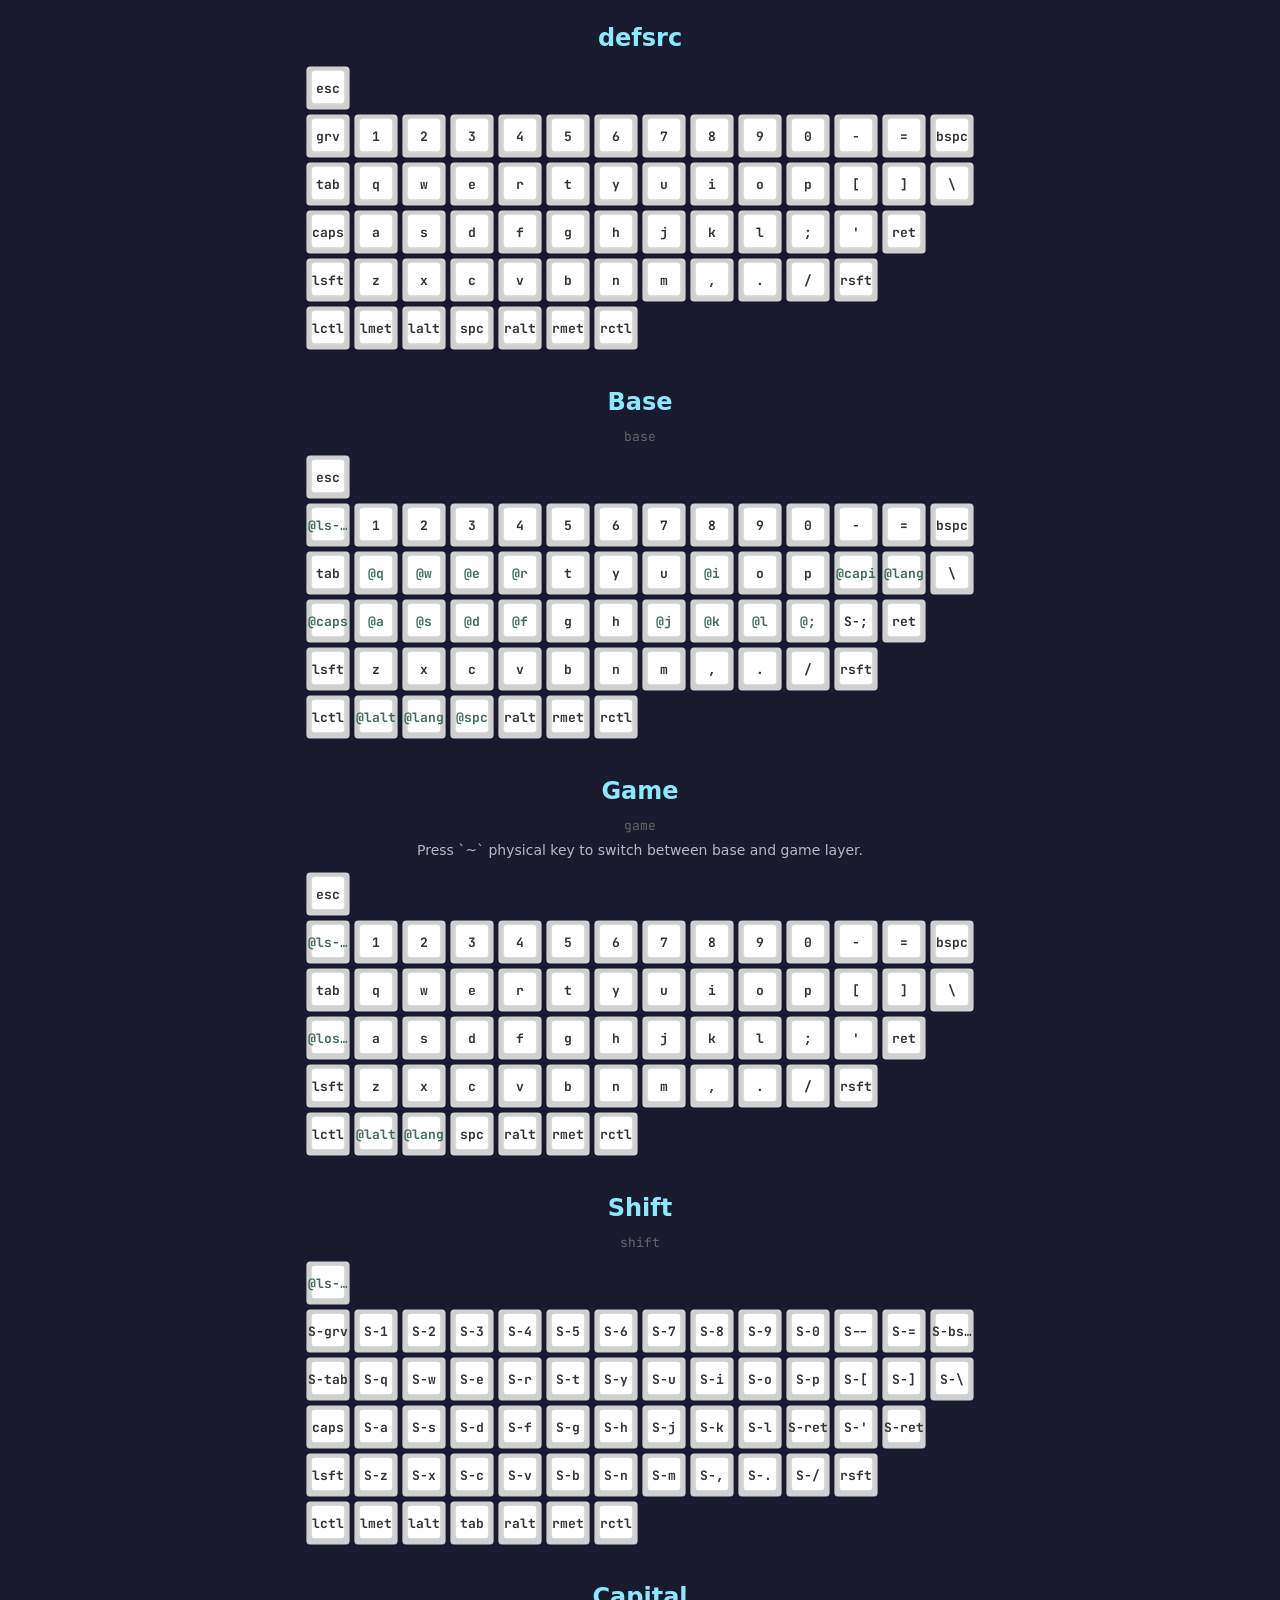
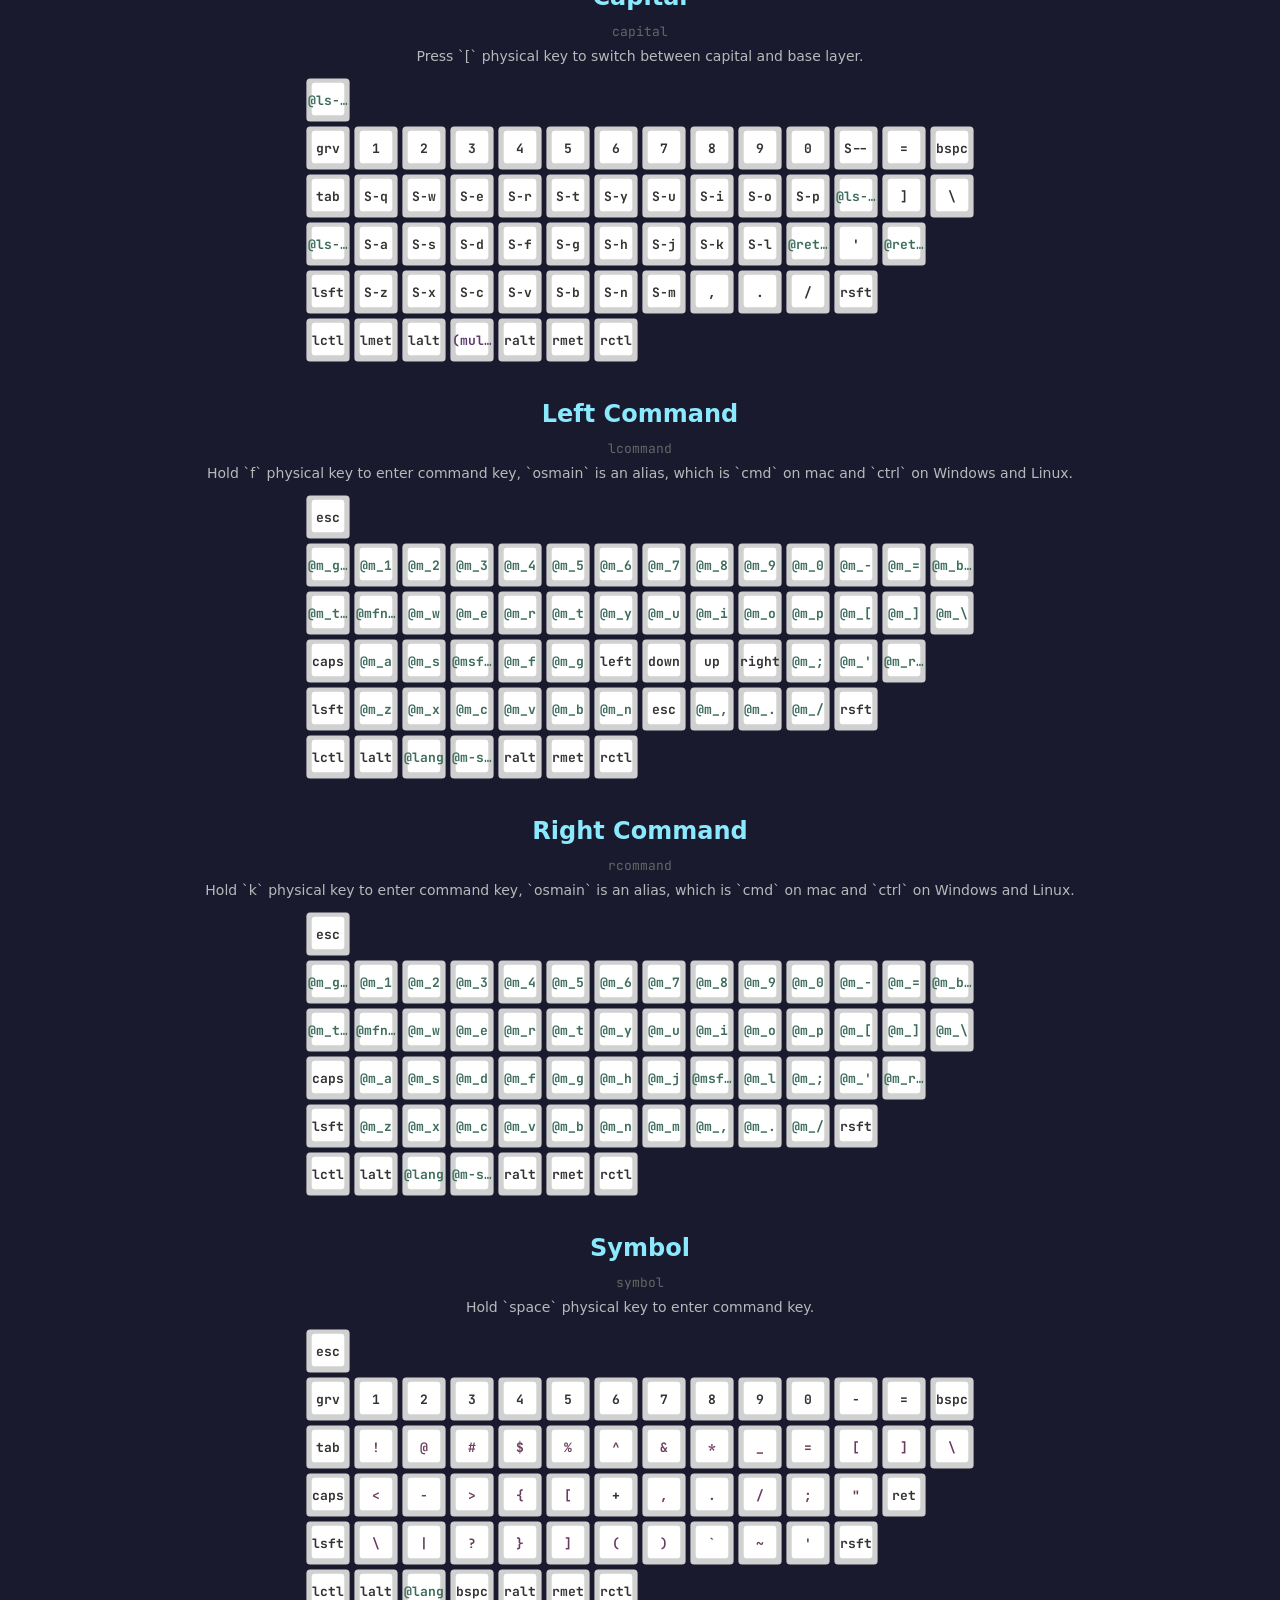
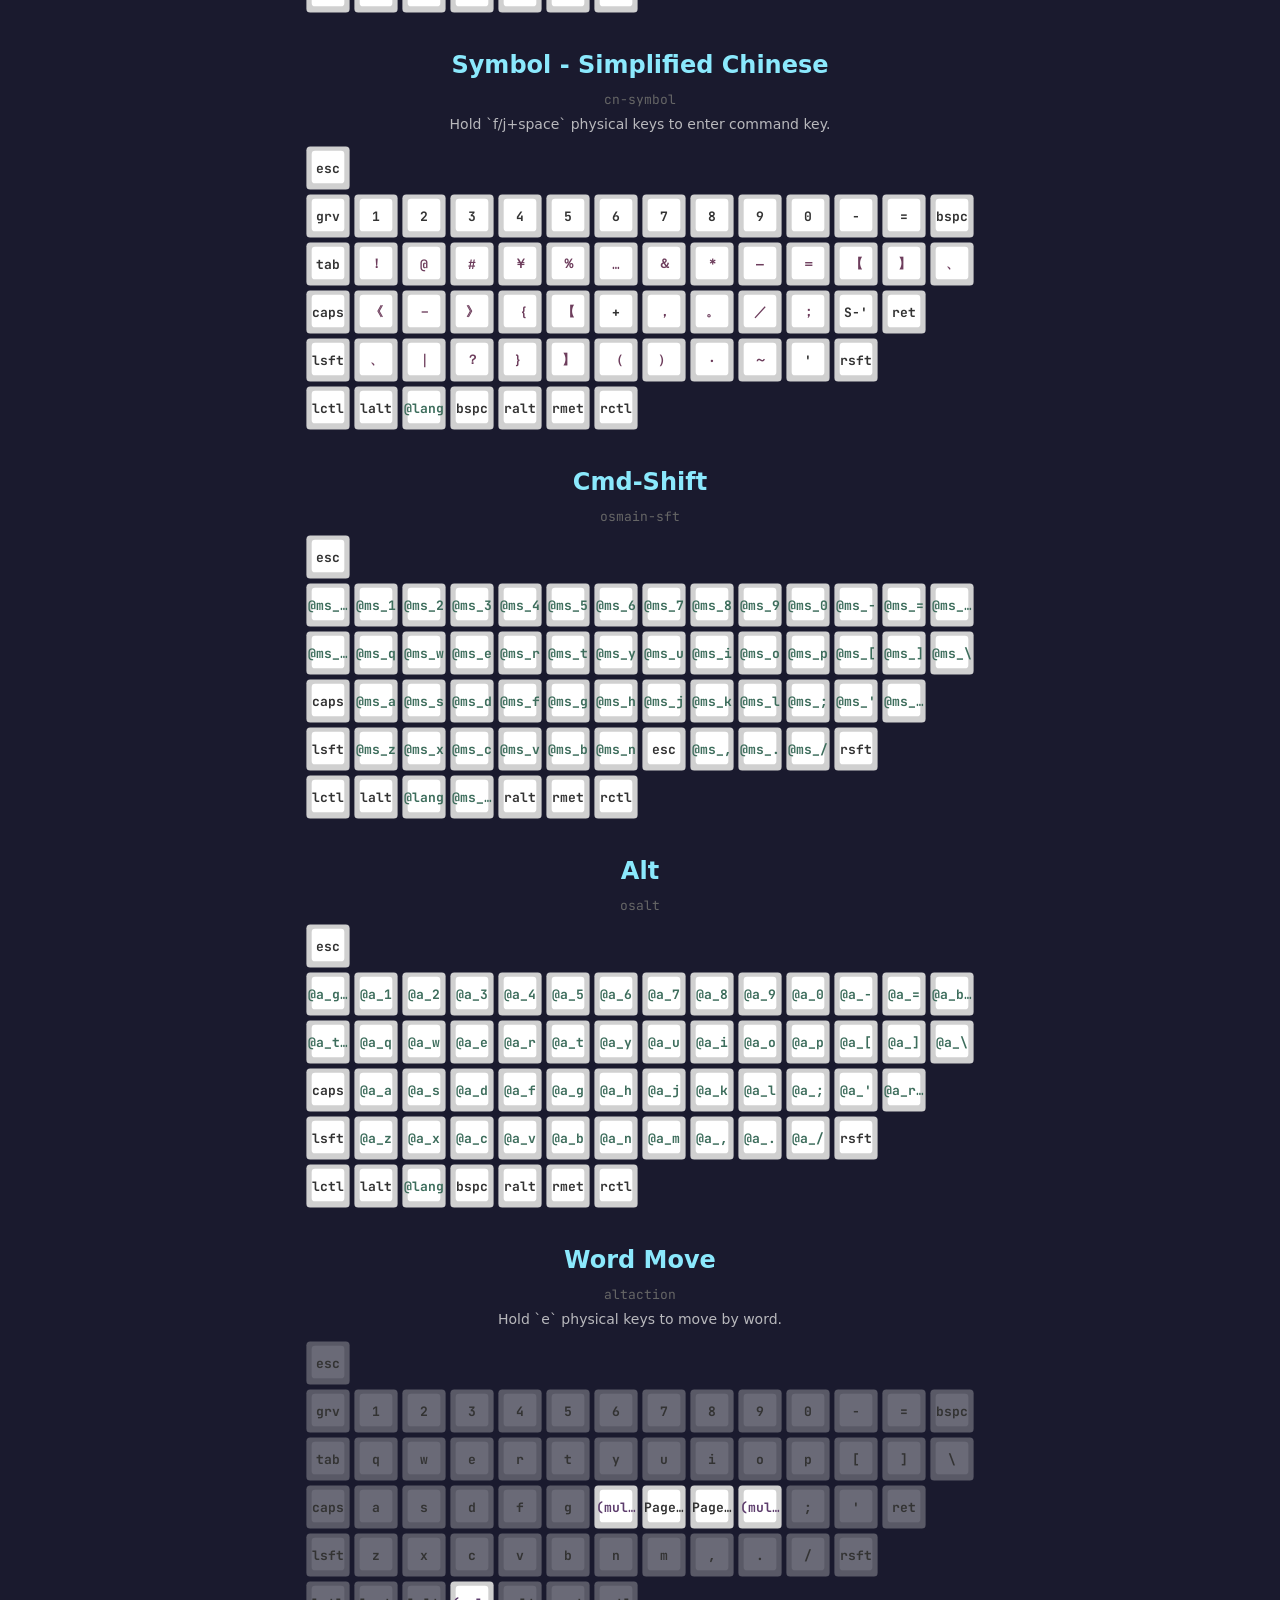
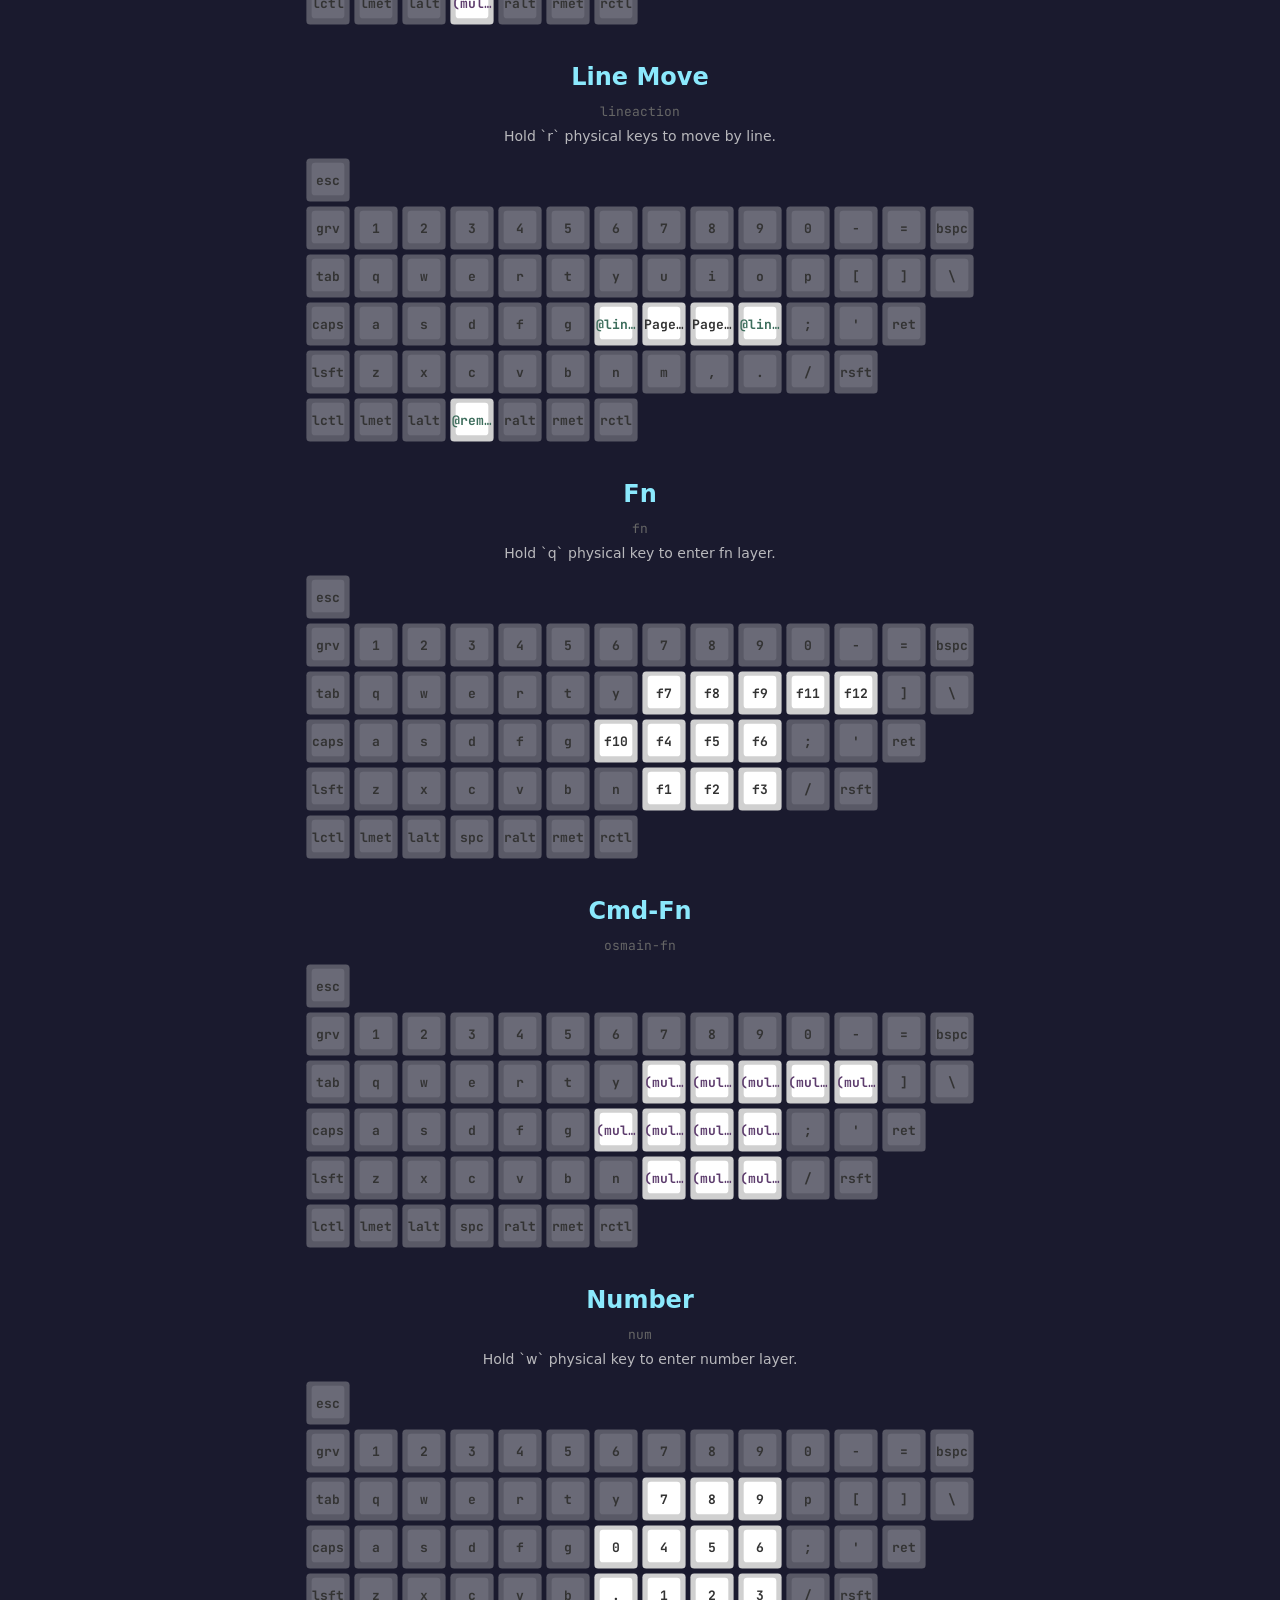
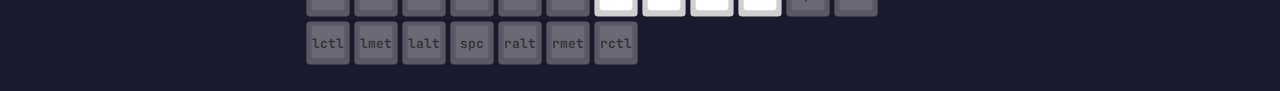
<file: index.html>
<!DOCTYPE html>
<html lang="en">
    <head>
        <meta charset="utf-8">
        <meta name="viewport" content="width=device-width, initial-scale=1">
        <style>:root {
  --bg: #1a1a2e;
  --panel: #2d2d44;
  --border: #3d3d5c;
  --text: #e0e0e0;
  --muted: #666;
  --accent: #8be9fd;
  --key-size: 48px;
  --grid-gap: 0;
}

* {
  box-sizing: border-box;
}

body {
  font-family:
    system-ui,
    -apple-system,
    "Segoe UI",
    sans-serif;
  background: var(--bg);
  color: var(--text);
  margin: 0;
  padding: 24px;
}

.viewer {
  display: flex;
  flex-direction: column;
  gap: 36px;
}

.keyboard h3 {
  margin: 0 0 12px;
  font-size: 24px;
  text-align: center;
  color: var(--accent);
  font-weight: 600;
}

.keyboard-subtitle {
  margin: 0 0 8px;
  text-align: center;
  color: var(--muted);
  font-size: 13px;
  font-family: "JetBrains Mono", monospace;
}

.keyboard-desc {
  margin: 0 0 12px;
  text-align: center;
  color: var(--text);
  font-size: 14px;
  opacity: 0.8;
}

.grid {
  display: grid;
  grid-template-columns: repeat(auto-fit, var(--key-size));
  grid-template-rows: repeat(auto-fill, var(--key-size));
  gap: var(--grid-gap);
  justify-content: center;
}

.key {
  background-color: transparent;
  height: var(--key-size);
  border: none;
  border-radius: 0;
  padding: 8px 4px;
  display: flex;
  align-items: center;
  justify-content: center;
  font-size: 13px;
  position: relative;
  overflow: visible;
  user-select: none;
  box-shadow: none;
  transition: filter 0.1s;
  color: #333;
}

.key:hover {
  filter: brightness(0.9);
}

.key .label {
  position: relative;
  white-space: nowrap;
  overflow: hidden;
  text-overflow: ellipsis;
  text-align: center;
  font-family: "JetBrains Mono", monospace;
  font-weight: bold;
}

.key svg {
  width: var(--key-size);
  height: var(--key-size);
}

.key.passthrough {
  border: none;
}

.key.alias {
  color: #3d6d5c;
  font-weight: bold;
}

.key.unicode {
  color: #6d3d5c;
  font-weight: bold;
}

.key.sexpr {
  color: #5d3d6d;
  font-weight: bold;
}

.key:hover {
  z-index: 10;
}

.key .tooltip {
  display: none;
  position: absolute;
  bottom: calc(100% + 6px);
  left: 50%;
  transform: translateX(-50%);
  background: #000;
  color: #fff;
  padding: 6px 10px;
  border-radius: 4px;
  font-size: 12px;
  font-family: "Cascadia Code", "Consolas", monospace;
  white-space: pre;
  max-width: 420px;
  pointer-events: none;
  box-shadow: 0 2px 8px rgba(0, 0, 0, 0.5);
}

.key:hover .tooltip {
  display: block;
}
</style>
        <title>Kanata Mapping Viewer</title>
        <link rel="preconnect" href="https://fonts.googleapis.com">
        <link rel="preconnect" href="https://fonts.gstatic.com" crossorigin>
        <link href="https://fonts.googleapis.com/css2?family=JetBrains+Mono:ital,wght@0,100..800;1,100..800&display=swap" rel="stylesheet">
    </head>
    <body>
        <style>.key-bg{position:absolute;inset:0;width:100%;height:100%;pointer-events:none;z-index:0;}.key>*:not(.key-bg){position:relative;z-index:1;}.key.passthrough .key-bg{opacity:0.35;}.key.alias .key-bg{filter:hue-rotate(140deg);}.key.unicode .key-bg{filter:hue-rotate(280deg);}.key.sexpr .key-bg{filter:hue-rotate(220deg);}</style><div class="viewer"><section class="keyboard"><h3>defsrc</h3><div class="grid"><div class="key " style="grid-row: 1;"><svg class="key-bg" xmlns="http://www.w3.org/2000/svg" viewBox="0 0 100 100" preserveAspectRatio="none">
  <rect x="5" y="5" width="90" height="90" rx="8" fill="#d0d0d0"/>
  <rect x="16" y="14" width="68" height="68" rx="7" fill="#ffffff"/>
</svg><span class="label">esc</span></div><div class="key " style="grid-row: 2;"><svg class="key-bg" xmlns="http://www.w3.org/2000/svg" viewBox="0 0 100 100" preserveAspectRatio="none">
  <rect x="5" y="5" width="90" height="90" rx="8" fill="#d0d0d0"/>
  <rect x="16" y="14" width="68" height="68" rx="7" fill="#ffffff"/>
</svg><span class="label">grv</span></div><div class="key " style="grid-row: 2;"><svg class="key-bg" xmlns="http://www.w3.org/2000/svg" viewBox="0 0 100 100" preserveAspectRatio="none">
  <rect x="5" y="5" width="90" height="90" rx="8" fill="#d0d0d0"/>
  <rect x="16" y="14" width="68" height="68" rx="7" fill="#ffffff"/>
</svg><span class="label">1</span></div><div class="key " style="grid-row: 2;"><svg class="key-bg" xmlns="http://www.w3.org/2000/svg" viewBox="0 0 100 100" preserveAspectRatio="none">
  <rect x="5" y="5" width="90" height="90" rx="8" fill="#d0d0d0"/>
  <rect x="16" y="14" width="68" height="68" rx="7" fill="#ffffff"/>
</svg><span class="label">2</span></div><div class="key " style="grid-row: 2;"><svg class="key-bg" xmlns="http://www.w3.org/2000/svg" viewBox="0 0 100 100" preserveAspectRatio="none">
  <rect x="5" y="5" width="90" height="90" rx="8" fill="#d0d0d0"/>
  <rect x="16" y="14" width="68" height="68" rx="7" fill="#ffffff"/>
</svg><span class="label">3</span></div><div class="key " style="grid-row: 2;"><svg class="key-bg" xmlns="http://www.w3.org/2000/svg" viewBox="0 0 100 100" preserveAspectRatio="none">
  <rect x="5" y="5" width="90" height="90" rx="8" fill="#d0d0d0"/>
  <rect x="16" y="14" width="68" height="68" rx="7" fill="#ffffff"/>
</svg><span class="label">4</span></div><div class="key " style="grid-row: 2;"><svg class="key-bg" xmlns="http://www.w3.org/2000/svg" viewBox="0 0 100 100" preserveAspectRatio="none">
  <rect x="5" y="5" width="90" height="90" rx="8" fill="#d0d0d0"/>
  <rect x="16" y="14" width="68" height="68" rx="7" fill="#ffffff"/>
</svg><span class="label">5</span></div><div class="key " style="grid-row: 2;"><svg class="key-bg" xmlns="http://www.w3.org/2000/svg" viewBox="0 0 100 100" preserveAspectRatio="none">
  <rect x="5" y="5" width="90" height="90" rx="8" fill="#d0d0d0"/>
  <rect x="16" y="14" width="68" height="68" rx="7" fill="#ffffff"/>
</svg><span class="label">6</span></div><div class="key " style="grid-row: 2;"><svg class="key-bg" xmlns="http://www.w3.org/2000/svg" viewBox="0 0 100 100" preserveAspectRatio="none">
  <rect x="5" y="5" width="90" height="90" rx="8" fill="#d0d0d0"/>
  <rect x="16" y="14" width="68" height="68" rx="7" fill="#ffffff"/>
</svg><span class="label">7</span></div><div class="key " style="grid-row: 2;"><svg class="key-bg" xmlns="http://www.w3.org/2000/svg" viewBox="0 0 100 100" preserveAspectRatio="none">
  <rect x="5" y="5" width="90" height="90" rx="8" fill="#d0d0d0"/>
  <rect x="16" y="14" width="68" height="68" rx="7" fill="#ffffff"/>
</svg><span class="label">8</span></div><div class="key " style="grid-row: 2;"><svg class="key-bg" xmlns="http://www.w3.org/2000/svg" viewBox="0 0 100 100" preserveAspectRatio="none">
  <rect x="5" y="5" width="90" height="90" rx="8" fill="#d0d0d0"/>
  <rect x="16" y="14" width="68" height="68" rx="7" fill="#ffffff"/>
</svg><span class="label">9</span></div><div class="key " style="grid-row: 2;"><svg class="key-bg" xmlns="http://www.w3.org/2000/svg" viewBox="0 0 100 100" preserveAspectRatio="none">
  <rect x="5" y="5" width="90" height="90" rx="8" fill="#d0d0d0"/>
  <rect x="16" y="14" width="68" height="68" rx="7" fill="#ffffff"/>
</svg><span class="label">0</span></div><div class="key " style="grid-row: 2;"><svg class="key-bg" xmlns="http://www.w3.org/2000/svg" viewBox="0 0 100 100" preserveAspectRatio="none">
  <rect x="5" y="5" width="90" height="90" rx="8" fill="#d0d0d0"/>
  <rect x="16" y="14" width="68" height="68" rx="7" fill="#ffffff"/>
</svg><span class="label">-</span></div><div class="key " style="grid-row: 2;"><svg class="key-bg" xmlns="http://www.w3.org/2000/svg" viewBox="0 0 100 100" preserveAspectRatio="none">
  <rect x="5" y="5" width="90" height="90" rx="8" fill="#d0d0d0"/>
  <rect x="16" y="14" width="68" height="68" rx="7" fill="#ffffff"/>
</svg><span class="label">=</span></div><div class="key " style="grid-row: 2;"><svg class="key-bg" xmlns="http://www.w3.org/2000/svg" viewBox="0 0 100 100" preserveAspectRatio="none">
  <rect x="5" y="5" width="90" height="90" rx="8" fill="#d0d0d0"/>
  <rect x="16" y="14" width="68" height="68" rx="7" fill="#ffffff"/>
</svg><span class="label">bspc</span></div><div class="key " style="grid-row: 3;"><svg class="key-bg" xmlns="http://www.w3.org/2000/svg" viewBox="0 0 100 100" preserveAspectRatio="none">
  <rect x="5" y="5" width="90" height="90" rx="8" fill="#d0d0d0"/>
  <rect x="16" y="14" width="68" height="68" rx="7" fill="#ffffff"/>
</svg><span class="label">tab</span></div><div class="key " style="grid-row: 3;"><svg class="key-bg" xmlns="http://www.w3.org/2000/svg" viewBox="0 0 100 100" preserveAspectRatio="none">
  <rect x="5" y="5" width="90" height="90" rx="8" fill="#d0d0d0"/>
  <rect x="16" y="14" width="68" height="68" rx="7" fill="#ffffff"/>
</svg><span class="label">q</span></div><div class="key " style="grid-row: 3;"><svg class="key-bg" xmlns="http://www.w3.org/2000/svg" viewBox="0 0 100 100" preserveAspectRatio="none">
  <rect x="5" y="5" width="90" height="90" rx="8" fill="#d0d0d0"/>
  <rect x="16" y="14" width="68" height="68" rx="7" fill="#ffffff"/>
</svg><span class="label">w</span></div><div class="key " style="grid-row: 3;"><svg class="key-bg" xmlns="http://www.w3.org/2000/svg" viewBox="0 0 100 100" preserveAspectRatio="none">
  <rect x="5" y="5" width="90" height="90" rx="8" fill="#d0d0d0"/>
  <rect x="16" y="14" width="68" height="68" rx="7" fill="#ffffff"/>
</svg><span class="label">e</span></div><div class="key " style="grid-row: 3;"><svg class="key-bg" xmlns="http://www.w3.org/2000/svg" viewBox="0 0 100 100" preserveAspectRatio="none">
  <rect x="5" y="5" width="90" height="90" rx="8" fill="#d0d0d0"/>
  <rect x="16" y="14" width="68" height="68" rx="7" fill="#ffffff"/>
</svg><span class="label">r</span></div><div class="key " style="grid-row: 3;"><svg class="key-bg" xmlns="http://www.w3.org/2000/svg" viewBox="0 0 100 100" preserveAspectRatio="none">
  <rect x="5" y="5" width="90" height="90" rx="8" fill="#d0d0d0"/>
  <rect x="16" y="14" width="68" height="68" rx="7" fill="#ffffff"/>
</svg><span class="label">t</span></div><div class="key " style="grid-row: 3;"><svg class="key-bg" xmlns="http://www.w3.org/2000/svg" viewBox="0 0 100 100" preserveAspectRatio="none">
  <rect x="5" y="5" width="90" height="90" rx="8" fill="#d0d0d0"/>
  <rect x="16" y="14" width="68" height="68" rx="7" fill="#ffffff"/>
</svg><span class="label">y</span></div><div class="key " style="grid-row: 3;"><svg class="key-bg" xmlns="http://www.w3.org/2000/svg" viewBox="0 0 100 100" preserveAspectRatio="none">
  <rect x="5" y="5" width="90" height="90" rx="8" fill="#d0d0d0"/>
  <rect x="16" y="14" width="68" height="68" rx="7" fill="#ffffff"/>
</svg><span class="label">u</span></div><div class="key " style="grid-row: 3;"><svg class="key-bg" xmlns="http://www.w3.org/2000/svg" viewBox="0 0 100 100" preserveAspectRatio="none">
  <rect x="5" y="5" width="90" height="90" rx="8" fill="#d0d0d0"/>
  <rect x="16" y="14" width="68" height="68" rx="7" fill="#ffffff"/>
</svg><span class="label">i</span></div><div class="key " style="grid-row: 3;"><svg class="key-bg" xmlns="http://www.w3.org/2000/svg" viewBox="0 0 100 100" preserveAspectRatio="none">
  <rect x="5" y="5" width="90" height="90" rx="8" fill="#d0d0d0"/>
  <rect x="16" y="14" width="68" height="68" rx="7" fill="#ffffff"/>
</svg><span class="label">o</span></div><div class="key " style="grid-row: 3;"><svg class="key-bg" xmlns="http://www.w3.org/2000/svg" viewBox="0 0 100 100" preserveAspectRatio="none">
  <rect x="5" y="5" width="90" height="90" rx="8" fill="#d0d0d0"/>
  <rect x="16" y="14" width="68" height="68" rx="7" fill="#ffffff"/>
</svg><span class="label">p</span></div><div class="key " style="grid-row: 3;"><svg class="key-bg" xmlns="http://www.w3.org/2000/svg" viewBox="0 0 100 100" preserveAspectRatio="none">
  <rect x="5" y="5" width="90" height="90" rx="8" fill="#d0d0d0"/>
  <rect x="16" y="14" width="68" height="68" rx="7" fill="#ffffff"/>
</svg><span class="label">[</span></div><div class="key " style="grid-row: 3;"><svg class="key-bg" xmlns="http://www.w3.org/2000/svg" viewBox="0 0 100 100" preserveAspectRatio="none">
  <rect x="5" y="5" width="90" height="90" rx="8" fill="#d0d0d0"/>
  <rect x="16" y="14" width="68" height="68" rx="7" fill="#ffffff"/>
</svg><span class="label">]</span></div><div class="key " style="grid-row: 3;"><svg class="key-bg" xmlns="http://www.w3.org/2000/svg" viewBox="0 0 100 100" preserveAspectRatio="none">
  <rect x="5" y="5" width="90" height="90" rx="8" fill="#d0d0d0"/>
  <rect x="16" y="14" width="68" height="68" rx="7" fill="#ffffff"/>
</svg><span class="label">\</span></div><div class="key " style="grid-row: 4;"><svg class="key-bg" xmlns="http://www.w3.org/2000/svg" viewBox="0 0 100 100" preserveAspectRatio="none">
  <rect x="5" y="5" width="90" height="90" rx="8" fill="#d0d0d0"/>
  <rect x="16" y="14" width="68" height="68" rx="7" fill="#ffffff"/>
</svg><span class="label">caps</span></div><div class="key " style="grid-row: 4;"><svg class="key-bg" xmlns="http://www.w3.org/2000/svg" viewBox="0 0 100 100" preserveAspectRatio="none">
  <rect x="5" y="5" width="90" height="90" rx="8" fill="#d0d0d0"/>
  <rect x="16" y="14" width="68" height="68" rx="7" fill="#ffffff"/>
</svg><span class="label">a</span></div><div class="key " style="grid-row: 4;"><svg class="key-bg" xmlns="http://www.w3.org/2000/svg" viewBox="0 0 100 100" preserveAspectRatio="none">
  <rect x="5" y="5" width="90" height="90" rx="8" fill="#d0d0d0"/>
  <rect x="16" y="14" width="68" height="68" rx="7" fill="#ffffff"/>
</svg><span class="label">s</span></div><div class="key " style="grid-row: 4;"><svg class="key-bg" xmlns="http://www.w3.org/2000/svg" viewBox="0 0 100 100" preserveAspectRatio="none">
  <rect x="5" y="5" width="90" height="90" rx="8" fill="#d0d0d0"/>
  <rect x="16" y="14" width="68" height="68" rx="7" fill="#ffffff"/>
</svg><span class="label">d</span></div><div class="key " style="grid-row: 4;"><svg class="key-bg" xmlns="http://www.w3.org/2000/svg" viewBox="0 0 100 100" preserveAspectRatio="none">
  <rect x="5" y="5" width="90" height="90" rx="8" fill="#d0d0d0"/>
  <rect x="16" y="14" width="68" height="68" rx="7" fill="#ffffff"/>
</svg><span class="label">f</span></div><div class="key " style="grid-row: 4;"><svg class="key-bg" xmlns="http://www.w3.org/2000/svg" viewBox="0 0 100 100" preserveAspectRatio="none">
  <rect x="5" y="5" width="90" height="90" rx="8" fill="#d0d0d0"/>
  <rect x="16" y="14" width="68" height="68" rx="7" fill="#ffffff"/>
</svg><span class="label">g</span></div><div class="key " style="grid-row: 4;"><svg class="key-bg" xmlns="http://www.w3.org/2000/svg" viewBox="0 0 100 100" preserveAspectRatio="none">
  <rect x="5" y="5" width="90" height="90" rx="8" fill="#d0d0d0"/>
  <rect x="16" y="14" width="68" height="68" rx="7" fill="#ffffff"/>
</svg><span class="label">h</span></div><div class="key " style="grid-row: 4;"><svg class="key-bg" xmlns="http://www.w3.org/2000/svg" viewBox="0 0 100 100" preserveAspectRatio="none">
  <rect x="5" y="5" width="90" height="90" rx="8" fill="#d0d0d0"/>
  <rect x="16" y="14" width="68" height="68" rx="7" fill="#ffffff"/>
</svg><span class="label">j</span></div><div class="key " style="grid-row: 4;"><svg class="key-bg" xmlns="http://www.w3.org/2000/svg" viewBox="0 0 100 100" preserveAspectRatio="none">
  <rect x="5" y="5" width="90" height="90" rx="8" fill="#d0d0d0"/>
  <rect x="16" y="14" width="68" height="68" rx="7" fill="#ffffff"/>
</svg><span class="label">k</span></div><div class="key " style="grid-row: 4;"><svg class="key-bg" xmlns="http://www.w3.org/2000/svg" viewBox="0 0 100 100" preserveAspectRatio="none">
  <rect x="5" y="5" width="90" height="90" rx="8" fill="#d0d0d0"/>
  <rect x="16" y="14" width="68" height="68" rx="7" fill="#ffffff"/>
</svg><span class="label">l</span></div><div class="key " style="grid-row: 4;"><svg class="key-bg" xmlns="http://www.w3.org/2000/svg" viewBox="0 0 100 100" preserveAspectRatio="none">
  <rect x="5" y="5" width="90" height="90" rx="8" fill="#d0d0d0"/>
  <rect x="16" y="14" width="68" height="68" rx="7" fill="#ffffff"/>
</svg><span class="label">;</span></div><div class="key " style="grid-row: 4;"><svg class="key-bg" xmlns="http://www.w3.org/2000/svg" viewBox="0 0 100 100" preserveAspectRatio="none">
  <rect x="5" y="5" width="90" height="90" rx="8" fill="#d0d0d0"/>
  <rect x="16" y="14" width="68" height="68" rx="7" fill="#ffffff"/>
</svg><span class="label">'</span></div><div class="key " style="grid-row: 4;"><svg class="key-bg" xmlns="http://www.w3.org/2000/svg" viewBox="0 0 100 100" preserveAspectRatio="none">
  <rect x="5" y="5" width="90" height="90" rx="8" fill="#d0d0d0"/>
  <rect x="16" y="14" width="68" height="68" rx="7" fill="#ffffff"/>
</svg><span class="label">ret</span></div><div class="key " style="grid-row: 5;"><svg class="key-bg" xmlns="http://www.w3.org/2000/svg" viewBox="0 0 100 100" preserveAspectRatio="none">
  <rect x="5" y="5" width="90" height="90" rx="8" fill="#d0d0d0"/>
  <rect x="16" y="14" width="68" height="68" rx="7" fill="#ffffff"/>
</svg><span class="label">lsft</span></div><div class="key " style="grid-row: 5;"><svg class="key-bg" xmlns="http://www.w3.org/2000/svg" viewBox="0 0 100 100" preserveAspectRatio="none">
  <rect x="5" y="5" width="90" height="90" rx="8" fill="#d0d0d0"/>
  <rect x="16" y="14" width="68" height="68" rx="7" fill="#ffffff"/>
</svg><span class="label">z</span></div><div class="key " style="grid-row: 5;"><svg class="key-bg" xmlns="http://www.w3.org/2000/svg" viewBox="0 0 100 100" preserveAspectRatio="none">
  <rect x="5" y="5" width="90" height="90" rx="8" fill="#d0d0d0"/>
  <rect x="16" y="14" width="68" height="68" rx="7" fill="#ffffff"/>
</svg><span class="label">x</span></div><div class="key " style="grid-row: 5;"><svg class="key-bg" xmlns="http://www.w3.org/2000/svg" viewBox="0 0 100 100" preserveAspectRatio="none">
  <rect x="5" y="5" width="90" height="90" rx="8" fill="#d0d0d0"/>
  <rect x="16" y="14" width="68" height="68" rx="7" fill="#ffffff"/>
</svg><span class="label">c</span></div><div class="key " style="grid-row: 5;"><svg class="key-bg" xmlns="http://www.w3.org/2000/svg" viewBox="0 0 100 100" preserveAspectRatio="none">
  <rect x="5" y="5" width="90" height="90" rx="8" fill="#d0d0d0"/>
  <rect x="16" y="14" width="68" height="68" rx="7" fill="#ffffff"/>
</svg><span class="label">v</span></div><div class="key " style="grid-row: 5;"><svg class="key-bg" xmlns="http://www.w3.org/2000/svg" viewBox="0 0 100 100" preserveAspectRatio="none">
  <rect x="5" y="5" width="90" height="90" rx="8" fill="#d0d0d0"/>
  <rect x="16" y="14" width="68" height="68" rx="7" fill="#ffffff"/>
</svg><span class="label">b</span></div><div class="key " style="grid-row: 5;"><svg class="key-bg" xmlns="http://www.w3.org/2000/svg" viewBox="0 0 100 100" preserveAspectRatio="none">
  <rect x="5" y="5" width="90" height="90" rx="8" fill="#d0d0d0"/>
  <rect x="16" y="14" width="68" height="68" rx="7" fill="#ffffff"/>
</svg><span class="label">n</span></div><div class="key " style="grid-row: 5;"><svg class="key-bg" xmlns="http://www.w3.org/2000/svg" viewBox="0 0 100 100" preserveAspectRatio="none">
  <rect x="5" y="5" width="90" height="90" rx="8" fill="#d0d0d0"/>
  <rect x="16" y="14" width="68" height="68" rx="7" fill="#ffffff"/>
</svg><span class="label">m</span></div><div class="key " style="grid-row: 5;"><svg class="key-bg" xmlns="http://www.w3.org/2000/svg" viewBox="0 0 100 100" preserveAspectRatio="none">
  <rect x="5" y="5" width="90" height="90" rx="8" fill="#d0d0d0"/>
  <rect x="16" y="14" width="68" height="68" rx="7" fill="#ffffff"/>
</svg><span class="label">,</span></div><div class="key " style="grid-row: 5;"><svg class="key-bg" xmlns="http://www.w3.org/2000/svg" viewBox="0 0 100 100" preserveAspectRatio="none">
  <rect x="5" y="5" width="90" height="90" rx="8" fill="#d0d0d0"/>
  <rect x="16" y="14" width="68" height="68" rx="7" fill="#ffffff"/>
</svg><span class="label">.</span></div><div class="key " style="grid-row: 5;"><svg class="key-bg" xmlns="http://www.w3.org/2000/svg" viewBox="0 0 100 100" preserveAspectRatio="none">
  <rect x="5" y="5" width="90" height="90" rx="8" fill="#d0d0d0"/>
  <rect x="16" y="14" width="68" height="68" rx="7" fill="#ffffff"/>
</svg><span class="label">/</span></div><div class="key " style="grid-row: 5;"><svg class="key-bg" xmlns="http://www.w3.org/2000/svg" viewBox="0 0 100 100" preserveAspectRatio="none">
  <rect x="5" y="5" width="90" height="90" rx="8" fill="#d0d0d0"/>
  <rect x="16" y="14" width="68" height="68" rx="7" fill="#ffffff"/>
</svg><span class="label">rsft</span></div><div class="key " style="grid-row: 6;"><svg class="key-bg" xmlns="http://www.w3.org/2000/svg" viewBox="0 0 100 100" preserveAspectRatio="none">
  <rect x="5" y="5" width="90" height="90" rx="8" fill="#d0d0d0"/>
  <rect x="16" y="14" width="68" height="68" rx="7" fill="#ffffff"/>
</svg><span class="label">lctl</span></div><div class="key " style="grid-row: 6;"><svg class="key-bg" xmlns="http://www.w3.org/2000/svg" viewBox="0 0 100 100" preserveAspectRatio="none">
  <rect x="5" y="5" width="90" height="90" rx="8" fill="#d0d0d0"/>
  <rect x="16" y="14" width="68" height="68" rx="7" fill="#ffffff"/>
</svg><span class="label">lmet</span></div><div class="key " style="grid-row: 6;"><svg class="key-bg" xmlns="http://www.w3.org/2000/svg" viewBox="0 0 100 100" preserveAspectRatio="none">
  <rect x="5" y="5" width="90" height="90" rx="8" fill="#d0d0d0"/>
  <rect x="16" y="14" width="68" height="68" rx="7" fill="#ffffff"/>
</svg><span class="label">lalt</span></div><div class="key " style="grid-row: 6;"><svg class="key-bg" xmlns="http://www.w3.org/2000/svg" viewBox="0 0 100 100" preserveAspectRatio="none">
  <rect x="5" y="5" width="90" height="90" rx="8" fill="#d0d0d0"/>
  <rect x="16" y="14" width="68" height="68" rx="7" fill="#ffffff"/>
</svg><span class="label">spc</span></div><div class="key " style="grid-row: 6;"><svg class="key-bg" xmlns="http://www.w3.org/2000/svg" viewBox="0 0 100 100" preserveAspectRatio="none">
  <rect x="5" y="5" width="90" height="90" rx="8" fill="#d0d0d0"/>
  <rect x="16" y="14" width="68" height="68" rx="7" fill="#ffffff"/>
</svg><span class="label">ralt</span></div><div class="key " style="grid-row: 6;"><svg class="key-bg" xmlns="http://www.w3.org/2000/svg" viewBox="0 0 100 100" preserveAspectRatio="none">
  <rect x="5" y="5" width="90" height="90" rx="8" fill="#d0d0d0"/>
  <rect x="16" y="14" width="68" height="68" rx="7" fill="#ffffff"/>
</svg><span class="label">rmet</span></div><div class="key " style="grid-row: 6;"><svg class="key-bg" xmlns="http://www.w3.org/2000/svg" viewBox="0 0 100 100" preserveAspectRatio="none">
  <rect x="5" y="5" width="90" height="90" rx="8" fill="#d0d0d0"/>
  <rect x="16" y="14" width="68" height="68" rx="7" fill="#ffffff"/>
</svg><span class="label">rctl</span></div></div></section><section class="keyboard"><h3>Base</h3><p class="keyboard-subtitle">base</p><div class="grid"><div class="key " style="grid-row: 1;"><svg class="key-bg" xmlns="http://www.w3.org/2000/svg" viewBox="0 0 100 100" preserveAspectRatio="none">
  <rect x="5" y="5" width="90" height="90" rx="8" fill="#d0d0d0"/>
  <rect x="16" y="14" width="68" height="68" rx="7" fill="#ffffff"/>
</svg><span class="label">esc</span></div><div class="key alias" style="grid-row: 2;"><svg class="key-bg" xmlns="http://www.w3.org/2000/svg" viewBox="0 0 100 100" preserveAspectRatio="none">
  <rect x="5" y="5" width="90" height="90" rx="8" fill="#d0d0d0"/>
  <rect x="16" y="14" width="68" height="68" rx="7" fill="#ffffff"/>
</svg><span class="label">@ls-game</span><span class="tooltip">(layer-switch game)</span></div><div class="key " style="grid-row: 2;"><svg class="key-bg" xmlns="http://www.w3.org/2000/svg" viewBox="0 0 100 100" preserveAspectRatio="none">
  <rect x="5" y="5" width="90" height="90" rx="8" fill="#d0d0d0"/>
  <rect x="16" y="14" width="68" height="68" rx="7" fill="#ffffff"/>
</svg><span class="label">1</span></div><div class="key " style="grid-row: 2;"><svg class="key-bg" xmlns="http://www.w3.org/2000/svg" viewBox="0 0 100 100" preserveAspectRatio="none">
  <rect x="5" y="5" width="90" height="90" rx="8" fill="#d0d0d0"/>
  <rect x="16" y="14" width="68" height="68" rx="7" fill="#ffffff"/>
</svg><span class="label">2</span></div><div class="key " style="grid-row: 2;"><svg class="key-bg" xmlns="http://www.w3.org/2000/svg" viewBox="0 0 100 100" preserveAspectRatio="none">
  <rect x="5" y="5" width="90" height="90" rx="8" fill="#d0d0d0"/>
  <rect x="16" y="14" width="68" height="68" rx="7" fill="#ffffff"/>
</svg><span class="label">3</span></div><div class="key " style="grid-row: 2;"><svg class="key-bg" xmlns="http://www.w3.org/2000/svg" viewBox="0 0 100 100" preserveAspectRatio="none">
  <rect x="5" y="5" width="90" height="90" rx="8" fill="#d0d0d0"/>
  <rect x="16" y="14" width="68" height="68" rx="7" fill="#ffffff"/>
</svg><span class="label">4</span></div><div class="key " style="grid-row: 2;"><svg class="key-bg" xmlns="http://www.w3.org/2000/svg" viewBox="0 0 100 100" preserveAspectRatio="none">
  <rect x="5" y="5" width="90" height="90" rx="8" fill="#d0d0d0"/>
  <rect x="16" y="14" width="68" height="68" rx="7" fill="#ffffff"/>
</svg><span class="label">5</span></div><div class="key " style="grid-row: 2;"><svg class="key-bg" xmlns="http://www.w3.org/2000/svg" viewBox="0 0 100 100" preserveAspectRatio="none">
  <rect x="5" y="5" width="90" height="90" rx="8" fill="#d0d0d0"/>
  <rect x="16" y="14" width="68" height="68" rx="7" fill="#ffffff"/>
</svg><span class="label">6</span></div><div class="key " style="grid-row: 2;"><svg class="key-bg" xmlns="http://www.w3.org/2000/svg" viewBox="0 0 100 100" preserveAspectRatio="none">
  <rect x="5" y="5" width="90" height="90" rx="8" fill="#d0d0d0"/>
  <rect x="16" y="14" width="68" height="68" rx="7" fill="#ffffff"/>
</svg><span class="label">7</span></div><div class="key " style="grid-row: 2;"><svg class="key-bg" xmlns="http://www.w3.org/2000/svg" viewBox="0 0 100 100" preserveAspectRatio="none">
  <rect x="5" y="5" width="90" height="90" rx="8" fill="#d0d0d0"/>
  <rect x="16" y="14" width="68" height="68" rx="7" fill="#ffffff"/>
</svg><span class="label">8</span></div><div class="key " style="grid-row: 2;"><svg class="key-bg" xmlns="http://www.w3.org/2000/svg" viewBox="0 0 100 100" preserveAspectRatio="none">
  <rect x="5" y="5" width="90" height="90" rx="8" fill="#d0d0d0"/>
  <rect x="16" y="14" width="68" height="68" rx="7" fill="#ffffff"/>
</svg><span class="label">9</span></div><div class="key " style="grid-row: 2;"><svg class="key-bg" xmlns="http://www.w3.org/2000/svg" viewBox="0 0 100 100" preserveAspectRatio="none">
  <rect x="5" y="5" width="90" height="90" rx="8" fill="#d0d0d0"/>
  <rect x="16" y="14" width="68" height="68" rx="7" fill="#ffffff"/>
</svg><span class="label">0</span></div><div class="key " style="grid-row: 2;"><svg class="key-bg" xmlns="http://www.w3.org/2000/svg" viewBox="0 0 100 100" preserveAspectRatio="none">
  <rect x="5" y="5" width="90" height="90" rx="8" fill="#d0d0d0"/>
  <rect x="16" y="14" width="68" height="68" rx="7" fill="#ffffff"/>
</svg><span class="label">-</span></div><div class="key " style="grid-row: 2;"><svg class="key-bg" xmlns="http://www.w3.org/2000/svg" viewBox="0 0 100 100" preserveAspectRatio="none">
  <rect x="5" y="5" width="90" height="90" rx="8" fill="#d0d0d0"/>
  <rect x="16" y="14" width="68" height="68" rx="7" fill="#ffffff"/>
</svg><span class="label">=</span></div><div class="key " style="grid-row: 2;"><svg class="key-bg" xmlns="http://www.w3.org/2000/svg" viewBox="0 0 100 100" preserveAspectRatio="none">
  <rect x="5" y="5" width="90" height="90" rx="8" fill="#d0d0d0"/>
  <rect x="16" y="14" width="68" height="68" rx="7" fill="#ffffff"/>
</svg><span class="label">bspc</span></div><div class="key " style="grid-row: 3;"><svg class="key-bg" xmlns="http://www.w3.org/2000/svg" viewBox="0 0 100 100" preserveAspectRatio="none">
  <rect x="5" y="5" width="90" height="90" rx="8" fill="#d0d0d0"/>
  <rect x="16" y="14" width="68" height="68" rx="7" fill="#ffffff"/>
</svg><span class="label">tab</span></div><div class="key alias" style="grid-row: 3;"><svg class="key-bg" xmlns="http://www.w3.org/2000/svg" viewBox="0 0 100 100" preserveAspectRatio="none">
  <rect x="5" y="5" width="90" height="90" rx="8" fill="#d0d0d0"/>
  <rect x="16" y="14" width="68" height="68" rx="7" fill="#ffffff"/>
</svg><span class="label">@q</span><span class="tooltip">(tap-hold-release 200 200 q @held-fn-layer)</span></div><div class="key alias" style="grid-row: 3;"><svg class="key-bg" xmlns="http://www.w3.org/2000/svg" viewBox="0 0 100 100" preserveAspectRatio="none">
  <rect x="5" y="5" width="90" height="90" rx="8" fill="#d0d0d0"/>
  <rect x="16" y="14" width="68" height="68" rx="7" fill="#ffffff"/>
</svg><span class="label">@w</span><span class="tooltip">(tap-hold-release 200 200 w @held-num-layer)</span></div><div class="key alias" style="grid-row: 3;"><svg class="key-bg" xmlns="http://www.w3.org/2000/svg" viewBox="0 0 100 100" preserveAspectRatio="none">
  <rect x="5" y="5" width="90" height="90" rx="8" fill="#d0d0d0"/>
  <rect x="16" y="14" width="68" height="68" rx="7" fill="#ffffff"/>
</svg><span class="label">@e</span><span class="tooltip">(tap-hold-release 200 200 e @held-altaction-layer)</span></div><div class="key alias" style="grid-row: 3;"><svg class="key-bg" xmlns="http://www.w3.org/2000/svg" viewBox="0 0 100 100" preserveAspectRatio="none">
  <rect x="5" y="5" width="90" height="90" rx="8" fill="#d0d0d0"/>
  <rect x="16" y="14" width="68" height="68" rx="7" fill="#ffffff"/>
</svg><span class="label">@r</span><span class="tooltip">(tap-hold-release 200 200 r @held-lineaction-layer)</span></div><div class="key " style="grid-row: 3;"><svg class="key-bg" xmlns="http://www.w3.org/2000/svg" viewBox="0 0 100 100" preserveAspectRatio="none">
  <rect x="5" y="5" width="90" height="90" rx="8" fill="#d0d0d0"/>
  <rect x="16" y="14" width="68" height="68" rx="7" fill="#ffffff"/>
</svg><span class="label">t</span></div><div class="key " style="grid-row: 3;"><svg class="key-bg" xmlns="http://www.w3.org/2000/svg" viewBox="0 0 100 100" preserveAspectRatio="none">
  <rect x="5" y="5" width="90" height="90" rx="8" fill="#d0d0d0"/>
  <rect x="16" y="14" width="68" height="68" rx="7" fill="#ffffff"/>
</svg><span class="label">y</span></div><div class="key " style="grid-row: 3;"><svg class="key-bg" xmlns="http://www.w3.org/2000/svg" viewBox="0 0 100 100" preserveAspectRatio="none">
  <rect x="5" y="5" width="90" height="90" rx="8" fill="#d0d0d0"/>
  <rect x="16" y="14" width="68" height="68" rx="7" fill="#ffffff"/>
</svg><span class="label">u</span></div><div class="key alias" style="grid-row: 3;"><svg class="key-bg" xmlns="http://www.w3.org/2000/svg" viewBox="0 0 100 100" preserveAspectRatio="none">
  <rect x="5" y="5" width="90" height="90" rx="8" fill="#d0d0d0"/>
  <rect x="16" y="14" width="68" height="68" rx="7" fill="#ffffff"/>
</svg><span class="label">@i</span><span class="tooltip">(tap-hold-release 200 200 i @held-altaction-layer)</span></div><div class="key " style="grid-row: 3;"><svg class="key-bg" xmlns="http://www.w3.org/2000/svg" viewBox="0 0 100 100" preserveAspectRatio="none">
  <rect x="5" y="5" width="90" height="90" rx="8" fill="#d0d0d0"/>
  <rect x="16" y="14" width="68" height="68" rx="7" fill="#ffffff"/>
</svg><span class="label">o</span></div><div class="key " style="grid-row: 3;"><svg class="key-bg" xmlns="http://www.w3.org/2000/svg" viewBox="0 0 100 100" preserveAspectRatio="none">
  <rect x="5" y="5" width="90" height="90" rx="8" fill="#d0d0d0"/>
  <rect x="16" y="14" width="68" height="68" rx="7" fill="#ffffff"/>
</svg><span class="label">p</span></div><div class="key alias" style="grid-row: 3;"><svg class="key-bg" xmlns="http://www.w3.org/2000/svg" viewBox="0 0 100 100" preserveAspectRatio="none">
  <rect x="5" y="5" width="90" height="90" rx="8" fill="#d0d0d0"/>
  <rect x="16" y="14" width="68" height="68" rx="7" fill="#ffffff"/>
</svg><span class="label">@capi</span><span class="tooltip">(tap-hold-release 200 200 (layer-switch capital) lsft)</span></div><div class="key alias" style="grid-row: 3;"><svg class="key-bg" xmlns="http://www.w3.org/2000/svg" viewBox="0 0 100 100" preserveAspectRatio="none">
  <rect x="5" y="5" width="90" height="90" rx="8" fill="#d0d0d0"/>
  <rect x="16" y="14" width="68" height="68" rx="7" fill="#ffffff"/>
</svg><span class="label">@lang</span><span class="tooltip">(multi lctl spc)</span></div><div class="key " style="grid-row: 3;"><svg class="key-bg" xmlns="http://www.w3.org/2000/svg" viewBox="0 0 100 100" preserveAspectRatio="none">
  <rect x="5" y="5" width="90" height="90" rx="8" fill="#d0d0d0"/>
  <rect x="16" y="14" width="68" height="68" rx="7" fill="#ffffff"/>
</svg><span class="label">\</span></div><div class="key alias" style="grid-row: 4;"><svg class="key-bg" xmlns="http://www.w3.org/2000/svg" viewBox="0 0 100 100" preserveAspectRatio="none">
  <rect x="5" y="5" width="90" height="90" rx="8" fill="#d0d0d0"/>
  <rect x="16" y="14" width="68" height="68" rx="7" fill="#ffffff"/>
</svg><span class="label">@caps</span><span class="tooltip">(tap-hold-release 200 200 esc (one-shot 2000 @losmain))</span></div><div class="key alias" style="grid-row: 4;"><svg class="key-bg" xmlns="http://www.w3.org/2000/svg" viewBox="0 0 100 100" preserveAspectRatio="none">
  <rect x="5" y="5" width="90" height="90" rx="8" fill="#d0d0d0"/>
  <rect x="16" y="14" width="68" height="68" rx="7" fill="#ffffff"/>
</svg><span class="label">@a</span><span class="tooltip">(tap-hold-release 200 200 a (one-shot 2000 @losmet))</span></div><div class="key alias" style="grid-row: 4;"><svg class="key-bg" xmlns="http://www.w3.org/2000/svg" viewBox="0 0 100 100" preserveAspectRatio="none">
  <rect x="5" y="5" width="90" height="90" rx="8" fill="#d0d0d0"/>
  <rect x="16" y="14" width="68" height="68" rx="7" fill="#ffffff"/>
</svg><span class="label">@s</span><span class="tooltip">(tap-hold-release 200 200 s @held-osalt-layer)</span></div><div class="key alias" style="grid-row: 4;"><svg class="key-bg" xmlns="http://www.w3.org/2000/svg" viewBox="0 0 100 100" preserveAspectRatio="none">
  <rect x="5" y="5" width="90" height="90" rx="8" fill="#d0d0d0"/>
  <rect x="16" y="14" width="68" height="68" rx="7" fill="#ffffff"/>
</svg><span class="label">@d</span><span class="tooltip">(tap-hold-release 200 200 d @held-shift-layer)</span></div><div class="key alias" style="grid-row: 4;"><svg class="key-bg" xmlns="http://www.w3.org/2000/svg" viewBox="0 0 100 100" preserveAspectRatio="none">
  <rect x="5" y="5" width="90" height="90" rx="8" fill="#d0d0d0"/>
  <rect x="16" y="14" width="68" height="68" rx="7" fill="#ffffff"/>
</svg><span class="label">@f</span><span class="tooltip">(tap-hold-release 200 200 f (layer-while-held lcommand))</span></div><div class="key " style="grid-row: 4;"><svg class="key-bg" xmlns="http://www.w3.org/2000/svg" viewBox="0 0 100 100" preserveAspectRatio="none">
  <rect x="5" y="5" width="90" height="90" rx="8" fill="#d0d0d0"/>
  <rect x="16" y="14" width="68" height="68" rx="7" fill="#ffffff"/>
</svg><span class="label">g</span></div><div class="key " style="grid-row: 4;"><svg class="key-bg" xmlns="http://www.w3.org/2000/svg" viewBox="0 0 100 100" preserveAspectRatio="none">
  <rect x="5" y="5" width="90" height="90" rx="8" fill="#d0d0d0"/>
  <rect x="16" y="14" width="68" height="68" rx="7" fill="#ffffff"/>
</svg><span class="label">h</span></div><div class="key alias" style="grid-row: 4;"><svg class="key-bg" xmlns="http://www.w3.org/2000/svg" viewBox="0 0 100 100" preserveAspectRatio="none">
  <rect x="5" y="5" width="90" height="90" rx="8" fill="#d0d0d0"/>
  <rect x="16" y="14" width="68" height="68" rx="7" fill="#ffffff"/>
</svg><span class="label">@j</span><span class="tooltip">(tap-hold-release 200 200 j (layer-while-held rcommand))</span></div><div class="key alias" style="grid-row: 4;"><svg class="key-bg" xmlns="http://www.w3.org/2000/svg" viewBox="0 0 100 100" preserveAspectRatio="none">
  <rect x="5" y="5" width="90" height="90" rx="8" fill="#d0d0d0"/>
  <rect x="16" y="14" width="68" height="68" rx="7" fill="#ffffff"/>
</svg><span class="label">@k</span><span class="tooltip">(tap-hold-release 200 200 k @held-shift-layer)</span></div><div class="key alias" style="grid-row: 4;"><svg class="key-bg" xmlns="http://www.w3.org/2000/svg" viewBox="0 0 100 100" preserveAspectRatio="none">
  <rect x="5" y="5" width="90" height="90" rx="8" fill="#d0d0d0"/>
  <rect x="16" y="14" width="68" height="68" rx="7" fill="#ffffff"/>
</svg><span class="label">@l</span><span class="tooltip">(tap-hold-release 200 200 l @held-osalt-layer)</span></div><div class="key alias" style="grid-row: 4;"><svg class="key-bg" xmlns="http://www.w3.org/2000/svg" viewBox="0 0 100 100" preserveAspectRatio="none">
  <rect x="5" y="5" width="90" height="90" rx="8" fill="#d0d0d0"/>
  <rect x="16" y="14" width="68" height="68" rx="7" fill="#ffffff"/>
</svg><span class="label">@;</span><span class="tooltip">(tap-hold-release 200 200 ret (one-shot 2000 @losmet))</span></div><div class="key " style="grid-row: 4;"><svg class="key-bg" xmlns="http://www.w3.org/2000/svg" viewBox="0 0 100 100" preserveAspectRatio="none">
  <rect x="5" y="5" width="90" height="90" rx="8" fill="#d0d0d0"/>
  <rect x="16" y="14" width="68" height="68" rx="7" fill="#ffffff"/>
</svg><span class="label">S-;</span></div><div class="key " style="grid-row: 4;"><svg class="key-bg" xmlns="http://www.w3.org/2000/svg" viewBox="0 0 100 100" preserveAspectRatio="none">
  <rect x="5" y="5" width="90" height="90" rx="8" fill="#d0d0d0"/>
  <rect x="16" y="14" width="68" height="68" rx="7" fill="#ffffff"/>
</svg><span class="label">ret</span></div><div class="key " style="grid-row: 5;"><svg class="key-bg" xmlns="http://www.w3.org/2000/svg" viewBox="0 0 100 100" preserveAspectRatio="none">
  <rect x="5" y="5" width="90" height="90" rx="8" fill="#d0d0d0"/>
  <rect x="16" y="14" width="68" height="68" rx="7" fill="#ffffff"/>
</svg><span class="label">lsft</span></div><div class="key " style="grid-row: 5;"><svg class="key-bg" xmlns="http://www.w3.org/2000/svg" viewBox="0 0 100 100" preserveAspectRatio="none">
  <rect x="5" y="5" width="90" height="90" rx="8" fill="#d0d0d0"/>
  <rect x="16" y="14" width="68" height="68" rx="7" fill="#ffffff"/>
</svg><span class="label">z</span></div><div class="key " style="grid-row: 5;"><svg class="key-bg" xmlns="http://www.w3.org/2000/svg" viewBox="0 0 100 100" preserveAspectRatio="none">
  <rect x="5" y="5" width="90" height="90" rx="8" fill="#d0d0d0"/>
  <rect x="16" y="14" width="68" height="68" rx="7" fill="#ffffff"/>
</svg><span class="label">x</span></div><div class="key " style="grid-row: 5;"><svg class="key-bg" xmlns="http://www.w3.org/2000/svg" viewBox="0 0 100 100" preserveAspectRatio="none">
  <rect x="5" y="5" width="90" height="90" rx="8" fill="#d0d0d0"/>
  <rect x="16" y="14" width="68" height="68" rx="7" fill="#ffffff"/>
</svg><span class="label">c</span></div><div class="key " style="grid-row: 5;"><svg class="key-bg" xmlns="http://www.w3.org/2000/svg" viewBox="0 0 100 100" preserveAspectRatio="none">
  <rect x="5" y="5" width="90" height="90" rx="8" fill="#d0d0d0"/>
  <rect x="16" y="14" width="68" height="68" rx="7" fill="#ffffff"/>
</svg><span class="label">v</span></div><div class="key " style="grid-row: 5;"><svg class="key-bg" xmlns="http://www.w3.org/2000/svg" viewBox="0 0 100 100" preserveAspectRatio="none">
  <rect x="5" y="5" width="90" height="90" rx="8" fill="#d0d0d0"/>
  <rect x="16" y="14" width="68" height="68" rx="7" fill="#ffffff"/>
</svg><span class="label">b</span></div><div class="key " style="grid-row: 5;"><svg class="key-bg" xmlns="http://www.w3.org/2000/svg" viewBox="0 0 100 100" preserveAspectRatio="none">
  <rect x="5" y="5" width="90" height="90" rx="8" fill="#d0d0d0"/>
  <rect x="16" y="14" width="68" height="68" rx="7" fill="#ffffff"/>
</svg><span class="label">n</span></div><div class="key " style="grid-row: 5;"><svg class="key-bg" xmlns="http://www.w3.org/2000/svg" viewBox="0 0 100 100" preserveAspectRatio="none">
  <rect x="5" y="5" width="90" height="90" rx="8" fill="#d0d0d0"/>
  <rect x="16" y="14" width="68" height="68" rx="7" fill="#ffffff"/>
</svg><span class="label">m</span></div><div class="key " style="grid-row: 5;"><svg class="key-bg" xmlns="http://www.w3.org/2000/svg" viewBox="0 0 100 100" preserveAspectRatio="none">
  <rect x="5" y="5" width="90" height="90" rx="8" fill="#d0d0d0"/>
  <rect x="16" y="14" width="68" height="68" rx="7" fill="#ffffff"/>
</svg><span class="label">,</span></div><div class="key " style="grid-row: 5;"><svg class="key-bg" xmlns="http://www.w3.org/2000/svg" viewBox="0 0 100 100" preserveAspectRatio="none">
  <rect x="5" y="5" width="90" height="90" rx="8" fill="#d0d0d0"/>
  <rect x="16" y="14" width="68" height="68" rx="7" fill="#ffffff"/>
</svg><span class="label">.</span></div><div class="key " style="grid-row: 5;"><svg class="key-bg" xmlns="http://www.w3.org/2000/svg" viewBox="0 0 100 100" preserveAspectRatio="none">
  <rect x="5" y="5" width="90" height="90" rx="8" fill="#d0d0d0"/>
  <rect x="16" y="14" width="68" height="68" rx="7" fill="#ffffff"/>
</svg><span class="label">/</span></div><div class="key " style="grid-row: 5;"><svg class="key-bg" xmlns="http://www.w3.org/2000/svg" viewBox="0 0 100 100" preserveAspectRatio="none">
  <rect x="5" y="5" width="90" height="90" rx="8" fill="#d0d0d0"/>
  <rect x="16" y="14" width="68" height="68" rx="7" fill="#ffffff"/>
</svg><span class="label">rsft</span></div><div class="key " style="grid-row: 6;"><svg class="key-bg" xmlns="http://www.w3.org/2000/svg" viewBox="0 0 100 100" preserveAspectRatio="none">
  <rect x="5" y="5" width="90" height="90" rx="8" fill="#d0d0d0"/>
  <rect x="16" y="14" width="68" height="68" rx="7" fill="#ffffff"/>
</svg><span class="label">lctl</span></div><div class="key alias" style="grid-row: 6;"><svg class="key-bg" xmlns="http://www.w3.org/2000/svg" viewBox="0 0 100 100" preserveAspectRatio="none">
  <rect x="5" y="5" width="90" height="90" rx="8" fill="#d0d0d0"/>
  <rect x="16" y="14" width="68" height="68" rx="7" fill="#ffffff"/>
</svg><span class="label">@lalt</span><span class="tooltip">@losalt</span></div><div class="key alias" style="grid-row: 6;"><svg class="key-bg" xmlns="http://www.w3.org/2000/svg" viewBox="0 0 100 100" preserveAspectRatio="none">
  <rect x="5" y="5" width="90" height="90" rx="8" fill="#d0d0d0"/>
  <rect x="16" y="14" width="68" height="68" rx="7" fill="#ffffff"/>
</svg><span class="label">@lang</span><span class="tooltip">(multi lctl spc)</span></div><div class="key alias" style="grid-row: 6;"><svg class="key-bg" xmlns="http://www.w3.org/2000/svg" viewBox="0 0 100 100" preserveAspectRatio="none">
  <rect x="5" y="5" width="90" height="90" rx="8" fill="#d0d0d0"/>
  <rect x="16" y="14" width="68" height="68" rx="7" fill="#ffffff"/>
</svg><span class="label">@spc</span><span class="tooltip">(tap-hold-release 200 200 spc @held-symbol-layer)</span></div><div class="key " style="grid-row: 6;"><svg class="key-bg" xmlns="http://www.w3.org/2000/svg" viewBox="0 0 100 100" preserveAspectRatio="none">
  <rect x="5" y="5" width="90" height="90" rx="8" fill="#d0d0d0"/>
  <rect x="16" y="14" width="68" height="68" rx="7" fill="#ffffff"/>
</svg><span class="label">ralt</span></div><div class="key " style="grid-row: 6;"><svg class="key-bg" xmlns="http://www.w3.org/2000/svg" viewBox="0 0 100 100" preserveAspectRatio="none">
  <rect x="5" y="5" width="90" height="90" rx="8" fill="#d0d0d0"/>
  <rect x="16" y="14" width="68" height="68" rx="7" fill="#ffffff"/>
</svg><span class="label">rmet</span></div><div class="key " style="grid-row: 6;"><svg class="key-bg" xmlns="http://www.w3.org/2000/svg" viewBox="0 0 100 100" preserveAspectRatio="none">
  <rect x="5" y="5" width="90" height="90" rx="8" fill="#d0d0d0"/>
  <rect x="16" y="14" width="68" height="68" rx="7" fill="#ffffff"/>
</svg><span class="label">rctl</span></div></div></section><section class="keyboard"><h3>Game</h3><p class="keyboard-subtitle">game</p><p class="keyboard-desc">Press `~` physical key to switch between base and game layer.</p><div class="grid"><div class="key " style="grid-row: 1;"><svg class="key-bg" xmlns="http://www.w3.org/2000/svg" viewBox="0 0 100 100" preserveAspectRatio="none">
  <rect x="5" y="5" width="90" height="90" rx="8" fill="#d0d0d0"/>
  <rect x="16" y="14" width="68" height="68" rx="7" fill="#ffffff"/>
</svg><span class="label">esc</span></div><div class="key alias" style="grid-row: 2;"><svg class="key-bg" xmlns="http://www.w3.org/2000/svg" viewBox="0 0 100 100" preserveAspectRatio="none">
  <rect x="5" y="5" width="90" height="90" rx="8" fill="#d0d0d0"/>
  <rect x="16" y="14" width="68" height="68" rx="7" fill="#ffffff"/>
</svg><span class="label">@ls-base</span><span class="tooltip">(layer-switch base)</span></div><div class="key " style="grid-row: 2;"><svg class="key-bg" xmlns="http://www.w3.org/2000/svg" viewBox="0 0 100 100" preserveAspectRatio="none">
  <rect x="5" y="5" width="90" height="90" rx="8" fill="#d0d0d0"/>
  <rect x="16" y="14" width="68" height="68" rx="7" fill="#ffffff"/>
</svg><span class="label">1</span></div><div class="key " style="grid-row: 2;"><svg class="key-bg" xmlns="http://www.w3.org/2000/svg" viewBox="0 0 100 100" preserveAspectRatio="none">
  <rect x="5" y="5" width="90" height="90" rx="8" fill="#d0d0d0"/>
  <rect x="16" y="14" width="68" height="68" rx="7" fill="#ffffff"/>
</svg><span class="label">2</span></div><div class="key " style="grid-row: 2;"><svg class="key-bg" xmlns="http://www.w3.org/2000/svg" viewBox="0 0 100 100" preserveAspectRatio="none">
  <rect x="5" y="5" width="90" height="90" rx="8" fill="#d0d0d0"/>
  <rect x="16" y="14" width="68" height="68" rx="7" fill="#ffffff"/>
</svg><span class="label">3</span></div><div class="key " style="grid-row: 2;"><svg class="key-bg" xmlns="http://www.w3.org/2000/svg" viewBox="0 0 100 100" preserveAspectRatio="none">
  <rect x="5" y="5" width="90" height="90" rx="8" fill="#d0d0d0"/>
  <rect x="16" y="14" width="68" height="68" rx="7" fill="#ffffff"/>
</svg><span class="label">4</span></div><div class="key " style="grid-row: 2;"><svg class="key-bg" xmlns="http://www.w3.org/2000/svg" viewBox="0 0 100 100" preserveAspectRatio="none">
  <rect x="5" y="5" width="90" height="90" rx="8" fill="#d0d0d0"/>
  <rect x="16" y="14" width="68" height="68" rx="7" fill="#ffffff"/>
</svg><span class="label">5</span></div><div class="key " style="grid-row: 2;"><svg class="key-bg" xmlns="http://www.w3.org/2000/svg" viewBox="0 0 100 100" preserveAspectRatio="none">
  <rect x="5" y="5" width="90" height="90" rx="8" fill="#d0d0d0"/>
  <rect x="16" y="14" width="68" height="68" rx="7" fill="#ffffff"/>
</svg><span class="label">6</span></div><div class="key " style="grid-row: 2;"><svg class="key-bg" xmlns="http://www.w3.org/2000/svg" viewBox="0 0 100 100" preserveAspectRatio="none">
  <rect x="5" y="5" width="90" height="90" rx="8" fill="#d0d0d0"/>
  <rect x="16" y="14" width="68" height="68" rx="7" fill="#ffffff"/>
</svg><span class="label">7</span></div><div class="key " style="grid-row: 2;"><svg class="key-bg" xmlns="http://www.w3.org/2000/svg" viewBox="0 0 100 100" preserveAspectRatio="none">
  <rect x="5" y="5" width="90" height="90" rx="8" fill="#d0d0d0"/>
  <rect x="16" y="14" width="68" height="68" rx="7" fill="#ffffff"/>
</svg><span class="label">8</span></div><div class="key " style="grid-row: 2;"><svg class="key-bg" xmlns="http://www.w3.org/2000/svg" viewBox="0 0 100 100" preserveAspectRatio="none">
  <rect x="5" y="5" width="90" height="90" rx="8" fill="#d0d0d0"/>
  <rect x="16" y="14" width="68" height="68" rx="7" fill="#ffffff"/>
</svg><span class="label">9</span></div><div class="key " style="grid-row: 2;"><svg class="key-bg" xmlns="http://www.w3.org/2000/svg" viewBox="0 0 100 100" preserveAspectRatio="none">
  <rect x="5" y="5" width="90" height="90" rx="8" fill="#d0d0d0"/>
  <rect x="16" y="14" width="68" height="68" rx="7" fill="#ffffff"/>
</svg><span class="label">0</span></div><div class="key " style="grid-row: 2;"><svg class="key-bg" xmlns="http://www.w3.org/2000/svg" viewBox="0 0 100 100" preserveAspectRatio="none">
  <rect x="5" y="5" width="90" height="90" rx="8" fill="#d0d0d0"/>
  <rect x="16" y="14" width="68" height="68" rx="7" fill="#ffffff"/>
</svg><span class="label">-</span></div><div class="key " style="grid-row: 2;"><svg class="key-bg" xmlns="http://www.w3.org/2000/svg" viewBox="0 0 100 100" preserveAspectRatio="none">
  <rect x="5" y="5" width="90" height="90" rx="8" fill="#d0d0d0"/>
  <rect x="16" y="14" width="68" height="68" rx="7" fill="#ffffff"/>
</svg><span class="label">=</span></div><div class="key " style="grid-row: 2;"><svg class="key-bg" xmlns="http://www.w3.org/2000/svg" viewBox="0 0 100 100" preserveAspectRatio="none">
  <rect x="5" y="5" width="90" height="90" rx="8" fill="#d0d0d0"/>
  <rect x="16" y="14" width="68" height="68" rx="7" fill="#ffffff"/>
</svg><span class="label">bspc</span></div><div class="key " style="grid-row: 3;"><svg class="key-bg" xmlns="http://www.w3.org/2000/svg" viewBox="0 0 100 100" preserveAspectRatio="none">
  <rect x="5" y="5" width="90" height="90" rx="8" fill="#d0d0d0"/>
  <rect x="16" y="14" width="68" height="68" rx="7" fill="#ffffff"/>
</svg><span class="label">tab</span></div><div class="key " style="grid-row: 3;"><svg class="key-bg" xmlns="http://www.w3.org/2000/svg" viewBox="0 0 100 100" preserveAspectRatio="none">
  <rect x="5" y="5" width="90" height="90" rx="8" fill="#d0d0d0"/>
  <rect x="16" y="14" width="68" height="68" rx="7" fill="#ffffff"/>
</svg><span class="label">q</span></div><div class="key " style="grid-row: 3;"><svg class="key-bg" xmlns="http://www.w3.org/2000/svg" viewBox="0 0 100 100" preserveAspectRatio="none">
  <rect x="5" y="5" width="90" height="90" rx="8" fill="#d0d0d0"/>
  <rect x="16" y="14" width="68" height="68" rx="7" fill="#ffffff"/>
</svg><span class="label">w</span></div><div class="key " style="grid-row: 3;"><svg class="key-bg" xmlns="http://www.w3.org/2000/svg" viewBox="0 0 100 100" preserveAspectRatio="none">
  <rect x="5" y="5" width="90" height="90" rx="8" fill="#d0d0d0"/>
  <rect x="16" y="14" width="68" height="68" rx="7" fill="#ffffff"/>
</svg><span class="label">e</span></div><div class="key " style="grid-row: 3;"><svg class="key-bg" xmlns="http://www.w3.org/2000/svg" viewBox="0 0 100 100" preserveAspectRatio="none">
  <rect x="5" y="5" width="90" height="90" rx="8" fill="#d0d0d0"/>
  <rect x="16" y="14" width="68" height="68" rx="7" fill="#ffffff"/>
</svg><span class="label">r</span></div><div class="key " style="grid-row: 3;"><svg class="key-bg" xmlns="http://www.w3.org/2000/svg" viewBox="0 0 100 100" preserveAspectRatio="none">
  <rect x="5" y="5" width="90" height="90" rx="8" fill="#d0d0d0"/>
  <rect x="16" y="14" width="68" height="68" rx="7" fill="#ffffff"/>
</svg><span class="label">t</span></div><div class="key " style="grid-row: 3;"><svg class="key-bg" xmlns="http://www.w3.org/2000/svg" viewBox="0 0 100 100" preserveAspectRatio="none">
  <rect x="5" y="5" width="90" height="90" rx="8" fill="#d0d0d0"/>
  <rect x="16" y="14" width="68" height="68" rx="7" fill="#ffffff"/>
</svg><span class="label">y</span></div><div class="key " style="grid-row: 3;"><svg class="key-bg" xmlns="http://www.w3.org/2000/svg" viewBox="0 0 100 100" preserveAspectRatio="none">
  <rect x="5" y="5" width="90" height="90" rx="8" fill="#d0d0d0"/>
  <rect x="16" y="14" width="68" height="68" rx="7" fill="#ffffff"/>
</svg><span class="label">u</span></div><div class="key " style="grid-row: 3;"><svg class="key-bg" xmlns="http://www.w3.org/2000/svg" viewBox="0 0 100 100" preserveAspectRatio="none">
  <rect x="5" y="5" width="90" height="90" rx="8" fill="#d0d0d0"/>
  <rect x="16" y="14" width="68" height="68" rx="7" fill="#ffffff"/>
</svg><span class="label">i</span></div><div class="key " style="grid-row: 3;"><svg class="key-bg" xmlns="http://www.w3.org/2000/svg" viewBox="0 0 100 100" preserveAspectRatio="none">
  <rect x="5" y="5" width="90" height="90" rx="8" fill="#d0d0d0"/>
  <rect x="16" y="14" width="68" height="68" rx="7" fill="#ffffff"/>
</svg><span class="label">o</span></div><div class="key " style="grid-row: 3;"><svg class="key-bg" xmlns="http://www.w3.org/2000/svg" viewBox="0 0 100 100" preserveAspectRatio="none">
  <rect x="5" y="5" width="90" height="90" rx="8" fill="#d0d0d0"/>
  <rect x="16" y="14" width="68" height="68" rx="7" fill="#ffffff"/>
</svg><span class="label">p</span></div><div class="key " style="grid-row: 3;"><svg class="key-bg" xmlns="http://www.w3.org/2000/svg" viewBox="0 0 100 100" preserveAspectRatio="none">
  <rect x="5" y="5" width="90" height="90" rx="8" fill="#d0d0d0"/>
  <rect x="16" y="14" width="68" height="68" rx="7" fill="#ffffff"/>
</svg><span class="label">[</span></div><div class="key " style="grid-row: 3;"><svg class="key-bg" xmlns="http://www.w3.org/2000/svg" viewBox="0 0 100 100" preserveAspectRatio="none">
  <rect x="5" y="5" width="90" height="90" rx="8" fill="#d0d0d0"/>
  <rect x="16" y="14" width="68" height="68" rx="7" fill="#ffffff"/>
</svg><span class="label">]</span></div><div class="key " style="grid-row: 3;"><svg class="key-bg" xmlns="http://www.w3.org/2000/svg" viewBox="0 0 100 100" preserveAspectRatio="none">
  <rect x="5" y="5" width="90" height="90" rx="8" fill="#d0d0d0"/>
  <rect x="16" y="14" width="68" height="68" rx="7" fill="#ffffff"/>
</svg><span class="label">\</span></div><div class="key alias" style="grid-row: 4;"><svg class="key-bg" xmlns="http://www.w3.org/2000/svg" viewBox="0 0 100 100" preserveAspectRatio="none">
  <rect x="5" y="5" width="90" height="90" rx="8" fill="#d0d0d0"/>
  <rect x="16" y="14" width="68" height="68" rx="7" fill="#ffffff"/>
</svg><span class="label">@losmain</span><span class="tooltip">lctl</span></div><div class="key " style="grid-row: 4;"><svg class="key-bg" xmlns="http://www.w3.org/2000/svg" viewBox="0 0 100 100" preserveAspectRatio="none">
  <rect x="5" y="5" width="90" height="90" rx="8" fill="#d0d0d0"/>
  <rect x="16" y="14" width="68" height="68" rx="7" fill="#ffffff"/>
</svg><span class="label">a</span></div><div class="key " style="grid-row: 4;"><svg class="key-bg" xmlns="http://www.w3.org/2000/svg" viewBox="0 0 100 100" preserveAspectRatio="none">
  <rect x="5" y="5" width="90" height="90" rx="8" fill="#d0d0d0"/>
  <rect x="16" y="14" width="68" height="68" rx="7" fill="#ffffff"/>
</svg><span class="label">s</span></div><div class="key " style="grid-row: 4;"><svg class="key-bg" xmlns="http://www.w3.org/2000/svg" viewBox="0 0 100 100" preserveAspectRatio="none">
  <rect x="5" y="5" width="90" height="90" rx="8" fill="#d0d0d0"/>
  <rect x="16" y="14" width="68" height="68" rx="7" fill="#ffffff"/>
</svg><span class="label">d</span></div><div class="key " style="grid-row: 4;"><svg class="key-bg" xmlns="http://www.w3.org/2000/svg" viewBox="0 0 100 100" preserveAspectRatio="none">
  <rect x="5" y="5" width="90" height="90" rx="8" fill="#d0d0d0"/>
  <rect x="16" y="14" width="68" height="68" rx="7" fill="#ffffff"/>
</svg><span class="label">f</span></div><div class="key " style="grid-row: 4;"><svg class="key-bg" xmlns="http://www.w3.org/2000/svg" viewBox="0 0 100 100" preserveAspectRatio="none">
  <rect x="5" y="5" width="90" height="90" rx="8" fill="#d0d0d0"/>
  <rect x="16" y="14" width="68" height="68" rx="7" fill="#ffffff"/>
</svg><span class="label">g</span></div><div class="key " style="grid-row: 4;"><svg class="key-bg" xmlns="http://www.w3.org/2000/svg" viewBox="0 0 100 100" preserveAspectRatio="none">
  <rect x="5" y="5" width="90" height="90" rx="8" fill="#d0d0d0"/>
  <rect x="16" y="14" width="68" height="68" rx="7" fill="#ffffff"/>
</svg><span class="label">h</span></div><div class="key " style="grid-row: 4;"><svg class="key-bg" xmlns="http://www.w3.org/2000/svg" viewBox="0 0 100 100" preserveAspectRatio="none">
  <rect x="5" y="5" width="90" height="90" rx="8" fill="#d0d0d0"/>
  <rect x="16" y="14" width="68" height="68" rx="7" fill="#ffffff"/>
</svg><span class="label">j</span></div><div class="key " style="grid-row: 4;"><svg class="key-bg" xmlns="http://www.w3.org/2000/svg" viewBox="0 0 100 100" preserveAspectRatio="none">
  <rect x="5" y="5" width="90" height="90" rx="8" fill="#d0d0d0"/>
  <rect x="16" y="14" width="68" height="68" rx="7" fill="#ffffff"/>
</svg><span class="label">k</span></div><div class="key " style="grid-row: 4;"><svg class="key-bg" xmlns="http://www.w3.org/2000/svg" viewBox="0 0 100 100" preserveAspectRatio="none">
  <rect x="5" y="5" width="90" height="90" rx="8" fill="#d0d0d0"/>
  <rect x="16" y="14" width="68" height="68" rx="7" fill="#ffffff"/>
</svg><span class="label">l</span></div><div class="key " style="grid-row: 4;"><svg class="key-bg" xmlns="http://www.w3.org/2000/svg" viewBox="0 0 100 100" preserveAspectRatio="none">
  <rect x="5" y="5" width="90" height="90" rx="8" fill="#d0d0d0"/>
  <rect x="16" y="14" width="68" height="68" rx="7" fill="#ffffff"/>
</svg><span class="label">;</span></div><div class="key " style="grid-row: 4;"><svg class="key-bg" xmlns="http://www.w3.org/2000/svg" viewBox="0 0 100 100" preserveAspectRatio="none">
  <rect x="5" y="5" width="90" height="90" rx="8" fill="#d0d0d0"/>
  <rect x="16" y="14" width="68" height="68" rx="7" fill="#ffffff"/>
</svg><span class="label">'</span></div><div class="key " style="grid-row: 4;"><svg class="key-bg" xmlns="http://www.w3.org/2000/svg" viewBox="0 0 100 100" preserveAspectRatio="none">
  <rect x="5" y="5" width="90" height="90" rx="8" fill="#d0d0d0"/>
  <rect x="16" y="14" width="68" height="68" rx="7" fill="#ffffff"/>
</svg><span class="label">ret</span></div><div class="key " style="grid-row: 5;"><svg class="key-bg" xmlns="http://www.w3.org/2000/svg" viewBox="0 0 100 100" preserveAspectRatio="none">
  <rect x="5" y="5" width="90" height="90" rx="8" fill="#d0d0d0"/>
  <rect x="16" y="14" width="68" height="68" rx="7" fill="#ffffff"/>
</svg><span class="label">lsft</span></div><div class="key " style="grid-row: 5;"><svg class="key-bg" xmlns="http://www.w3.org/2000/svg" viewBox="0 0 100 100" preserveAspectRatio="none">
  <rect x="5" y="5" width="90" height="90" rx="8" fill="#d0d0d0"/>
  <rect x="16" y="14" width="68" height="68" rx="7" fill="#ffffff"/>
</svg><span class="label">z</span></div><div class="key " style="grid-row: 5;"><svg class="key-bg" xmlns="http://www.w3.org/2000/svg" viewBox="0 0 100 100" preserveAspectRatio="none">
  <rect x="5" y="5" width="90" height="90" rx="8" fill="#d0d0d0"/>
  <rect x="16" y="14" width="68" height="68" rx="7" fill="#ffffff"/>
</svg><span class="label">x</span></div><div class="key " style="grid-row: 5;"><svg class="key-bg" xmlns="http://www.w3.org/2000/svg" viewBox="0 0 100 100" preserveAspectRatio="none">
  <rect x="5" y="5" width="90" height="90" rx="8" fill="#d0d0d0"/>
  <rect x="16" y="14" width="68" height="68" rx="7" fill="#ffffff"/>
</svg><span class="label">c</span></div><div class="key " style="grid-row: 5;"><svg class="key-bg" xmlns="http://www.w3.org/2000/svg" viewBox="0 0 100 100" preserveAspectRatio="none">
  <rect x="5" y="5" width="90" height="90" rx="8" fill="#d0d0d0"/>
  <rect x="16" y="14" width="68" height="68" rx="7" fill="#ffffff"/>
</svg><span class="label">v</span></div><div class="key " style="grid-row: 5;"><svg class="key-bg" xmlns="http://www.w3.org/2000/svg" viewBox="0 0 100 100" preserveAspectRatio="none">
  <rect x="5" y="5" width="90" height="90" rx="8" fill="#d0d0d0"/>
  <rect x="16" y="14" width="68" height="68" rx="7" fill="#ffffff"/>
</svg><span class="label">b</span></div><div class="key " style="grid-row: 5;"><svg class="key-bg" xmlns="http://www.w3.org/2000/svg" viewBox="0 0 100 100" preserveAspectRatio="none">
  <rect x="5" y="5" width="90" height="90" rx="8" fill="#d0d0d0"/>
  <rect x="16" y="14" width="68" height="68" rx="7" fill="#ffffff"/>
</svg><span class="label">n</span></div><div class="key " style="grid-row: 5;"><svg class="key-bg" xmlns="http://www.w3.org/2000/svg" viewBox="0 0 100 100" preserveAspectRatio="none">
  <rect x="5" y="5" width="90" height="90" rx="8" fill="#d0d0d0"/>
  <rect x="16" y="14" width="68" height="68" rx="7" fill="#ffffff"/>
</svg><span class="label">m</span></div><div class="key " style="grid-row: 5;"><svg class="key-bg" xmlns="http://www.w3.org/2000/svg" viewBox="0 0 100 100" preserveAspectRatio="none">
  <rect x="5" y="5" width="90" height="90" rx="8" fill="#d0d0d0"/>
  <rect x="16" y="14" width="68" height="68" rx="7" fill="#ffffff"/>
</svg><span class="label">,</span></div><div class="key " style="grid-row: 5;"><svg class="key-bg" xmlns="http://www.w3.org/2000/svg" viewBox="0 0 100 100" preserveAspectRatio="none">
  <rect x="5" y="5" width="90" height="90" rx="8" fill="#d0d0d0"/>
  <rect x="16" y="14" width="68" height="68" rx="7" fill="#ffffff"/>
</svg><span class="label">.</span></div><div class="key " style="grid-row: 5;"><svg class="key-bg" xmlns="http://www.w3.org/2000/svg" viewBox="0 0 100 100" preserveAspectRatio="none">
  <rect x="5" y="5" width="90" height="90" rx="8" fill="#d0d0d0"/>
  <rect x="16" y="14" width="68" height="68" rx="7" fill="#ffffff"/>
</svg><span class="label">/</span></div><div class="key " style="grid-row: 5;"><svg class="key-bg" xmlns="http://www.w3.org/2000/svg" viewBox="0 0 100 100" preserveAspectRatio="none">
  <rect x="5" y="5" width="90" height="90" rx="8" fill="#d0d0d0"/>
  <rect x="16" y="14" width="68" height="68" rx="7" fill="#ffffff"/>
</svg><span class="label">rsft</span></div><div class="key " style="grid-row: 6;"><svg class="key-bg" xmlns="http://www.w3.org/2000/svg" viewBox="0 0 100 100" preserveAspectRatio="none">
  <rect x="5" y="5" width="90" height="90" rx="8" fill="#d0d0d0"/>
  <rect x="16" y="14" width="68" height="68" rx="7" fill="#ffffff"/>
</svg><span class="label">lctl</span></div><div class="key alias" style="grid-row: 6;"><svg class="key-bg" xmlns="http://www.w3.org/2000/svg" viewBox="0 0 100 100" preserveAspectRatio="none">
  <rect x="5" y="5" width="90" height="90" rx="8" fill="#d0d0d0"/>
  <rect x="16" y="14" width="68" height="68" rx="7" fill="#ffffff"/>
</svg><span class="label">@lalt</span><span class="tooltip">@losalt</span></div><div class="key alias" style="grid-row: 6;"><svg class="key-bg" xmlns="http://www.w3.org/2000/svg" viewBox="0 0 100 100" preserveAspectRatio="none">
  <rect x="5" y="5" width="90" height="90" rx="8" fill="#d0d0d0"/>
  <rect x="16" y="14" width="68" height="68" rx="7" fill="#ffffff"/>
</svg><span class="label">@lang</span><span class="tooltip">(multi lctl spc)</span></div><div class="key " style="grid-row: 6;"><svg class="key-bg" xmlns="http://www.w3.org/2000/svg" viewBox="0 0 100 100" preserveAspectRatio="none">
  <rect x="5" y="5" width="90" height="90" rx="8" fill="#d0d0d0"/>
  <rect x="16" y="14" width="68" height="68" rx="7" fill="#ffffff"/>
</svg><span class="label">spc</span></div><div class="key " style="grid-row: 6;"><svg class="key-bg" xmlns="http://www.w3.org/2000/svg" viewBox="0 0 100 100" preserveAspectRatio="none">
  <rect x="5" y="5" width="90" height="90" rx="8" fill="#d0d0d0"/>
  <rect x="16" y="14" width="68" height="68" rx="7" fill="#ffffff"/>
</svg><span class="label">ralt</span></div><div class="key " style="grid-row: 6;"><svg class="key-bg" xmlns="http://www.w3.org/2000/svg" viewBox="0 0 100 100" preserveAspectRatio="none">
  <rect x="5" y="5" width="90" height="90" rx="8" fill="#d0d0d0"/>
  <rect x="16" y="14" width="68" height="68" rx="7" fill="#ffffff"/>
</svg><span class="label">rmet</span></div><div class="key " style="grid-row: 6;"><svg class="key-bg" xmlns="http://www.w3.org/2000/svg" viewBox="0 0 100 100" preserveAspectRatio="none">
  <rect x="5" y="5" width="90" height="90" rx="8" fill="#d0d0d0"/>
  <rect x="16" y="14" width="68" height="68" rx="7" fill="#ffffff"/>
</svg><span class="label">rctl</span></div></div></section><section class="keyboard"><h3>Shift</h3><p class="keyboard-subtitle">shift</p><div class="grid"><div class="key alias" style="grid-row: 1;"><svg class="key-bg" xmlns="http://www.w3.org/2000/svg" viewBox="0 0 100 100" preserveAspectRatio="none">
  <rect x="5" y="5" width="90" height="90" rx="8" fill="#d0d0d0"/>
  <rect x="16" y="14" width="68" height="68" rx="7" fill="#ffffff"/>
</svg><span class="label">@ls-base</span><span class="tooltip">(layer-switch base)</span></div><div class="key " style="grid-row: 2;"><svg class="key-bg" xmlns="http://www.w3.org/2000/svg" viewBox="0 0 100 100" preserveAspectRatio="none">
  <rect x="5" y="5" width="90" height="90" rx="8" fill="#d0d0d0"/>
  <rect x="16" y="14" width="68" height="68" rx="7" fill="#ffffff"/>
</svg><span class="label">S-grv</span></div><div class="key " style="grid-row: 2;"><svg class="key-bg" xmlns="http://www.w3.org/2000/svg" viewBox="0 0 100 100" preserveAspectRatio="none">
  <rect x="5" y="5" width="90" height="90" rx="8" fill="#d0d0d0"/>
  <rect x="16" y="14" width="68" height="68" rx="7" fill="#ffffff"/>
</svg><span class="label">S-1</span></div><div class="key " style="grid-row: 2;"><svg class="key-bg" xmlns="http://www.w3.org/2000/svg" viewBox="0 0 100 100" preserveAspectRatio="none">
  <rect x="5" y="5" width="90" height="90" rx="8" fill="#d0d0d0"/>
  <rect x="16" y="14" width="68" height="68" rx="7" fill="#ffffff"/>
</svg><span class="label">S-2</span></div><div class="key " style="grid-row: 2;"><svg class="key-bg" xmlns="http://www.w3.org/2000/svg" viewBox="0 0 100 100" preserveAspectRatio="none">
  <rect x="5" y="5" width="90" height="90" rx="8" fill="#d0d0d0"/>
  <rect x="16" y="14" width="68" height="68" rx="7" fill="#ffffff"/>
</svg><span class="label">S-3</span></div><div class="key " style="grid-row: 2;"><svg class="key-bg" xmlns="http://www.w3.org/2000/svg" viewBox="0 0 100 100" preserveAspectRatio="none">
  <rect x="5" y="5" width="90" height="90" rx="8" fill="#d0d0d0"/>
  <rect x="16" y="14" width="68" height="68" rx="7" fill="#ffffff"/>
</svg><span class="label">S-4</span></div><div class="key " style="grid-row: 2;"><svg class="key-bg" xmlns="http://www.w3.org/2000/svg" viewBox="0 0 100 100" preserveAspectRatio="none">
  <rect x="5" y="5" width="90" height="90" rx="8" fill="#d0d0d0"/>
  <rect x="16" y="14" width="68" height="68" rx="7" fill="#ffffff"/>
</svg><span class="label">S-5</span></div><div class="key " style="grid-row: 2;"><svg class="key-bg" xmlns="http://www.w3.org/2000/svg" viewBox="0 0 100 100" preserveAspectRatio="none">
  <rect x="5" y="5" width="90" height="90" rx="8" fill="#d0d0d0"/>
  <rect x="16" y="14" width="68" height="68" rx="7" fill="#ffffff"/>
</svg><span class="label">S-6</span></div><div class="key " style="grid-row: 2;"><svg class="key-bg" xmlns="http://www.w3.org/2000/svg" viewBox="0 0 100 100" preserveAspectRatio="none">
  <rect x="5" y="5" width="90" height="90" rx="8" fill="#d0d0d0"/>
  <rect x="16" y="14" width="68" height="68" rx="7" fill="#ffffff"/>
</svg><span class="label">S-7</span></div><div class="key " style="grid-row: 2;"><svg class="key-bg" xmlns="http://www.w3.org/2000/svg" viewBox="0 0 100 100" preserveAspectRatio="none">
  <rect x="5" y="5" width="90" height="90" rx="8" fill="#d0d0d0"/>
  <rect x="16" y="14" width="68" height="68" rx="7" fill="#ffffff"/>
</svg><span class="label">S-8</span></div><div class="key " style="grid-row: 2;"><svg class="key-bg" xmlns="http://www.w3.org/2000/svg" viewBox="0 0 100 100" preserveAspectRatio="none">
  <rect x="5" y="5" width="90" height="90" rx="8" fill="#d0d0d0"/>
  <rect x="16" y="14" width="68" height="68" rx="7" fill="#ffffff"/>
</svg><span class="label">S-9</span></div><div class="key " style="grid-row: 2;"><svg class="key-bg" xmlns="http://www.w3.org/2000/svg" viewBox="0 0 100 100" preserveAspectRatio="none">
  <rect x="5" y="5" width="90" height="90" rx="8" fill="#d0d0d0"/>
  <rect x="16" y="14" width="68" height="68" rx="7" fill="#ffffff"/>
</svg><span class="label">S-0</span></div><div class="key " style="grid-row: 2;"><svg class="key-bg" xmlns="http://www.w3.org/2000/svg" viewBox="0 0 100 100" preserveAspectRatio="none">
  <rect x="5" y="5" width="90" height="90" rx="8" fill="#d0d0d0"/>
  <rect x="16" y="14" width="68" height="68" rx="7" fill="#ffffff"/>
</svg><span class="label">S--</span></div><div class="key " style="grid-row: 2;"><svg class="key-bg" xmlns="http://www.w3.org/2000/svg" viewBox="0 0 100 100" preserveAspectRatio="none">
  <rect x="5" y="5" width="90" height="90" rx="8" fill="#d0d0d0"/>
  <rect x="16" y="14" width="68" height="68" rx="7" fill="#ffffff"/>
</svg><span class="label">S-=</span></div><div class="key " style="grid-row: 2;"><svg class="key-bg" xmlns="http://www.w3.org/2000/svg" viewBox="0 0 100 100" preserveAspectRatio="none">
  <rect x="5" y="5" width="90" height="90" rx="8" fill="#d0d0d0"/>
  <rect x="16" y="14" width="68" height="68" rx="7" fill="#ffffff"/>
</svg><span class="label">S-bspc</span></div><div class="key " style="grid-row: 3;"><svg class="key-bg" xmlns="http://www.w3.org/2000/svg" viewBox="0 0 100 100" preserveAspectRatio="none">
  <rect x="5" y="5" width="90" height="90" rx="8" fill="#d0d0d0"/>
  <rect x="16" y="14" width="68" height="68" rx="7" fill="#ffffff"/>
</svg><span class="label">S-tab</span></div><div class="key " style="grid-row: 3;"><svg class="key-bg" xmlns="http://www.w3.org/2000/svg" viewBox="0 0 100 100" preserveAspectRatio="none">
  <rect x="5" y="5" width="90" height="90" rx="8" fill="#d0d0d0"/>
  <rect x="16" y="14" width="68" height="68" rx="7" fill="#ffffff"/>
</svg><span class="label">S-q</span></div><div class="key " style="grid-row: 3;"><svg class="key-bg" xmlns="http://www.w3.org/2000/svg" viewBox="0 0 100 100" preserveAspectRatio="none">
  <rect x="5" y="5" width="90" height="90" rx="8" fill="#d0d0d0"/>
  <rect x="16" y="14" width="68" height="68" rx="7" fill="#ffffff"/>
</svg><span class="label">S-w</span></div><div class="key " style="grid-row: 3;"><svg class="key-bg" xmlns="http://www.w3.org/2000/svg" viewBox="0 0 100 100" preserveAspectRatio="none">
  <rect x="5" y="5" width="90" height="90" rx="8" fill="#d0d0d0"/>
  <rect x="16" y="14" width="68" height="68" rx="7" fill="#ffffff"/>
</svg><span class="label">S-e</span></div><div class="key " style="grid-row: 3;"><svg class="key-bg" xmlns="http://www.w3.org/2000/svg" viewBox="0 0 100 100" preserveAspectRatio="none">
  <rect x="5" y="5" width="90" height="90" rx="8" fill="#d0d0d0"/>
  <rect x="16" y="14" width="68" height="68" rx="7" fill="#ffffff"/>
</svg><span class="label">S-r</span></div><div class="key " style="grid-row: 3;"><svg class="key-bg" xmlns="http://www.w3.org/2000/svg" viewBox="0 0 100 100" preserveAspectRatio="none">
  <rect x="5" y="5" width="90" height="90" rx="8" fill="#d0d0d0"/>
  <rect x="16" y="14" width="68" height="68" rx="7" fill="#ffffff"/>
</svg><span class="label">S-t</span></div><div class="key " style="grid-row: 3;"><svg class="key-bg" xmlns="http://www.w3.org/2000/svg" viewBox="0 0 100 100" preserveAspectRatio="none">
  <rect x="5" y="5" width="90" height="90" rx="8" fill="#d0d0d0"/>
  <rect x="16" y="14" width="68" height="68" rx="7" fill="#ffffff"/>
</svg><span class="label">S-y</span></div><div class="key " style="grid-row: 3;"><svg class="key-bg" xmlns="http://www.w3.org/2000/svg" viewBox="0 0 100 100" preserveAspectRatio="none">
  <rect x="5" y="5" width="90" height="90" rx="8" fill="#d0d0d0"/>
  <rect x="16" y="14" width="68" height="68" rx="7" fill="#ffffff"/>
</svg><span class="label">S-u</span></div><div class="key " style="grid-row: 3;"><svg class="key-bg" xmlns="http://www.w3.org/2000/svg" viewBox="0 0 100 100" preserveAspectRatio="none">
  <rect x="5" y="5" width="90" height="90" rx="8" fill="#d0d0d0"/>
  <rect x="16" y="14" width="68" height="68" rx="7" fill="#ffffff"/>
</svg><span class="label">S-i</span></div><div class="key " style="grid-row: 3;"><svg class="key-bg" xmlns="http://www.w3.org/2000/svg" viewBox="0 0 100 100" preserveAspectRatio="none">
  <rect x="5" y="5" width="90" height="90" rx="8" fill="#d0d0d0"/>
  <rect x="16" y="14" width="68" height="68" rx="7" fill="#ffffff"/>
</svg><span class="label">S-o</span></div><div class="key " style="grid-row: 3;"><svg class="key-bg" xmlns="http://www.w3.org/2000/svg" viewBox="0 0 100 100" preserveAspectRatio="none">
  <rect x="5" y="5" width="90" height="90" rx="8" fill="#d0d0d0"/>
  <rect x="16" y="14" width="68" height="68" rx="7" fill="#ffffff"/>
</svg><span class="label">S-p</span></div><div class="key " style="grid-row: 3;"><svg class="key-bg" xmlns="http://www.w3.org/2000/svg" viewBox="0 0 100 100" preserveAspectRatio="none">
  <rect x="5" y="5" width="90" height="90" rx="8" fill="#d0d0d0"/>
  <rect x="16" y="14" width="68" height="68" rx="7" fill="#ffffff"/>
</svg><span class="label">S-[</span></div><div class="key " style="grid-row: 3;"><svg class="key-bg" xmlns="http://www.w3.org/2000/svg" viewBox="0 0 100 100" preserveAspectRatio="none">
  <rect x="5" y="5" width="90" height="90" rx="8" fill="#d0d0d0"/>
  <rect x="16" y="14" width="68" height="68" rx="7" fill="#ffffff"/>
</svg><span class="label">S-]</span></div><div class="key " style="grid-row: 3;"><svg class="key-bg" xmlns="http://www.w3.org/2000/svg" viewBox="0 0 100 100" preserveAspectRatio="none">
  <rect x="5" y="5" width="90" height="90" rx="8" fill="#d0d0d0"/>
  <rect x="16" y="14" width="68" height="68" rx="7" fill="#ffffff"/>
</svg><span class="label">S-\</span></div><div class="key " style="grid-row: 4;"><svg class="key-bg" xmlns="http://www.w3.org/2000/svg" viewBox="0 0 100 100" preserveAspectRatio="none">
  <rect x="5" y="5" width="90" height="90" rx="8" fill="#d0d0d0"/>
  <rect x="16" y="14" width="68" height="68" rx="7" fill="#ffffff"/>
</svg><span class="label">caps</span></div><div class="key " style="grid-row: 4;"><svg class="key-bg" xmlns="http://www.w3.org/2000/svg" viewBox="0 0 100 100" preserveAspectRatio="none">
  <rect x="5" y="5" width="90" height="90" rx="8" fill="#d0d0d0"/>
  <rect x="16" y="14" width="68" height="68" rx="7" fill="#ffffff"/>
</svg><span class="label">S-a</span></div><div class="key " style="grid-row: 4;"><svg class="key-bg" xmlns="http://www.w3.org/2000/svg" viewBox="0 0 100 100" preserveAspectRatio="none">
  <rect x="5" y="5" width="90" height="90" rx="8" fill="#d0d0d0"/>
  <rect x="16" y="14" width="68" height="68" rx="7" fill="#ffffff"/>
</svg><span class="label">S-s</span></div><div class="key " style="grid-row: 4;"><svg class="key-bg" xmlns="http://www.w3.org/2000/svg" viewBox="0 0 100 100" preserveAspectRatio="none">
  <rect x="5" y="5" width="90" height="90" rx="8" fill="#d0d0d0"/>
  <rect x="16" y="14" width="68" height="68" rx="7" fill="#ffffff"/>
</svg><span class="label">S-d</span></div><div class="key " style="grid-row: 4;"><svg class="key-bg" xmlns="http://www.w3.org/2000/svg" viewBox="0 0 100 100" preserveAspectRatio="none">
  <rect x="5" y="5" width="90" height="90" rx="8" fill="#d0d0d0"/>
  <rect x="16" y="14" width="68" height="68" rx="7" fill="#ffffff"/>
</svg><span class="label">S-f</span></div><div class="key " style="grid-row: 4;"><svg class="key-bg" xmlns="http://www.w3.org/2000/svg" viewBox="0 0 100 100" preserveAspectRatio="none">
  <rect x="5" y="5" width="90" height="90" rx="8" fill="#d0d0d0"/>
  <rect x="16" y="14" width="68" height="68" rx="7" fill="#ffffff"/>
</svg><span class="label">S-g</span></div><div class="key " style="grid-row: 4;"><svg class="key-bg" xmlns="http://www.w3.org/2000/svg" viewBox="0 0 100 100" preserveAspectRatio="none">
  <rect x="5" y="5" width="90" height="90" rx="8" fill="#d0d0d0"/>
  <rect x="16" y="14" width="68" height="68" rx="7" fill="#ffffff"/>
</svg><span class="label">S-h</span></div><div class="key " style="grid-row: 4;"><svg class="key-bg" xmlns="http://www.w3.org/2000/svg" viewBox="0 0 100 100" preserveAspectRatio="none">
  <rect x="5" y="5" width="90" height="90" rx="8" fill="#d0d0d0"/>
  <rect x="16" y="14" width="68" height="68" rx="7" fill="#ffffff"/>
</svg><span class="label">S-j</span></div><div class="key " style="grid-row: 4;"><svg class="key-bg" xmlns="http://www.w3.org/2000/svg" viewBox="0 0 100 100" preserveAspectRatio="none">
  <rect x="5" y="5" width="90" height="90" rx="8" fill="#d0d0d0"/>
  <rect x="16" y="14" width="68" height="68" rx="7" fill="#ffffff"/>
</svg><span class="label">S-k</span></div><div class="key " style="grid-row: 4;"><svg class="key-bg" xmlns="http://www.w3.org/2000/svg" viewBox="0 0 100 100" preserveAspectRatio="none">
  <rect x="5" y="5" width="90" height="90" rx="8" fill="#d0d0d0"/>
  <rect x="16" y="14" width="68" height="68" rx="7" fill="#ffffff"/>
</svg><span class="label">S-l</span></div><div class="key " style="grid-row: 4;"><svg class="key-bg" xmlns="http://www.w3.org/2000/svg" viewBox="0 0 100 100" preserveAspectRatio="none">
  <rect x="5" y="5" width="90" height="90" rx="8" fill="#d0d0d0"/>
  <rect x="16" y="14" width="68" height="68" rx="7" fill="#ffffff"/>
</svg><span class="label">S-ret</span></div><div class="key " style="grid-row: 4;"><svg class="key-bg" xmlns="http://www.w3.org/2000/svg" viewBox="0 0 100 100" preserveAspectRatio="none">
  <rect x="5" y="5" width="90" height="90" rx="8" fill="#d0d0d0"/>
  <rect x="16" y="14" width="68" height="68" rx="7" fill="#ffffff"/>
</svg><span class="label">S-'</span></div><div class="key " style="grid-row: 4;"><svg class="key-bg" xmlns="http://www.w3.org/2000/svg" viewBox="0 0 100 100" preserveAspectRatio="none">
  <rect x="5" y="5" width="90" height="90" rx="8" fill="#d0d0d0"/>
  <rect x="16" y="14" width="68" height="68" rx="7" fill="#ffffff"/>
</svg><span class="label">S-ret</span></div><div class="key " style="grid-row: 5;"><svg class="key-bg" xmlns="http://www.w3.org/2000/svg" viewBox="0 0 100 100" preserveAspectRatio="none">
  <rect x="5" y="5" width="90" height="90" rx="8" fill="#d0d0d0"/>
  <rect x="16" y="14" width="68" height="68" rx="7" fill="#ffffff"/>
</svg><span class="label">lsft</span></div><div class="key " style="grid-row: 5;"><svg class="key-bg" xmlns="http://www.w3.org/2000/svg" viewBox="0 0 100 100" preserveAspectRatio="none">
  <rect x="5" y="5" width="90" height="90" rx="8" fill="#d0d0d0"/>
  <rect x="16" y="14" width="68" height="68" rx="7" fill="#ffffff"/>
</svg><span class="label">S-z</span></div><div class="key " style="grid-row: 5;"><svg class="key-bg" xmlns="http://www.w3.org/2000/svg" viewBox="0 0 100 100" preserveAspectRatio="none">
  <rect x="5" y="5" width="90" height="90" rx="8" fill="#d0d0d0"/>
  <rect x="16" y="14" width="68" height="68" rx="7" fill="#ffffff"/>
</svg><span class="label">S-x</span></div><div class="key " style="grid-row: 5;"><svg class="key-bg" xmlns="http://www.w3.org/2000/svg" viewBox="0 0 100 100" preserveAspectRatio="none">
  <rect x="5" y="5" width="90" height="90" rx="8" fill="#d0d0d0"/>
  <rect x="16" y="14" width="68" height="68" rx="7" fill="#ffffff"/>
</svg><span class="label">S-c</span></div><div class="key " style="grid-row: 5;"><svg class="key-bg" xmlns="http://www.w3.org/2000/svg" viewBox="0 0 100 100" preserveAspectRatio="none">
  <rect x="5" y="5" width="90" height="90" rx="8" fill="#d0d0d0"/>
  <rect x="16" y="14" width="68" height="68" rx="7" fill="#ffffff"/>
</svg><span class="label">S-v</span></div><div class="key " style="grid-row: 5;"><svg class="key-bg" xmlns="http://www.w3.org/2000/svg" viewBox="0 0 100 100" preserveAspectRatio="none">
  <rect x="5" y="5" width="90" height="90" rx="8" fill="#d0d0d0"/>
  <rect x="16" y="14" width="68" height="68" rx="7" fill="#ffffff"/>
</svg><span class="label">S-b</span></div><div class="key " style="grid-row: 5;"><svg class="key-bg" xmlns="http://www.w3.org/2000/svg" viewBox="0 0 100 100" preserveAspectRatio="none">
  <rect x="5" y="5" width="90" height="90" rx="8" fill="#d0d0d0"/>
  <rect x="16" y="14" width="68" height="68" rx="7" fill="#ffffff"/>
</svg><span class="label">S-n</span></div><div class="key " style="grid-row: 5;"><svg class="key-bg" xmlns="http://www.w3.org/2000/svg" viewBox="0 0 100 100" preserveAspectRatio="none">
  <rect x="5" y="5" width="90" height="90" rx="8" fill="#d0d0d0"/>
  <rect x="16" y="14" width="68" height="68" rx="7" fill="#ffffff"/>
</svg><span class="label">S-m</span></div><div class="key " style="grid-row: 5;"><svg class="key-bg" xmlns="http://www.w3.org/2000/svg" viewBox="0 0 100 100" preserveAspectRatio="none">
  <rect x="5" y="5" width="90" height="90" rx="8" fill="#d0d0d0"/>
  <rect x="16" y="14" width="68" height="68" rx="7" fill="#ffffff"/>
</svg><span class="label">S-,</span></div><div class="key " style="grid-row: 5;"><svg class="key-bg" xmlns="http://www.w3.org/2000/svg" viewBox="0 0 100 100" preserveAspectRatio="none">
  <rect x="5" y="5" width="90" height="90" rx="8" fill="#d0d0d0"/>
  <rect x="16" y="14" width="68" height="68" rx="7" fill="#ffffff"/>
</svg><span class="label">S-.</span></div><div class="key " style="grid-row: 5;"><svg class="key-bg" xmlns="http://www.w3.org/2000/svg" viewBox="0 0 100 100" preserveAspectRatio="none">
  <rect x="5" y="5" width="90" height="90" rx="8" fill="#d0d0d0"/>
  <rect x="16" y="14" width="68" height="68" rx="7" fill="#ffffff"/>
</svg><span class="label">S-/</span></div><div class="key " style="grid-row: 5;"><svg class="key-bg" xmlns="http://www.w3.org/2000/svg" viewBox="0 0 100 100" preserveAspectRatio="none">
  <rect x="5" y="5" width="90" height="90" rx="8" fill="#d0d0d0"/>
  <rect x="16" y="14" width="68" height="68" rx="7" fill="#ffffff"/>
</svg><span class="label">rsft</span></div><div class="key " style="grid-row: 6;"><svg class="key-bg" xmlns="http://www.w3.org/2000/svg" viewBox="0 0 100 100" preserveAspectRatio="none">
  <rect x="5" y="5" width="90" height="90" rx="8" fill="#d0d0d0"/>
  <rect x="16" y="14" width="68" height="68" rx="7" fill="#ffffff"/>
</svg><span class="label">lctl</span></div><div class="key " style="grid-row: 6;"><svg class="key-bg" xmlns="http://www.w3.org/2000/svg" viewBox="0 0 100 100" preserveAspectRatio="none">
  <rect x="5" y="5" width="90" height="90" rx="8" fill="#d0d0d0"/>
  <rect x="16" y="14" width="68" height="68" rx="7" fill="#ffffff"/>
</svg><span class="label">lmet</span></div><div class="key " style="grid-row: 6;"><svg class="key-bg" xmlns="http://www.w3.org/2000/svg" viewBox="0 0 100 100" preserveAspectRatio="none">
  <rect x="5" y="5" width="90" height="90" rx="8" fill="#d0d0d0"/>
  <rect x="16" y="14" width="68" height="68" rx="7" fill="#ffffff"/>
</svg><span class="label">lalt</span></div><div class="key " style="grid-row: 6;"><svg class="key-bg" xmlns="http://www.w3.org/2000/svg" viewBox="0 0 100 100" preserveAspectRatio="none">
  <rect x="5" y="5" width="90" height="90" rx="8" fill="#d0d0d0"/>
  <rect x="16" y="14" width="68" height="68" rx="7" fill="#ffffff"/>
</svg><span class="label">tab</span></div><div class="key " style="grid-row: 6;"><svg class="key-bg" xmlns="http://www.w3.org/2000/svg" viewBox="0 0 100 100" preserveAspectRatio="none">
  <rect x="5" y="5" width="90" height="90" rx="8" fill="#d0d0d0"/>
  <rect x="16" y="14" width="68" height="68" rx="7" fill="#ffffff"/>
</svg><span class="label">ralt</span></div><div class="key " style="grid-row: 6;"><svg class="key-bg" xmlns="http://www.w3.org/2000/svg" viewBox="0 0 100 100" preserveAspectRatio="none">
  <rect x="5" y="5" width="90" height="90" rx="8" fill="#d0d0d0"/>
  <rect x="16" y="14" width="68" height="68" rx="7" fill="#ffffff"/>
</svg><span class="label">rmet</span></div><div class="key " style="grid-row: 6;"><svg class="key-bg" xmlns="http://www.w3.org/2000/svg" viewBox="0 0 100 100" preserveAspectRatio="none">
  <rect x="5" y="5" width="90" height="90" rx="8" fill="#d0d0d0"/>
  <rect x="16" y="14" width="68" height="68" rx="7" fill="#ffffff"/>
</svg><span class="label">rctl</span></div></div></section><section class="keyboard"><h3>Capital</h3><p class="keyboard-subtitle">capital</p><p class="keyboard-desc">Press `[` physical key to switch between capital and base layer.</p><div class="grid"><div class="key alias" style="grid-row: 1;"><svg class="key-bg" xmlns="http://www.w3.org/2000/svg" viewBox="0 0 100 100" preserveAspectRatio="none">
  <rect x="5" y="5" width="90" height="90" rx="8" fill="#d0d0d0"/>
  <rect x="16" y="14" width="68" height="68" rx="7" fill="#ffffff"/>
</svg><span class="label">@ls-base</span><span class="tooltip">(layer-switch base)</span></div><div class="key " style="grid-row: 2;"><svg class="key-bg" xmlns="http://www.w3.org/2000/svg" viewBox="0 0 100 100" preserveAspectRatio="none">
  <rect x="5" y="5" width="90" height="90" rx="8" fill="#d0d0d0"/>
  <rect x="16" y="14" width="68" height="68" rx="7" fill="#ffffff"/>
</svg><span class="label">grv</span></div><div class="key " style="grid-row: 2;"><svg class="key-bg" xmlns="http://www.w3.org/2000/svg" viewBox="0 0 100 100" preserveAspectRatio="none">
  <rect x="5" y="5" width="90" height="90" rx="8" fill="#d0d0d0"/>
  <rect x="16" y="14" width="68" height="68" rx="7" fill="#ffffff"/>
</svg><span class="label">1</span></div><div class="key " style="grid-row: 2;"><svg class="key-bg" xmlns="http://www.w3.org/2000/svg" viewBox="0 0 100 100" preserveAspectRatio="none">
  <rect x="5" y="5" width="90" height="90" rx="8" fill="#d0d0d0"/>
  <rect x="16" y="14" width="68" height="68" rx="7" fill="#ffffff"/>
</svg><span class="label">2</span></div><div class="key " style="grid-row: 2;"><svg class="key-bg" xmlns="http://www.w3.org/2000/svg" viewBox="0 0 100 100" preserveAspectRatio="none">
  <rect x="5" y="5" width="90" height="90" rx="8" fill="#d0d0d0"/>
  <rect x="16" y="14" width="68" height="68" rx="7" fill="#ffffff"/>
</svg><span class="label">3</span></div><div class="key " style="grid-row: 2;"><svg class="key-bg" xmlns="http://www.w3.org/2000/svg" viewBox="0 0 100 100" preserveAspectRatio="none">
  <rect x="5" y="5" width="90" height="90" rx="8" fill="#d0d0d0"/>
  <rect x="16" y="14" width="68" height="68" rx="7" fill="#ffffff"/>
</svg><span class="label">4</span></div><div class="key " style="grid-row: 2;"><svg class="key-bg" xmlns="http://www.w3.org/2000/svg" viewBox="0 0 100 100" preserveAspectRatio="none">
  <rect x="5" y="5" width="90" height="90" rx="8" fill="#d0d0d0"/>
  <rect x="16" y="14" width="68" height="68" rx="7" fill="#ffffff"/>
</svg><span class="label">5</span></div><div class="key " style="grid-row: 2;"><svg class="key-bg" xmlns="http://www.w3.org/2000/svg" viewBox="0 0 100 100" preserveAspectRatio="none">
  <rect x="5" y="5" width="90" height="90" rx="8" fill="#d0d0d0"/>
  <rect x="16" y="14" width="68" height="68" rx="7" fill="#ffffff"/>
</svg><span class="label">6</span></div><div class="key " style="grid-row: 2;"><svg class="key-bg" xmlns="http://www.w3.org/2000/svg" viewBox="0 0 100 100" preserveAspectRatio="none">
  <rect x="5" y="5" width="90" height="90" rx="8" fill="#d0d0d0"/>
  <rect x="16" y="14" width="68" height="68" rx="7" fill="#ffffff"/>
</svg><span class="label">7</span></div><div class="key " style="grid-row: 2;"><svg class="key-bg" xmlns="http://www.w3.org/2000/svg" viewBox="0 0 100 100" preserveAspectRatio="none">
  <rect x="5" y="5" width="90" height="90" rx="8" fill="#d0d0d0"/>
  <rect x="16" y="14" width="68" height="68" rx="7" fill="#ffffff"/>
</svg><span class="label">8</span></div><div class="key " style="grid-row: 2;"><svg class="key-bg" xmlns="http://www.w3.org/2000/svg" viewBox="0 0 100 100" preserveAspectRatio="none">
  <rect x="5" y="5" width="90" height="90" rx="8" fill="#d0d0d0"/>
  <rect x="16" y="14" width="68" height="68" rx="7" fill="#ffffff"/>
</svg><span class="label">9</span></div><div class="key " style="grid-row: 2;"><svg class="key-bg" xmlns="http://www.w3.org/2000/svg" viewBox="0 0 100 100" preserveAspectRatio="none">
  <rect x="5" y="5" width="90" height="90" rx="8" fill="#d0d0d0"/>
  <rect x="16" y="14" width="68" height="68" rx="7" fill="#ffffff"/>
</svg><span class="label">0</span></div><div class="key " style="grid-row: 2;"><svg class="key-bg" xmlns="http://www.w3.org/2000/svg" viewBox="0 0 100 100" preserveAspectRatio="none">
  <rect x="5" y="5" width="90" height="90" rx="8" fill="#d0d0d0"/>
  <rect x="16" y="14" width="68" height="68" rx="7" fill="#ffffff"/>
</svg><span class="label">S--</span></div><div class="key " style="grid-row: 2;"><svg class="key-bg" xmlns="http://www.w3.org/2000/svg" viewBox="0 0 100 100" preserveAspectRatio="none">
  <rect x="5" y="5" width="90" height="90" rx="8" fill="#d0d0d0"/>
  <rect x="16" y="14" width="68" height="68" rx="7" fill="#ffffff"/>
</svg><span class="label">=</span></div><div class="key " style="grid-row: 2;"><svg class="key-bg" xmlns="http://www.w3.org/2000/svg" viewBox="0 0 100 100" preserveAspectRatio="none">
  <rect x="5" y="5" width="90" height="90" rx="8" fill="#d0d0d0"/>
  <rect x="16" y="14" width="68" height="68" rx="7" fill="#ffffff"/>
</svg><span class="label">bspc</span></div><div class="key " style="grid-row: 3;"><svg class="key-bg" xmlns="http://www.w3.org/2000/svg" viewBox="0 0 100 100" preserveAspectRatio="none">
  <rect x="5" y="5" width="90" height="90" rx="8" fill="#d0d0d0"/>
  <rect x="16" y="14" width="68" height="68" rx="7" fill="#ffffff"/>
</svg><span class="label">tab</span></div><div class="key " style="grid-row: 3;"><svg class="key-bg" xmlns="http://www.w3.org/2000/svg" viewBox="0 0 100 100" preserveAspectRatio="none">
  <rect x="5" y="5" width="90" height="90" rx="8" fill="#d0d0d0"/>
  <rect x="16" y="14" width="68" height="68" rx="7" fill="#ffffff"/>
</svg><span class="label">S-q</span></div><div class="key " style="grid-row: 3;"><svg class="key-bg" xmlns="http://www.w3.org/2000/svg" viewBox="0 0 100 100" preserveAspectRatio="none">
  <rect x="5" y="5" width="90" height="90" rx="8" fill="#d0d0d0"/>
  <rect x="16" y="14" width="68" height="68" rx="7" fill="#ffffff"/>
</svg><span class="label">S-w</span></div><div class="key " style="grid-row: 3;"><svg class="key-bg" xmlns="http://www.w3.org/2000/svg" viewBox="0 0 100 100" preserveAspectRatio="none">
  <rect x="5" y="5" width="90" height="90" rx="8" fill="#d0d0d0"/>
  <rect x="16" y="14" width="68" height="68" rx="7" fill="#ffffff"/>
</svg><span class="label">S-e</span></div><div class="key " style="grid-row: 3;"><svg class="key-bg" xmlns="http://www.w3.org/2000/svg" viewBox="0 0 100 100" preserveAspectRatio="none">
  <rect x="5" y="5" width="90" height="90" rx="8" fill="#d0d0d0"/>
  <rect x="16" y="14" width="68" height="68" rx="7" fill="#ffffff"/>
</svg><span class="label">S-r</span></div><div class="key " style="grid-row: 3;"><svg class="key-bg" xmlns="http://www.w3.org/2000/svg" viewBox="0 0 100 100" preserveAspectRatio="none">
  <rect x="5" y="5" width="90" height="90" rx="8" fill="#d0d0d0"/>
  <rect x="16" y="14" width="68" height="68" rx="7" fill="#ffffff"/>
</svg><span class="label">S-t</span></div><div class="key " style="grid-row: 3;"><svg class="key-bg" xmlns="http://www.w3.org/2000/svg" viewBox="0 0 100 100" preserveAspectRatio="none">
  <rect x="5" y="5" width="90" height="90" rx="8" fill="#d0d0d0"/>
  <rect x="16" y="14" width="68" height="68" rx="7" fill="#ffffff"/>
</svg><span class="label">S-y</span></div><div class="key " style="grid-row: 3;"><svg class="key-bg" xmlns="http://www.w3.org/2000/svg" viewBox="0 0 100 100" preserveAspectRatio="none">
  <rect x="5" y="5" width="90" height="90" rx="8" fill="#d0d0d0"/>
  <rect x="16" y="14" width="68" height="68" rx="7" fill="#ffffff"/>
</svg><span class="label">S-u</span></div><div class="key " style="grid-row: 3;"><svg class="key-bg" xmlns="http://www.w3.org/2000/svg" viewBox="0 0 100 100" preserveAspectRatio="none">
  <rect x="5" y="5" width="90" height="90" rx="8" fill="#d0d0d0"/>
  <rect x="16" y="14" width="68" height="68" rx="7" fill="#ffffff"/>
</svg><span class="label">S-i</span></div><div class="key " style="grid-row: 3;"><svg class="key-bg" xmlns="http://www.w3.org/2000/svg" viewBox="0 0 100 100" preserveAspectRatio="none">
  <rect x="5" y="5" width="90" height="90" rx="8" fill="#d0d0d0"/>
  <rect x="16" y="14" width="68" height="68" rx="7" fill="#ffffff"/>
</svg><span class="label">S-o</span></div><div class="key " style="grid-row: 3;"><svg class="key-bg" xmlns="http://www.w3.org/2000/svg" viewBox="0 0 100 100" preserveAspectRatio="none">
  <rect x="5" y="5" width="90" height="90" rx="8" fill="#d0d0d0"/>
  <rect x="16" y="14" width="68" height="68" rx="7" fill="#ffffff"/>
</svg><span class="label">S-p</span></div><div class="key alias" style="grid-row: 3;"><svg class="key-bg" xmlns="http://www.w3.org/2000/svg" viewBox="0 0 100 100" preserveAspectRatio="none">
  <rect x="5" y="5" width="90" height="90" rx="8" fill="#d0d0d0"/>
  <rect x="16" y="14" width="68" height="68" rx="7" fill="#ffffff"/>
</svg><span class="label">@ls-base</span><span class="tooltip">(layer-switch base)</span></div><div class="key " style="grid-row: 3;"><svg class="key-bg" xmlns="http://www.w3.org/2000/svg" viewBox="0 0 100 100" preserveAspectRatio="none">
  <rect x="5" y="5" width="90" height="90" rx="8" fill="#d0d0d0"/>
  <rect x="16" y="14" width="68" height="68" rx="7" fill="#ffffff"/>
</svg><span class="label">]</span></div><div class="key " style="grid-row: 3;"><svg class="key-bg" xmlns="http://www.w3.org/2000/svg" viewBox="0 0 100 100" preserveAspectRatio="none">
  <rect x="5" y="5" width="90" height="90" rx="8" fill="#d0d0d0"/>
  <rect x="16" y="14" width="68" height="68" rx="7" fill="#ffffff"/>
</svg><span class="label">\</span></div><div class="key alias" style="grid-row: 4;"><svg class="key-bg" xmlns="http://www.w3.org/2000/svg" viewBox="0 0 100 100" preserveAspectRatio="none">
  <rect x="5" y="5" width="90" height="90" rx="8" fill="#d0d0d0"/>
  <rect x="16" y="14" width="68" height="68" rx="7" fill="#ffffff"/>
</svg><span class="label">@ls-base</span><span class="tooltip">(layer-switch base)</span></div><div class="key " style="grid-row: 4;"><svg class="key-bg" xmlns="http://www.w3.org/2000/svg" viewBox="0 0 100 100" preserveAspectRatio="none">
  <rect x="5" y="5" width="90" height="90" rx="8" fill="#d0d0d0"/>
  <rect x="16" y="14" width="68" height="68" rx="7" fill="#ffffff"/>
</svg><span class="label">S-a</span></div><div class="key " style="grid-row: 4;"><svg class="key-bg" xmlns="http://www.w3.org/2000/svg" viewBox="0 0 100 100" preserveAspectRatio="none">
  <rect x="5" y="5" width="90" height="90" rx="8" fill="#d0d0d0"/>
  <rect x="16" y="14" width="68" height="68" rx="7" fill="#ffffff"/>
</svg><span class="label">S-s</span></div><div class="key " style="grid-row: 4;"><svg class="key-bg" xmlns="http://www.w3.org/2000/svg" viewBox="0 0 100 100" preserveAspectRatio="none">
  <rect x="5" y="5" width="90" height="90" rx="8" fill="#d0d0d0"/>
  <rect x="16" y="14" width="68" height="68" rx="7" fill="#ffffff"/>
</svg><span class="label">S-d</span></div><div class="key " style="grid-row: 4;"><svg class="key-bg" xmlns="http://www.w3.org/2000/svg" viewBox="0 0 100 100" preserveAspectRatio="none">
  <rect x="5" y="5" width="90" height="90" rx="8" fill="#d0d0d0"/>
  <rect x="16" y="14" width="68" height="68" rx="7" fill="#ffffff"/>
</svg><span class="label">S-f</span></div><div class="key " style="grid-row: 4;"><svg class="key-bg" xmlns="http://www.w3.org/2000/svg" viewBox="0 0 100 100" preserveAspectRatio="none">
  <rect x="5" y="5" width="90" height="90" rx="8" fill="#d0d0d0"/>
  <rect x="16" y="14" width="68" height="68" rx="7" fill="#ffffff"/>
</svg><span class="label">S-g</span></div><div class="key " style="grid-row: 4;"><svg class="key-bg" xmlns="http://www.w3.org/2000/svg" viewBox="0 0 100 100" preserveAspectRatio="none">
  <rect x="5" y="5" width="90" height="90" rx="8" fill="#d0d0d0"/>
  <rect x="16" y="14" width="68" height="68" rx="7" fill="#ffffff"/>
</svg><span class="label">S-h</span></div><div class="key " style="grid-row: 4;"><svg class="key-bg" xmlns="http://www.w3.org/2000/svg" viewBox="0 0 100 100" preserveAspectRatio="none">
  <rect x="5" y="5" width="90" height="90" rx="8" fill="#d0d0d0"/>
  <rect x="16" y="14" width="68" height="68" rx="7" fill="#ffffff"/>
</svg><span class="label">S-j</span></div><div class="key " style="grid-row: 4;"><svg class="key-bg" xmlns="http://www.w3.org/2000/svg" viewBox="0 0 100 100" preserveAspectRatio="none">
  <rect x="5" y="5" width="90" height="90" rx="8" fill="#d0d0d0"/>
  <rect x="16" y="14" width="68" height="68" rx="7" fill="#ffffff"/>
</svg><span class="label">S-k</span></div><div class="key " style="grid-row: 4;"><svg class="key-bg" xmlns="http://www.w3.org/2000/svg" viewBox="0 0 100 100" preserveAspectRatio="none">
  <rect x="5" y="5" width="90" height="90" rx="8" fill="#d0d0d0"/>
  <rect x="16" y="14" width="68" height="68" rx="7" fill="#ffffff"/>
</svg><span class="label">S-l</span></div><div class="key alias" style="grid-row: 4;"><svg class="key-bg" xmlns="http://www.w3.org/2000/svg" viewBox="0 0 100 100" preserveAspectRatio="none">
  <rect x="5" y="5" width="90" height="90" rx="8" fill="#d0d0d0"/>
  <rect x="16" y="14" width="68" height="68" rx="7" fill="#ffffff"/>
</svg><span class="label">@ret-ls-base</span><span class="tooltip">(multi ret @ls-base)</span></div><div class="key " style="grid-row: 4;"><svg class="key-bg" xmlns="http://www.w3.org/2000/svg" viewBox="0 0 100 100" preserveAspectRatio="none">
  <rect x="5" y="5" width="90" height="90" rx="8" fill="#d0d0d0"/>
  <rect x="16" y="14" width="68" height="68" rx="7" fill="#ffffff"/>
</svg><span class="label">'</span></div><div class="key alias" style="grid-row: 4;"><svg class="key-bg" xmlns="http://www.w3.org/2000/svg" viewBox="0 0 100 100" preserveAspectRatio="none">
  <rect x="5" y="5" width="90" height="90" rx="8" fill="#d0d0d0"/>
  <rect x="16" y="14" width="68" height="68" rx="7" fill="#ffffff"/>
</svg><span class="label">@ret-ls-base</span><span class="tooltip">(multi ret @ls-base)</span></div><div class="key " style="grid-row: 5;"><svg class="key-bg" xmlns="http://www.w3.org/2000/svg" viewBox="0 0 100 100" preserveAspectRatio="none">
  <rect x="5" y="5" width="90" height="90" rx="8" fill="#d0d0d0"/>
  <rect x="16" y="14" width="68" height="68" rx="7" fill="#ffffff"/>
</svg><span class="label">lsft</span></div><div class="key " style="grid-row: 5;"><svg class="key-bg" xmlns="http://www.w3.org/2000/svg" viewBox="0 0 100 100" preserveAspectRatio="none">
  <rect x="5" y="5" width="90" height="90" rx="8" fill="#d0d0d0"/>
  <rect x="16" y="14" width="68" height="68" rx="7" fill="#ffffff"/>
</svg><span class="label">S-z</span></div><div class="key " style="grid-row: 5;"><svg class="key-bg" xmlns="http://www.w3.org/2000/svg" viewBox="0 0 100 100" preserveAspectRatio="none">
  <rect x="5" y="5" width="90" height="90" rx="8" fill="#d0d0d0"/>
  <rect x="16" y="14" width="68" height="68" rx="7" fill="#ffffff"/>
</svg><span class="label">S-x</span></div><div class="key " style="grid-row: 5;"><svg class="key-bg" xmlns="http://www.w3.org/2000/svg" viewBox="0 0 100 100" preserveAspectRatio="none">
  <rect x="5" y="5" width="90" height="90" rx="8" fill="#d0d0d0"/>
  <rect x="16" y="14" width="68" height="68" rx="7" fill="#ffffff"/>
</svg><span class="label">S-c</span></div><div class="key " style="grid-row: 5;"><svg class="key-bg" xmlns="http://www.w3.org/2000/svg" viewBox="0 0 100 100" preserveAspectRatio="none">
  <rect x="5" y="5" width="90" height="90" rx="8" fill="#d0d0d0"/>
  <rect x="16" y="14" width="68" height="68" rx="7" fill="#ffffff"/>
</svg><span class="label">S-v</span></div><div class="key " style="grid-row: 5;"><svg class="key-bg" xmlns="http://www.w3.org/2000/svg" viewBox="0 0 100 100" preserveAspectRatio="none">
  <rect x="5" y="5" width="90" height="90" rx="8" fill="#d0d0d0"/>
  <rect x="16" y="14" width="68" height="68" rx="7" fill="#ffffff"/>
</svg><span class="label">S-b</span></div><div class="key " style="grid-row: 5;"><svg class="key-bg" xmlns="http://www.w3.org/2000/svg" viewBox="0 0 100 100" preserveAspectRatio="none">
  <rect x="5" y="5" width="90" height="90" rx="8" fill="#d0d0d0"/>
  <rect x="16" y="14" width="68" height="68" rx="7" fill="#ffffff"/>
</svg><span class="label">S-n</span></div><div class="key " style="grid-row: 5;"><svg class="key-bg" xmlns="http://www.w3.org/2000/svg" viewBox="0 0 100 100" preserveAspectRatio="none">
  <rect x="5" y="5" width="90" height="90" rx="8" fill="#d0d0d0"/>
  <rect x="16" y="14" width="68" height="68" rx="7" fill="#ffffff"/>
</svg><span class="label">S-m</span></div><div class="key " style="grid-row: 5;"><svg class="key-bg" xmlns="http://www.w3.org/2000/svg" viewBox="0 0 100 100" preserveAspectRatio="none">
  <rect x="5" y="5" width="90" height="90" rx="8" fill="#d0d0d0"/>
  <rect x="16" y="14" width="68" height="68" rx="7" fill="#ffffff"/>
</svg><span class="label">,</span></div><div class="key " style="grid-row: 5;"><svg class="key-bg" xmlns="http://www.w3.org/2000/svg" viewBox="0 0 100 100" preserveAspectRatio="none">
  <rect x="5" y="5" width="90" height="90" rx="8" fill="#d0d0d0"/>
  <rect x="16" y="14" width="68" height="68" rx="7" fill="#ffffff"/>
</svg><span class="label">.</span></div><div class="key " style="grid-row: 5;"><svg class="key-bg" xmlns="http://www.w3.org/2000/svg" viewBox="0 0 100 100" preserveAspectRatio="none">
  <rect x="5" y="5" width="90" height="90" rx="8" fill="#d0d0d0"/>
  <rect x="16" y="14" width="68" height="68" rx="7" fill="#ffffff"/>
</svg><span class="label">/</span></div><div class="key " style="grid-row: 5;"><svg class="key-bg" xmlns="http://www.w3.org/2000/svg" viewBox="0 0 100 100" preserveAspectRatio="none">
  <rect x="5" y="5" width="90" height="90" rx="8" fill="#d0d0d0"/>
  <rect x="16" y="14" width="68" height="68" rx="7" fill="#ffffff"/>
</svg><span class="label">rsft</span></div><div class="key " style="grid-row: 6;"><svg class="key-bg" xmlns="http://www.w3.org/2000/svg" viewBox="0 0 100 100" preserveAspectRatio="none">
  <rect x="5" y="5" width="90" height="90" rx="8" fill="#d0d0d0"/>
  <rect x="16" y="14" width="68" height="68" rx="7" fill="#ffffff"/>
</svg><span class="label">lctl</span></div><div class="key " style="grid-row: 6;"><svg class="key-bg" xmlns="http://www.w3.org/2000/svg" viewBox="0 0 100 100" preserveAspectRatio="none">
  <rect x="5" y="5" width="90" height="90" rx="8" fill="#d0d0d0"/>
  <rect x="16" y="14" width="68" height="68" rx="7" fill="#ffffff"/>
</svg><span class="label">lmet</span></div><div class="key " style="grid-row: 6;"><svg class="key-bg" xmlns="http://www.w3.org/2000/svg" viewBox="0 0 100 100" preserveAspectRatio="none">
  <rect x="5" y="5" width="90" height="90" rx="8" fill="#d0d0d0"/>
  <rect x="16" y="14" width="68" height="68" rx="7" fill="#ffffff"/>
</svg><span class="label">lalt</span></div><div class="key sexpr" style="grid-row: 6;"><svg class="key-bg" xmlns="http://www.w3.org/2000/svg" viewBox="0 0 100 100" preserveAspectRatio="none">
  <rect x="5" y="5" width="90" height="90" rx="8" fill="#d0d0d0"/>
  <rect x="16" y="14" width="68" height="68" rx="7" fill="#ffffff"/>
</svg><span class="label">(multi @ls-base spc)</span></div><div class="key " style="grid-row: 6;"><svg class="key-bg" xmlns="http://www.w3.org/2000/svg" viewBox="0 0 100 100" preserveAspectRatio="none">
  <rect x="5" y="5" width="90" height="90" rx="8" fill="#d0d0d0"/>
  <rect x="16" y="14" width="68" height="68" rx="7" fill="#ffffff"/>
</svg><span class="label">ralt</span></div><div class="key " style="grid-row: 6;"><svg class="key-bg" xmlns="http://www.w3.org/2000/svg" viewBox="0 0 100 100" preserveAspectRatio="none">
  <rect x="5" y="5" width="90" height="90" rx="8" fill="#d0d0d0"/>
  <rect x="16" y="14" width="68" height="68" rx="7" fill="#ffffff"/>
</svg><span class="label">rmet</span></div><div class="key " style="grid-row: 6;"><svg class="key-bg" xmlns="http://www.w3.org/2000/svg" viewBox="0 0 100 100" preserveAspectRatio="none">
  <rect x="5" y="5" width="90" height="90" rx="8" fill="#d0d0d0"/>
  <rect x="16" y="14" width="68" height="68" rx="7" fill="#ffffff"/>
</svg><span class="label">rctl</span></div></div></section><section class="keyboard"><h3>Left Command</h3><p class="keyboard-subtitle">lcommand</p><p class="keyboard-desc">Hold `f` physical key to enter command key, `osmain` is an alias, which is `cmd` on mac and `ctrl` on Windows and Linux.</p><div class="grid"><div class="key " style="grid-row: 1;"><svg class="key-bg" xmlns="http://www.w3.org/2000/svg" viewBox="0 0 100 100" preserveAspectRatio="none">
  <rect x="5" y="5" width="90" height="90" rx="8" fill="#d0d0d0"/>
  <rect x="16" y="14" width="68" height="68" rx="7" fill="#ffffff"/>
</svg><span class="label">esc</span></div><div class="key alias" style="grid-row: 2;"><svg class="key-bg" xmlns="http://www.w3.org/2000/svg" viewBox="0 0 100 100" preserveAspectRatio="none">
  <rect x="5" y="5" width="90" height="90" rx="8" fill="#d0d0d0"/>
  <rect x="16" y="14" width="68" height="68" rx="7" fill="#ffffff"/>
</svg><span class="label">@m_grv</span><span class="tooltip">(multi @losmain grv)</span></div><div class="key alias" style="grid-row: 2;"><svg class="key-bg" xmlns="http://www.w3.org/2000/svg" viewBox="0 0 100 100" preserveAspectRatio="none">
  <rect x="5" y="5" width="90" height="90" rx="8" fill="#d0d0d0"/>
  <rect x="16" y="14" width="68" height="68" rx="7" fill="#ffffff"/>
</svg><span class="label">@m_1</span><span class="tooltip">(multi @losmain 1)</span></div><div class="key alias" style="grid-row: 2;"><svg class="key-bg" xmlns="http://www.w3.org/2000/svg" viewBox="0 0 100 100" preserveAspectRatio="none">
  <rect x="5" y="5" width="90" height="90" rx="8" fill="#d0d0d0"/>
  <rect x="16" y="14" width="68" height="68" rx="7" fill="#ffffff"/>
</svg><span class="label">@m_2</span><span class="tooltip">(multi @losmain 2)</span></div><div class="key alias" style="grid-row: 2;"><svg class="key-bg" xmlns="http://www.w3.org/2000/svg" viewBox="0 0 100 100" preserveAspectRatio="none">
  <rect x="5" y="5" width="90" height="90" rx="8" fill="#d0d0d0"/>
  <rect x="16" y="14" width="68" height="68" rx="7" fill="#ffffff"/>
</svg><span class="label">@m_3</span><span class="tooltip">(multi @losmain 3)</span></div><div class="key alias" style="grid-row: 2;"><svg class="key-bg" xmlns="http://www.w3.org/2000/svg" viewBox="0 0 100 100" preserveAspectRatio="none">
  <rect x="5" y="5" width="90" height="90" rx="8" fill="#d0d0d0"/>
  <rect x="16" y="14" width="68" height="68" rx="7" fill="#ffffff"/>
</svg><span class="label">@m_4</span><span class="tooltip">(multi @losmain 4)</span></div><div class="key alias" style="grid-row: 2;"><svg class="key-bg" xmlns="http://www.w3.org/2000/svg" viewBox="0 0 100 100" preserveAspectRatio="none">
  <rect x="5" y="5" width="90" height="90" rx="8" fill="#d0d0d0"/>
  <rect x="16" y="14" width="68" height="68" rx="7" fill="#ffffff"/>
</svg><span class="label">@m_5</span><span class="tooltip">(multi @losmain 5)</span></div><div class="key alias" style="grid-row: 2;"><svg class="key-bg" xmlns="http://www.w3.org/2000/svg" viewBox="0 0 100 100" preserveAspectRatio="none">
  <rect x="5" y="5" width="90" height="90" rx="8" fill="#d0d0d0"/>
  <rect x="16" y="14" width="68" height="68" rx="7" fill="#ffffff"/>
</svg><span class="label">@m_6</span><span class="tooltip">(multi @losmain 6)</span></div><div class="key alias" style="grid-row: 2;"><svg class="key-bg" xmlns="http://www.w3.org/2000/svg" viewBox="0 0 100 100" preserveAspectRatio="none">
  <rect x="5" y="5" width="90" height="90" rx="8" fill="#d0d0d0"/>
  <rect x="16" y="14" width="68" height="68" rx="7" fill="#ffffff"/>
</svg><span class="label">@m_7</span><span class="tooltip">(multi @losmain 7)</span></div><div class="key alias" style="grid-row: 2;"><svg class="key-bg" xmlns="http://www.w3.org/2000/svg" viewBox="0 0 100 100" preserveAspectRatio="none">
  <rect x="5" y="5" width="90" height="90" rx="8" fill="#d0d0d0"/>
  <rect x="16" y="14" width="68" height="68" rx="7" fill="#ffffff"/>
</svg><span class="label">@m_8</span><span class="tooltip">(multi @losmain 8)</span></div><div class="key alias" style="grid-row: 2;"><svg class="key-bg" xmlns="http://www.w3.org/2000/svg" viewBox="0 0 100 100" preserveAspectRatio="none">
  <rect x="5" y="5" width="90" height="90" rx="8" fill="#d0d0d0"/>
  <rect x="16" y="14" width="68" height="68" rx="7" fill="#ffffff"/>
</svg><span class="label">@m_9</span><span class="tooltip">(multi @losmain 9)</span></div><div class="key alias" style="grid-row: 2;"><svg class="key-bg" xmlns="http://www.w3.org/2000/svg" viewBox="0 0 100 100" preserveAspectRatio="none">
  <rect x="5" y="5" width="90" height="90" rx="8" fill="#d0d0d0"/>
  <rect x="16" y="14" width="68" height="68" rx="7" fill="#ffffff"/>
</svg><span class="label">@m_0</span><span class="tooltip">(multi @losmain 0)</span></div><div class="key alias" style="grid-row: 2;"><svg class="key-bg" xmlns="http://www.w3.org/2000/svg" viewBox="0 0 100 100" preserveAspectRatio="none">
  <rect x="5" y="5" width="90" height="90" rx="8" fill="#d0d0d0"/>
  <rect x="16" y="14" width="68" height="68" rx="7" fill="#ffffff"/>
</svg><span class="label">@m_-</span><span class="tooltip">(multi @losmain -)</span></div><div class="key alias" style="grid-row: 2;"><svg class="key-bg" xmlns="http://www.w3.org/2000/svg" viewBox="0 0 100 100" preserveAspectRatio="none">
  <rect x="5" y="5" width="90" height="90" rx="8" fill="#d0d0d0"/>
  <rect x="16" y="14" width="68" height="68" rx="7" fill="#ffffff"/>
</svg><span class="label">@m_=</span><span class="tooltip">(multi @losmain =)</span></div><div class="key alias" style="grid-row: 2;"><svg class="key-bg" xmlns="http://www.w3.org/2000/svg" viewBox="0 0 100 100" preserveAspectRatio="none">
  <rect x="5" y="5" width="90" height="90" rx="8" fill="#d0d0d0"/>
  <rect x="16" y="14" width="68" height="68" rx="7" fill="#ffffff"/>
</svg><span class="label">@m_bspc</span><span class="tooltip">(multi @losmain bspc)</span></div><div class="key alias" style="grid-row: 3;"><svg class="key-bg" xmlns="http://www.w3.org/2000/svg" viewBox="0 0 100 100" preserveAspectRatio="none">
  <rect x="5" y="5" width="90" height="90" rx="8" fill="#d0d0d0"/>
  <rect x="16" y="14" width="68" height="68" rx="7" fill="#ffffff"/>
</svg><span class="label">@m_tab</span><span class="tooltip">(multi @losmain tab)</span></div><div class="key alias" style="grid-row: 3;"><svg class="key-bg" xmlns="http://www.w3.org/2000/svg" viewBox="0 0 100 100" preserveAspectRatio="none">
  <rect x="5" y="5" width="90" height="90" rx="8" fill="#d0d0d0"/>
  <rect x="16" y="14" width="68" height="68" rx="7" fill="#ffffff"/>
</svg><span class="label">@mfn-q</span><span class="tooltip">(tap-hold-release 200 200 @m_q @held-osmain-fn-layer)</span></div><div class="key alias" style="grid-row: 3;"><svg class="key-bg" xmlns="http://www.w3.org/2000/svg" viewBox="0 0 100 100" preserveAspectRatio="none">
  <rect x="5" y="5" width="90" height="90" rx="8" fill="#d0d0d0"/>
  <rect x="16" y="14" width="68" height="68" rx="7" fill="#ffffff"/>
</svg><span class="label">@m_w</span><span class="tooltip">(multi @losmain w)</span></div><div class="key alias" style="grid-row: 3;"><svg class="key-bg" xmlns="http://www.w3.org/2000/svg" viewBox="0 0 100 100" preserveAspectRatio="none">
  <rect x="5" y="5" width="90" height="90" rx="8" fill="#d0d0d0"/>
  <rect x="16" y="14" width="68" height="68" rx="7" fill="#ffffff"/>
</svg><span class="label">@m_e</span><span class="tooltip">(multi @losmain e)</span></div><div class="key alias" style="grid-row: 3;"><svg class="key-bg" xmlns="http://www.w3.org/2000/svg" viewBox="0 0 100 100" preserveAspectRatio="none">
  <rect x="5" y="5" width="90" height="90" rx="8" fill="#d0d0d0"/>
  <rect x="16" y="14" width="68" height="68" rx="7" fill="#ffffff"/>
</svg><span class="label">@m_r</span><span class="tooltip">(multi @losmain r)</span></div><div class="key alias" style="grid-row: 3;"><svg class="key-bg" xmlns="http://www.w3.org/2000/svg" viewBox="0 0 100 100" preserveAspectRatio="none">
  <rect x="5" y="5" width="90" height="90" rx="8" fill="#d0d0d0"/>
  <rect x="16" y="14" width="68" height="68" rx="7" fill="#ffffff"/>
</svg><span class="label">@m_t</span><span class="tooltip">(multi @losmain t)</span></div><div class="key alias" style="grid-row: 3;"><svg class="key-bg" xmlns="http://www.w3.org/2000/svg" viewBox="0 0 100 100" preserveAspectRatio="none">
  <rect x="5" y="5" width="90" height="90" rx="8" fill="#d0d0d0"/>
  <rect x="16" y="14" width="68" height="68" rx="7" fill="#ffffff"/>
</svg><span class="label">@m_y</span><span class="tooltip">(multi @losmain y)</span></div><div class="key alias" style="grid-row: 3;"><svg class="key-bg" xmlns="http://www.w3.org/2000/svg" viewBox="0 0 100 100" preserveAspectRatio="none">
  <rect x="5" y="5" width="90" height="90" rx="8" fill="#d0d0d0"/>
  <rect x="16" y="14" width="68" height="68" rx="7" fill="#ffffff"/>
</svg><span class="label">@m_u</span><span class="tooltip">(multi @losmain u)</span></div><div class="key alias" style="grid-row: 3;"><svg class="key-bg" xmlns="http://www.w3.org/2000/svg" viewBox="0 0 100 100" preserveAspectRatio="none">
  <rect x="5" y="5" width="90" height="90" rx="8" fill="#d0d0d0"/>
  <rect x="16" y="14" width="68" height="68" rx="7" fill="#ffffff"/>
</svg><span class="label">@m_i</span><span class="tooltip">(multi @losmain i)</span></div><div class="key alias" style="grid-row: 3;"><svg class="key-bg" xmlns="http://www.w3.org/2000/svg" viewBox="0 0 100 100" preserveAspectRatio="none">
  <rect x="5" y="5" width="90" height="90" rx="8" fill="#d0d0d0"/>
  <rect x="16" y="14" width="68" height="68" rx="7" fill="#ffffff"/>
</svg><span class="label">@m_o</span><span class="tooltip">(multi @losmain o)</span></div><div class="key alias" style="grid-row: 3;"><svg class="key-bg" xmlns="http://www.w3.org/2000/svg" viewBox="0 0 100 100" preserveAspectRatio="none">
  <rect x="5" y="5" width="90" height="90" rx="8" fill="#d0d0d0"/>
  <rect x="16" y="14" width="68" height="68" rx="7" fill="#ffffff"/>
</svg><span class="label">@m_p</span><span class="tooltip">(multi @losmain p)</span></div><div class="key alias" style="grid-row: 3;"><svg class="key-bg" xmlns="http://www.w3.org/2000/svg" viewBox="0 0 100 100" preserveAspectRatio="none">
  <rect x="5" y="5" width="90" height="90" rx="8" fill="#d0d0d0"/>
  <rect x="16" y="14" width="68" height="68" rx="7" fill="#ffffff"/>
</svg><span class="label">@m_[</span><span class="tooltip">(multi @losmain [)</span></div><div class="key alias" style="grid-row: 3;"><svg class="key-bg" xmlns="http://www.w3.org/2000/svg" viewBox="0 0 100 100" preserveAspectRatio="none">
  <rect x="5" y="5" width="90" height="90" rx="8" fill="#d0d0d0"/>
  <rect x="16" y="14" width="68" height="68" rx="7" fill="#ffffff"/>
</svg><span class="label">@m_]</span><span class="tooltip">(multi @losmain ])</span></div><div class="key alias" style="grid-row: 3;"><svg class="key-bg" xmlns="http://www.w3.org/2000/svg" viewBox="0 0 100 100" preserveAspectRatio="none">
  <rect x="5" y="5" width="90" height="90" rx="8" fill="#d0d0d0"/>
  <rect x="16" y="14" width="68" height="68" rx="7" fill="#ffffff"/>
</svg><span class="label">@m_\</span><span class="tooltip">(multi @losmain \)</span></div><div class="key " style="grid-row: 4;"><svg class="key-bg" xmlns="http://www.w3.org/2000/svg" viewBox="0 0 100 100" preserveAspectRatio="none">
  <rect x="5" y="5" width="90" height="90" rx="8" fill="#d0d0d0"/>
  <rect x="16" y="14" width="68" height="68" rx="7" fill="#ffffff"/>
</svg><span class="label">caps</span></div><div class="key alias" style="grid-row: 4;"><svg class="key-bg" xmlns="http://www.w3.org/2000/svg" viewBox="0 0 100 100" preserveAspectRatio="none">
  <rect x="5" y="5" width="90" height="90" rx="8" fill="#d0d0d0"/>
  <rect x="16" y="14" width="68" height="68" rx="7" fill="#ffffff"/>
</svg><span class="label">@m_a</span><span class="tooltip">(multi @losmain a)</span></div><div class="key alias" style="grid-row: 4;"><svg class="key-bg" xmlns="http://www.w3.org/2000/svg" viewBox="0 0 100 100" preserveAspectRatio="none">
  <rect x="5" y="5" width="90" height="90" rx="8" fill="#d0d0d0"/>
  <rect x="16" y="14" width="68" height="68" rx="7" fill="#ffffff"/>
</svg><span class="label">@m_s</span><span class="tooltip">(multi @losmain s)</span></div><div class="key alias" style="grid-row: 4;"><svg class="key-bg" xmlns="http://www.w3.org/2000/svg" viewBox="0 0 100 100" preserveAspectRatio="none">
  <rect x="5" y="5" width="90" height="90" rx="8" fill="#d0d0d0"/>
  <rect x="16" y="14" width="68" height="68" rx="7" fill="#ffffff"/>
</svg><span class="label">@msft-d</span><span class="tooltip">(tap-hold-release 200 200 @m_d @held-osmain-sft-layer)</span></div><div class="key alias" style="grid-row: 4;"><svg class="key-bg" xmlns="http://www.w3.org/2000/svg" viewBox="0 0 100 100" preserveAspectRatio="none">
  <rect x="5" y="5" width="90" height="90" rx="8" fill="#d0d0d0"/>
  <rect x="16" y="14" width="68" height="68" rx="7" fill="#ffffff"/>
</svg><span class="label">@m_f</span><span class="tooltip">(multi @losmain f)</span></div><div class="key alias" style="grid-row: 4;"><svg class="key-bg" xmlns="http://www.w3.org/2000/svg" viewBox="0 0 100 100" preserveAspectRatio="none">
  <rect x="5" y="5" width="90" height="90" rx="8" fill="#d0d0d0"/>
  <rect x="16" y="14" width="68" height="68" rx="7" fill="#ffffff"/>
</svg><span class="label">@m_g</span><span class="tooltip">(multi @losmain g)</span></div><div class="key " style="grid-row: 4;"><svg class="key-bg" xmlns="http://www.w3.org/2000/svg" viewBox="0 0 100 100" preserveAspectRatio="none">
  <rect x="5" y="5" width="90" height="90" rx="8" fill="#d0d0d0"/>
  <rect x="16" y="14" width="68" height="68" rx="7" fill="#ffffff"/>
</svg><span class="label">left</span></div><div class="key " style="grid-row: 4;"><svg class="key-bg" xmlns="http://www.w3.org/2000/svg" viewBox="0 0 100 100" preserveAspectRatio="none">
  <rect x="5" y="5" width="90" height="90" rx="8" fill="#d0d0d0"/>
  <rect x="16" y="14" width="68" height="68" rx="7" fill="#ffffff"/>
</svg><span class="label">down</span></div><div class="key " style="grid-row: 4;"><svg class="key-bg" xmlns="http://www.w3.org/2000/svg" viewBox="0 0 100 100" preserveAspectRatio="none">
  <rect x="5" y="5" width="90" height="90" rx="8" fill="#d0d0d0"/>
  <rect x="16" y="14" width="68" height="68" rx="7" fill="#ffffff"/>
</svg><span class="label">up</span></div><div class="key " style="grid-row: 4;"><svg class="key-bg" xmlns="http://www.w3.org/2000/svg" viewBox="0 0 100 100" preserveAspectRatio="none">
  <rect x="5" y="5" width="90" height="90" rx="8" fill="#d0d0d0"/>
  <rect x="16" y="14" width="68" height="68" rx="7" fill="#ffffff"/>
</svg><span class="label">right</span></div><div class="key alias" style="grid-row: 4;"><svg class="key-bg" xmlns="http://www.w3.org/2000/svg" viewBox="0 0 100 100" preserveAspectRatio="none">
  <rect x="5" y="5" width="90" height="90" rx="8" fill="#d0d0d0"/>
  <rect x="16" y="14" width="68" height="68" rx="7" fill="#ffffff"/>
</svg><span class="label">@m_;</span><span class="tooltip">@m_ret</span></div><div class="key alias" style="grid-row: 4;"><svg class="key-bg" xmlns="http://www.w3.org/2000/svg" viewBox="0 0 100 100" preserveAspectRatio="none">
  <rect x="5" y="5" width="90" height="90" rx="8" fill="#d0d0d0"/>
  <rect x="16" y="14" width="68" height="68" rx="7" fill="#ffffff"/>
</svg><span class="label">@m_'</span><span class="tooltip">(multi @losmain ')</span></div><div class="key alias" style="grid-row: 4;"><svg class="key-bg" xmlns="http://www.w3.org/2000/svg" viewBox="0 0 100 100" preserveAspectRatio="none">
  <rect x="5" y="5" width="90" height="90" rx="8" fill="#d0d0d0"/>
  <rect x="16" y="14" width="68" height="68" rx="7" fill="#ffffff"/>
</svg><span class="label">@m_ret</span><span class="tooltip">(multi @losmain ret)</span></div><div class="key " style="grid-row: 5;"><svg class="key-bg" xmlns="http://www.w3.org/2000/svg" viewBox="0 0 100 100" preserveAspectRatio="none">
  <rect x="5" y="5" width="90" height="90" rx="8" fill="#d0d0d0"/>
  <rect x="16" y="14" width="68" height="68" rx="7" fill="#ffffff"/>
</svg><span class="label">lsft</span></div><div class="key alias" style="grid-row: 5;"><svg class="key-bg" xmlns="http://www.w3.org/2000/svg" viewBox="0 0 100 100" preserveAspectRatio="none">
  <rect x="5" y="5" width="90" height="90" rx="8" fill="#d0d0d0"/>
  <rect x="16" y="14" width="68" height="68" rx="7" fill="#ffffff"/>
</svg><span class="label">@m_z</span><span class="tooltip">(multi @losmain z)</span></div><div class="key alias" style="grid-row: 5;"><svg class="key-bg" xmlns="http://www.w3.org/2000/svg" viewBox="0 0 100 100" preserveAspectRatio="none">
  <rect x="5" y="5" width="90" height="90" rx="8" fill="#d0d0d0"/>
  <rect x="16" y="14" width="68" height="68" rx="7" fill="#ffffff"/>
</svg><span class="label">@m_x</span><span class="tooltip">(multi @losmain x)</span></div><div class="key alias" style="grid-row: 5;"><svg class="key-bg" xmlns="http://www.w3.org/2000/svg" viewBox="0 0 100 100" preserveAspectRatio="none">
  <rect x="5" y="5" width="90" height="90" rx="8" fill="#d0d0d0"/>
  <rect x="16" y="14" width="68" height="68" rx="7" fill="#ffffff"/>
</svg><span class="label">@m_c</span><span class="tooltip">(multi @losmain c)</span></div><div class="key alias" style="grid-row: 5;"><svg class="key-bg" xmlns="http://www.w3.org/2000/svg" viewBox="0 0 100 100" preserveAspectRatio="none">
  <rect x="5" y="5" width="90" height="90" rx="8" fill="#d0d0d0"/>
  <rect x="16" y="14" width="68" height="68" rx="7" fill="#ffffff"/>
</svg><span class="label">@m_v</span><span class="tooltip">(multi @losmain v)</span></div><div class="key alias" style="grid-row: 5;"><svg class="key-bg" xmlns="http://www.w3.org/2000/svg" viewBox="0 0 100 100" preserveAspectRatio="none">
  <rect x="5" y="5" width="90" height="90" rx="8" fill="#d0d0d0"/>
  <rect x="16" y="14" width="68" height="68" rx="7" fill="#ffffff"/>
</svg><span class="label">@m_b</span><span class="tooltip">(multi @losmain b)</span></div><div class="key alias" style="grid-row: 5;"><svg class="key-bg" xmlns="http://www.w3.org/2000/svg" viewBox="0 0 100 100" preserveAspectRatio="none">
  <rect x="5" y="5" width="90" height="90" rx="8" fill="#d0d0d0"/>
  <rect x="16" y="14" width="68" height="68" rx="7" fill="#ffffff"/>
</svg><span class="label">@m_n</span><span class="tooltip">(multi @losmain n)</span></div><div class="key " style="grid-row: 5;"><svg class="key-bg" xmlns="http://www.w3.org/2000/svg" viewBox="0 0 100 100" preserveAspectRatio="none">
  <rect x="5" y="5" width="90" height="90" rx="8" fill="#d0d0d0"/>
  <rect x="16" y="14" width="68" height="68" rx="7" fill="#ffffff"/>
</svg><span class="label">esc</span></div><div class="key alias" style="grid-row: 5;"><svg class="key-bg" xmlns="http://www.w3.org/2000/svg" viewBox="0 0 100 100" preserveAspectRatio="none">
  <rect x="5" y="5" width="90" height="90" rx="8" fill="#d0d0d0"/>
  <rect x="16" y="14" width="68" height="68" rx="7" fill="#ffffff"/>
</svg><span class="label">@m_,</span><span class="tooltip">(multi @losmain ,)</span></div><div class="key alias" style="grid-row: 5;"><svg class="key-bg" xmlns="http://www.w3.org/2000/svg" viewBox="0 0 100 100" preserveAspectRatio="none">
  <rect x="5" y="5" width="90" height="90" rx="8" fill="#d0d0d0"/>
  <rect x="16" y="14" width="68" height="68" rx="7" fill="#ffffff"/>
</svg><span class="label">@m_.</span><span class="tooltip">(multi @losmain .)</span></div><div class="key alias" style="grid-row: 5;"><svg class="key-bg" xmlns="http://www.w3.org/2000/svg" viewBox="0 0 100 100" preserveAspectRatio="none">
  <rect x="5" y="5" width="90" height="90" rx="8" fill="#d0d0d0"/>
  <rect x="16" y="14" width="68" height="68" rx="7" fill="#ffffff"/>
</svg><span class="label">@m_/</span><span class="tooltip">(multi @losmain /)</span></div><div class="key " style="grid-row: 5;"><svg class="key-bg" xmlns="http://www.w3.org/2000/svg" viewBox="0 0 100 100" preserveAspectRatio="none">
  <rect x="5" y="5" width="90" height="90" rx="8" fill="#d0d0d0"/>
  <rect x="16" y="14" width="68" height="68" rx="7" fill="#ffffff"/>
</svg><span class="label">rsft</span></div><div class="key " style="grid-row: 6;"><svg class="key-bg" xmlns="http://www.w3.org/2000/svg" viewBox="0 0 100 100" preserveAspectRatio="none">
  <rect x="5" y="5" width="90" height="90" rx="8" fill="#d0d0d0"/>
  <rect x="16" y="14" width="68" height="68" rx="7" fill="#ffffff"/>
</svg><span class="label">lctl</span></div><div class="key " style="grid-row: 6;"><svg class="key-bg" xmlns="http://www.w3.org/2000/svg" viewBox="0 0 100 100" preserveAspectRatio="none">
  <rect x="5" y="5" width="90" height="90" rx="8" fill="#d0d0d0"/>
  <rect x="16" y="14" width="68" height="68" rx="7" fill="#ffffff"/>
</svg><span class="label">lalt</span></div><div class="key alias" style="grid-row: 6;"><svg class="key-bg" xmlns="http://www.w3.org/2000/svg" viewBox="0 0 100 100" preserveAspectRatio="none">
  <rect x="5" y="5" width="90" height="90" rx="8" fill="#d0d0d0"/>
  <rect x="16" y="14" width="68" height="68" rx="7" fill="#ffffff"/>
</svg><span class="label">@lang</span><span class="tooltip">(multi lctl spc)</span></div><div class="key alias" style="grid-row: 6;"><svg class="key-bg" xmlns="http://www.w3.org/2000/svg" viewBox="0 0 100 100" preserveAspectRatio="none">
  <rect x="5" y="5" width="90" height="90" rx="8" fill="#d0d0d0"/>
  <rect x="16" y="14" width="68" height="68" rx="7" fill="#ffffff"/>
</svg><span class="label">@m-spec-cn-symbol</span><span class="tooltip">(tap-hold-release 200 200 @m_spc @held-cn-symbol-layer)</span></div><div class="key " style="grid-row: 6;"><svg class="key-bg" xmlns="http://www.w3.org/2000/svg" viewBox="0 0 100 100" preserveAspectRatio="none">
  <rect x="5" y="5" width="90" height="90" rx="8" fill="#d0d0d0"/>
  <rect x="16" y="14" width="68" height="68" rx="7" fill="#ffffff"/>
</svg><span class="label">ralt</span></div><div class="key " style="grid-row: 6;"><svg class="key-bg" xmlns="http://www.w3.org/2000/svg" viewBox="0 0 100 100" preserveAspectRatio="none">
  <rect x="5" y="5" width="90" height="90" rx="8" fill="#d0d0d0"/>
  <rect x="16" y="14" width="68" height="68" rx="7" fill="#ffffff"/>
</svg><span class="label">rmet</span></div><div class="key " style="grid-row: 6;"><svg class="key-bg" xmlns="http://www.w3.org/2000/svg" viewBox="0 0 100 100" preserveAspectRatio="none">
  <rect x="5" y="5" width="90" height="90" rx="8" fill="#d0d0d0"/>
  <rect x="16" y="14" width="68" height="68" rx="7" fill="#ffffff"/>
</svg><span class="label">rctl</span></div></div></section><section class="keyboard"><h3>Right Command</h3><p class="keyboard-subtitle">rcommand</p><p class="keyboard-desc">Hold `k` physical key to enter command key, `osmain` is an alias, which is `cmd` on mac and `ctrl` on Windows and Linux.</p><div class="grid"><div class="key " style="grid-row: 1;"><svg class="key-bg" xmlns="http://www.w3.org/2000/svg" viewBox="0 0 100 100" preserveAspectRatio="none">
  <rect x="5" y="5" width="90" height="90" rx="8" fill="#d0d0d0"/>
  <rect x="16" y="14" width="68" height="68" rx="7" fill="#ffffff"/>
</svg><span class="label">esc</span></div><div class="key alias" style="grid-row: 2;"><svg class="key-bg" xmlns="http://www.w3.org/2000/svg" viewBox="0 0 100 100" preserveAspectRatio="none">
  <rect x="5" y="5" width="90" height="90" rx="8" fill="#d0d0d0"/>
  <rect x="16" y="14" width="68" height="68" rx="7" fill="#ffffff"/>
</svg><span class="label">@m_grv</span><span class="tooltip">(multi @losmain grv)</span></div><div class="key alias" style="grid-row: 2;"><svg class="key-bg" xmlns="http://www.w3.org/2000/svg" viewBox="0 0 100 100" preserveAspectRatio="none">
  <rect x="5" y="5" width="90" height="90" rx="8" fill="#d0d0d0"/>
  <rect x="16" y="14" width="68" height="68" rx="7" fill="#ffffff"/>
</svg><span class="label">@m_1</span><span class="tooltip">(multi @losmain 1)</span></div><div class="key alias" style="grid-row: 2;"><svg class="key-bg" xmlns="http://www.w3.org/2000/svg" viewBox="0 0 100 100" preserveAspectRatio="none">
  <rect x="5" y="5" width="90" height="90" rx="8" fill="#d0d0d0"/>
  <rect x="16" y="14" width="68" height="68" rx="7" fill="#ffffff"/>
</svg><span class="label">@m_2</span><span class="tooltip">(multi @losmain 2)</span></div><div class="key alias" style="grid-row: 2;"><svg class="key-bg" xmlns="http://www.w3.org/2000/svg" viewBox="0 0 100 100" preserveAspectRatio="none">
  <rect x="5" y="5" width="90" height="90" rx="8" fill="#d0d0d0"/>
  <rect x="16" y="14" width="68" height="68" rx="7" fill="#ffffff"/>
</svg><span class="label">@m_3</span><span class="tooltip">(multi @losmain 3)</span></div><div class="key alias" style="grid-row: 2;"><svg class="key-bg" xmlns="http://www.w3.org/2000/svg" viewBox="0 0 100 100" preserveAspectRatio="none">
  <rect x="5" y="5" width="90" height="90" rx="8" fill="#d0d0d0"/>
  <rect x="16" y="14" width="68" height="68" rx="7" fill="#ffffff"/>
</svg><span class="label">@m_4</span><span class="tooltip">(multi @losmain 4)</span></div><div class="key alias" style="grid-row: 2;"><svg class="key-bg" xmlns="http://www.w3.org/2000/svg" viewBox="0 0 100 100" preserveAspectRatio="none">
  <rect x="5" y="5" width="90" height="90" rx="8" fill="#d0d0d0"/>
  <rect x="16" y="14" width="68" height="68" rx="7" fill="#ffffff"/>
</svg><span class="label">@m_5</span><span class="tooltip">(multi @losmain 5)</span></div><div class="key alias" style="grid-row: 2;"><svg class="key-bg" xmlns="http://www.w3.org/2000/svg" viewBox="0 0 100 100" preserveAspectRatio="none">
  <rect x="5" y="5" width="90" height="90" rx="8" fill="#d0d0d0"/>
  <rect x="16" y="14" width="68" height="68" rx="7" fill="#ffffff"/>
</svg><span class="label">@m_6</span><span class="tooltip">(multi @losmain 6)</span></div><div class="key alias" style="grid-row: 2;"><svg class="key-bg" xmlns="http://www.w3.org/2000/svg" viewBox="0 0 100 100" preserveAspectRatio="none">
  <rect x="5" y="5" width="90" height="90" rx="8" fill="#d0d0d0"/>
  <rect x="16" y="14" width="68" height="68" rx="7" fill="#ffffff"/>
</svg><span class="label">@m_7</span><span class="tooltip">(multi @losmain 7)</span></div><div class="key alias" style="grid-row: 2;"><svg class="key-bg" xmlns="http://www.w3.org/2000/svg" viewBox="0 0 100 100" preserveAspectRatio="none">
  <rect x="5" y="5" width="90" height="90" rx="8" fill="#d0d0d0"/>
  <rect x="16" y="14" width="68" height="68" rx="7" fill="#ffffff"/>
</svg><span class="label">@m_8</span><span class="tooltip">(multi @losmain 8)</span></div><div class="key alias" style="grid-row: 2;"><svg class="key-bg" xmlns="http://www.w3.org/2000/svg" viewBox="0 0 100 100" preserveAspectRatio="none">
  <rect x="5" y="5" width="90" height="90" rx="8" fill="#d0d0d0"/>
  <rect x="16" y="14" width="68" height="68" rx="7" fill="#ffffff"/>
</svg><span class="label">@m_9</span><span class="tooltip">(multi @losmain 9)</span></div><div class="key alias" style="grid-row: 2;"><svg class="key-bg" xmlns="http://www.w3.org/2000/svg" viewBox="0 0 100 100" preserveAspectRatio="none">
  <rect x="5" y="5" width="90" height="90" rx="8" fill="#d0d0d0"/>
  <rect x="16" y="14" width="68" height="68" rx="7" fill="#ffffff"/>
</svg><span class="label">@m_0</span><span class="tooltip">(multi @losmain 0)</span></div><div class="key alias" style="grid-row: 2;"><svg class="key-bg" xmlns="http://www.w3.org/2000/svg" viewBox="0 0 100 100" preserveAspectRatio="none">
  <rect x="5" y="5" width="90" height="90" rx="8" fill="#d0d0d0"/>
  <rect x="16" y="14" width="68" height="68" rx="7" fill="#ffffff"/>
</svg><span class="label">@m_-</span><span class="tooltip">(multi @losmain -)</span></div><div class="key alias" style="grid-row: 2;"><svg class="key-bg" xmlns="http://www.w3.org/2000/svg" viewBox="0 0 100 100" preserveAspectRatio="none">
  <rect x="5" y="5" width="90" height="90" rx="8" fill="#d0d0d0"/>
  <rect x="16" y="14" width="68" height="68" rx="7" fill="#ffffff"/>
</svg><span class="label">@m_=</span><span class="tooltip">(multi @losmain =)</span></div><div class="key alias" style="grid-row: 2;"><svg class="key-bg" xmlns="http://www.w3.org/2000/svg" viewBox="0 0 100 100" preserveAspectRatio="none">
  <rect x="5" y="5" width="90" height="90" rx="8" fill="#d0d0d0"/>
  <rect x="16" y="14" width="68" height="68" rx="7" fill="#ffffff"/>
</svg><span class="label">@m_bspc</span><span class="tooltip">(multi @losmain bspc)</span></div><div class="key alias" style="grid-row: 3;"><svg class="key-bg" xmlns="http://www.w3.org/2000/svg" viewBox="0 0 100 100" preserveAspectRatio="none">
  <rect x="5" y="5" width="90" height="90" rx="8" fill="#d0d0d0"/>
  <rect x="16" y="14" width="68" height="68" rx="7" fill="#ffffff"/>
</svg><span class="label">@m_tab</span><span class="tooltip">(multi @losmain tab)</span></div><div class="key alias" style="grid-row: 3;"><svg class="key-bg" xmlns="http://www.w3.org/2000/svg" viewBox="0 0 100 100" preserveAspectRatio="none">
  <rect x="5" y="5" width="90" height="90" rx="8" fill="#d0d0d0"/>
  <rect x="16" y="14" width="68" height="68" rx="7" fill="#ffffff"/>
</svg><span class="label">@mfn-q</span><span class="tooltip">(tap-hold-release 200 200 @m_q @held-osmain-fn-layer)</span></div><div class="key alias" style="grid-row: 3;"><svg class="key-bg" xmlns="http://www.w3.org/2000/svg" viewBox="0 0 100 100" preserveAspectRatio="none">
  <rect x="5" y="5" width="90" height="90" rx="8" fill="#d0d0d0"/>
  <rect x="16" y="14" width="68" height="68" rx="7" fill="#ffffff"/>
</svg><span class="label">@m_w</span><span class="tooltip">(multi @losmain w)</span></div><div class="key alias" style="grid-row: 3;"><svg class="key-bg" xmlns="http://www.w3.org/2000/svg" viewBox="0 0 100 100" preserveAspectRatio="none">
  <rect x="5" y="5" width="90" height="90" rx="8" fill="#d0d0d0"/>
  <rect x="16" y="14" width="68" height="68" rx="7" fill="#ffffff"/>
</svg><span class="label">@m_e</span><span class="tooltip">(multi @losmain e)</span></div><div class="key alias" style="grid-row: 3;"><svg class="key-bg" xmlns="http://www.w3.org/2000/svg" viewBox="0 0 100 100" preserveAspectRatio="none">
  <rect x="5" y="5" width="90" height="90" rx="8" fill="#d0d0d0"/>
  <rect x="16" y="14" width="68" height="68" rx="7" fill="#ffffff"/>
</svg><span class="label">@m_r</span><span class="tooltip">(multi @losmain r)</span></div><div class="key alias" style="grid-row: 3;"><svg class="key-bg" xmlns="http://www.w3.org/2000/svg" viewBox="0 0 100 100" preserveAspectRatio="none">
  <rect x="5" y="5" width="90" height="90" rx="8" fill="#d0d0d0"/>
  <rect x="16" y="14" width="68" height="68" rx="7" fill="#ffffff"/>
</svg><span class="label">@m_t</span><span class="tooltip">(multi @losmain t)</span></div><div class="key alias" style="grid-row: 3;"><svg class="key-bg" xmlns="http://www.w3.org/2000/svg" viewBox="0 0 100 100" preserveAspectRatio="none">
  <rect x="5" y="5" width="90" height="90" rx="8" fill="#d0d0d0"/>
  <rect x="16" y="14" width="68" height="68" rx="7" fill="#ffffff"/>
</svg><span class="label">@m_y</span><span class="tooltip">(multi @losmain y)</span></div><div class="key alias" style="grid-row: 3;"><svg class="key-bg" xmlns="http://www.w3.org/2000/svg" viewBox="0 0 100 100" preserveAspectRatio="none">
  <rect x="5" y="5" width="90" height="90" rx="8" fill="#d0d0d0"/>
  <rect x="16" y="14" width="68" height="68" rx="7" fill="#ffffff"/>
</svg><span class="label">@m_u</span><span class="tooltip">(multi @losmain u)</span></div><div class="key alias" style="grid-row: 3;"><svg class="key-bg" xmlns="http://www.w3.org/2000/svg" viewBox="0 0 100 100" preserveAspectRatio="none">
  <rect x="5" y="5" width="90" height="90" rx="8" fill="#d0d0d0"/>
  <rect x="16" y="14" width="68" height="68" rx="7" fill="#ffffff"/>
</svg><span class="label">@m_i</span><span class="tooltip">(multi @losmain i)</span></div><div class="key alias" style="grid-row: 3;"><svg class="key-bg" xmlns="http://www.w3.org/2000/svg" viewBox="0 0 100 100" preserveAspectRatio="none">
  <rect x="5" y="5" width="90" height="90" rx="8" fill="#d0d0d0"/>
  <rect x="16" y="14" width="68" height="68" rx="7" fill="#ffffff"/>
</svg><span class="label">@m_o</span><span class="tooltip">(multi @losmain o)</span></div><div class="key alias" style="grid-row: 3;"><svg class="key-bg" xmlns="http://www.w3.org/2000/svg" viewBox="0 0 100 100" preserveAspectRatio="none">
  <rect x="5" y="5" width="90" height="90" rx="8" fill="#d0d0d0"/>
  <rect x="16" y="14" width="68" height="68" rx="7" fill="#ffffff"/>
</svg><span class="label">@m_p</span><span class="tooltip">(multi @losmain p)</span></div><div class="key alias" style="grid-row: 3;"><svg class="key-bg" xmlns="http://www.w3.org/2000/svg" viewBox="0 0 100 100" preserveAspectRatio="none">
  <rect x="5" y="5" width="90" height="90" rx="8" fill="#d0d0d0"/>
  <rect x="16" y="14" width="68" height="68" rx="7" fill="#ffffff"/>
</svg><span class="label">@m_[</span><span class="tooltip">(multi @losmain [)</span></div><div class="key alias" style="grid-row: 3;"><svg class="key-bg" xmlns="http://www.w3.org/2000/svg" viewBox="0 0 100 100" preserveAspectRatio="none">
  <rect x="5" y="5" width="90" height="90" rx="8" fill="#d0d0d0"/>
  <rect x="16" y="14" width="68" height="68" rx="7" fill="#ffffff"/>
</svg><span class="label">@m_]</span><span class="tooltip">(multi @losmain ])</span></div><div class="key alias" style="grid-row: 3;"><svg class="key-bg" xmlns="http://www.w3.org/2000/svg" viewBox="0 0 100 100" preserveAspectRatio="none">
  <rect x="5" y="5" width="90" height="90" rx="8" fill="#d0d0d0"/>
  <rect x="16" y="14" width="68" height="68" rx="7" fill="#ffffff"/>
</svg><span class="label">@m_\</span><span class="tooltip">(multi @losmain \)</span></div><div class="key " style="grid-row: 4;"><svg class="key-bg" xmlns="http://www.w3.org/2000/svg" viewBox="0 0 100 100" preserveAspectRatio="none">
  <rect x="5" y="5" width="90" height="90" rx="8" fill="#d0d0d0"/>
  <rect x="16" y="14" width="68" height="68" rx="7" fill="#ffffff"/>
</svg><span class="label">caps</span></div><div class="key alias" style="grid-row: 4;"><svg class="key-bg" xmlns="http://www.w3.org/2000/svg" viewBox="0 0 100 100" preserveAspectRatio="none">
  <rect x="5" y="5" width="90" height="90" rx="8" fill="#d0d0d0"/>
  <rect x="16" y="14" width="68" height="68" rx="7" fill="#ffffff"/>
</svg><span class="label">@m_a</span><span class="tooltip">(multi @losmain a)</span></div><div class="key alias" style="grid-row: 4;"><svg class="key-bg" xmlns="http://www.w3.org/2000/svg" viewBox="0 0 100 100" preserveAspectRatio="none">
  <rect x="5" y="5" width="90" height="90" rx="8" fill="#d0d0d0"/>
  <rect x="16" y="14" width="68" height="68" rx="7" fill="#ffffff"/>
</svg><span class="label">@m_s</span><span class="tooltip">(multi @losmain s)</span></div><div class="key alias" style="grid-row: 4;"><svg class="key-bg" xmlns="http://www.w3.org/2000/svg" viewBox="0 0 100 100" preserveAspectRatio="none">
  <rect x="5" y="5" width="90" height="90" rx="8" fill="#d0d0d0"/>
  <rect x="16" y="14" width="68" height="68" rx="7" fill="#ffffff"/>
</svg><span class="label">@m_d</span><span class="tooltip">(multi @losmain d)</span></div><div class="key alias" style="grid-row: 4;"><svg class="key-bg" xmlns="http://www.w3.org/2000/svg" viewBox="0 0 100 100" preserveAspectRatio="none">
  <rect x="5" y="5" width="90" height="90" rx="8" fill="#d0d0d0"/>
  <rect x="16" y="14" width="68" height="68" rx="7" fill="#ffffff"/>
</svg><span class="label">@m_f</span><span class="tooltip">(multi @losmain f)</span></div><div class="key alias" style="grid-row: 4;"><svg class="key-bg" xmlns="http://www.w3.org/2000/svg" viewBox="0 0 100 100" preserveAspectRatio="none">
  <rect x="5" y="5" width="90" height="90" rx="8" fill="#d0d0d0"/>
  <rect x="16" y="14" width="68" height="68" rx="7" fill="#ffffff"/>
</svg><span class="label">@m_g</span><span class="tooltip">(multi @losmain g)</span></div><div class="key alias" style="grid-row: 4;"><svg class="key-bg" xmlns="http://www.w3.org/2000/svg" viewBox="0 0 100 100" preserveAspectRatio="none">
  <rect x="5" y="5" width="90" height="90" rx="8" fill="#d0d0d0"/>
  <rect x="16" y="14" width="68" height="68" rx="7" fill="#ffffff"/>
</svg><span class="label">@m_h</span><span class="tooltip">(multi @losmain h)</span></div><div class="key alias" style="grid-row: 4;"><svg class="key-bg" xmlns="http://www.w3.org/2000/svg" viewBox="0 0 100 100" preserveAspectRatio="none">
  <rect x="5" y="5" width="90" height="90" rx="8" fill="#d0d0d0"/>
  <rect x="16" y="14" width="68" height="68" rx="7" fill="#ffffff"/>
</svg><span class="label">@m_j</span><span class="tooltip">(multi @losmain j)</span></div><div class="key alias" style="grid-row: 4;"><svg class="key-bg" xmlns="http://www.w3.org/2000/svg" viewBox="0 0 100 100" preserveAspectRatio="none">
  <rect x="5" y="5" width="90" height="90" rx="8" fill="#d0d0d0"/>
  <rect x="16" y="14" width="68" height="68" rx="7" fill="#ffffff"/>
</svg><span class="label">@msft-k</span><span class="tooltip">(tap-hold-release 200 200 @m_k @held-osmain-sft-layer)</span></div><div class="key alias" style="grid-row: 4;"><svg class="key-bg" xmlns="http://www.w3.org/2000/svg" viewBox="0 0 100 100" preserveAspectRatio="none">
  <rect x="5" y="5" width="90" height="90" rx="8" fill="#d0d0d0"/>
  <rect x="16" y="14" width="68" height="68" rx="7" fill="#ffffff"/>
</svg><span class="label">@m_l</span><span class="tooltip">(multi @losmain l)</span></div><div class="key alias" style="grid-row: 4;"><svg class="key-bg" xmlns="http://www.w3.org/2000/svg" viewBox="0 0 100 100" preserveAspectRatio="none">
  <rect x="5" y="5" width="90" height="90" rx="8" fill="#d0d0d0"/>
  <rect x="16" y="14" width="68" height="68" rx="7" fill="#ffffff"/>
</svg><span class="label">@m_;</span><span class="tooltip">@m_ret</span></div><div class="key alias" style="grid-row: 4;"><svg class="key-bg" xmlns="http://www.w3.org/2000/svg" viewBox="0 0 100 100" preserveAspectRatio="none">
  <rect x="5" y="5" width="90" height="90" rx="8" fill="#d0d0d0"/>
  <rect x="16" y="14" width="68" height="68" rx="7" fill="#ffffff"/>
</svg><span class="label">@m_'</span><span class="tooltip">(multi @losmain ')</span></div><div class="key alias" style="grid-row: 4;"><svg class="key-bg" xmlns="http://www.w3.org/2000/svg" viewBox="0 0 100 100" preserveAspectRatio="none">
  <rect x="5" y="5" width="90" height="90" rx="8" fill="#d0d0d0"/>
  <rect x="16" y="14" width="68" height="68" rx="7" fill="#ffffff"/>
</svg><span class="label">@m_ret</span><span class="tooltip">(multi @losmain ret)</span></div><div class="key " style="grid-row: 5;"><svg class="key-bg" xmlns="http://www.w3.org/2000/svg" viewBox="0 0 100 100" preserveAspectRatio="none">
  <rect x="5" y="5" width="90" height="90" rx="8" fill="#d0d0d0"/>
  <rect x="16" y="14" width="68" height="68" rx="7" fill="#ffffff"/>
</svg><span class="label">lsft</span></div><div class="key alias" style="grid-row: 5;"><svg class="key-bg" xmlns="http://www.w3.org/2000/svg" viewBox="0 0 100 100" preserveAspectRatio="none">
  <rect x="5" y="5" width="90" height="90" rx="8" fill="#d0d0d0"/>
  <rect x="16" y="14" width="68" height="68" rx="7" fill="#ffffff"/>
</svg><span class="label">@m_z</span><span class="tooltip">(multi @losmain z)</span></div><div class="key alias" style="grid-row: 5;"><svg class="key-bg" xmlns="http://www.w3.org/2000/svg" viewBox="0 0 100 100" preserveAspectRatio="none">
  <rect x="5" y="5" width="90" height="90" rx="8" fill="#d0d0d0"/>
  <rect x="16" y="14" width="68" height="68" rx="7" fill="#ffffff"/>
</svg><span class="label">@m_x</span><span class="tooltip">(multi @losmain x)</span></div><div class="key alias" style="grid-row: 5;"><svg class="key-bg" xmlns="http://www.w3.org/2000/svg" viewBox="0 0 100 100" preserveAspectRatio="none">
  <rect x="5" y="5" width="90" height="90" rx="8" fill="#d0d0d0"/>
  <rect x="16" y="14" width="68" height="68" rx="7" fill="#ffffff"/>
</svg><span class="label">@m_c</span><span class="tooltip">(multi @losmain c)</span></div><div class="key alias" style="grid-row: 5;"><svg class="key-bg" xmlns="http://www.w3.org/2000/svg" viewBox="0 0 100 100" preserveAspectRatio="none">
  <rect x="5" y="5" width="90" height="90" rx="8" fill="#d0d0d0"/>
  <rect x="16" y="14" width="68" height="68" rx="7" fill="#ffffff"/>
</svg><span class="label">@m_v</span><span class="tooltip">(multi @losmain v)</span></div><div class="key alias" style="grid-row: 5;"><svg class="key-bg" xmlns="http://www.w3.org/2000/svg" viewBox="0 0 100 100" preserveAspectRatio="none">
  <rect x="5" y="5" width="90" height="90" rx="8" fill="#d0d0d0"/>
  <rect x="16" y="14" width="68" height="68" rx="7" fill="#ffffff"/>
</svg><span class="label">@m_b</span><span class="tooltip">(multi @losmain b)</span></div><div class="key alias" style="grid-row: 5;"><svg class="key-bg" xmlns="http://www.w3.org/2000/svg" viewBox="0 0 100 100" preserveAspectRatio="none">
  <rect x="5" y="5" width="90" height="90" rx="8" fill="#d0d0d0"/>
  <rect x="16" y="14" width="68" height="68" rx="7" fill="#ffffff"/>
</svg><span class="label">@m_n</span><span class="tooltip">(multi @losmain n)</span></div><div class="key alias" style="grid-row: 5;"><svg class="key-bg" xmlns="http://www.w3.org/2000/svg" viewBox="0 0 100 100" preserveAspectRatio="none">
  <rect x="5" y="5" width="90" height="90" rx="8" fill="#d0d0d0"/>
  <rect x="16" y="14" width="68" height="68" rx="7" fill="#ffffff"/>
</svg><span class="label">@m_m</span><span class="tooltip">(multi @losmain m)</span></div><div class="key alias" style="grid-row: 5;"><svg class="key-bg" xmlns="http://www.w3.org/2000/svg" viewBox="0 0 100 100" preserveAspectRatio="none">
  <rect x="5" y="5" width="90" height="90" rx="8" fill="#d0d0d0"/>
  <rect x="16" y="14" width="68" height="68" rx="7" fill="#ffffff"/>
</svg><span class="label">@m_,</span><span class="tooltip">(multi @losmain ,)</span></div><div class="key alias" style="grid-row: 5;"><svg class="key-bg" xmlns="http://www.w3.org/2000/svg" viewBox="0 0 100 100" preserveAspectRatio="none">
  <rect x="5" y="5" width="90" height="90" rx="8" fill="#d0d0d0"/>
  <rect x="16" y="14" width="68" height="68" rx="7" fill="#ffffff"/>
</svg><span class="label">@m_.</span><span class="tooltip">(multi @losmain .)</span></div><div class="key alias" style="grid-row: 5;"><svg class="key-bg" xmlns="http://www.w3.org/2000/svg" viewBox="0 0 100 100" preserveAspectRatio="none">
  <rect x="5" y="5" width="90" height="90" rx="8" fill="#d0d0d0"/>
  <rect x="16" y="14" width="68" height="68" rx="7" fill="#ffffff"/>
</svg><span class="label">@m_/</span><span class="tooltip">(multi @losmain /)</span></div><div class="key " style="grid-row: 5;"><svg class="key-bg" xmlns="http://www.w3.org/2000/svg" viewBox="0 0 100 100" preserveAspectRatio="none">
  <rect x="5" y="5" width="90" height="90" rx="8" fill="#d0d0d0"/>
  <rect x="16" y="14" width="68" height="68" rx="7" fill="#ffffff"/>
</svg><span class="label">rsft</span></div><div class="key " style="grid-row: 6;"><svg class="key-bg" xmlns="http://www.w3.org/2000/svg" viewBox="0 0 100 100" preserveAspectRatio="none">
  <rect x="5" y="5" width="90" height="90" rx="8" fill="#d0d0d0"/>
  <rect x="16" y="14" width="68" height="68" rx="7" fill="#ffffff"/>
</svg><span class="label">lctl</span></div><div class="key " style="grid-row: 6;"><svg class="key-bg" xmlns="http://www.w3.org/2000/svg" viewBox="0 0 100 100" preserveAspectRatio="none">
  <rect x="5" y="5" width="90" height="90" rx="8" fill="#d0d0d0"/>
  <rect x="16" y="14" width="68" height="68" rx="7" fill="#ffffff"/>
</svg><span class="label">lalt</span></div><div class="key alias" style="grid-row: 6;"><svg class="key-bg" xmlns="http://www.w3.org/2000/svg" viewBox="0 0 100 100" preserveAspectRatio="none">
  <rect x="5" y="5" width="90" height="90" rx="8" fill="#d0d0d0"/>
  <rect x="16" y="14" width="68" height="68" rx="7" fill="#ffffff"/>
</svg><span class="label">@lang</span><span class="tooltip">(multi lctl spc)</span></div><div class="key alias" style="grid-row: 6;"><svg class="key-bg" xmlns="http://www.w3.org/2000/svg" viewBox="0 0 100 100" preserveAspectRatio="none">
  <rect x="5" y="5" width="90" height="90" rx="8" fill="#d0d0d0"/>
  <rect x="16" y="14" width="68" height="68" rx="7" fill="#ffffff"/>
</svg><span class="label">@m-spec-cn-symbol</span><span class="tooltip">(tap-hold-release 200 200 @m_spc @held-cn-symbol-layer)</span></div><div class="key " style="grid-row: 6;"><svg class="key-bg" xmlns="http://www.w3.org/2000/svg" viewBox="0 0 100 100" preserveAspectRatio="none">
  <rect x="5" y="5" width="90" height="90" rx="8" fill="#d0d0d0"/>
  <rect x="16" y="14" width="68" height="68" rx="7" fill="#ffffff"/>
</svg><span class="label">ralt</span></div><div class="key " style="grid-row: 6;"><svg class="key-bg" xmlns="http://www.w3.org/2000/svg" viewBox="0 0 100 100" preserveAspectRatio="none">
  <rect x="5" y="5" width="90" height="90" rx="8" fill="#d0d0d0"/>
  <rect x="16" y="14" width="68" height="68" rx="7" fill="#ffffff"/>
</svg><span class="label">rmet</span></div><div class="key " style="grid-row: 6;"><svg class="key-bg" xmlns="http://www.w3.org/2000/svg" viewBox="0 0 100 100" preserveAspectRatio="none">
  <rect x="5" y="5" width="90" height="90" rx="8" fill="#d0d0d0"/>
  <rect x="16" y="14" width="68" height="68" rx="7" fill="#ffffff"/>
</svg><span class="label">rctl</span></div></div></section><section class="keyboard"><h3>Symbol</h3><p class="keyboard-subtitle">symbol</p><p class="keyboard-desc">Hold `space` physical key to enter command key.</p><div class="grid"><div class="key " style="grid-row: 1;"><svg class="key-bg" xmlns="http://www.w3.org/2000/svg" viewBox="0 0 100 100" preserveAspectRatio="none">
  <rect x="5" y="5" width="90" height="90" rx="8" fill="#d0d0d0"/>
  <rect x="16" y="14" width="68" height="68" rx="7" fill="#ffffff"/>
</svg><span class="label">esc</span></div><div class="key " style="grid-row: 2;"><svg class="key-bg" xmlns="http://www.w3.org/2000/svg" viewBox="0 0 100 100" preserveAspectRatio="none">
  <rect x="5" y="5" width="90" height="90" rx="8" fill="#d0d0d0"/>
  <rect x="16" y="14" width="68" height="68" rx="7" fill="#ffffff"/>
</svg><span class="label">grv</span></div><div class="key " style="grid-row: 2;"><svg class="key-bg" xmlns="http://www.w3.org/2000/svg" viewBox="0 0 100 100" preserveAspectRatio="none">
  <rect x="5" y="5" width="90" height="90" rx="8" fill="#d0d0d0"/>
  <rect x="16" y="14" width="68" height="68" rx="7" fill="#ffffff"/>
</svg><span class="label">1</span></div><div class="key " style="grid-row: 2;"><svg class="key-bg" xmlns="http://www.w3.org/2000/svg" viewBox="0 0 100 100" preserveAspectRatio="none">
  <rect x="5" y="5" width="90" height="90" rx="8" fill="#d0d0d0"/>
  <rect x="16" y="14" width="68" height="68" rx="7" fill="#ffffff"/>
</svg><span class="label">2</span></div><div class="key " style="grid-row: 2;"><svg class="key-bg" xmlns="http://www.w3.org/2000/svg" viewBox="0 0 100 100" preserveAspectRatio="none">
  <rect x="5" y="5" width="90" height="90" rx="8" fill="#d0d0d0"/>
  <rect x="16" y="14" width="68" height="68" rx="7" fill="#ffffff"/>
</svg><span class="label">3</span></div><div class="key " style="grid-row: 2;"><svg class="key-bg" xmlns="http://www.w3.org/2000/svg" viewBox="0 0 100 100" preserveAspectRatio="none">
  <rect x="5" y="5" width="90" height="90" rx="8" fill="#d0d0d0"/>
  <rect x="16" y="14" width="68" height="68" rx="7" fill="#ffffff"/>
</svg><span class="label">4</span></div><div class="key " style="grid-row: 2;"><svg class="key-bg" xmlns="http://www.w3.org/2000/svg" viewBox="0 0 100 100" preserveAspectRatio="none">
  <rect x="5" y="5" width="90" height="90" rx="8" fill="#d0d0d0"/>
  <rect x="16" y="14" width="68" height="68" rx="7" fill="#ffffff"/>
</svg><span class="label">5</span></div><div class="key " style="grid-row: 2;"><svg class="key-bg" xmlns="http://www.w3.org/2000/svg" viewBox="0 0 100 100" preserveAspectRatio="none">
  <rect x="5" y="5" width="90" height="90" rx="8" fill="#d0d0d0"/>
  <rect x="16" y="14" width="68" height="68" rx="7" fill="#ffffff"/>
</svg><span class="label">6</span></div><div class="key " style="grid-row: 2;"><svg class="key-bg" xmlns="http://www.w3.org/2000/svg" viewBox="0 0 100 100" preserveAspectRatio="none">
  <rect x="5" y="5" width="90" height="90" rx="8" fill="#d0d0d0"/>
  <rect x="16" y="14" width="68" height="68" rx="7" fill="#ffffff"/>
</svg><span class="label">7</span></div><div class="key " style="grid-row: 2;"><svg class="key-bg" xmlns="http://www.w3.org/2000/svg" viewBox="0 0 100 100" preserveAspectRatio="none">
  <rect x="5" y="5" width="90" height="90" rx="8" fill="#d0d0d0"/>
  <rect x="16" y="14" width="68" height="68" rx="7" fill="#ffffff"/>
</svg><span class="label">8</span></div><div class="key " style="grid-row: 2;"><svg class="key-bg" xmlns="http://www.w3.org/2000/svg" viewBox="0 0 100 100" preserveAspectRatio="none">
  <rect x="5" y="5" width="90" height="90" rx="8" fill="#d0d0d0"/>
  <rect x="16" y="14" width="68" height="68" rx="7" fill="#ffffff"/>
</svg><span class="label">9</span></div><div class="key " style="grid-row: 2;"><svg class="key-bg" xmlns="http://www.w3.org/2000/svg" viewBox="0 0 100 100" preserveAspectRatio="none">
  <rect x="5" y="5" width="90" height="90" rx="8" fill="#d0d0d0"/>
  <rect x="16" y="14" width="68" height="68" rx="7" fill="#ffffff"/>
</svg><span class="label">0</span></div><div class="key " style="grid-row: 2;"><svg class="key-bg" xmlns="http://www.w3.org/2000/svg" viewBox="0 0 100 100" preserveAspectRatio="none">
  <rect x="5" y="5" width="90" height="90" rx="8" fill="#d0d0d0"/>
  <rect x="16" y="14" width="68" height="68" rx="7" fill="#ffffff"/>
</svg><span class="label">-</span></div><div class="key " style="grid-row: 2;"><svg class="key-bg" xmlns="http://www.w3.org/2000/svg" viewBox="0 0 100 100" preserveAspectRatio="none">
  <rect x="5" y="5" width="90" height="90" rx="8" fill="#d0d0d0"/>
  <rect x="16" y="14" width="68" height="68" rx="7" fill="#ffffff"/>
</svg><span class="label">=</span></div><div class="key " style="grid-row: 2;"><svg class="key-bg" xmlns="http://www.w3.org/2000/svg" viewBox="0 0 100 100" preserveAspectRatio="none">
  <rect x="5" y="5" width="90" height="90" rx="8" fill="#d0d0d0"/>
  <rect x="16" y="14" width="68" height="68" rx="7" fill="#ffffff"/>
</svg><span class="label">bspc</span></div><div class="key " style="grid-row: 3;"><svg class="key-bg" xmlns="http://www.w3.org/2000/svg" viewBox="0 0 100 100" preserveAspectRatio="none">
  <rect x="5" y="5" width="90" height="90" rx="8" fill="#d0d0d0"/>
  <rect x="16" y="14" width="68" height="68" rx="7" fill="#ffffff"/>
</svg><span class="label">tab</span></div><div class="key unicode" style="grid-row: 3;"><svg class="key-bg" xmlns="http://www.w3.org/2000/svg" viewBox="0 0 100 100" preserveAspectRatio="none">
  <rect x="5" y="5" width="90" height="90" rx="8" fill="#d0d0d0"/>
  <rect x="16" y="14" width="68" height="68" rx="7" fill="#ffffff"/>
</svg><span class="label">!</span></div><div class="key unicode" style="grid-row: 3;"><svg class="key-bg" xmlns="http://www.w3.org/2000/svg" viewBox="0 0 100 100" preserveAspectRatio="none">
  <rect x="5" y="5" width="90" height="90" rx="8" fill="#d0d0d0"/>
  <rect x="16" y="14" width="68" height="68" rx="7" fill="#ffffff"/>
</svg><span class="label">@</span></div><div class="key unicode" style="grid-row: 3;"><svg class="key-bg" xmlns="http://www.w3.org/2000/svg" viewBox="0 0 100 100" preserveAspectRatio="none">
  <rect x="5" y="5" width="90" height="90" rx="8" fill="#d0d0d0"/>
  <rect x="16" y="14" width="68" height="68" rx="7" fill="#ffffff"/>
</svg><span class="label">#</span></div><div class="key unicode" style="grid-row: 3;"><svg class="key-bg" xmlns="http://www.w3.org/2000/svg" viewBox="0 0 100 100" preserveAspectRatio="none">
  <rect x="5" y="5" width="90" height="90" rx="8" fill="#d0d0d0"/>
  <rect x="16" y="14" width="68" height="68" rx="7" fill="#ffffff"/>
</svg><span class="label">$</span></div><div class="key unicode" style="grid-row: 3;"><svg class="key-bg" xmlns="http://www.w3.org/2000/svg" viewBox="0 0 100 100" preserveAspectRatio="none">
  <rect x="5" y="5" width="90" height="90" rx="8" fill="#d0d0d0"/>
  <rect x="16" y="14" width="68" height="68" rx="7" fill="#ffffff"/>
</svg><span class="label">%</span></div><div class="key unicode" style="grid-row: 3;"><svg class="key-bg" xmlns="http://www.w3.org/2000/svg" viewBox="0 0 100 100" preserveAspectRatio="none">
  <rect x="5" y="5" width="90" height="90" rx="8" fill="#d0d0d0"/>
  <rect x="16" y="14" width="68" height="68" rx="7" fill="#ffffff"/>
</svg><span class="label">^</span></div><div class="key unicode" style="grid-row: 3;"><svg class="key-bg" xmlns="http://www.w3.org/2000/svg" viewBox="0 0 100 100" preserveAspectRatio="none">
  <rect x="5" y="5" width="90" height="90" rx="8" fill="#d0d0d0"/>
  <rect x="16" y="14" width="68" height="68" rx="7" fill="#ffffff"/>
</svg><span class="label">&amp;</span></div><div class="key unicode" style="grid-row: 3;"><svg class="key-bg" xmlns="http://www.w3.org/2000/svg" viewBox="0 0 100 100" preserveAspectRatio="none">
  <rect x="5" y="5" width="90" height="90" rx="8" fill="#d0d0d0"/>
  <rect x="16" y="14" width="68" height="68" rx="7" fill="#ffffff"/>
</svg><span class="label">*</span></div><div class="key unicode" style="grid-row: 3;"><svg class="key-bg" xmlns="http://www.w3.org/2000/svg" viewBox="0 0 100 100" preserveAspectRatio="none">
  <rect x="5" y="5" width="90" height="90" rx="8" fill="#d0d0d0"/>
  <rect x="16" y="14" width="68" height="68" rx="7" fill="#ffffff"/>
</svg><span class="label">_</span></div><div class="key unicode" style="grid-row: 3;"><svg class="key-bg" xmlns="http://www.w3.org/2000/svg" viewBox="0 0 100 100" preserveAspectRatio="none">
  <rect x="5" y="5" width="90" height="90" rx="8" fill="#d0d0d0"/>
  <rect x="16" y="14" width="68" height="68" rx="7" fill="#ffffff"/>
</svg><span class="label">=</span></div><div class="key unicode" style="grid-row: 3;"><svg class="key-bg" xmlns="http://www.w3.org/2000/svg" viewBox="0 0 100 100" preserveAspectRatio="none">
  <rect x="5" y="5" width="90" height="90" rx="8" fill="#d0d0d0"/>
  <rect x="16" y="14" width="68" height="68" rx="7" fill="#ffffff"/>
</svg><span class="label">[</span></div><div class="key unicode" style="grid-row: 3;"><svg class="key-bg" xmlns="http://www.w3.org/2000/svg" viewBox="0 0 100 100" preserveAspectRatio="none">
  <rect x="5" y="5" width="90" height="90" rx="8" fill="#d0d0d0"/>
  <rect x="16" y="14" width="68" height="68" rx="7" fill="#ffffff"/>
</svg><span class="label">]</span></div><div class="key unicode" style="grid-row: 3;"><svg class="key-bg" xmlns="http://www.w3.org/2000/svg" viewBox="0 0 100 100" preserveAspectRatio="none">
  <rect x="5" y="5" width="90" height="90" rx="8" fill="#d0d0d0"/>
  <rect x="16" y="14" width="68" height="68" rx="7" fill="#ffffff"/>
</svg><span class="label">\</span></div><div class="key " style="grid-row: 4;"><svg class="key-bg" xmlns="http://www.w3.org/2000/svg" viewBox="0 0 100 100" preserveAspectRatio="none">
  <rect x="5" y="5" width="90" height="90" rx="8" fill="#d0d0d0"/>
  <rect x="16" y="14" width="68" height="68" rx="7" fill="#ffffff"/>
</svg><span class="label">caps</span></div><div class="key unicode" style="grid-row: 4;"><svg class="key-bg" xmlns="http://www.w3.org/2000/svg" viewBox="0 0 100 100" preserveAspectRatio="none">
  <rect x="5" y="5" width="90" height="90" rx="8" fill="#d0d0d0"/>
  <rect x="16" y="14" width="68" height="68" rx="7" fill="#ffffff"/>
</svg><span class="label">&lt;</span></div><div class="key unicode" style="grid-row: 4;"><svg class="key-bg" xmlns="http://www.w3.org/2000/svg" viewBox="0 0 100 100" preserveAspectRatio="none">
  <rect x="5" y="5" width="90" height="90" rx="8" fill="#d0d0d0"/>
  <rect x="16" y="14" width="68" height="68" rx="7" fill="#ffffff"/>
</svg><span class="label">-</span></div><div class="key unicode" style="grid-row: 4;"><svg class="key-bg" xmlns="http://www.w3.org/2000/svg" viewBox="0 0 100 100" preserveAspectRatio="none">
  <rect x="5" y="5" width="90" height="90" rx="8" fill="#d0d0d0"/>
  <rect x="16" y="14" width="68" height="68" rx="7" fill="#ffffff"/>
</svg><span class="label">&gt;</span></div><div class="key unicode" style="grid-row: 4;"><svg class="key-bg" xmlns="http://www.w3.org/2000/svg" viewBox="0 0 100 100" preserveAspectRatio="none">
  <rect x="5" y="5" width="90" height="90" rx="8" fill="#d0d0d0"/>
  <rect x="16" y="14" width="68" height="68" rx="7" fill="#ffffff"/>
</svg><span class="label">{</span></div><div class="key unicode" style="grid-row: 4;"><svg class="key-bg" xmlns="http://www.w3.org/2000/svg" viewBox="0 0 100 100" preserveAspectRatio="none">
  <rect x="5" y="5" width="90" height="90" rx="8" fill="#d0d0d0"/>
  <rect x="16" y="14" width="68" height="68" rx="7" fill="#ffffff"/>
</svg><span class="label">[</span></div><div class="key " style="grid-row: 4;"><svg class="key-bg" xmlns="http://www.w3.org/2000/svg" viewBox="0 0 100 100" preserveAspectRatio="none">
  <rect x="5" y="5" width="90" height="90" rx="8" fill="#d0d0d0"/>
  <rect x="16" y="14" width="68" height="68" rx="7" fill="#ffffff"/>
</svg><span class="label">+</span></div><div class="key unicode" style="grid-row: 4;"><svg class="key-bg" xmlns="http://www.w3.org/2000/svg" viewBox="0 0 100 100" preserveAspectRatio="none">
  <rect x="5" y="5" width="90" height="90" rx="8" fill="#d0d0d0"/>
  <rect x="16" y="14" width="68" height="68" rx="7" fill="#ffffff"/>
</svg><span class="label">,</span></div><div class="key unicode" style="grid-row: 4;"><svg class="key-bg" xmlns="http://www.w3.org/2000/svg" viewBox="0 0 100 100" preserveAspectRatio="none">
  <rect x="5" y="5" width="90" height="90" rx="8" fill="#d0d0d0"/>
  <rect x="16" y="14" width="68" height="68" rx="7" fill="#ffffff"/>
</svg><span class="label">.</span></div><div class="key unicode" style="grid-row: 4;"><svg class="key-bg" xmlns="http://www.w3.org/2000/svg" viewBox="0 0 100 100" preserveAspectRatio="none">
  <rect x="5" y="5" width="90" height="90" rx="8" fill="#d0d0d0"/>
  <rect x="16" y="14" width="68" height="68" rx="7" fill="#ffffff"/>
</svg><span class="label">/</span></div><div class="key unicode" style="grid-row: 4;"><svg class="key-bg" xmlns="http://www.w3.org/2000/svg" viewBox="0 0 100 100" preserveAspectRatio="none">
  <rect x="5" y="5" width="90" height="90" rx="8" fill="#d0d0d0"/>
  <rect x="16" y="14" width="68" height="68" rx="7" fill="#ffffff"/>
</svg><span class="label">;</span></div><div class="key unicode" style="grid-row: 4;"><svg class="key-bg" xmlns="http://www.w3.org/2000/svg" viewBox="0 0 100 100" preserveAspectRatio="none">
  <rect x="5" y="5" width="90" height="90" rx="8" fill="#d0d0d0"/>
  <rect x="16" y="14" width="68" height="68" rx="7" fill="#ffffff"/>
</svg><span class="label">&quot;</span></div><div class="key " style="grid-row: 4;"><svg class="key-bg" xmlns="http://www.w3.org/2000/svg" viewBox="0 0 100 100" preserveAspectRatio="none">
  <rect x="5" y="5" width="90" height="90" rx="8" fill="#d0d0d0"/>
  <rect x="16" y="14" width="68" height="68" rx="7" fill="#ffffff"/>
</svg><span class="label">ret</span></div><div class="key " style="grid-row: 5;"><svg class="key-bg" xmlns="http://www.w3.org/2000/svg" viewBox="0 0 100 100" preserveAspectRatio="none">
  <rect x="5" y="5" width="90" height="90" rx="8" fill="#d0d0d0"/>
  <rect x="16" y="14" width="68" height="68" rx="7" fill="#ffffff"/>
</svg><span class="label">lsft</span></div><div class="key unicode" style="grid-row: 5;"><svg class="key-bg" xmlns="http://www.w3.org/2000/svg" viewBox="0 0 100 100" preserveAspectRatio="none">
  <rect x="5" y="5" width="90" height="90" rx="8" fill="#d0d0d0"/>
  <rect x="16" y="14" width="68" height="68" rx="7" fill="#ffffff"/>
</svg><span class="label">\</span></div><div class="key unicode" style="grid-row: 5;"><svg class="key-bg" xmlns="http://www.w3.org/2000/svg" viewBox="0 0 100 100" preserveAspectRatio="none">
  <rect x="5" y="5" width="90" height="90" rx="8" fill="#d0d0d0"/>
  <rect x="16" y="14" width="68" height="68" rx="7" fill="#ffffff"/>
</svg><span class="label">|</span></div><div class="key unicode" style="grid-row: 5;"><svg class="key-bg" xmlns="http://www.w3.org/2000/svg" viewBox="0 0 100 100" preserveAspectRatio="none">
  <rect x="5" y="5" width="90" height="90" rx="8" fill="#d0d0d0"/>
  <rect x="16" y="14" width="68" height="68" rx="7" fill="#ffffff"/>
</svg><span class="label">?</span></div><div class="key unicode" style="grid-row: 5;"><svg class="key-bg" xmlns="http://www.w3.org/2000/svg" viewBox="0 0 100 100" preserveAspectRatio="none">
  <rect x="5" y="5" width="90" height="90" rx="8" fill="#d0d0d0"/>
  <rect x="16" y="14" width="68" height="68" rx="7" fill="#ffffff"/>
</svg><span class="label">}</span></div><div class="key unicode" style="grid-row: 5;"><svg class="key-bg" xmlns="http://www.w3.org/2000/svg" viewBox="0 0 100 100" preserveAspectRatio="none">
  <rect x="5" y="5" width="90" height="90" rx="8" fill="#d0d0d0"/>
  <rect x="16" y="14" width="68" height="68" rx="7" fill="#ffffff"/>
</svg><span class="label">]</span></div><div class="key unicode" style="grid-row: 5;"><svg class="key-bg" xmlns="http://www.w3.org/2000/svg" viewBox="0 0 100 100" preserveAspectRatio="none">
  <rect x="5" y="5" width="90" height="90" rx="8" fill="#d0d0d0"/>
  <rect x="16" y="14" width="68" height="68" rx="7" fill="#ffffff"/>
</svg><span class="label">(</span></div><div class="key unicode" style="grid-row: 5;"><svg class="key-bg" xmlns="http://www.w3.org/2000/svg" viewBox="0 0 100 100" preserveAspectRatio="none">
  <rect x="5" y="5" width="90" height="90" rx="8" fill="#d0d0d0"/>
  <rect x="16" y="14" width="68" height="68" rx="7" fill="#ffffff"/>
</svg><span class="label">)</span></div><div class="key unicode" style="grid-row: 5;"><svg class="key-bg" xmlns="http://www.w3.org/2000/svg" viewBox="0 0 100 100" preserveAspectRatio="none">
  <rect x="5" y="5" width="90" height="90" rx="8" fill="#d0d0d0"/>
  <rect x="16" y="14" width="68" height="68" rx="7" fill="#ffffff"/>
</svg><span class="label">`</span></div><div class="key unicode" style="grid-row: 5;"><svg class="key-bg" xmlns="http://www.w3.org/2000/svg" viewBox="0 0 100 100" preserveAspectRatio="none">
  <rect x="5" y="5" width="90" height="90" rx="8" fill="#d0d0d0"/>
  <rect x="16" y="14" width="68" height="68" rx="7" fill="#ffffff"/>
</svg><span class="label">~</span></div><div class="key unicode" style="grid-row: 5;"><svg class="key-bg" xmlns="http://www.w3.org/2000/svg" viewBox="0 0 100 100" preserveAspectRatio="none">
  <rect x="5" y="5" width="90" height="90" rx="8" fill="#d0d0d0"/>
  <rect x="16" y="14" width="68" height="68" rx="7" fill="#ffffff"/>
</svg><span class="label">'</span></div><div class="key " style="grid-row: 5;"><svg class="key-bg" xmlns="http://www.w3.org/2000/svg" viewBox="0 0 100 100" preserveAspectRatio="none">
  <rect x="5" y="5" width="90" height="90" rx="8" fill="#d0d0d0"/>
  <rect x="16" y="14" width="68" height="68" rx="7" fill="#ffffff"/>
</svg><span class="label">rsft</span></div><div class="key " style="grid-row: 6;"><svg class="key-bg" xmlns="http://www.w3.org/2000/svg" viewBox="0 0 100 100" preserveAspectRatio="none">
  <rect x="5" y="5" width="90" height="90" rx="8" fill="#d0d0d0"/>
  <rect x="16" y="14" width="68" height="68" rx="7" fill="#ffffff"/>
</svg><span class="label">lctl</span></div><div class="key " style="grid-row: 6;"><svg class="key-bg" xmlns="http://www.w3.org/2000/svg" viewBox="0 0 100 100" preserveAspectRatio="none">
  <rect x="5" y="5" width="90" height="90" rx="8" fill="#d0d0d0"/>
  <rect x="16" y="14" width="68" height="68" rx="7" fill="#ffffff"/>
</svg><span class="label">lalt</span></div><div class="key alias" style="grid-row: 6;"><svg class="key-bg" xmlns="http://www.w3.org/2000/svg" viewBox="0 0 100 100" preserveAspectRatio="none">
  <rect x="5" y="5" width="90" height="90" rx="8" fill="#d0d0d0"/>
  <rect x="16" y="14" width="68" height="68" rx="7" fill="#ffffff"/>
</svg><span class="label">@lang</span><span class="tooltip">(multi lctl spc)</span></div><div class="key " style="grid-row: 6;"><svg class="key-bg" xmlns="http://www.w3.org/2000/svg" viewBox="0 0 100 100" preserveAspectRatio="none">
  <rect x="5" y="5" width="90" height="90" rx="8" fill="#d0d0d0"/>
  <rect x="16" y="14" width="68" height="68" rx="7" fill="#ffffff"/>
</svg><span class="label">bspc</span></div><div class="key " style="grid-row: 6;"><svg class="key-bg" xmlns="http://www.w3.org/2000/svg" viewBox="0 0 100 100" preserveAspectRatio="none">
  <rect x="5" y="5" width="90" height="90" rx="8" fill="#d0d0d0"/>
  <rect x="16" y="14" width="68" height="68" rx="7" fill="#ffffff"/>
</svg><span class="label">ralt</span></div><div class="key " style="grid-row: 6;"><svg class="key-bg" xmlns="http://www.w3.org/2000/svg" viewBox="0 0 100 100" preserveAspectRatio="none">
  <rect x="5" y="5" width="90" height="90" rx="8" fill="#d0d0d0"/>
  <rect x="16" y="14" width="68" height="68" rx="7" fill="#ffffff"/>
</svg><span class="label">rmet</span></div><div class="key " style="grid-row: 6;"><svg class="key-bg" xmlns="http://www.w3.org/2000/svg" viewBox="0 0 100 100" preserveAspectRatio="none">
  <rect x="5" y="5" width="90" height="90" rx="8" fill="#d0d0d0"/>
  <rect x="16" y="14" width="68" height="68" rx="7" fill="#ffffff"/>
</svg><span class="label">rctl</span></div></div></section><section class="keyboard"><h3>Symbol - Simplified Chinese</h3><p class="keyboard-subtitle">cn-symbol</p><p class="keyboard-desc">Hold `f/j+space` physical keys to enter command key.</p><div class="grid"><div class="key " style="grid-row: 1;"><svg class="key-bg" xmlns="http://www.w3.org/2000/svg" viewBox="0 0 100 100" preserveAspectRatio="none">
  <rect x="5" y="5" width="90" height="90" rx="8" fill="#d0d0d0"/>
  <rect x="16" y="14" width="68" height="68" rx="7" fill="#ffffff"/>
</svg><span class="label">esc</span></div><div class="key " style="grid-row: 2;"><svg class="key-bg" xmlns="http://www.w3.org/2000/svg" viewBox="0 0 100 100" preserveAspectRatio="none">
  <rect x="5" y="5" width="90" height="90" rx="8" fill="#d0d0d0"/>
  <rect x="16" y="14" width="68" height="68" rx="7" fill="#ffffff"/>
</svg><span class="label">grv</span></div><div class="key " style="grid-row: 2;"><svg class="key-bg" xmlns="http://www.w3.org/2000/svg" viewBox="0 0 100 100" preserveAspectRatio="none">
  <rect x="5" y="5" width="90" height="90" rx="8" fill="#d0d0d0"/>
  <rect x="16" y="14" width="68" height="68" rx="7" fill="#ffffff"/>
</svg><span class="label">1</span></div><div class="key " style="grid-row: 2;"><svg class="key-bg" xmlns="http://www.w3.org/2000/svg" viewBox="0 0 100 100" preserveAspectRatio="none">
  <rect x="5" y="5" width="90" height="90" rx="8" fill="#d0d0d0"/>
  <rect x="16" y="14" width="68" height="68" rx="7" fill="#ffffff"/>
</svg><span class="label">2</span></div><div class="key " style="grid-row: 2;"><svg class="key-bg" xmlns="http://www.w3.org/2000/svg" viewBox="0 0 100 100" preserveAspectRatio="none">
  <rect x="5" y="5" width="90" height="90" rx="8" fill="#d0d0d0"/>
  <rect x="16" y="14" width="68" height="68" rx="7" fill="#ffffff"/>
</svg><span class="label">3</span></div><div class="key " style="grid-row: 2;"><svg class="key-bg" xmlns="http://www.w3.org/2000/svg" viewBox="0 0 100 100" preserveAspectRatio="none">
  <rect x="5" y="5" width="90" height="90" rx="8" fill="#d0d0d0"/>
  <rect x="16" y="14" width="68" height="68" rx="7" fill="#ffffff"/>
</svg><span class="label">4</span></div><div class="key " style="grid-row: 2;"><svg class="key-bg" xmlns="http://www.w3.org/2000/svg" viewBox="0 0 100 100" preserveAspectRatio="none">
  <rect x="5" y="5" width="90" height="90" rx="8" fill="#d0d0d0"/>
  <rect x="16" y="14" width="68" height="68" rx="7" fill="#ffffff"/>
</svg><span class="label">5</span></div><div class="key " style="grid-row: 2;"><svg class="key-bg" xmlns="http://www.w3.org/2000/svg" viewBox="0 0 100 100" preserveAspectRatio="none">
  <rect x="5" y="5" width="90" height="90" rx="8" fill="#d0d0d0"/>
  <rect x="16" y="14" width="68" height="68" rx="7" fill="#ffffff"/>
</svg><span class="label">6</span></div><div class="key " style="grid-row: 2;"><svg class="key-bg" xmlns="http://www.w3.org/2000/svg" viewBox="0 0 100 100" preserveAspectRatio="none">
  <rect x="5" y="5" width="90" height="90" rx="8" fill="#d0d0d0"/>
  <rect x="16" y="14" width="68" height="68" rx="7" fill="#ffffff"/>
</svg><span class="label">7</span></div><div class="key " style="grid-row: 2;"><svg class="key-bg" xmlns="http://www.w3.org/2000/svg" viewBox="0 0 100 100" preserveAspectRatio="none">
  <rect x="5" y="5" width="90" height="90" rx="8" fill="#d0d0d0"/>
  <rect x="16" y="14" width="68" height="68" rx="7" fill="#ffffff"/>
</svg><span class="label">8</span></div><div class="key " style="grid-row: 2;"><svg class="key-bg" xmlns="http://www.w3.org/2000/svg" viewBox="0 0 100 100" preserveAspectRatio="none">
  <rect x="5" y="5" width="90" height="90" rx="8" fill="#d0d0d0"/>
  <rect x="16" y="14" width="68" height="68" rx="7" fill="#ffffff"/>
</svg><span class="label">9</span></div><div class="key " style="grid-row: 2;"><svg class="key-bg" xmlns="http://www.w3.org/2000/svg" viewBox="0 0 100 100" preserveAspectRatio="none">
  <rect x="5" y="5" width="90" height="90" rx="8" fill="#d0d0d0"/>
  <rect x="16" y="14" width="68" height="68" rx="7" fill="#ffffff"/>
</svg><span class="label">0</span></div><div class="key " style="grid-row: 2;"><svg class="key-bg" xmlns="http://www.w3.org/2000/svg" viewBox="0 0 100 100" preserveAspectRatio="none">
  <rect x="5" y="5" width="90" height="90" rx="8" fill="#d0d0d0"/>
  <rect x="16" y="14" width="68" height="68" rx="7" fill="#ffffff"/>
</svg><span class="label">-</span></div><div class="key " style="grid-row: 2;"><svg class="key-bg" xmlns="http://www.w3.org/2000/svg" viewBox="0 0 100 100" preserveAspectRatio="none">
  <rect x="5" y="5" width="90" height="90" rx="8" fill="#d0d0d0"/>
  <rect x="16" y="14" width="68" height="68" rx="7" fill="#ffffff"/>
</svg><span class="label">=</span></div><div class="key " style="grid-row: 2;"><svg class="key-bg" xmlns="http://www.w3.org/2000/svg" viewBox="0 0 100 100" preserveAspectRatio="none">
  <rect x="5" y="5" width="90" height="90" rx="8" fill="#d0d0d0"/>
  <rect x="16" y="14" width="68" height="68" rx="7" fill="#ffffff"/>
</svg><span class="label">bspc</span></div><div class="key " style="grid-row: 3;"><svg class="key-bg" xmlns="http://www.w3.org/2000/svg" viewBox="0 0 100 100" preserveAspectRatio="none">
  <rect x="5" y="5" width="90" height="90" rx="8" fill="#d0d0d0"/>
  <rect x="16" y="14" width="68" height="68" rx="7" fill="#ffffff"/>
</svg><span class="label">tab</span></div><div class="key unicode" style="grid-row: 3;"><svg class="key-bg" xmlns="http://www.w3.org/2000/svg" viewBox="0 0 100 100" preserveAspectRatio="none">
  <rect x="5" y="5" width="90" height="90" rx="8" fill="#d0d0d0"/>
  <rect x="16" y="14" width="68" height="68" rx="7" fill="#ffffff"/>
</svg><span class="label">！</span></div><div class="key unicode" style="grid-row: 3;"><svg class="key-bg" xmlns="http://www.w3.org/2000/svg" viewBox="0 0 100 100" preserveAspectRatio="none">
  <rect x="5" y="5" width="90" height="90" rx="8" fill="#d0d0d0"/>
  <rect x="16" y="14" width="68" height="68" rx="7" fill="#ffffff"/>
</svg><span class="label">@</span></div><div class="key unicode" style="grid-row: 3;"><svg class="key-bg" xmlns="http://www.w3.org/2000/svg" viewBox="0 0 100 100" preserveAspectRatio="none">
  <rect x="5" y="5" width="90" height="90" rx="8" fill="#d0d0d0"/>
  <rect x="16" y="14" width="68" height="68" rx="7" fill="#ffffff"/>
</svg><span class="label">#</span></div><div class="key unicode" style="grid-row: 3;"><svg class="key-bg" xmlns="http://www.w3.org/2000/svg" viewBox="0 0 100 100" preserveAspectRatio="none">
  <rect x="5" y="5" width="90" height="90" rx="8" fill="#d0d0d0"/>
  <rect x="16" y="14" width="68" height="68" rx="7" fill="#ffffff"/>
</svg><span class="label">￥</span></div><div class="key unicode" style="grid-row: 3;"><svg class="key-bg" xmlns="http://www.w3.org/2000/svg" viewBox="0 0 100 100" preserveAspectRatio="none">
  <rect x="5" y="5" width="90" height="90" rx="8" fill="#d0d0d0"/>
  <rect x="16" y="14" width="68" height="68" rx="7" fill="#ffffff"/>
</svg><span class="label">％</span></div><div class="key unicode" style="grid-row: 3;"><svg class="key-bg" xmlns="http://www.w3.org/2000/svg" viewBox="0 0 100 100" preserveAspectRatio="none">
  <rect x="5" y="5" width="90" height="90" rx="8" fill="#d0d0d0"/>
  <rect x="16" y="14" width="68" height="68" rx="7" fill="#ffffff"/>
</svg><span class="label">…</span></div><div class="key unicode" style="grid-row: 3;"><svg class="key-bg" xmlns="http://www.w3.org/2000/svg" viewBox="0 0 100 100" preserveAspectRatio="none">
  <rect x="5" y="5" width="90" height="90" rx="8" fill="#d0d0d0"/>
  <rect x="16" y="14" width="68" height="68" rx="7" fill="#ffffff"/>
</svg><span class="label">＆</span></div><div class="key unicode" style="grid-row: 3;"><svg class="key-bg" xmlns="http://www.w3.org/2000/svg" viewBox="0 0 100 100" preserveAspectRatio="none">
  <rect x="5" y="5" width="90" height="90" rx="8" fill="#d0d0d0"/>
  <rect x="16" y="14" width="68" height="68" rx="7" fill="#ffffff"/>
</svg><span class="label">＊</span></div><div class="key unicode" style="grid-row: 3;"><svg class="key-bg" xmlns="http://www.w3.org/2000/svg" viewBox="0 0 100 100" preserveAspectRatio="none">
  <rect x="5" y="5" width="90" height="90" rx="8" fill="#d0d0d0"/>
  <rect x="16" y="14" width="68" height="68" rx="7" fill="#ffffff"/>
</svg><span class="label">—</span></div><div class="key unicode" style="grid-row: 3;"><svg class="key-bg" xmlns="http://www.w3.org/2000/svg" viewBox="0 0 100 100" preserveAspectRatio="none">
  <rect x="5" y="5" width="90" height="90" rx="8" fill="#d0d0d0"/>
  <rect x="16" y="14" width="68" height="68" rx="7" fill="#ffffff"/>
</svg><span class="label">＝</span></div><div class="key unicode" style="grid-row: 3;"><svg class="key-bg" xmlns="http://www.w3.org/2000/svg" viewBox="0 0 100 100" preserveAspectRatio="none">
  <rect x="5" y="5" width="90" height="90" rx="8" fill="#d0d0d0"/>
  <rect x="16" y="14" width="68" height="68" rx="7" fill="#ffffff"/>
</svg><span class="label">【</span></div><div class="key unicode" style="grid-row: 3;"><svg class="key-bg" xmlns="http://www.w3.org/2000/svg" viewBox="0 0 100 100" preserveAspectRatio="none">
  <rect x="5" y="5" width="90" height="90" rx="8" fill="#d0d0d0"/>
  <rect x="16" y="14" width="68" height="68" rx="7" fill="#ffffff"/>
</svg><span class="label">】</span></div><div class="key unicode" style="grid-row: 3;"><svg class="key-bg" xmlns="http://www.w3.org/2000/svg" viewBox="0 0 100 100" preserveAspectRatio="none">
  <rect x="5" y="5" width="90" height="90" rx="8" fill="#d0d0d0"/>
  <rect x="16" y="14" width="68" height="68" rx="7" fill="#ffffff"/>
</svg><span class="label">、</span></div><div class="key " style="grid-row: 4;"><svg class="key-bg" xmlns="http://www.w3.org/2000/svg" viewBox="0 0 100 100" preserveAspectRatio="none">
  <rect x="5" y="5" width="90" height="90" rx="8" fill="#d0d0d0"/>
  <rect x="16" y="14" width="68" height="68" rx="7" fill="#ffffff"/>
</svg><span class="label">caps</span></div><div class="key unicode" style="grid-row: 4;"><svg class="key-bg" xmlns="http://www.w3.org/2000/svg" viewBox="0 0 100 100" preserveAspectRatio="none">
  <rect x="5" y="5" width="90" height="90" rx="8" fill="#d0d0d0"/>
  <rect x="16" y="14" width="68" height="68" rx="7" fill="#ffffff"/>
</svg><span class="label">《</span></div><div class="key unicode" style="grid-row: 4;"><svg class="key-bg" xmlns="http://www.w3.org/2000/svg" viewBox="0 0 100 100" preserveAspectRatio="none">
  <rect x="5" y="5" width="90" height="90" rx="8" fill="#d0d0d0"/>
  <rect x="16" y="14" width="68" height="68" rx="7" fill="#ffffff"/>
</svg><span class="label">－</span></div><div class="key unicode" style="grid-row: 4;"><svg class="key-bg" xmlns="http://www.w3.org/2000/svg" viewBox="0 0 100 100" preserveAspectRatio="none">
  <rect x="5" y="5" width="90" height="90" rx="8" fill="#d0d0d0"/>
  <rect x="16" y="14" width="68" height="68" rx="7" fill="#ffffff"/>
</svg><span class="label">》</span></div><div class="key unicode" style="grid-row: 4;"><svg class="key-bg" xmlns="http://www.w3.org/2000/svg" viewBox="0 0 100 100" preserveAspectRatio="none">
  <rect x="5" y="5" width="90" height="90" rx="8" fill="#d0d0d0"/>
  <rect x="16" y="14" width="68" height="68" rx="7" fill="#ffffff"/>
</svg><span class="label">｛</span></div><div class="key unicode" style="grid-row: 4;"><svg class="key-bg" xmlns="http://www.w3.org/2000/svg" viewBox="0 0 100 100" preserveAspectRatio="none">
  <rect x="5" y="5" width="90" height="90" rx="8" fill="#d0d0d0"/>
  <rect x="16" y="14" width="68" height="68" rx="7" fill="#ffffff"/>
</svg><span class="label">【</span></div><div class="key " style="grid-row: 4;"><svg class="key-bg" xmlns="http://www.w3.org/2000/svg" viewBox="0 0 100 100" preserveAspectRatio="none">
  <rect x="5" y="5" width="90" height="90" rx="8" fill="#d0d0d0"/>
  <rect x="16" y="14" width="68" height="68" rx="7" fill="#ffffff"/>
</svg><span class="label">+</span></div><div class="key unicode" style="grid-row: 4;"><svg class="key-bg" xmlns="http://www.w3.org/2000/svg" viewBox="0 0 100 100" preserveAspectRatio="none">
  <rect x="5" y="5" width="90" height="90" rx="8" fill="#d0d0d0"/>
  <rect x="16" y="14" width="68" height="68" rx="7" fill="#ffffff"/>
</svg><span class="label">，</span></div><div class="key unicode" style="grid-row: 4;"><svg class="key-bg" xmlns="http://www.w3.org/2000/svg" viewBox="0 0 100 100" preserveAspectRatio="none">
  <rect x="5" y="5" width="90" height="90" rx="8" fill="#d0d0d0"/>
  <rect x="16" y="14" width="68" height="68" rx="7" fill="#ffffff"/>
</svg><span class="label">。</span></div><div class="key unicode" style="grid-row: 4;"><svg class="key-bg" xmlns="http://www.w3.org/2000/svg" viewBox="0 0 100 100" preserveAspectRatio="none">
  <rect x="5" y="5" width="90" height="90" rx="8" fill="#d0d0d0"/>
  <rect x="16" y="14" width="68" height="68" rx="7" fill="#ffffff"/>
</svg><span class="label">／</span></div><div class="key unicode" style="grid-row: 4;"><svg class="key-bg" xmlns="http://www.w3.org/2000/svg" viewBox="0 0 100 100" preserveAspectRatio="none">
  <rect x="5" y="5" width="90" height="90" rx="8" fill="#d0d0d0"/>
  <rect x="16" y="14" width="68" height="68" rx="7" fill="#ffffff"/>
</svg><span class="label">；</span></div><div class="key " style="grid-row: 4;"><svg class="key-bg" xmlns="http://www.w3.org/2000/svg" viewBox="0 0 100 100" preserveAspectRatio="none">
  <rect x="5" y="5" width="90" height="90" rx="8" fill="#d0d0d0"/>
  <rect x="16" y="14" width="68" height="68" rx="7" fill="#ffffff"/>
</svg><span class="label">S-'</span></div><div class="key " style="grid-row: 4;"><svg class="key-bg" xmlns="http://www.w3.org/2000/svg" viewBox="0 0 100 100" preserveAspectRatio="none">
  <rect x="5" y="5" width="90" height="90" rx="8" fill="#d0d0d0"/>
  <rect x="16" y="14" width="68" height="68" rx="7" fill="#ffffff"/>
</svg><span class="label">ret</span></div><div class="key " style="grid-row: 5;"><svg class="key-bg" xmlns="http://www.w3.org/2000/svg" viewBox="0 0 100 100" preserveAspectRatio="none">
  <rect x="5" y="5" width="90" height="90" rx="8" fill="#d0d0d0"/>
  <rect x="16" y="14" width="68" height="68" rx="7" fill="#ffffff"/>
</svg><span class="label">lsft</span></div><div class="key unicode" style="grid-row: 5;"><svg class="key-bg" xmlns="http://www.w3.org/2000/svg" viewBox="0 0 100 100" preserveAspectRatio="none">
  <rect x="5" y="5" width="90" height="90" rx="8" fill="#d0d0d0"/>
  <rect x="16" y="14" width="68" height="68" rx="7" fill="#ffffff"/>
</svg><span class="label">、</span></div><div class="key unicode" style="grid-row: 5;"><svg class="key-bg" xmlns="http://www.w3.org/2000/svg" viewBox="0 0 100 100" preserveAspectRatio="none">
  <rect x="5" y="5" width="90" height="90" rx="8" fill="#d0d0d0"/>
  <rect x="16" y="14" width="68" height="68" rx="7" fill="#ffffff"/>
</svg><span class="label">｜</span></div><div class="key unicode" style="grid-row: 5;"><svg class="key-bg" xmlns="http://www.w3.org/2000/svg" viewBox="0 0 100 100" preserveAspectRatio="none">
  <rect x="5" y="5" width="90" height="90" rx="8" fill="#d0d0d0"/>
  <rect x="16" y="14" width="68" height="68" rx="7" fill="#ffffff"/>
</svg><span class="label">？</span></div><div class="key unicode" style="grid-row: 5;"><svg class="key-bg" xmlns="http://www.w3.org/2000/svg" viewBox="0 0 100 100" preserveAspectRatio="none">
  <rect x="5" y="5" width="90" height="90" rx="8" fill="#d0d0d0"/>
  <rect x="16" y="14" width="68" height="68" rx="7" fill="#ffffff"/>
</svg><span class="label">｝</span></div><div class="key unicode" style="grid-row: 5;"><svg class="key-bg" xmlns="http://www.w3.org/2000/svg" viewBox="0 0 100 100" preserveAspectRatio="none">
  <rect x="5" y="5" width="90" height="90" rx="8" fill="#d0d0d0"/>
  <rect x="16" y="14" width="68" height="68" rx="7" fill="#ffffff"/>
</svg><span class="label">】</span></div><div class="key unicode" style="grid-row: 5;"><svg class="key-bg" xmlns="http://www.w3.org/2000/svg" viewBox="0 0 100 100" preserveAspectRatio="none">
  <rect x="5" y="5" width="90" height="90" rx="8" fill="#d0d0d0"/>
  <rect x="16" y="14" width="68" height="68" rx="7" fill="#ffffff"/>
</svg><span class="label">（</span></div><div class="key unicode" style="grid-row: 5;"><svg class="key-bg" xmlns="http://www.w3.org/2000/svg" viewBox="0 0 100 100" preserveAspectRatio="none">
  <rect x="5" y="5" width="90" height="90" rx="8" fill="#d0d0d0"/>
  <rect x="16" y="14" width="68" height="68" rx="7" fill="#ffffff"/>
</svg><span class="label">）</span></div><div class="key unicode" style="grid-row: 5;"><svg class="key-bg" xmlns="http://www.w3.org/2000/svg" viewBox="0 0 100 100" preserveAspectRatio="none">
  <rect x="5" y="5" width="90" height="90" rx="8" fill="#d0d0d0"/>
  <rect x="16" y="14" width="68" height="68" rx="7" fill="#ffffff"/>
</svg><span class="label">·</span></div><div class="key unicode" style="grid-row: 5;"><svg class="key-bg" xmlns="http://www.w3.org/2000/svg" viewBox="0 0 100 100" preserveAspectRatio="none">
  <rect x="5" y="5" width="90" height="90" rx="8" fill="#d0d0d0"/>
  <rect x="16" y="14" width="68" height="68" rx="7" fill="#ffffff"/>
</svg><span class="label">～</span></div><div class="key " style="grid-row: 5;"><svg class="key-bg" xmlns="http://www.w3.org/2000/svg" viewBox="0 0 100 100" preserveAspectRatio="none">
  <rect x="5" y="5" width="90" height="90" rx="8" fill="#d0d0d0"/>
  <rect x="16" y="14" width="68" height="68" rx="7" fill="#ffffff"/>
</svg><span class="label">'</span></div><div class="key " style="grid-row: 5;"><svg class="key-bg" xmlns="http://www.w3.org/2000/svg" viewBox="0 0 100 100" preserveAspectRatio="none">
  <rect x="5" y="5" width="90" height="90" rx="8" fill="#d0d0d0"/>
  <rect x="16" y="14" width="68" height="68" rx="7" fill="#ffffff"/>
</svg><span class="label">rsft</span></div><div class="key " style="grid-row: 6;"><svg class="key-bg" xmlns="http://www.w3.org/2000/svg" viewBox="0 0 100 100" preserveAspectRatio="none">
  <rect x="5" y="5" width="90" height="90" rx="8" fill="#d0d0d0"/>
  <rect x="16" y="14" width="68" height="68" rx="7" fill="#ffffff"/>
</svg><span class="label">lctl</span></div><div class="key " style="grid-row: 6;"><svg class="key-bg" xmlns="http://www.w3.org/2000/svg" viewBox="0 0 100 100" preserveAspectRatio="none">
  <rect x="5" y="5" width="90" height="90" rx="8" fill="#d0d0d0"/>
  <rect x="16" y="14" width="68" height="68" rx="7" fill="#ffffff"/>
</svg><span class="label">lalt</span></div><div class="key alias" style="grid-row: 6;"><svg class="key-bg" xmlns="http://www.w3.org/2000/svg" viewBox="0 0 100 100" preserveAspectRatio="none">
  <rect x="5" y="5" width="90" height="90" rx="8" fill="#d0d0d0"/>
  <rect x="16" y="14" width="68" height="68" rx="7" fill="#ffffff"/>
</svg><span class="label">@lang</span><span class="tooltip">(multi lctl spc)</span></div><div class="key " style="grid-row: 6;"><svg class="key-bg" xmlns="http://www.w3.org/2000/svg" viewBox="0 0 100 100" preserveAspectRatio="none">
  <rect x="5" y="5" width="90" height="90" rx="8" fill="#d0d0d0"/>
  <rect x="16" y="14" width="68" height="68" rx="7" fill="#ffffff"/>
</svg><span class="label">bspc</span></div><div class="key " style="grid-row: 6;"><svg class="key-bg" xmlns="http://www.w3.org/2000/svg" viewBox="0 0 100 100" preserveAspectRatio="none">
  <rect x="5" y="5" width="90" height="90" rx="8" fill="#d0d0d0"/>
  <rect x="16" y="14" width="68" height="68" rx="7" fill="#ffffff"/>
</svg><span class="label">ralt</span></div><div class="key " style="grid-row: 6;"><svg class="key-bg" xmlns="http://www.w3.org/2000/svg" viewBox="0 0 100 100" preserveAspectRatio="none">
  <rect x="5" y="5" width="90" height="90" rx="8" fill="#d0d0d0"/>
  <rect x="16" y="14" width="68" height="68" rx="7" fill="#ffffff"/>
</svg><span class="label">rmet</span></div><div class="key " style="grid-row: 6;"><svg class="key-bg" xmlns="http://www.w3.org/2000/svg" viewBox="0 0 100 100" preserveAspectRatio="none">
  <rect x="5" y="5" width="90" height="90" rx="8" fill="#d0d0d0"/>
  <rect x="16" y="14" width="68" height="68" rx="7" fill="#ffffff"/>
</svg><span class="label">rctl</span></div></div></section><section class="keyboard"><h3>Cmd-Shift</h3><p class="keyboard-subtitle">osmain-sft</p><div class="grid"><div class="key " style="grid-row: 1;"><svg class="key-bg" xmlns="http://www.w3.org/2000/svg" viewBox="0 0 100 100" preserveAspectRatio="none">
  <rect x="5" y="5" width="90" height="90" rx="8" fill="#d0d0d0"/>
  <rect x="16" y="14" width="68" height="68" rx="7" fill="#ffffff"/>
</svg><span class="label">esc</span></div><div class="key alias" style="grid-row: 2;"><svg class="key-bg" xmlns="http://www.w3.org/2000/svg" viewBox="0 0 100 100" preserveAspectRatio="none">
  <rect x="5" y="5" width="90" height="90" rx="8" fill="#d0d0d0"/>
  <rect x="16" y="14" width="68" height="68" rx="7" fill="#ffffff"/>
</svg><span class="label">@ms_grv</span><span class="tooltip">(multi @losmain lsft grv)</span></div><div class="key alias" style="grid-row: 2;"><svg class="key-bg" xmlns="http://www.w3.org/2000/svg" viewBox="0 0 100 100" preserveAspectRatio="none">
  <rect x="5" y="5" width="90" height="90" rx="8" fill="#d0d0d0"/>
  <rect x="16" y="14" width="68" height="68" rx="7" fill="#ffffff"/>
</svg><span class="label">@ms_1</span><span class="tooltip">(multi @losmain lsft 1)</span></div><div class="key alias" style="grid-row: 2;"><svg class="key-bg" xmlns="http://www.w3.org/2000/svg" viewBox="0 0 100 100" preserveAspectRatio="none">
  <rect x="5" y="5" width="90" height="90" rx="8" fill="#d0d0d0"/>
  <rect x="16" y="14" width="68" height="68" rx="7" fill="#ffffff"/>
</svg><span class="label">@ms_2</span><span class="tooltip">(multi @losmain lsft 2)</span></div><div class="key alias" style="grid-row: 2;"><svg class="key-bg" xmlns="http://www.w3.org/2000/svg" viewBox="0 0 100 100" preserveAspectRatio="none">
  <rect x="5" y="5" width="90" height="90" rx="8" fill="#d0d0d0"/>
  <rect x="16" y="14" width="68" height="68" rx="7" fill="#ffffff"/>
</svg><span class="label">@ms_3</span><span class="tooltip">(multi @losmain lsft 3)</span></div><div class="key alias" style="grid-row: 2;"><svg class="key-bg" xmlns="http://www.w3.org/2000/svg" viewBox="0 0 100 100" preserveAspectRatio="none">
  <rect x="5" y="5" width="90" height="90" rx="8" fill="#d0d0d0"/>
  <rect x="16" y="14" width="68" height="68" rx="7" fill="#ffffff"/>
</svg><span class="label">@ms_4</span><span class="tooltip">(multi @losmain lsft 4)</span></div><div class="key alias" style="grid-row: 2;"><svg class="key-bg" xmlns="http://www.w3.org/2000/svg" viewBox="0 0 100 100" preserveAspectRatio="none">
  <rect x="5" y="5" width="90" height="90" rx="8" fill="#d0d0d0"/>
  <rect x="16" y="14" width="68" height="68" rx="7" fill="#ffffff"/>
</svg><span class="label">@ms_5</span><span class="tooltip">(multi @losmain lsft 5)</span></div><div class="key alias" style="grid-row: 2;"><svg class="key-bg" xmlns="http://www.w3.org/2000/svg" viewBox="0 0 100 100" preserveAspectRatio="none">
  <rect x="5" y="5" width="90" height="90" rx="8" fill="#d0d0d0"/>
  <rect x="16" y="14" width="68" height="68" rx="7" fill="#ffffff"/>
</svg><span class="label">@ms_6</span><span class="tooltip">(multi @losmain lsft 6)</span></div><div class="key alias" style="grid-row: 2;"><svg class="key-bg" xmlns="http://www.w3.org/2000/svg" viewBox="0 0 100 100" preserveAspectRatio="none">
  <rect x="5" y="5" width="90" height="90" rx="8" fill="#d0d0d0"/>
  <rect x="16" y="14" width="68" height="68" rx="7" fill="#ffffff"/>
</svg><span class="label">@ms_7</span><span class="tooltip">(multi @losmain lsft 7)</span></div><div class="key alias" style="grid-row: 2;"><svg class="key-bg" xmlns="http://www.w3.org/2000/svg" viewBox="0 0 100 100" preserveAspectRatio="none">
  <rect x="5" y="5" width="90" height="90" rx="8" fill="#d0d0d0"/>
  <rect x="16" y="14" width="68" height="68" rx="7" fill="#ffffff"/>
</svg><span class="label">@ms_8</span><span class="tooltip">(multi @losmain lsft 8)</span></div><div class="key alias" style="grid-row: 2;"><svg class="key-bg" xmlns="http://www.w3.org/2000/svg" viewBox="0 0 100 100" preserveAspectRatio="none">
  <rect x="5" y="5" width="90" height="90" rx="8" fill="#d0d0d0"/>
  <rect x="16" y="14" width="68" height="68" rx="7" fill="#ffffff"/>
</svg><span class="label">@ms_9</span><span class="tooltip">(multi @losmain lsft 9)</span></div><div class="key alias" style="grid-row: 2;"><svg class="key-bg" xmlns="http://www.w3.org/2000/svg" viewBox="0 0 100 100" preserveAspectRatio="none">
  <rect x="5" y="5" width="90" height="90" rx="8" fill="#d0d0d0"/>
  <rect x="16" y="14" width="68" height="68" rx="7" fill="#ffffff"/>
</svg><span class="label">@ms_0</span><span class="tooltip">(multi @losmain lsft 0)</span></div><div class="key alias" style="grid-row: 2;"><svg class="key-bg" xmlns="http://www.w3.org/2000/svg" viewBox="0 0 100 100" preserveAspectRatio="none">
  <rect x="5" y="5" width="90" height="90" rx="8" fill="#d0d0d0"/>
  <rect x="16" y="14" width="68" height="68" rx="7" fill="#ffffff"/>
</svg><span class="label">@ms_-</span><span class="tooltip">(multi @losmain lsft -)</span></div><div class="key alias" style="grid-row: 2;"><svg class="key-bg" xmlns="http://www.w3.org/2000/svg" viewBox="0 0 100 100" preserveAspectRatio="none">
  <rect x="5" y="5" width="90" height="90" rx="8" fill="#d0d0d0"/>
  <rect x="16" y="14" width="68" height="68" rx="7" fill="#ffffff"/>
</svg><span class="label">@ms_=</span><span class="tooltip">(multi @losmain lsft =)</span></div><div class="key alias" style="grid-row: 2;"><svg class="key-bg" xmlns="http://www.w3.org/2000/svg" viewBox="0 0 100 100" preserveAspectRatio="none">
  <rect x="5" y="5" width="90" height="90" rx="8" fill="#d0d0d0"/>
  <rect x="16" y="14" width="68" height="68" rx="7" fill="#ffffff"/>
</svg><span class="label">@ms_bspc</span><span class="tooltip">(multi @losmain lsft bspc)</span></div><div class="key alias" style="grid-row: 3;"><svg class="key-bg" xmlns="http://www.w3.org/2000/svg" viewBox="0 0 100 100" preserveAspectRatio="none">
  <rect x="5" y="5" width="90" height="90" rx="8" fill="#d0d0d0"/>
  <rect x="16" y="14" width="68" height="68" rx="7" fill="#ffffff"/>
</svg><span class="label">@ms_tab</span><span class="tooltip">(multi @losmain lsft tab)</span></div><div class="key alias" style="grid-row: 3;"><svg class="key-bg" xmlns="http://www.w3.org/2000/svg" viewBox="0 0 100 100" preserveAspectRatio="none">
  <rect x="5" y="5" width="90" height="90" rx="8" fill="#d0d0d0"/>
  <rect x="16" y="14" width="68" height="68" rx="7" fill="#ffffff"/>
</svg><span class="label">@ms_q</span><span class="tooltip">(multi @losmain lsft q)</span></div><div class="key alias" style="grid-row: 3;"><svg class="key-bg" xmlns="http://www.w3.org/2000/svg" viewBox="0 0 100 100" preserveAspectRatio="none">
  <rect x="5" y="5" width="90" height="90" rx="8" fill="#d0d0d0"/>
  <rect x="16" y="14" width="68" height="68" rx="7" fill="#ffffff"/>
</svg><span class="label">@ms_w</span><span class="tooltip">(multi @losmain lsft w)</span></div><div class="key alias" style="grid-row: 3;"><svg class="key-bg" xmlns="http://www.w3.org/2000/svg" viewBox="0 0 100 100" preserveAspectRatio="none">
  <rect x="5" y="5" width="90" height="90" rx="8" fill="#d0d0d0"/>
  <rect x="16" y="14" width="68" height="68" rx="7" fill="#ffffff"/>
</svg><span class="label">@ms_e</span><span class="tooltip">(multi @losmain lsft e)</span></div><div class="key alias" style="grid-row: 3;"><svg class="key-bg" xmlns="http://www.w3.org/2000/svg" viewBox="0 0 100 100" preserveAspectRatio="none">
  <rect x="5" y="5" width="90" height="90" rx="8" fill="#d0d0d0"/>
  <rect x="16" y="14" width="68" height="68" rx="7" fill="#ffffff"/>
</svg><span class="label">@ms_r</span><span class="tooltip">(multi @losmain lsft r)</span></div><div class="key alias" style="grid-row: 3;"><svg class="key-bg" xmlns="http://www.w3.org/2000/svg" viewBox="0 0 100 100" preserveAspectRatio="none">
  <rect x="5" y="5" width="90" height="90" rx="8" fill="#d0d0d0"/>
  <rect x="16" y="14" width="68" height="68" rx="7" fill="#ffffff"/>
</svg><span class="label">@ms_t</span><span class="tooltip">(multi @losmain lsft t)</span></div><div class="key alias" style="grid-row: 3;"><svg class="key-bg" xmlns="http://www.w3.org/2000/svg" viewBox="0 0 100 100" preserveAspectRatio="none">
  <rect x="5" y="5" width="90" height="90" rx="8" fill="#d0d0d0"/>
  <rect x="16" y="14" width="68" height="68" rx="7" fill="#ffffff"/>
</svg><span class="label">@ms_y</span><span class="tooltip">(multi @losmain lsft y)</span></div><div class="key alias" style="grid-row: 3;"><svg class="key-bg" xmlns="http://www.w3.org/2000/svg" viewBox="0 0 100 100" preserveAspectRatio="none">
  <rect x="5" y="5" width="90" height="90" rx="8" fill="#d0d0d0"/>
  <rect x="16" y="14" width="68" height="68" rx="7" fill="#ffffff"/>
</svg><span class="label">@ms_u</span><span class="tooltip">(multi @losmain lsft u)</span></div><div class="key alias" style="grid-row: 3;"><svg class="key-bg" xmlns="http://www.w3.org/2000/svg" viewBox="0 0 100 100" preserveAspectRatio="none">
  <rect x="5" y="5" width="90" height="90" rx="8" fill="#d0d0d0"/>
  <rect x="16" y="14" width="68" height="68" rx="7" fill="#ffffff"/>
</svg><span class="label">@ms_i</span><span class="tooltip">(multi @losmain lsft i)</span></div><div class="key alias" style="grid-row: 3;"><svg class="key-bg" xmlns="http://www.w3.org/2000/svg" viewBox="0 0 100 100" preserveAspectRatio="none">
  <rect x="5" y="5" width="90" height="90" rx="8" fill="#d0d0d0"/>
  <rect x="16" y="14" width="68" height="68" rx="7" fill="#ffffff"/>
</svg><span class="label">@ms_o</span><span class="tooltip">(multi @losmain lsft o)</span></div><div class="key alias" style="grid-row: 3;"><svg class="key-bg" xmlns="http://www.w3.org/2000/svg" viewBox="0 0 100 100" preserveAspectRatio="none">
  <rect x="5" y="5" width="90" height="90" rx="8" fill="#d0d0d0"/>
  <rect x="16" y="14" width="68" height="68" rx="7" fill="#ffffff"/>
</svg><span class="label">@ms_p</span><span class="tooltip">(multi @losmain lsft p)</span></div><div class="key alias" style="grid-row: 3;"><svg class="key-bg" xmlns="http://www.w3.org/2000/svg" viewBox="0 0 100 100" preserveAspectRatio="none">
  <rect x="5" y="5" width="90" height="90" rx="8" fill="#d0d0d0"/>
  <rect x="16" y="14" width="68" height="68" rx="7" fill="#ffffff"/>
</svg><span class="label">@ms_[</span><span class="tooltip">(multi @losmain lsft [)</span></div><div class="key alias" style="grid-row: 3;"><svg class="key-bg" xmlns="http://www.w3.org/2000/svg" viewBox="0 0 100 100" preserveAspectRatio="none">
  <rect x="5" y="5" width="90" height="90" rx="8" fill="#d0d0d0"/>
  <rect x="16" y="14" width="68" height="68" rx="7" fill="#ffffff"/>
</svg><span class="label">@ms_]</span><span class="tooltip">(multi @losmain lsft ])</span></div><div class="key alias" style="grid-row: 3;"><svg class="key-bg" xmlns="http://www.w3.org/2000/svg" viewBox="0 0 100 100" preserveAspectRatio="none">
  <rect x="5" y="5" width="90" height="90" rx="8" fill="#d0d0d0"/>
  <rect x="16" y="14" width="68" height="68" rx="7" fill="#ffffff"/>
</svg><span class="label">@ms_\</span><span class="tooltip">(multi @losmain lsft \)</span></div><div class="key " style="grid-row: 4;"><svg class="key-bg" xmlns="http://www.w3.org/2000/svg" viewBox="0 0 100 100" preserveAspectRatio="none">
  <rect x="5" y="5" width="90" height="90" rx="8" fill="#d0d0d0"/>
  <rect x="16" y="14" width="68" height="68" rx="7" fill="#ffffff"/>
</svg><span class="label">caps</span></div><div class="key alias" style="grid-row: 4;"><svg class="key-bg" xmlns="http://www.w3.org/2000/svg" viewBox="0 0 100 100" preserveAspectRatio="none">
  <rect x="5" y="5" width="90" height="90" rx="8" fill="#d0d0d0"/>
  <rect x="16" y="14" width="68" height="68" rx="7" fill="#ffffff"/>
</svg><span class="label">@ms_a</span><span class="tooltip">(multi @losmain lsft a)</span></div><div class="key alias" style="grid-row: 4;"><svg class="key-bg" xmlns="http://www.w3.org/2000/svg" viewBox="0 0 100 100" preserveAspectRatio="none">
  <rect x="5" y="5" width="90" height="90" rx="8" fill="#d0d0d0"/>
  <rect x="16" y="14" width="68" height="68" rx="7" fill="#ffffff"/>
</svg><span class="label">@ms_s</span><span class="tooltip">(multi @losmain lsft s)</span></div><div class="key alias" style="grid-row: 4;"><svg class="key-bg" xmlns="http://www.w3.org/2000/svg" viewBox="0 0 100 100" preserveAspectRatio="none">
  <rect x="5" y="5" width="90" height="90" rx="8" fill="#d0d0d0"/>
  <rect x="16" y="14" width="68" height="68" rx="7" fill="#ffffff"/>
</svg><span class="label">@ms_d</span><span class="tooltip">(multi @losmain lsft d)</span></div><div class="key alias" style="grid-row: 4;"><svg class="key-bg" xmlns="http://www.w3.org/2000/svg" viewBox="0 0 100 100" preserveAspectRatio="none">
  <rect x="5" y="5" width="90" height="90" rx="8" fill="#d0d0d0"/>
  <rect x="16" y="14" width="68" height="68" rx="7" fill="#ffffff"/>
</svg><span class="label">@ms_f</span><span class="tooltip">(multi @losmain lsft f)</span></div><div class="key alias" style="grid-row: 4;"><svg class="key-bg" xmlns="http://www.w3.org/2000/svg" viewBox="0 0 100 100" preserveAspectRatio="none">
  <rect x="5" y="5" width="90" height="90" rx="8" fill="#d0d0d0"/>
  <rect x="16" y="14" width="68" height="68" rx="7" fill="#ffffff"/>
</svg><span class="label">@ms_g</span><span class="tooltip">(multi @losmain lsft g)</span></div><div class="key alias" style="grid-row: 4;"><svg class="key-bg" xmlns="http://www.w3.org/2000/svg" viewBox="0 0 100 100" preserveAspectRatio="none">
  <rect x="5" y="5" width="90" height="90" rx="8" fill="#d0d0d0"/>
  <rect x="16" y="14" width="68" height="68" rx="7" fill="#ffffff"/>
</svg><span class="label">@ms_h</span><span class="tooltip">(multi @losmain lsft h)</span></div><div class="key alias" style="grid-row: 4;"><svg class="key-bg" xmlns="http://www.w3.org/2000/svg" viewBox="0 0 100 100" preserveAspectRatio="none">
  <rect x="5" y="5" width="90" height="90" rx="8" fill="#d0d0d0"/>
  <rect x="16" y="14" width="68" height="68" rx="7" fill="#ffffff"/>
</svg><span class="label">@ms_j</span><span class="tooltip">(multi @losmain lsft j)</span></div><div class="key alias" style="grid-row: 4;"><svg class="key-bg" xmlns="http://www.w3.org/2000/svg" viewBox="0 0 100 100" preserveAspectRatio="none">
  <rect x="5" y="5" width="90" height="90" rx="8" fill="#d0d0d0"/>
  <rect x="16" y="14" width="68" height="68" rx="7" fill="#ffffff"/>
</svg><span class="label">@ms_k</span><span class="tooltip">(multi @losmain lsft k)</span></div><div class="key alias" style="grid-row: 4;"><svg class="key-bg" xmlns="http://www.w3.org/2000/svg" viewBox="0 0 100 100" preserveAspectRatio="none">
  <rect x="5" y="5" width="90" height="90" rx="8" fill="#d0d0d0"/>
  <rect x="16" y="14" width="68" height="68" rx="7" fill="#ffffff"/>
</svg><span class="label">@ms_l</span><span class="tooltip">(multi @losmain lsft l)</span></div><div class="key alias" style="grid-row: 4;"><svg class="key-bg" xmlns="http://www.w3.org/2000/svg" viewBox="0 0 100 100" preserveAspectRatio="none">
  <rect x="5" y="5" width="90" height="90" rx="8" fill="#d0d0d0"/>
  <rect x="16" y="14" width="68" height="68" rx="7" fill="#ffffff"/>
</svg><span class="label">@ms_;</span><span class="tooltip">(multi @losmain lsft ;)</span></div><div class="key alias" style="grid-row: 4;"><svg class="key-bg" xmlns="http://www.w3.org/2000/svg" viewBox="0 0 100 100" preserveAspectRatio="none">
  <rect x="5" y="5" width="90" height="90" rx="8" fill="#d0d0d0"/>
  <rect x="16" y="14" width="68" height="68" rx="7" fill="#ffffff"/>
</svg><span class="label">@ms_'</span><span class="tooltip">(multi @losmain lsft ')</span></div><div class="key alias" style="grid-row: 4;"><svg class="key-bg" xmlns="http://www.w3.org/2000/svg" viewBox="0 0 100 100" preserveAspectRatio="none">
  <rect x="5" y="5" width="90" height="90" rx="8" fill="#d0d0d0"/>
  <rect x="16" y="14" width="68" height="68" rx="7" fill="#ffffff"/>
</svg><span class="label">@ms_ret</span><span class="tooltip">(multi @losmain lsft ret)</span></div><div class="key " style="grid-row: 5;"><svg class="key-bg" xmlns="http://www.w3.org/2000/svg" viewBox="0 0 100 100" preserveAspectRatio="none">
  <rect x="5" y="5" width="90" height="90" rx="8" fill="#d0d0d0"/>
  <rect x="16" y="14" width="68" height="68" rx="7" fill="#ffffff"/>
</svg><span class="label">lsft</span></div><div class="key alias" style="grid-row: 5;"><svg class="key-bg" xmlns="http://www.w3.org/2000/svg" viewBox="0 0 100 100" preserveAspectRatio="none">
  <rect x="5" y="5" width="90" height="90" rx="8" fill="#d0d0d0"/>
  <rect x="16" y="14" width="68" height="68" rx="7" fill="#ffffff"/>
</svg><span class="label">@ms_z</span><span class="tooltip">(multi @losmain lsft z)</span></div><div class="key alias" style="grid-row: 5;"><svg class="key-bg" xmlns="http://www.w3.org/2000/svg" viewBox="0 0 100 100" preserveAspectRatio="none">
  <rect x="5" y="5" width="90" height="90" rx="8" fill="#d0d0d0"/>
  <rect x="16" y="14" width="68" height="68" rx="7" fill="#ffffff"/>
</svg><span class="label">@ms_x</span><span class="tooltip">(multi @losmain lsft x)</span></div><div class="key alias" style="grid-row: 5;"><svg class="key-bg" xmlns="http://www.w3.org/2000/svg" viewBox="0 0 100 100" preserveAspectRatio="none">
  <rect x="5" y="5" width="90" height="90" rx="8" fill="#d0d0d0"/>
  <rect x="16" y="14" width="68" height="68" rx="7" fill="#ffffff"/>
</svg><span class="label">@ms_c</span><span class="tooltip">(multi @losmain lsft c)</span></div><div class="key alias" style="grid-row: 5;"><svg class="key-bg" xmlns="http://www.w3.org/2000/svg" viewBox="0 0 100 100" preserveAspectRatio="none">
  <rect x="5" y="5" width="90" height="90" rx="8" fill="#d0d0d0"/>
  <rect x="16" y="14" width="68" height="68" rx="7" fill="#ffffff"/>
</svg><span class="label">@ms_v</span><span class="tooltip">(multi @losmain lsft v)</span></div><div class="key alias" style="grid-row: 5;"><svg class="key-bg" xmlns="http://www.w3.org/2000/svg" viewBox="0 0 100 100" preserveAspectRatio="none">
  <rect x="5" y="5" width="90" height="90" rx="8" fill="#d0d0d0"/>
  <rect x="16" y="14" width="68" height="68" rx="7" fill="#ffffff"/>
</svg><span class="label">@ms_b</span><span class="tooltip">(multi @losmain lsft b)</span></div><div class="key alias" style="grid-row: 5;"><svg class="key-bg" xmlns="http://www.w3.org/2000/svg" viewBox="0 0 100 100" preserveAspectRatio="none">
  <rect x="5" y="5" width="90" height="90" rx="8" fill="#d0d0d0"/>
  <rect x="16" y="14" width="68" height="68" rx="7" fill="#ffffff"/>
</svg><span class="label">@ms_n</span><span class="tooltip">(multi @losmain lsft n)</span></div><div class="key " style="grid-row: 5;"><svg class="key-bg" xmlns="http://www.w3.org/2000/svg" viewBox="0 0 100 100" preserveAspectRatio="none">
  <rect x="5" y="5" width="90" height="90" rx="8" fill="#d0d0d0"/>
  <rect x="16" y="14" width="68" height="68" rx="7" fill="#ffffff"/>
</svg><span class="label">esc</span></div><div class="key alias" style="grid-row: 5;"><svg class="key-bg" xmlns="http://www.w3.org/2000/svg" viewBox="0 0 100 100" preserveAspectRatio="none">
  <rect x="5" y="5" width="90" height="90" rx="8" fill="#d0d0d0"/>
  <rect x="16" y="14" width="68" height="68" rx="7" fill="#ffffff"/>
</svg><span class="label">@ms_,</span><span class="tooltip">(multi @losmain lsft ,)</span></div><div class="key alias" style="grid-row: 5;"><svg class="key-bg" xmlns="http://www.w3.org/2000/svg" viewBox="0 0 100 100" preserveAspectRatio="none">
  <rect x="5" y="5" width="90" height="90" rx="8" fill="#d0d0d0"/>
  <rect x="16" y="14" width="68" height="68" rx="7" fill="#ffffff"/>
</svg><span class="label">@ms_.</span><span class="tooltip">(multi @losmain lsft .)</span></div><div class="key alias" style="grid-row: 5;"><svg class="key-bg" xmlns="http://www.w3.org/2000/svg" viewBox="0 0 100 100" preserveAspectRatio="none">
  <rect x="5" y="5" width="90" height="90" rx="8" fill="#d0d0d0"/>
  <rect x="16" y="14" width="68" height="68" rx="7" fill="#ffffff"/>
</svg><span class="label">@ms_/</span><span class="tooltip">(multi @losmain lsft /)</span></div><div class="key " style="grid-row: 5;"><svg class="key-bg" xmlns="http://www.w3.org/2000/svg" viewBox="0 0 100 100" preserveAspectRatio="none">
  <rect x="5" y="5" width="90" height="90" rx="8" fill="#d0d0d0"/>
  <rect x="16" y="14" width="68" height="68" rx="7" fill="#ffffff"/>
</svg><span class="label">rsft</span></div><div class="key " style="grid-row: 6;"><svg class="key-bg" xmlns="http://www.w3.org/2000/svg" viewBox="0 0 100 100" preserveAspectRatio="none">
  <rect x="5" y="5" width="90" height="90" rx="8" fill="#d0d0d0"/>
  <rect x="16" y="14" width="68" height="68" rx="7" fill="#ffffff"/>
</svg><span class="label">lctl</span></div><div class="key " style="grid-row: 6;"><svg class="key-bg" xmlns="http://www.w3.org/2000/svg" viewBox="0 0 100 100" preserveAspectRatio="none">
  <rect x="5" y="5" width="90" height="90" rx="8" fill="#d0d0d0"/>
  <rect x="16" y="14" width="68" height="68" rx="7" fill="#ffffff"/>
</svg><span class="label">lalt</span></div><div class="key alias" style="grid-row: 6;"><svg class="key-bg" xmlns="http://www.w3.org/2000/svg" viewBox="0 0 100 100" preserveAspectRatio="none">
  <rect x="5" y="5" width="90" height="90" rx="8" fill="#d0d0d0"/>
  <rect x="16" y="14" width="68" height="68" rx="7" fill="#ffffff"/>
</svg><span class="label">@lang</span><span class="tooltip">(multi lctl spc)</span></div><div class="key alias" style="grid-row: 6;"><svg class="key-bg" xmlns="http://www.w3.org/2000/svg" viewBox="0 0 100 100" preserveAspectRatio="none">
  <rect x="5" y="5" width="90" height="90" rx="8" fill="#d0d0d0"/>
  <rect x="16" y="14" width="68" height="68" rx="7" fill="#ffffff"/>
</svg><span class="label">@ms_spc</span><span class="tooltip">(multi @losmain lsft spc)</span></div><div class="key " style="grid-row: 6;"><svg class="key-bg" xmlns="http://www.w3.org/2000/svg" viewBox="0 0 100 100" preserveAspectRatio="none">
  <rect x="5" y="5" width="90" height="90" rx="8" fill="#d0d0d0"/>
  <rect x="16" y="14" width="68" height="68" rx="7" fill="#ffffff"/>
</svg><span class="label">ralt</span></div><div class="key " style="grid-row: 6;"><svg class="key-bg" xmlns="http://www.w3.org/2000/svg" viewBox="0 0 100 100" preserveAspectRatio="none">
  <rect x="5" y="5" width="90" height="90" rx="8" fill="#d0d0d0"/>
  <rect x="16" y="14" width="68" height="68" rx="7" fill="#ffffff"/>
</svg><span class="label">rmet</span></div><div class="key " style="grid-row: 6;"><svg class="key-bg" xmlns="http://www.w3.org/2000/svg" viewBox="0 0 100 100" preserveAspectRatio="none">
  <rect x="5" y="5" width="90" height="90" rx="8" fill="#d0d0d0"/>
  <rect x="16" y="14" width="68" height="68" rx="7" fill="#ffffff"/>
</svg><span class="label">rctl</span></div></div></section><section class="keyboard"><h3>Alt</h3><p class="keyboard-subtitle">osalt</p><div class="grid"><div class="key " style="grid-row: 1;"><svg class="key-bg" xmlns="http://www.w3.org/2000/svg" viewBox="0 0 100 100" preserveAspectRatio="none">
  <rect x="5" y="5" width="90" height="90" rx="8" fill="#d0d0d0"/>
  <rect x="16" y="14" width="68" height="68" rx="7" fill="#ffffff"/>
</svg><span class="label">esc</span></div><div class="key alias" style="grid-row: 2;"><svg class="key-bg" xmlns="http://www.w3.org/2000/svg" viewBox="0 0 100 100" preserveAspectRatio="none">
  <rect x="5" y="5" width="90" height="90" rx="8" fill="#d0d0d0"/>
  <rect x="16" y="14" width="68" height="68" rx="7" fill="#ffffff"/>
</svg><span class="label">@a_grv</span><span class="tooltip">(multi @losalt grv)</span></div><div class="key alias" style="grid-row: 2;"><svg class="key-bg" xmlns="http://www.w3.org/2000/svg" viewBox="0 0 100 100" preserveAspectRatio="none">
  <rect x="5" y="5" width="90" height="90" rx="8" fill="#d0d0d0"/>
  <rect x="16" y="14" width="68" height="68" rx="7" fill="#ffffff"/>
</svg><span class="label">@a_1</span><span class="tooltip">(multi @losalt 1)</span></div><div class="key alias" style="grid-row: 2;"><svg class="key-bg" xmlns="http://www.w3.org/2000/svg" viewBox="0 0 100 100" preserveAspectRatio="none">
  <rect x="5" y="5" width="90" height="90" rx="8" fill="#d0d0d0"/>
  <rect x="16" y="14" width="68" height="68" rx="7" fill="#ffffff"/>
</svg><span class="label">@a_2</span><span class="tooltip">(multi @losalt 2)</span></div><div class="key alias" style="grid-row: 2;"><svg class="key-bg" xmlns="http://www.w3.org/2000/svg" viewBox="0 0 100 100" preserveAspectRatio="none">
  <rect x="5" y="5" width="90" height="90" rx="8" fill="#d0d0d0"/>
  <rect x="16" y="14" width="68" height="68" rx="7" fill="#ffffff"/>
</svg><span class="label">@a_3</span><span class="tooltip">(multi @losalt 3)</span></div><div class="key alias" style="grid-row: 2;"><svg class="key-bg" xmlns="http://www.w3.org/2000/svg" viewBox="0 0 100 100" preserveAspectRatio="none">
  <rect x="5" y="5" width="90" height="90" rx="8" fill="#d0d0d0"/>
  <rect x="16" y="14" width="68" height="68" rx="7" fill="#ffffff"/>
</svg><span class="label">@a_4</span><span class="tooltip">(multi @losalt 4)</span></div><div class="key alias" style="grid-row: 2;"><svg class="key-bg" xmlns="http://www.w3.org/2000/svg" viewBox="0 0 100 100" preserveAspectRatio="none">
  <rect x="5" y="5" width="90" height="90" rx="8" fill="#d0d0d0"/>
  <rect x="16" y="14" width="68" height="68" rx="7" fill="#ffffff"/>
</svg><span class="label">@a_5</span><span class="tooltip">(multi @losalt 5)</span></div><div class="key alias" style="grid-row: 2;"><svg class="key-bg" xmlns="http://www.w3.org/2000/svg" viewBox="0 0 100 100" preserveAspectRatio="none">
  <rect x="5" y="5" width="90" height="90" rx="8" fill="#d0d0d0"/>
  <rect x="16" y="14" width="68" height="68" rx="7" fill="#ffffff"/>
</svg><span class="label">@a_6</span><span class="tooltip">(multi @losalt 6)</span></div><div class="key alias" style="grid-row: 2;"><svg class="key-bg" xmlns="http://www.w3.org/2000/svg" viewBox="0 0 100 100" preserveAspectRatio="none">
  <rect x="5" y="5" width="90" height="90" rx="8" fill="#d0d0d0"/>
  <rect x="16" y="14" width="68" height="68" rx="7" fill="#ffffff"/>
</svg><span class="label">@a_7</span><span class="tooltip">(multi @losalt 7)</span></div><div class="key alias" style="grid-row: 2;"><svg class="key-bg" xmlns="http://www.w3.org/2000/svg" viewBox="0 0 100 100" preserveAspectRatio="none">
  <rect x="5" y="5" width="90" height="90" rx="8" fill="#d0d0d0"/>
  <rect x="16" y="14" width="68" height="68" rx="7" fill="#ffffff"/>
</svg><span class="label">@a_8</span><span class="tooltip">(multi @losalt 8)</span></div><div class="key alias" style="grid-row: 2;"><svg class="key-bg" xmlns="http://www.w3.org/2000/svg" viewBox="0 0 100 100" preserveAspectRatio="none">
  <rect x="5" y="5" width="90" height="90" rx="8" fill="#d0d0d0"/>
  <rect x="16" y="14" width="68" height="68" rx="7" fill="#ffffff"/>
</svg><span class="label">@a_9</span><span class="tooltip">(multi @losalt 9)</span></div><div class="key alias" style="grid-row: 2;"><svg class="key-bg" xmlns="http://www.w3.org/2000/svg" viewBox="0 0 100 100" preserveAspectRatio="none">
  <rect x="5" y="5" width="90" height="90" rx="8" fill="#d0d0d0"/>
  <rect x="16" y="14" width="68" height="68" rx="7" fill="#ffffff"/>
</svg><span class="label">@a_0</span><span class="tooltip">(multi @losalt 0)</span></div><div class="key alias" style="grid-row: 2;"><svg class="key-bg" xmlns="http://www.w3.org/2000/svg" viewBox="0 0 100 100" preserveAspectRatio="none">
  <rect x="5" y="5" width="90" height="90" rx="8" fill="#d0d0d0"/>
  <rect x="16" y="14" width="68" height="68" rx="7" fill="#ffffff"/>
</svg><span class="label">@a_-</span><span class="tooltip">(multi @losalt -)</span></div><div class="key alias" style="grid-row: 2;"><svg class="key-bg" xmlns="http://www.w3.org/2000/svg" viewBox="0 0 100 100" preserveAspectRatio="none">
  <rect x="5" y="5" width="90" height="90" rx="8" fill="#d0d0d0"/>
  <rect x="16" y="14" width="68" height="68" rx="7" fill="#ffffff"/>
</svg><span class="label">@a_=</span><span class="tooltip">(multi @losalt =)</span></div><div class="key alias" style="grid-row: 2;"><svg class="key-bg" xmlns="http://www.w3.org/2000/svg" viewBox="0 0 100 100" preserveAspectRatio="none">
  <rect x="5" y="5" width="90" height="90" rx="8" fill="#d0d0d0"/>
  <rect x="16" y="14" width="68" height="68" rx="7" fill="#ffffff"/>
</svg><span class="label">@a_bspc</span><span class="tooltip">(multi @losalt bspc)</span></div><div class="key alias" style="grid-row: 3;"><svg class="key-bg" xmlns="http://www.w3.org/2000/svg" viewBox="0 0 100 100" preserveAspectRatio="none">
  <rect x="5" y="5" width="90" height="90" rx="8" fill="#d0d0d0"/>
  <rect x="16" y="14" width="68" height="68" rx="7" fill="#ffffff"/>
</svg><span class="label">@a_tab</span><span class="tooltip">(multi @losalt tab)</span></div><div class="key alias" style="grid-row: 3;"><svg class="key-bg" xmlns="http://www.w3.org/2000/svg" viewBox="0 0 100 100" preserveAspectRatio="none">
  <rect x="5" y="5" width="90" height="90" rx="8" fill="#d0d0d0"/>
  <rect x="16" y="14" width="68" height="68" rx="7" fill="#ffffff"/>
</svg><span class="label">@a_q</span><span class="tooltip">(multi @losalt q)</span></div><div class="key alias" style="grid-row: 3;"><svg class="key-bg" xmlns="http://www.w3.org/2000/svg" viewBox="0 0 100 100" preserveAspectRatio="none">
  <rect x="5" y="5" width="90" height="90" rx="8" fill="#d0d0d0"/>
  <rect x="16" y="14" width="68" height="68" rx="7" fill="#ffffff"/>
</svg><span class="label">@a_w</span><span class="tooltip">(multi @losalt w)</span></div><div class="key alias" style="grid-row: 3;"><svg class="key-bg" xmlns="http://www.w3.org/2000/svg" viewBox="0 0 100 100" preserveAspectRatio="none">
  <rect x="5" y="5" width="90" height="90" rx="8" fill="#d0d0d0"/>
  <rect x="16" y="14" width="68" height="68" rx="7" fill="#ffffff"/>
</svg><span class="label">@a_e</span><span class="tooltip">(multi @losalt e)</span></div><div class="key alias" style="grid-row: 3;"><svg class="key-bg" xmlns="http://www.w3.org/2000/svg" viewBox="0 0 100 100" preserveAspectRatio="none">
  <rect x="5" y="5" width="90" height="90" rx="8" fill="#d0d0d0"/>
  <rect x="16" y="14" width="68" height="68" rx="7" fill="#ffffff"/>
</svg><span class="label">@a_r</span><span class="tooltip">(multi @losalt r)</span></div><div class="key alias" style="grid-row: 3;"><svg class="key-bg" xmlns="http://www.w3.org/2000/svg" viewBox="0 0 100 100" preserveAspectRatio="none">
  <rect x="5" y="5" width="90" height="90" rx="8" fill="#d0d0d0"/>
  <rect x="16" y="14" width="68" height="68" rx="7" fill="#ffffff"/>
</svg><span class="label">@a_t</span><span class="tooltip">(multi @losalt t)</span></div><div class="key alias" style="grid-row: 3;"><svg class="key-bg" xmlns="http://www.w3.org/2000/svg" viewBox="0 0 100 100" preserveAspectRatio="none">
  <rect x="5" y="5" width="90" height="90" rx="8" fill="#d0d0d0"/>
  <rect x="16" y="14" width="68" height="68" rx="7" fill="#ffffff"/>
</svg><span class="label">@a_y</span><span class="tooltip">(multi @losalt y)</span></div><div class="key alias" style="grid-row: 3;"><svg class="key-bg" xmlns="http://www.w3.org/2000/svg" viewBox="0 0 100 100" preserveAspectRatio="none">
  <rect x="5" y="5" width="90" height="90" rx="8" fill="#d0d0d0"/>
  <rect x="16" y="14" width="68" height="68" rx="7" fill="#ffffff"/>
</svg><span class="label">@a_u</span><span class="tooltip">(multi @losalt u)</span></div><div class="key alias" style="grid-row: 3;"><svg class="key-bg" xmlns="http://www.w3.org/2000/svg" viewBox="0 0 100 100" preserveAspectRatio="none">
  <rect x="5" y="5" width="90" height="90" rx="8" fill="#d0d0d0"/>
  <rect x="16" y="14" width="68" height="68" rx="7" fill="#ffffff"/>
</svg><span class="label">@a_i</span><span class="tooltip">(multi @losalt i)</span></div><div class="key alias" style="grid-row: 3;"><svg class="key-bg" xmlns="http://www.w3.org/2000/svg" viewBox="0 0 100 100" preserveAspectRatio="none">
  <rect x="5" y="5" width="90" height="90" rx="8" fill="#d0d0d0"/>
  <rect x="16" y="14" width="68" height="68" rx="7" fill="#ffffff"/>
</svg><span class="label">@a_o</span><span class="tooltip">(multi @losalt o)</span></div><div class="key alias" style="grid-row: 3;"><svg class="key-bg" xmlns="http://www.w3.org/2000/svg" viewBox="0 0 100 100" preserveAspectRatio="none">
  <rect x="5" y="5" width="90" height="90" rx="8" fill="#d0d0d0"/>
  <rect x="16" y="14" width="68" height="68" rx="7" fill="#ffffff"/>
</svg><span class="label">@a_p</span><span class="tooltip">(multi @losalt p)</span></div><div class="key alias" style="grid-row: 3;"><svg class="key-bg" xmlns="http://www.w3.org/2000/svg" viewBox="0 0 100 100" preserveAspectRatio="none">
  <rect x="5" y="5" width="90" height="90" rx="8" fill="#d0d0d0"/>
  <rect x="16" y="14" width="68" height="68" rx="7" fill="#ffffff"/>
</svg><span class="label">@a_[</span><span class="tooltip">(multi @losalt [)</span></div><div class="key alias" style="grid-row: 3;"><svg class="key-bg" xmlns="http://www.w3.org/2000/svg" viewBox="0 0 100 100" preserveAspectRatio="none">
  <rect x="5" y="5" width="90" height="90" rx="8" fill="#d0d0d0"/>
  <rect x="16" y="14" width="68" height="68" rx="7" fill="#ffffff"/>
</svg><span class="label">@a_]</span><span class="tooltip">(multi @losalt ])</span></div><div class="key alias" style="grid-row: 3;"><svg class="key-bg" xmlns="http://www.w3.org/2000/svg" viewBox="0 0 100 100" preserveAspectRatio="none">
  <rect x="5" y="5" width="90" height="90" rx="8" fill="#d0d0d0"/>
  <rect x="16" y="14" width="68" height="68" rx="7" fill="#ffffff"/>
</svg><span class="label">@a_\</span><span class="tooltip">(multi @losalt \)</span></div><div class="key " style="grid-row: 4;"><svg class="key-bg" xmlns="http://www.w3.org/2000/svg" viewBox="0 0 100 100" preserveAspectRatio="none">
  <rect x="5" y="5" width="90" height="90" rx="8" fill="#d0d0d0"/>
  <rect x="16" y="14" width="68" height="68" rx="7" fill="#ffffff"/>
</svg><span class="label">caps</span></div><div class="key alias" style="grid-row: 4;"><svg class="key-bg" xmlns="http://www.w3.org/2000/svg" viewBox="0 0 100 100" preserveAspectRatio="none">
  <rect x="5" y="5" width="90" height="90" rx="8" fill="#d0d0d0"/>
  <rect x="16" y="14" width="68" height="68" rx="7" fill="#ffffff"/>
</svg><span class="label">@a_a</span><span class="tooltip">(multi @losalt a)</span></div><div class="key alias" style="grid-row: 4;"><svg class="key-bg" xmlns="http://www.w3.org/2000/svg" viewBox="0 0 100 100" preserveAspectRatio="none">
  <rect x="5" y="5" width="90" height="90" rx="8" fill="#d0d0d0"/>
  <rect x="16" y="14" width="68" height="68" rx="7" fill="#ffffff"/>
</svg><span class="label">@a_s</span><span class="tooltip">(multi @losalt s)</span></div><div class="key alias" style="grid-row: 4;"><svg class="key-bg" xmlns="http://www.w3.org/2000/svg" viewBox="0 0 100 100" preserveAspectRatio="none">
  <rect x="5" y="5" width="90" height="90" rx="8" fill="#d0d0d0"/>
  <rect x="16" y="14" width="68" height="68" rx="7" fill="#ffffff"/>
</svg><span class="label">@a_d</span><span class="tooltip">(multi @losalt d)</span></div><div class="key alias" style="grid-row: 4;"><svg class="key-bg" xmlns="http://www.w3.org/2000/svg" viewBox="0 0 100 100" preserveAspectRatio="none">
  <rect x="5" y="5" width="90" height="90" rx="8" fill="#d0d0d0"/>
  <rect x="16" y="14" width="68" height="68" rx="7" fill="#ffffff"/>
</svg><span class="label">@a_f</span><span class="tooltip">(multi @losalt f)</span></div><div class="key alias" style="grid-row: 4;"><svg class="key-bg" xmlns="http://www.w3.org/2000/svg" viewBox="0 0 100 100" preserveAspectRatio="none">
  <rect x="5" y="5" width="90" height="90" rx="8" fill="#d0d0d0"/>
  <rect x="16" y="14" width="68" height="68" rx="7" fill="#ffffff"/>
</svg><span class="label">@a_g</span><span class="tooltip">(multi @losalt g)</span></div><div class="key alias" style="grid-row: 4;"><svg class="key-bg" xmlns="http://www.w3.org/2000/svg" viewBox="0 0 100 100" preserveAspectRatio="none">
  <rect x="5" y="5" width="90" height="90" rx="8" fill="#d0d0d0"/>
  <rect x="16" y="14" width="68" height="68" rx="7" fill="#ffffff"/>
</svg><span class="label">@a_h</span><span class="tooltip">(multi @losalt h)</span></div><div class="key alias" style="grid-row: 4;"><svg class="key-bg" xmlns="http://www.w3.org/2000/svg" viewBox="0 0 100 100" preserveAspectRatio="none">
  <rect x="5" y="5" width="90" height="90" rx="8" fill="#d0d0d0"/>
  <rect x="16" y="14" width="68" height="68" rx="7" fill="#ffffff"/>
</svg><span class="label">@a_j</span><span class="tooltip">(multi @losalt j)</span></div><div class="key alias" style="grid-row: 4;"><svg class="key-bg" xmlns="http://www.w3.org/2000/svg" viewBox="0 0 100 100" preserveAspectRatio="none">
  <rect x="5" y="5" width="90" height="90" rx="8" fill="#d0d0d0"/>
  <rect x="16" y="14" width="68" height="68" rx="7" fill="#ffffff"/>
</svg><span class="label">@a_k</span><span class="tooltip">(multi @losalt k)</span></div><div class="key alias" style="grid-row: 4;"><svg class="key-bg" xmlns="http://www.w3.org/2000/svg" viewBox="0 0 100 100" preserveAspectRatio="none">
  <rect x="5" y="5" width="90" height="90" rx="8" fill="#d0d0d0"/>
  <rect x="16" y="14" width="68" height="68" rx="7" fill="#ffffff"/>
</svg><span class="label">@a_l</span><span class="tooltip">(multi @losalt l)</span></div><div class="key alias" style="grid-row: 4;"><svg class="key-bg" xmlns="http://www.w3.org/2000/svg" viewBox="0 0 100 100" preserveAspectRatio="none">
  <rect x="5" y="5" width="90" height="90" rx="8" fill="#d0d0d0"/>
  <rect x="16" y="14" width="68" height="68" rx="7" fill="#ffffff"/>
</svg><span class="label">@a_;</span><span class="tooltip">(multi @losalt ;)</span></div><div class="key alias" style="grid-row: 4;"><svg class="key-bg" xmlns="http://www.w3.org/2000/svg" viewBox="0 0 100 100" preserveAspectRatio="none">
  <rect x="5" y="5" width="90" height="90" rx="8" fill="#d0d0d0"/>
  <rect x="16" y="14" width="68" height="68" rx="7" fill="#ffffff"/>
</svg><span class="label">@a_'</span><span class="tooltip">(multi @losalt ')</span></div><div class="key alias" style="grid-row: 4;"><svg class="key-bg" xmlns="http://www.w3.org/2000/svg" viewBox="0 0 100 100" preserveAspectRatio="none">
  <rect x="5" y="5" width="90" height="90" rx="8" fill="#d0d0d0"/>
  <rect x="16" y="14" width="68" height="68" rx="7" fill="#ffffff"/>
</svg><span class="label">@a_ret</span><span class="tooltip">(multi @losalt ret)</span></div><div class="key " style="grid-row: 5;"><svg class="key-bg" xmlns="http://www.w3.org/2000/svg" viewBox="0 0 100 100" preserveAspectRatio="none">
  <rect x="5" y="5" width="90" height="90" rx="8" fill="#d0d0d0"/>
  <rect x="16" y="14" width="68" height="68" rx="7" fill="#ffffff"/>
</svg><span class="label">lsft</span></div><div class="key alias" style="grid-row: 5;"><svg class="key-bg" xmlns="http://www.w3.org/2000/svg" viewBox="0 0 100 100" preserveAspectRatio="none">
  <rect x="5" y="5" width="90" height="90" rx="8" fill="#d0d0d0"/>
  <rect x="16" y="14" width="68" height="68" rx="7" fill="#ffffff"/>
</svg><span class="label">@a_z</span><span class="tooltip">(multi @losalt z)</span></div><div class="key alias" style="grid-row: 5;"><svg class="key-bg" xmlns="http://www.w3.org/2000/svg" viewBox="0 0 100 100" preserveAspectRatio="none">
  <rect x="5" y="5" width="90" height="90" rx="8" fill="#d0d0d0"/>
  <rect x="16" y="14" width="68" height="68" rx="7" fill="#ffffff"/>
</svg><span class="label">@a_x</span><span class="tooltip">(multi @losalt x)</span></div><div class="key alias" style="grid-row: 5;"><svg class="key-bg" xmlns="http://www.w3.org/2000/svg" viewBox="0 0 100 100" preserveAspectRatio="none">
  <rect x="5" y="5" width="90" height="90" rx="8" fill="#d0d0d0"/>
  <rect x="16" y="14" width="68" height="68" rx="7" fill="#ffffff"/>
</svg><span class="label">@a_c</span><span class="tooltip">(multi @losalt c)</span></div><div class="key alias" style="grid-row: 5;"><svg class="key-bg" xmlns="http://www.w3.org/2000/svg" viewBox="0 0 100 100" preserveAspectRatio="none">
  <rect x="5" y="5" width="90" height="90" rx="8" fill="#d0d0d0"/>
  <rect x="16" y="14" width="68" height="68" rx="7" fill="#ffffff"/>
</svg><span class="label">@a_v</span><span class="tooltip">(multi @losalt v)</span></div><div class="key alias" style="grid-row: 5;"><svg class="key-bg" xmlns="http://www.w3.org/2000/svg" viewBox="0 0 100 100" preserveAspectRatio="none">
  <rect x="5" y="5" width="90" height="90" rx="8" fill="#d0d0d0"/>
  <rect x="16" y="14" width="68" height="68" rx="7" fill="#ffffff"/>
</svg><span class="label">@a_b</span><span class="tooltip">(multi @losalt b)</span></div><div class="key alias" style="grid-row: 5;"><svg class="key-bg" xmlns="http://www.w3.org/2000/svg" viewBox="0 0 100 100" preserveAspectRatio="none">
  <rect x="5" y="5" width="90" height="90" rx="8" fill="#d0d0d0"/>
  <rect x="16" y="14" width="68" height="68" rx="7" fill="#ffffff"/>
</svg><span class="label">@a_n</span><span class="tooltip">(multi @losalt n)</span></div><div class="key alias" style="grid-row: 5;"><svg class="key-bg" xmlns="http://www.w3.org/2000/svg" viewBox="0 0 100 100" preserveAspectRatio="none">
  <rect x="5" y="5" width="90" height="90" rx="8" fill="#d0d0d0"/>
  <rect x="16" y="14" width="68" height="68" rx="7" fill="#ffffff"/>
</svg><span class="label">@a_m</span><span class="tooltip">(multi @losalt m)</span></div><div class="key alias" style="grid-row: 5;"><svg class="key-bg" xmlns="http://www.w3.org/2000/svg" viewBox="0 0 100 100" preserveAspectRatio="none">
  <rect x="5" y="5" width="90" height="90" rx="8" fill="#d0d0d0"/>
  <rect x="16" y="14" width="68" height="68" rx="7" fill="#ffffff"/>
</svg><span class="label">@a_,</span><span class="tooltip">(multi @losalt ,)</span></div><div class="key alias" style="grid-row: 5;"><svg class="key-bg" xmlns="http://www.w3.org/2000/svg" viewBox="0 0 100 100" preserveAspectRatio="none">
  <rect x="5" y="5" width="90" height="90" rx="8" fill="#d0d0d0"/>
  <rect x="16" y="14" width="68" height="68" rx="7" fill="#ffffff"/>
</svg><span class="label">@a_.</span><span class="tooltip">(multi @losalt .)</span></div><div class="key alias" style="grid-row: 5;"><svg class="key-bg" xmlns="http://www.w3.org/2000/svg" viewBox="0 0 100 100" preserveAspectRatio="none">
  <rect x="5" y="5" width="90" height="90" rx="8" fill="#d0d0d0"/>
  <rect x="16" y="14" width="68" height="68" rx="7" fill="#ffffff"/>
</svg><span class="label">@a_/</span><span class="tooltip">(multi @losalt /)</span></div><div class="key " style="grid-row: 5;"><svg class="key-bg" xmlns="http://www.w3.org/2000/svg" viewBox="0 0 100 100" preserveAspectRatio="none">
  <rect x="5" y="5" width="90" height="90" rx="8" fill="#d0d0d0"/>
  <rect x="16" y="14" width="68" height="68" rx="7" fill="#ffffff"/>
</svg><span class="label">rsft</span></div><div class="key " style="grid-row: 6;"><svg class="key-bg" xmlns="http://www.w3.org/2000/svg" viewBox="0 0 100 100" preserveAspectRatio="none">
  <rect x="5" y="5" width="90" height="90" rx="8" fill="#d0d0d0"/>
  <rect x="16" y="14" width="68" height="68" rx="7" fill="#ffffff"/>
</svg><span class="label">lctl</span></div><div class="key " style="grid-row: 6;"><svg class="key-bg" xmlns="http://www.w3.org/2000/svg" viewBox="0 0 100 100" preserveAspectRatio="none">
  <rect x="5" y="5" width="90" height="90" rx="8" fill="#d0d0d0"/>
  <rect x="16" y="14" width="68" height="68" rx="7" fill="#ffffff"/>
</svg><span class="label">lalt</span></div><div class="key alias" style="grid-row: 6;"><svg class="key-bg" xmlns="http://www.w3.org/2000/svg" viewBox="0 0 100 100" preserveAspectRatio="none">
  <rect x="5" y="5" width="90" height="90" rx="8" fill="#d0d0d0"/>
  <rect x="16" y="14" width="68" height="68" rx="7" fill="#ffffff"/>
</svg><span class="label">@lang</span><span class="tooltip">(multi lctl spc)</span></div><div class="key " style="grid-row: 6;"><svg class="key-bg" xmlns="http://www.w3.org/2000/svg" viewBox="0 0 100 100" preserveAspectRatio="none">
  <rect x="5" y="5" width="90" height="90" rx="8" fill="#d0d0d0"/>
  <rect x="16" y="14" width="68" height="68" rx="7" fill="#ffffff"/>
</svg><span class="label">bspc</span></div><div class="key " style="grid-row: 6;"><svg class="key-bg" xmlns="http://www.w3.org/2000/svg" viewBox="0 0 100 100" preserveAspectRatio="none">
  <rect x="5" y="5" width="90" height="90" rx="8" fill="#d0d0d0"/>
  <rect x="16" y="14" width="68" height="68" rx="7" fill="#ffffff"/>
</svg><span class="label">ralt</span></div><div class="key " style="grid-row: 6;"><svg class="key-bg" xmlns="http://www.w3.org/2000/svg" viewBox="0 0 100 100" preserveAspectRatio="none">
  <rect x="5" y="5" width="90" height="90" rx="8" fill="#d0d0d0"/>
  <rect x="16" y="14" width="68" height="68" rx="7" fill="#ffffff"/>
</svg><span class="label">rmet</span></div><div class="key " style="grid-row: 6;"><svg class="key-bg" xmlns="http://www.w3.org/2000/svg" viewBox="0 0 100 100" preserveAspectRatio="none">
  <rect x="5" y="5" width="90" height="90" rx="8" fill="#d0d0d0"/>
  <rect x="16" y="14" width="68" height="68" rx="7" fill="#ffffff"/>
</svg><span class="label">rctl</span></div></div></section><section class="keyboard"><h3>Word Move</h3><p class="keyboard-subtitle">altaction</p><p class="keyboard-desc">Hold `e` physical keys to move by word.</p><div class="grid"><div class="key passthrough" style="grid-row: 1;"><svg class="key-bg" xmlns="http://www.w3.org/2000/svg" viewBox="0 0 100 100" preserveAspectRatio="none">
  <rect x="5" y="5" width="90" height="90" rx="8" fill="#d0d0d0"/>
  <rect x="16" y="14" width="68" height="68" rx="7" fill="#ffffff"/>
</svg><span class="label">esc</span></div><div class="key passthrough" style="grid-row: 2;"><svg class="key-bg" xmlns="http://www.w3.org/2000/svg" viewBox="0 0 100 100" preserveAspectRatio="none">
  <rect x="5" y="5" width="90" height="90" rx="8" fill="#d0d0d0"/>
  <rect x="16" y="14" width="68" height="68" rx="7" fill="#ffffff"/>
</svg><span class="label">grv</span></div><div class="key passthrough" style="grid-row: 2;"><svg class="key-bg" xmlns="http://www.w3.org/2000/svg" viewBox="0 0 100 100" preserveAspectRatio="none">
  <rect x="5" y="5" width="90" height="90" rx="8" fill="#d0d0d0"/>
  <rect x="16" y="14" width="68" height="68" rx="7" fill="#ffffff"/>
</svg><span class="label">1</span></div><div class="key passthrough" style="grid-row: 2;"><svg class="key-bg" xmlns="http://www.w3.org/2000/svg" viewBox="0 0 100 100" preserveAspectRatio="none">
  <rect x="5" y="5" width="90" height="90" rx="8" fill="#d0d0d0"/>
  <rect x="16" y="14" width="68" height="68" rx="7" fill="#ffffff"/>
</svg><span class="label">2</span></div><div class="key passthrough" style="grid-row: 2;"><svg class="key-bg" xmlns="http://www.w3.org/2000/svg" viewBox="0 0 100 100" preserveAspectRatio="none">
  <rect x="5" y="5" width="90" height="90" rx="8" fill="#d0d0d0"/>
  <rect x="16" y="14" width="68" height="68" rx="7" fill="#ffffff"/>
</svg><span class="label">3</span></div><div class="key passthrough" style="grid-row: 2;"><svg class="key-bg" xmlns="http://www.w3.org/2000/svg" viewBox="0 0 100 100" preserveAspectRatio="none">
  <rect x="5" y="5" width="90" height="90" rx="8" fill="#d0d0d0"/>
  <rect x="16" y="14" width="68" height="68" rx="7" fill="#ffffff"/>
</svg><span class="label">4</span></div><div class="key passthrough" style="grid-row: 2;"><svg class="key-bg" xmlns="http://www.w3.org/2000/svg" viewBox="0 0 100 100" preserveAspectRatio="none">
  <rect x="5" y="5" width="90" height="90" rx="8" fill="#d0d0d0"/>
  <rect x="16" y="14" width="68" height="68" rx="7" fill="#ffffff"/>
</svg><span class="label">5</span></div><div class="key passthrough" style="grid-row: 2;"><svg class="key-bg" xmlns="http://www.w3.org/2000/svg" viewBox="0 0 100 100" preserveAspectRatio="none">
  <rect x="5" y="5" width="90" height="90" rx="8" fill="#d0d0d0"/>
  <rect x="16" y="14" width="68" height="68" rx="7" fill="#ffffff"/>
</svg><span class="label">6</span></div><div class="key passthrough" style="grid-row: 2;"><svg class="key-bg" xmlns="http://www.w3.org/2000/svg" viewBox="0 0 100 100" preserveAspectRatio="none">
  <rect x="5" y="5" width="90" height="90" rx="8" fill="#d0d0d0"/>
  <rect x="16" y="14" width="68" height="68" rx="7" fill="#ffffff"/>
</svg><span class="label">7</span></div><div class="key passthrough" style="grid-row: 2;"><svg class="key-bg" xmlns="http://www.w3.org/2000/svg" viewBox="0 0 100 100" preserveAspectRatio="none">
  <rect x="5" y="5" width="90" height="90" rx="8" fill="#d0d0d0"/>
  <rect x="16" y="14" width="68" height="68" rx="7" fill="#ffffff"/>
</svg><span class="label">8</span></div><div class="key passthrough" style="grid-row: 2;"><svg class="key-bg" xmlns="http://www.w3.org/2000/svg" viewBox="0 0 100 100" preserveAspectRatio="none">
  <rect x="5" y="5" width="90" height="90" rx="8" fill="#d0d0d0"/>
  <rect x="16" y="14" width="68" height="68" rx="7" fill="#ffffff"/>
</svg><span class="label">9</span></div><div class="key passthrough" style="grid-row: 2;"><svg class="key-bg" xmlns="http://www.w3.org/2000/svg" viewBox="0 0 100 100" preserveAspectRatio="none">
  <rect x="5" y="5" width="90" height="90" rx="8" fill="#d0d0d0"/>
  <rect x="16" y="14" width="68" height="68" rx="7" fill="#ffffff"/>
</svg><span class="label">0</span></div><div class="key passthrough" style="grid-row: 2;"><svg class="key-bg" xmlns="http://www.w3.org/2000/svg" viewBox="0 0 100 100" preserveAspectRatio="none">
  <rect x="5" y="5" width="90" height="90" rx="8" fill="#d0d0d0"/>
  <rect x="16" y="14" width="68" height="68" rx="7" fill="#ffffff"/>
</svg><span class="label">-</span></div><div class="key passthrough" style="grid-row: 2;"><svg class="key-bg" xmlns="http://www.w3.org/2000/svg" viewBox="0 0 100 100" preserveAspectRatio="none">
  <rect x="5" y="5" width="90" height="90" rx="8" fill="#d0d0d0"/>
  <rect x="16" y="14" width="68" height="68" rx="7" fill="#ffffff"/>
</svg><span class="label">=</span></div><div class="key passthrough" style="grid-row: 2;"><svg class="key-bg" xmlns="http://www.w3.org/2000/svg" viewBox="0 0 100 100" preserveAspectRatio="none">
  <rect x="5" y="5" width="90" height="90" rx="8" fill="#d0d0d0"/>
  <rect x="16" y="14" width="68" height="68" rx="7" fill="#ffffff"/>
</svg><span class="label">bspc</span></div><div class="key passthrough" style="grid-row: 3;"><svg class="key-bg" xmlns="http://www.w3.org/2000/svg" viewBox="0 0 100 100" preserveAspectRatio="none">
  <rect x="5" y="5" width="90" height="90" rx="8" fill="#d0d0d0"/>
  <rect x="16" y="14" width="68" height="68" rx="7" fill="#ffffff"/>
</svg><span class="label">tab</span></div><div class="key passthrough" style="grid-row: 3;"><svg class="key-bg" xmlns="http://www.w3.org/2000/svg" viewBox="0 0 100 100" preserveAspectRatio="none">
  <rect x="5" y="5" width="90" height="90" rx="8" fill="#d0d0d0"/>
  <rect x="16" y="14" width="68" height="68" rx="7" fill="#ffffff"/>
</svg><span class="label">q</span></div><div class="key passthrough" style="grid-row: 3;"><svg class="key-bg" xmlns="http://www.w3.org/2000/svg" viewBox="0 0 100 100" preserveAspectRatio="none">
  <rect x="5" y="5" width="90" height="90" rx="8" fill="#d0d0d0"/>
  <rect x="16" y="14" width="68" height="68" rx="7" fill="#ffffff"/>
</svg><span class="label">w</span></div><div class="key passthrough" style="grid-row: 3;"><svg class="key-bg" xmlns="http://www.w3.org/2000/svg" viewBox="0 0 100 100" preserveAspectRatio="none">
  <rect x="5" y="5" width="90" height="90" rx="8" fill="#d0d0d0"/>
  <rect x="16" y="14" width="68" height="68" rx="7" fill="#ffffff"/>
</svg><span class="label">e</span></div><div class="key passthrough" style="grid-row: 3;"><svg class="key-bg" xmlns="http://www.w3.org/2000/svg" viewBox="0 0 100 100" preserveAspectRatio="none">
  <rect x="5" y="5" width="90" height="90" rx="8" fill="#d0d0d0"/>
  <rect x="16" y="14" width="68" height="68" rx="7" fill="#ffffff"/>
</svg><span class="label">r</span></div><div class="key passthrough" style="grid-row: 3;"><svg class="key-bg" xmlns="http://www.w3.org/2000/svg" viewBox="0 0 100 100" preserveAspectRatio="none">
  <rect x="5" y="5" width="90" height="90" rx="8" fill="#d0d0d0"/>
  <rect x="16" y="14" width="68" height="68" rx="7" fill="#ffffff"/>
</svg><span class="label">t</span></div><div class="key passthrough" style="grid-row: 3;"><svg class="key-bg" xmlns="http://www.w3.org/2000/svg" viewBox="0 0 100 100" preserveAspectRatio="none">
  <rect x="5" y="5" width="90" height="90" rx="8" fill="#d0d0d0"/>
  <rect x="16" y="14" width="68" height="68" rx="7" fill="#ffffff"/>
</svg><span class="label">y</span></div><div class="key passthrough" style="grid-row: 3;"><svg class="key-bg" xmlns="http://www.w3.org/2000/svg" viewBox="0 0 100 100" preserveAspectRatio="none">
  <rect x="5" y="5" width="90" height="90" rx="8" fill="#d0d0d0"/>
  <rect x="16" y="14" width="68" height="68" rx="7" fill="#ffffff"/>
</svg><span class="label">u</span></div><div class="key passthrough" style="grid-row: 3;"><svg class="key-bg" xmlns="http://www.w3.org/2000/svg" viewBox="0 0 100 100" preserveAspectRatio="none">
  <rect x="5" y="5" width="90" height="90" rx="8" fill="#d0d0d0"/>
  <rect x="16" y="14" width="68" height="68" rx="7" fill="#ffffff"/>
</svg><span class="label">i</span></div><div class="key passthrough" style="grid-row: 3;"><svg class="key-bg" xmlns="http://www.w3.org/2000/svg" viewBox="0 0 100 100" preserveAspectRatio="none">
  <rect x="5" y="5" width="90" height="90" rx="8" fill="#d0d0d0"/>
  <rect x="16" y="14" width="68" height="68" rx="7" fill="#ffffff"/>
</svg><span class="label">o</span></div><div class="key passthrough" style="grid-row: 3;"><svg class="key-bg" xmlns="http://www.w3.org/2000/svg" viewBox="0 0 100 100" preserveAspectRatio="none">
  <rect x="5" y="5" width="90" height="90" rx="8" fill="#d0d0d0"/>
  <rect x="16" y="14" width="68" height="68" rx="7" fill="#ffffff"/>
</svg><span class="label">p</span></div><div class="key passthrough" style="grid-row: 3;"><svg class="key-bg" xmlns="http://www.w3.org/2000/svg" viewBox="0 0 100 100" preserveAspectRatio="none">
  <rect x="5" y="5" width="90" height="90" rx="8" fill="#d0d0d0"/>
  <rect x="16" y="14" width="68" height="68" rx="7" fill="#ffffff"/>
</svg><span class="label">[</span></div><div class="key passthrough" style="grid-row: 3;"><svg class="key-bg" xmlns="http://www.w3.org/2000/svg" viewBox="0 0 100 100" preserveAspectRatio="none">
  <rect x="5" y="5" width="90" height="90" rx="8" fill="#d0d0d0"/>
  <rect x="16" y="14" width="68" height="68" rx="7" fill="#ffffff"/>
</svg><span class="label">]</span></div><div class="key passthrough" style="grid-row: 3;"><svg class="key-bg" xmlns="http://www.w3.org/2000/svg" viewBox="0 0 100 100" preserveAspectRatio="none">
  <rect x="5" y="5" width="90" height="90" rx="8" fill="#d0d0d0"/>
  <rect x="16" y="14" width="68" height="68" rx="7" fill="#ffffff"/>
</svg><span class="label">\</span></div><div class="key passthrough" style="grid-row: 4;"><svg class="key-bg" xmlns="http://www.w3.org/2000/svg" viewBox="0 0 100 100" preserveAspectRatio="none">
  <rect x="5" y="5" width="90" height="90" rx="8" fill="#d0d0d0"/>
  <rect x="16" y="14" width="68" height="68" rx="7" fill="#ffffff"/>
</svg><span class="label">caps</span></div><div class="key passthrough" style="grid-row: 4;"><svg class="key-bg" xmlns="http://www.w3.org/2000/svg" viewBox="0 0 100 100" preserveAspectRatio="none">
  <rect x="5" y="5" width="90" height="90" rx="8" fill="#d0d0d0"/>
  <rect x="16" y="14" width="68" height="68" rx="7" fill="#ffffff"/>
</svg><span class="label">a</span></div><div class="key passthrough" style="grid-row: 4;"><svg class="key-bg" xmlns="http://www.w3.org/2000/svg" viewBox="0 0 100 100" preserveAspectRatio="none">
  <rect x="5" y="5" width="90" height="90" rx="8" fill="#d0d0d0"/>
  <rect x="16" y="14" width="68" height="68" rx="7" fill="#ffffff"/>
</svg><span class="label">s</span></div><div class="key passthrough" style="grid-row: 4;"><svg class="key-bg" xmlns="http://www.w3.org/2000/svg" viewBox="0 0 100 100" preserveAspectRatio="none">
  <rect x="5" y="5" width="90" height="90" rx="8" fill="#d0d0d0"/>
  <rect x="16" y="14" width="68" height="68" rx="7" fill="#ffffff"/>
</svg><span class="label">d</span></div><div class="key passthrough" style="grid-row: 4;"><svg class="key-bg" xmlns="http://www.w3.org/2000/svg" viewBox="0 0 100 100" preserveAspectRatio="none">
  <rect x="5" y="5" width="90" height="90" rx="8" fill="#d0d0d0"/>
  <rect x="16" y="14" width="68" height="68" rx="7" fill="#ffffff"/>
</svg><span class="label">f</span></div><div class="key passthrough" style="grid-row: 4;"><svg class="key-bg" xmlns="http://www.w3.org/2000/svg" viewBox="0 0 100 100" preserveAspectRatio="none">
  <rect x="5" y="5" width="90" height="90" rx="8" fill="#d0d0d0"/>
  <rect x="16" y="14" width="68" height="68" rx="7" fill="#ffffff"/>
</svg><span class="label">g</span></div><div class="key sexpr" style="grid-row: 4;"><svg class="key-bg" xmlns="http://www.w3.org/2000/svg" viewBox="0 0 100 100" preserveAspectRatio="none">
  <rect x="5" y="5" width="90" height="90" rx="8" fill="#d0d0d0"/>
  <rect x="16" y="14" width="68" height="68" rx="7" fill="#ffffff"/>
</svg><span class="label">(multi @wordmov left)</span></div><div class="key " style="grid-row: 4;"><svg class="key-bg" xmlns="http://www.w3.org/2000/svg" viewBox="0 0 100 100" preserveAspectRatio="none">
  <rect x="5" y="5" width="90" height="90" rx="8" fill="#d0d0d0"/>
  <rect x="16" y="14" width="68" height="68" rx="7" fill="#ffffff"/>
</svg><span class="label">PageDown</span></div><div class="key " style="grid-row: 4;"><svg class="key-bg" xmlns="http://www.w3.org/2000/svg" viewBox="0 0 100 100" preserveAspectRatio="none">
  <rect x="5" y="5" width="90" height="90" rx="8" fill="#d0d0d0"/>
  <rect x="16" y="14" width="68" height="68" rx="7" fill="#ffffff"/>
</svg><span class="label">PageUp</span></div><div class="key sexpr" style="grid-row: 4;"><svg class="key-bg" xmlns="http://www.w3.org/2000/svg" viewBox="0 0 100 100" preserveAspectRatio="none">
  <rect x="5" y="5" width="90" height="90" rx="8" fill="#d0d0d0"/>
  <rect x="16" y="14" width="68" height="68" rx="7" fill="#ffffff"/>
</svg><span class="label">(multi @wordmov right)</span></div><div class="key passthrough" style="grid-row: 4;"><svg class="key-bg" xmlns="http://www.w3.org/2000/svg" viewBox="0 0 100 100" preserveAspectRatio="none">
  <rect x="5" y="5" width="90" height="90" rx="8" fill="#d0d0d0"/>
  <rect x="16" y="14" width="68" height="68" rx="7" fill="#ffffff"/>
</svg><span class="label">;</span></div><div class="key passthrough" style="grid-row: 4;"><svg class="key-bg" xmlns="http://www.w3.org/2000/svg" viewBox="0 0 100 100" preserveAspectRatio="none">
  <rect x="5" y="5" width="90" height="90" rx="8" fill="#d0d0d0"/>
  <rect x="16" y="14" width="68" height="68" rx="7" fill="#ffffff"/>
</svg><span class="label">'</span></div><div class="key passthrough" style="grid-row: 4;"><svg class="key-bg" xmlns="http://www.w3.org/2000/svg" viewBox="0 0 100 100" preserveAspectRatio="none">
  <rect x="5" y="5" width="90" height="90" rx="8" fill="#d0d0d0"/>
  <rect x="16" y="14" width="68" height="68" rx="7" fill="#ffffff"/>
</svg><span class="label">ret</span></div><div class="key passthrough" style="grid-row: 5;"><svg class="key-bg" xmlns="http://www.w3.org/2000/svg" viewBox="0 0 100 100" preserveAspectRatio="none">
  <rect x="5" y="5" width="90" height="90" rx="8" fill="#d0d0d0"/>
  <rect x="16" y="14" width="68" height="68" rx="7" fill="#ffffff"/>
</svg><span class="label">lsft</span></div><div class="key passthrough" style="grid-row: 5;"><svg class="key-bg" xmlns="http://www.w3.org/2000/svg" viewBox="0 0 100 100" preserveAspectRatio="none">
  <rect x="5" y="5" width="90" height="90" rx="8" fill="#d0d0d0"/>
  <rect x="16" y="14" width="68" height="68" rx="7" fill="#ffffff"/>
</svg><span class="label">z</span></div><div class="key passthrough" style="grid-row: 5;"><svg class="key-bg" xmlns="http://www.w3.org/2000/svg" viewBox="0 0 100 100" preserveAspectRatio="none">
  <rect x="5" y="5" width="90" height="90" rx="8" fill="#d0d0d0"/>
  <rect x="16" y="14" width="68" height="68" rx="7" fill="#ffffff"/>
</svg><span class="label">x</span></div><div class="key passthrough" style="grid-row: 5;"><svg class="key-bg" xmlns="http://www.w3.org/2000/svg" viewBox="0 0 100 100" preserveAspectRatio="none">
  <rect x="5" y="5" width="90" height="90" rx="8" fill="#d0d0d0"/>
  <rect x="16" y="14" width="68" height="68" rx="7" fill="#ffffff"/>
</svg><span class="label">c</span></div><div class="key passthrough" style="grid-row: 5;"><svg class="key-bg" xmlns="http://www.w3.org/2000/svg" viewBox="0 0 100 100" preserveAspectRatio="none">
  <rect x="5" y="5" width="90" height="90" rx="8" fill="#d0d0d0"/>
  <rect x="16" y="14" width="68" height="68" rx="7" fill="#ffffff"/>
</svg><span class="label">v</span></div><div class="key passthrough" style="grid-row: 5;"><svg class="key-bg" xmlns="http://www.w3.org/2000/svg" viewBox="0 0 100 100" preserveAspectRatio="none">
  <rect x="5" y="5" width="90" height="90" rx="8" fill="#d0d0d0"/>
  <rect x="16" y="14" width="68" height="68" rx="7" fill="#ffffff"/>
</svg><span class="label">b</span></div><div class="key passthrough" style="grid-row: 5;"><svg class="key-bg" xmlns="http://www.w3.org/2000/svg" viewBox="0 0 100 100" preserveAspectRatio="none">
  <rect x="5" y="5" width="90" height="90" rx="8" fill="#d0d0d0"/>
  <rect x="16" y="14" width="68" height="68" rx="7" fill="#ffffff"/>
</svg><span class="label">n</span></div><div class="key passthrough" style="grid-row: 5;"><svg class="key-bg" xmlns="http://www.w3.org/2000/svg" viewBox="0 0 100 100" preserveAspectRatio="none">
  <rect x="5" y="5" width="90" height="90" rx="8" fill="#d0d0d0"/>
  <rect x="16" y="14" width="68" height="68" rx="7" fill="#ffffff"/>
</svg><span class="label">m</span></div><div class="key passthrough" style="grid-row: 5;"><svg class="key-bg" xmlns="http://www.w3.org/2000/svg" viewBox="0 0 100 100" preserveAspectRatio="none">
  <rect x="5" y="5" width="90" height="90" rx="8" fill="#d0d0d0"/>
  <rect x="16" y="14" width="68" height="68" rx="7" fill="#ffffff"/>
</svg><span class="label">,</span></div><div class="key passthrough" style="grid-row: 5;"><svg class="key-bg" xmlns="http://www.w3.org/2000/svg" viewBox="0 0 100 100" preserveAspectRatio="none">
  <rect x="5" y="5" width="90" height="90" rx="8" fill="#d0d0d0"/>
  <rect x="16" y="14" width="68" height="68" rx="7" fill="#ffffff"/>
</svg><span class="label">.</span></div><div class="key passthrough" style="grid-row: 5;"><svg class="key-bg" xmlns="http://www.w3.org/2000/svg" viewBox="0 0 100 100" preserveAspectRatio="none">
  <rect x="5" y="5" width="90" height="90" rx="8" fill="#d0d0d0"/>
  <rect x="16" y="14" width="68" height="68" rx="7" fill="#ffffff"/>
</svg><span class="label">/</span></div><div class="key passthrough" style="grid-row: 5;"><svg class="key-bg" xmlns="http://www.w3.org/2000/svg" viewBox="0 0 100 100" preserveAspectRatio="none">
  <rect x="5" y="5" width="90" height="90" rx="8" fill="#d0d0d0"/>
  <rect x="16" y="14" width="68" height="68" rx="7" fill="#ffffff"/>
</svg><span class="label">rsft</span></div><div class="key passthrough" style="grid-row: 6;"><svg class="key-bg" xmlns="http://www.w3.org/2000/svg" viewBox="0 0 100 100" preserveAspectRatio="none">
  <rect x="5" y="5" width="90" height="90" rx="8" fill="#d0d0d0"/>
  <rect x="16" y="14" width="68" height="68" rx="7" fill="#ffffff"/>
</svg><span class="label">lctl</span></div><div class="key passthrough" style="grid-row: 6;"><svg class="key-bg" xmlns="http://www.w3.org/2000/svg" viewBox="0 0 100 100" preserveAspectRatio="none">
  <rect x="5" y="5" width="90" height="90" rx="8" fill="#d0d0d0"/>
  <rect x="16" y="14" width="68" height="68" rx="7" fill="#ffffff"/>
</svg><span class="label">lmet</span></div><div class="key passthrough" style="grid-row: 6;"><svg class="key-bg" xmlns="http://www.w3.org/2000/svg" viewBox="0 0 100 100" preserveAspectRatio="none">
  <rect x="5" y="5" width="90" height="90" rx="8" fill="#d0d0d0"/>
  <rect x="16" y="14" width="68" height="68" rx="7" fill="#ffffff"/>
</svg><span class="label">lalt</span></div><div class="key sexpr" style="grid-row: 6;"><svg class="key-bg" xmlns="http://www.w3.org/2000/svg" viewBox="0 0 100 100" preserveAspectRatio="none">
  <rect x="5" y="5" width="90" height="90" rx="8" fill="#d0d0d0"/>
  <rect x="16" y="14" width="68" height="68" rx="7" fill="#ffffff"/>
</svg><span class="label">(multi @wordmov bspc)</span></div><div class="key passthrough" style="grid-row: 6;"><svg class="key-bg" xmlns="http://www.w3.org/2000/svg" viewBox="0 0 100 100" preserveAspectRatio="none">
  <rect x="5" y="5" width="90" height="90" rx="8" fill="#d0d0d0"/>
  <rect x="16" y="14" width="68" height="68" rx="7" fill="#ffffff"/>
</svg><span class="label">ralt</span></div><div class="key passthrough" style="grid-row: 6;"><svg class="key-bg" xmlns="http://www.w3.org/2000/svg" viewBox="0 0 100 100" preserveAspectRatio="none">
  <rect x="5" y="5" width="90" height="90" rx="8" fill="#d0d0d0"/>
  <rect x="16" y="14" width="68" height="68" rx="7" fill="#ffffff"/>
</svg><span class="label">rmet</span></div><div class="key passthrough" style="grid-row: 6;"><svg class="key-bg" xmlns="http://www.w3.org/2000/svg" viewBox="0 0 100 100" preserveAspectRatio="none">
  <rect x="5" y="5" width="90" height="90" rx="8" fill="#d0d0d0"/>
  <rect x="16" y="14" width="68" height="68" rx="7" fill="#ffffff"/>
</svg><span class="label">rctl</span></div></div></section><section class="keyboard"><h3>Line Move</h3><p class="keyboard-subtitle">lineaction</p><p class="keyboard-desc">Hold `r` physical keys to move by line.</p><div class="grid"><div class="key passthrough" style="grid-row: 1;"><svg class="key-bg" xmlns="http://www.w3.org/2000/svg" viewBox="0 0 100 100" preserveAspectRatio="none">
  <rect x="5" y="5" width="90" height="90" rx="8" fill="#d0d0d0"/>
  <rect x="16" y="14" width="68" height="68" rx="7" fill="#ffffff"/>
</svg><span class="label">esc</span></div><div class="key passthrough" style="grid-row: 2;"><svg class="key-bg" xmlns="http://www.w3.org/2000/svg" viewBox="0 0 100 100" preserveAspectRatio="none">
  <rect x="5" y="5" width="90" height="90" rx="8" fill="#d0d0d0"/>
  <rect x="16" y="14" width="68" height="68" rx="7" fill="#ffffff"/>
</svg><span class="label">grv</span></div><div class="key passthrough" style="grid-row: 2;"><svg class="key-bg" xmlns="http://www.w3.org/2000/svg" viewBox="0 0 100 100" preserveAspectRatio="none">
  <rect x="5" y="5" width="90" height="90" rx="8" fill="#d0d0d0"/>
  <rect x="16" y="14" width="68" height="68" rx="7" fill="#ffffff"/>
</svg><span class="label">1</span></div><div class="key passthrough" style="grid-row: 2;"><svg class="key-bg" xmlns="http://www.w3.org/2000/svg" viewBox="0 0 100 100" preserveAspectRatio="none">
  <rect x="5" y="5" width="90" height="90" rx="8" fill="#d0d0d0"/>
  <rect x="16" y="14" width="68" height="68" rx="7" fill="#ffffff"/>
</svg><span class="label">2</span></div><div class="key passthrough" style="grid-row: 2;"><svg class="key-bg" xmlns="http://www.w3.org/2000/svg" viewBox="0 0 100 100" preserveAspectRatio="none">
  <rect x="5" y="5" width="90" height="90" rx="8" fill="#d0d0d0"/>
  <rect x="16" y="14" width="68" height="68" rx="7" fill="#ffffff"/>
</svg><span class="label">3</span></div><div class="key passthrough" style="grid-row: 2;"><svg class="key-bg" xmlns="http://www.w3.org/2000/svg" viewBox="0 0 100 100" preserveAspectRatio="none">
  <rect x="5" y="5" width="90" height="90" rx="8" fill="#d0d0d0"/>
  <rect x="16" y="14" width="68" height="68" rx="7" fill="#ffffff"/>
</svg><span class="label">4</span></div><div class="key passthrough" style="grid-row: 2;"><svg class="key-bg" xmlns="http://www.w3.org/2000/svg" viewBox="0 0 100 100" preserveAspectRatio="none">
  <rect x="5" y="5" width="90" height="90" rx="8" fill="#d0d0d0"/>
  <rect x="16" y="14" width="68" height="68" rx="7" fill="#ffffff"/>
</svg><span class="label">5</span></div><div class="key passthrough" style="grid-row: 2;"><svg class="key-bg" xmlns="http://www.w3.org/2000/svg" viewBox="0 0 100 100" preserveAspectRatio="none">
  <rect x="5" y="5" width="90" height="90" rx="8" fill="#d0d0d0"/>
  <rect x="16" y="14" width="68" height="68" rx="7" fill="#ffffff"/>
</svg><span class="label">6</span></div><div class="key passthrough" style="grid-row: 2;"><svg class="key-bg" xmlns="http://www.w3.org/2000/svg" viewBox="0 0 100 100" preserveAspectRatio="none">
  <rect x="5" y="5" width="90" height="90" rx="8" fill="#d0d0d0"/>
  <rect x="16" y="14" width="68" height="68" rx="7" fill="#ffffff"/>
</svg><span class="label">7</span></div><div class="key passthrough" style="grid-row: 2;"><svg class="key-bg" xmlns="http://www.w3.org/2000/svg" viewBox="0 0 100 100" preserveAspectRatio="none">
  <rect x="5" y="5" width="90" height="90" rx="8" fill="#d0d0d0"/>
  <rect x="16" y="14" width="68" height="68" rx="7" fill="#ffffff"/>
</svg><span class="label">8</span></div><div class="key passthrough" style="grid-row: 2;"><svg class="key-bg" xmlns="http://www.w3.org/2000/svg" viewBox="0 0 100 100" preserveAspectRatio="none">
  <rect x="5" y="5" width="90" height="90" rx="8" fill="#d0d0d0"/>
  <rect x="16" y="14" width="68" height="68" rx="7" fill="#ffffff"/>
</svg><span class="label">9</span></div><div class="key passthrough" style="grid-row: 2;"><svg class="key-bg" xmlns="http://www.w3.org/2000/svg" viewBox="0 0 100 100" preserveAspectRatio="none">
  <rect x="5" y="5" width="90" height="90" rx="8" fill="#d0d0d0"/>
  <rect x="16" y="14" width="68" height="68" rx="7" fill="#ffffff"/>
</svg><span class="label">0</span></div><div class="key passthrough" style="grid-row: 2;"><svg class="key-bg" xmlns="http://www.w3.org/2000/svg" viewBox="0 0 100 100" preserveAspectRatio="none">
  <rect x="5" y="5" width="90" height="90" rx="8" fill="#d0d0d0"/>
  <rect x="16" y="14" width="68" height="68" rx="7" fill="#ffffff"/>
</svg><span class="label">-</span></div><div class="key passthrough" style="grid-row: 2;"><svg class="key-bg" xmlns="http://www.w3.org/2000/svg" viewBox="0 0 100 100" preserveAspectRatio="none">
  <rect x="5" y="5" width="90" height="90" rx="8" fill="#d0d0d0"/>
  <rect x="16" y="14" width="68" height="68" rx="7" fill="#ffffff"/>
</svg><span class="label">=</span></div><div class="key passthrough" style="grid-row: 2;"><svg class="key-bg" xmlns="http://www.w3.org/2000/svg" viewBox="0 0 100 100" preserveAspectRatio="none">
  <rect x="5" y="5" width="90" height="90" rx="8" fill="#d0d0d0"/>
  <rect x="16" y="14" width="68" height="68" rx="7" fill="#ffffff"/>
</svg><span class="label">bspc</span></div><div class="key passthrough" style="grid-row: 3;"><svg class="key-bg" xmlns="http://www.w3.org/2000/svg" viewBox="0 0 100 100" preserveAspectRatio="none">
  <rect x="5" y="5" width="90" height="90" rx="8" fill="#d0d0d0"/>
  <rect x="16" y="14" width="68" height="68" rx="7" fill="#ffffff"/>
</svg><span class="label">tab</span></div><div class="key passthrough" style="grid-row: 3;"><svg class="key-bg" xmlns="http://www.w3.org/2000/svg" viewBox="0 0 100 100" preserveAspectRatio="none">
  <rect x="5" y="5" width="90" height="90" rx="8" fill="#d0d0d0"/>
  <rect x="16" y="14" width="68" height="68" rx="7" fill="#ffffff"/>
</svg><span class="label">q</span></div><div class="key passthrough" style="grid-row: 3;"><svg class="key-bg" xmlns="http://www.w3.org/2000/svg" viewBox="0 0 100 100" preserveAspectRatio="none">
  <rect x="5" y="5" width="90" height="90" rx="8" fill="#d0d0d0"/>
  <rect x="16" y="14" width="68" height="68" rx="7" fill="#ffffff"/>
</svg><span class="label">w</span></div><div class="key passthrough" style="grid-row: 3;"><svg class="key-bg" xmlns="http://www.w3.org/2000/svg" viewBox="0 0 100 100" preserveAspectRatio="none">
  <rect x="5" y="5" width="90" height="90" rx="8" fill="#d0d0d0"/>
  <rect x="16" y="14" width="68" height="68" rx="7" fill="#ffffff"/>
</svg><span class="label">e</span></div><div class="key passthrough" style="grid-row: 3;"><svg class="key-bg" xmlns="http://www.w3.org/2000/svg" viewBox="0 0 100 100" preserveAspectRatio="none">
  <rect x="5" y="5" width="90" height="90" rx="8" fill="#d0d0d0"/>
  <rect x="16" y="14" width="68" height="68" rx="7" fill="#ffffff"/>
</svg><span class="label">r</span></div><div class="key passthrough" style="grid-row: 3;"><svg class="key-bg" xmlns="http://www.w3.org/2000/svg" viewBox="0 0 100 100" preserveAspectRatio="none">
  <rect x="5" y="5" width="90" height="90" rx="8" fill="#d0d0d0"/>
  <rect x="16" y="14" width="68" height="68" rx="7" fill="#ffffff"/>
</svg><span class="label">t</span></div><div class="key passthrough" style="grid-row: 3;"><svg class="key-bg" xmlns="http://www.w3.org/2000/svg" viewBox="0 0 100 100" preserveAspectRatio="none">
  <rect x="5" y="5" width="90" height="90" rx="8" fill="#d0d0d0"/>
  <rect x="16" y="14" width="68" height="68" rx="7" fill="#ffffff"/>
</svg><span class="label">y</span></div><div class="key passthrough" style="grid-row: 3;"><svg class="key-bg" xmlns="http://www.w3.org/2000/svg" viewBox="0 0 100 100" preserveAspectRatio="none">
  <rect x="5" y="5" width="90" height="90" rx="8" fill="#d0d0d0"/>
  <rect x="16" y="14" width="68" height="68" rx="7" fill="#ffffff"/>
</svg><span class="label">u</span></div><div class="key passthrough" style="grid-row: 3;"><svg class="key-bg" xmlns="http://www.w3.org/2000/svg" viewBox="0 0 100 100" preserveAspectRatio="none">
  <rect x="5" y="5" width="90" height="90" rx="8" fill="#d0d0d0"/>
  <rect x="16" y="14" width="68" height="68" rx="7" fill="#ffffff"/>
</svg><span class="label">i</span></div><div class="key passthrough" style="grid-row: 3;"><svg class="key-bg" xmlns="http://www.w3.org/2000/svg" viewBox="0 0 100 100" preserveAspectRatio="none">
  <rect x="5" y="5" width="90" height="90" rx="8" fill="#d0d0d0"/>
  <rect x="16" y="14" width="68" height="68" rx="7" fill="#ffffff"/>
</svg><span class="label">o</span></div><div class="key passthrough" style="grid-row: 3;"><svg class="key-bg" xmlns="http://www.w3.org/2000/svg" viewBox="0 0 100 100" preserveAspectRatio="none">
  <rect x="5" y="5" width="90" height="90" rx="8" fill="#d0d0d0"/>
  <rect x="16" y="14" width="68" height="68" rx="7" fill="#ffffff"/>
</svg><span class="label">p</span></div><div class="key passthrough" style="grid-row: 3;"><svg class="key-bg" xmlns="http://www.w3.org/2000/svg" viewBox="0 0 100 100" preserveAspectRatio="none">
  <rect x="5" y="5" width="90" height="90" rx="8" fill="#d0d0d0"/>
  <rect x="16" y="14" width="68" height="68" rx="7" fill="#ffffff"/>
</svg><span class="label">[</span></div><div class="key passthrough" style="grid-row: 3;"><svg class="key-bg" xmlns="http://www.w3.org/2000/svg" viewBox="0 0 100 100" preserveAspectRatio="none">
  <rect x="5" y="5" width="90" height="90" rx="8" fill="#d0d0d0"/>
  <rect x="16" y="14" width="68" height="68" rx="7" fill="#ffffff"/>
</svg><span class="label">]</span></div><div class="key passthrough" style="grid-row: 3;"><svg class="key-bg" xmlns="http://www.w3.org/2000/svg" viewBox="0 0 100 100" preserveAspectRatio="none">
  <rect x="5" y="5" width="90" height="90" rx="8" fill="#d0d0d0"/>
  <rect x="16" y="14" width="68" height="68" rx="7" fill="#ffffff"/>
</svg><span class="label">\</span></div><div class="key passthrough" style="grid-row: 4;"><svg class="key-bg" xmlns="http://www.w3.org/2000/svg" viewBox="0 0 100 100" preserveAspectRatio="none">
  <rect x="5" y="5" width="90" height="90" rx="8" fill="#d0d0d0"/>
  <rect x="16" y="14" width="68" height="68" rx="7" fill="#ffffff"/>
</svg><span class="label">caps</span></div><div class="key passthrough" style="grid-row: 4;"><svg class="key-bg" xmlns="http://www.w3.org/2000/svg" viewBox="0 0 100 100" preserveAspectRatio="none">
  <rect x="5" y="5" width="90" height="90" rx="8" fill="#d0d0d0"/>
  <rect x="16" y="14" width="68" height="68" rx="7" fill="#ffffff"/>
</svg><span class="label">a</span></div><div class="key passthrough" style="grid-row: 4;"><svg class="key-bg" xmlns="http://www.w3.org/2000/svg" viewBox="0 0 100 100" preserveAspectRatio="none">
  <rect x="5" y="5" width="90" height="90" rx="8" fill="#d0d0d0"/>
  <rect x="16" y="14" width="68" height="68" rx="7" fill="#ffffff"/>
</svg><span class="label">s</span></div><div class="key passthrough" style="grid-row: 4;"><svg class="key-bg" xmlns="http://www.w3.org/2000/svg" viewBox="0 0 100 100" preserveAspectRatio="none">
  <rect x="5" y="5" width="90" height="90" rx="8" fill="#d0d0d0"/>
  <rect x="16" y="14" width="68" height="68" rx="7" fill="#ffffff"/>
</svg><span class="label">d</span></div><div class="key passthrough" style="grid-row: 4;"><svg class="key-bg" xmlns="http://www.w3.org/2000/svg" viewBox="0 0 100 100" preserveAspectRatio="none">
  <rect x="5" y="5" width="90" height="90" rx="8" fill="#d0d0d0"/>
  <rect x="16" y="14" width="68" height="68" rx="7" fill="#ffffff"/>
</svg><span class="label">f</span></div><div class="key passthrough" style="grid-row: 4;"><svg class="key-bg" xmlns="http://www.w3.org/2000/svg" viewBox="0 0 100 100" preserveAspectRatio="none">
  <rect x="5" y="5" width="90" height="90" rx="8" fill="#d0d0d0"/>
  <rect x="16" y="14" width="68" height="68" rx="7" fill="#ffffff"/>
</svg><span class="label">g</span></div><div class="key alias" style="grid-row: 4;"><svg class="key-bg" xmlns="http://www.w3.org/2000/svg" viewBox="0 0 100 100" preserveAspectRatio="none">
  <rect x="5" y="5" width="90" height="90" rx="8" fill="#d0d0d0"/>
  <rect x="16" y="14" width="68" height="68" rx="7" fill="#ffffff"/>
</svg><span class="label">@line-begin</span><span class="tooltip">home</span></div><div class="key " style="grid-row: 4;"><svg class="key-bg" xmlns="http://www.w3.org/2000/svg" viewBox="0 0 100 100" preserveAspectRatio="none">
  <rect x="5" y="5" width="90" height="90" rx="8" fill="#d0d0d0"/>
  <rect x="16" y="14" width="68" height="68" rx="7" fill="#ffffff"/>
</svg><span class="label">PageDown</span></div><div class="key " style="grid-row: 4;"><svg class="key-bg" xmlns="http://www.w3.org/2000/svg" viewBox="0 0 100 100" preserveAspectRatio="none">
  <rect x="5" y="5" width="90" height="90" rx="8" fill="#d0d0d0"/>
  <rect x="16" y="14" width="68" height="68" rx="7" fill="#ffffff"/>
</svg><span class="label">PageUp</span></div><div class="key alias" style="grid-row: 4;"><svg class="key-bg" xmlns="http://www.w3.org/2000/svg" viewBox="0 0 100 100" preserveAspectRatio="none">
  <rect x="5" y="5" width="90" height="90" rx="8" fill="#d0d0d0"/>
  <rect x="16" y="14" width="68" height="68" rx="7" fill="#ffffff"/>
</svg><span class="label">@line-end</span><span class="tooltip">end</span></div><div class="key passthrough" style="grid-row: 4;"><svg class="key-bg" xmlns="http://www.w3.org/2000/svg" viewBox="0 0 100 100" preserveAspectRatio="none">
  <rect x="5" y="5" width="90" height="90" rx="8" fill="#d0d0d0"/>
  <rect x="16" y="14" width="68" height="68" rx="7" fill="#ffffff"/>
</svg><span class="label">;</span></div><div class="key passthrough" style="grid-row: 4;"><svg class="key-bg" xmlns="http://www.w3.org/2000/svg" viewBox="0 0 100 100" preserveAspectRatio="none">
  <rect x="5" y="5" width="90" height="90" rx="8" fill="#d0d0d0"/>
  <rect x="16" y="14" width="68" height="68" rx="7" fill="#ffffff"/>
</svg><span class="label">'</span></div><div class="key passthrough" style="grid-row: 4;"><svg class="key-bg" xmlns="http://www.w3.org/2000/svg" viewBox="0 0 100 100" preserveAspectRatio="none">
  <rect x="5" y="5" width="90" height="90" rx="8" fill="#d0d0d0"/>
  <rect x="16" y="14" width="68" height="68" rx="7" fill="#ffffff"/>
</svg><span class="label">ret</span></div><div class="key passthrough" style="grid-row: 5;"><svg class="key-bg" xmlns="http://www.w3.org/2000/svg" viewBox="0 0 100 100" preserveAspectRatio="none">
  <rect x="5" y="5" width="90" height="90" rx="8" fill="#d0d0d0"/>
  <rect x="16" y="14" width="68" height="68" rx="7" fill="#ffffff"/>
</svg><span class="label">lsft</span></div><div class="key passthrough" style="grid-row: 5;"><svg class="key-bg" xmlns="http://www.w3.org/2000/svg" viewBox="0 0 100 100" preserveAspectRatio="none">
  <rect x="5" y="5" width="90" height="90" rx="8" fill="#d0d0d0"/>
  <rect x="16" y="14" width="68" height="68" rx="7" fill="#ffffff"/>
</svg><span class="label">z</span></div><div class="key passthrough" style="grid-row: 5;"><svg class="key-bg" xmlns="http://www.w3.org/2000/svg" viewBox="0 0 100 100" preserveAspectRatio="none">
  <rect x="5" y="5" width="90" height="90" rx="8" fill="#d0d0d0"/>
  <rect x="16" y="14" width="68" height="68" rx="7" fill="#ffffff"/>
</svg><span class="label">x</span></div><div class="key passthrough" style="grid-row: 5;"><svg class="key-bg" xmlns="http://www.w3.org/2000/svg" viewBox="0 0 100 100" preserveAspectRatio="none">
  <rect x="5" y="5" width="90" height="90" rx="8" fill="#d0d0d0"/>
  <rect x="16" y="14" width="68" height="68" rx="7" fill="#ffffff"/>
</svg><span class="label">c</span></div><div class="key passthrough" style="grid-row: 5;"><svg class="key-bg" xmlns="http://www.w3.org/2000/svg" viewBox="0 0 100 100" preserveAspectRatio="none">
  <rect x="5" y="5" width="90" height="90" rx="8" fill="#d0d0d0"/>
  <rect x="16" y="14" width="68" height="68" rx="7" fill="#ffffff"/>
</svg><span class="label">v</span></div><div class="key passthrough" style="grid-row: 5;"><svg class="key-bg" xmlns="http://www.w3.org/2000/svg" viewBox="0 0 100 100" preserveAspectRatio="none">
  <rect x="5" y="5" width="90" height="90" rx="8" fill="#d0d0d0"/>
  <rect x="16" y="14" width="68" height="68" rx="7" fill="#ffffff"/>
</svg><span class="label">b</span></div><div class="key passthrough" style="grid-row: 5;"><svg class="key-bg" xmlns="http://www.w3.org/2000/svg" viewBox="0 0 100 100" preserveAspectRatio="none">
  <rect x="5" y="5" width="90" height="90" rx="8" fill="#d0d0d0"/>
  <rect x="16" y="14" width="68" height="68" rx="7" fill="#ffffff"/>
</svg><span class="label">n</span></div><div class="key passthrough" style="grid-row: 5;"><svg class="key-bg" xmlns="http://www.w3.org/2000/svg" viewBox="0 0 100 100" preserveAspectRatio="none">
  <rect x="5" y="5" width="90" height="90" rx="8" fill="#d0d0d0"/>
  <rect x="16" y="14" width="68" height="68" rx="7" fill="#ffffff"/>
</svg><span class="label">m</span></div><div class="key passthrough" style="grid-row: 5;"><svg class="key-bg" xmlns="http://www.w3.org/2000/svg" viewBox="0 0 100 100" preserveAspectRatio="none">
  <rect x="5" y="5" width="90" height="90" rx="8" fill="#d0d0d0"/>
  <rect x="16" y="14" width="68" height="68" rx="7" fill="#ffffff"/>
</svg><span class="label">,</span></div><div class="key passthrough" style="grid-row: 5;"><svg class="key-bg" xmlns="http://www.w3.org/2000/svg" viewBox="0 0 100 100" preserveAspectRatio="none">
  <rect x="5" y="5" width="90" height="90" rx="8" fill="#d0d0d0"/>
  <rect x="16" y="14" width="68" height="68" rx="7" fill="#ffffff"/>
</svg><span class="label">.</span></div><div class="key passthrough" style="grid-row: 5;"><svg class="key-bg" xmlns="http://www.w3.org/2000/svg" viewBox="0 0 100 100" preserveAspectRatio="none">
  <rect x="5" y="5" width="90" height="90" rx="8" fill="#d0d0d0"/>
  <rect x="16" y="14" width="68" height="68" rx="7" fill="#ffffff"/>
</svg><span class="label">/</span></div><div class="key passthrough" style="grid-row: 5;"><svg class="key-bg" xmlns="http://www.w3.org/2000/svg" viewBox="0 0 100 100" preserveAspectRatio="none">
  <rect x="5" y="5" width="90" height="90" rx="8" fill="#d0d0d0"/>
  <rect x="16" y="14" width="68" height="68" rx="7" fill="#ffffff"/>
</svg><span class="label">rsft</span></div><div class="key passthrough" style="grid-row: 6;"><svg class="key-bg" xmlns="http://www.w3.org/2000/svg" viewBox="0 0 100 100" preserveAspectRatio="none">
  <rect x="5" y="5" width="90" height="90" rx="8" fill="#d0d0d0"/>
  <rect x="16" y="14" width="68" height="68" rx="7" fill="#ffffff"/>
</svg><span class="label">lctl</span></div><div class="key passthrough" style="grid-row: 6;"><svg class="key-bg" xmlns="http://www.w3.org/2000/svg" viewBox="0 0 100 100" preserveAspectRatio="none">
  <rect x="5" y="5" width="90" height="90" rx="8" fill="#d0d0d0"/>
  <rect x="16" y="14" width="68" height="68" rx="7" fill="#ffffff"/>
</svg><span class="label">lmet</span></div><div class="key passthrough" style="grid-row: 6;"><svg class="key-bg" xmlns="http://www.w3.org/2000/svg" viewBox="0 0 100 100" preserveAspectRatio="none">
  <rect x="5" y="5" width="90" height="90" rx="8" fill="#d0d0d0"/>
  <rect x="16" y="14" width="68" height="68" rx="7" fill="#ffffff"/>
</svg><span class="label">lalt</span></div><div class="key alias" style="grid-row: 6;"><svg class="key-bg" xmlns="http://www.w3.org/2000/svg" viewBox="0 0 100 100" preserveAspectRatio="none">
  <rect x="5" y="5" width="90" height="90" rx="8" fill="#d0d0d0"/>
  <rect x="16" y="14" width="68" height="68" rx="7" fill="#ffffff"/>
</svg><span class="label">@remove-to-line-begin</span><span class="tooltip">(multi S-home bspc)</span></div><div class="key passthrough" style="grid-row: 6;"><svg class="key-bg" xmlns="http://www.w3.org/2000/svg" viewBox="0 0 100 100" preserveAspectRatio="none">
  <rect x="5" y="5" width="90" height="90" rx="8" fill="#d0d0d0"/>
  <rect x="16" y="14" width="68" height="68" rx="7" fill="#ffffff"/>
</svg><span class="label">ralt</span></div><div class="key passthrough" style="grid-row: 6;"><svg class="key-bg" xmlns="http://www.w3.org/2000/svg" viewBox="0 0 100 100" preserveAspectRatio="none">
  <rect x="5" y="5" width="90" height="90" rx="8" fill="#d0d0d0"/>
  <rect x="16" y="14" width="68" height="68" rx="7" fill="#ffffff"/>
</svg><span class="label">rmet</span></div><div class="key passthrough" style="grid-row: 6;"><svg class="key-bg" xmlns="http://www.w3.org/2000/svg" viewBox="0 0 100 100" preserveAspectRatio="none">
  <rect x="5" y="5" width="90" height="90" rx="8" fill="#d0d0d0"/>
  <rect x="16" y="14" width="68" height="68" rx="7" fill="#ffffff"/>
</svg><span class="label">rctl</span></div></div></section><section class="keyboard"><h3>Fn</h3><p class="keyboard-subtitle">fn</p><p class="keyboard-desc">Hold `q` physical key to enter fn layer.</p><div class="grid"><div class="key passthrough" style="grid-row: 1;"><svg class="key-bg" xmlns="http://www.w3.org/2000/svg" viewBox="0 0 100 100" preserveAspectRatio="none">
  <rect x="5" y="5" width="90" height="90" rx="8" fill="#d0d0d0"/>
  <rect x="16" y="14" width="68" height="68" rx="7" fill="#ffffff"/>
</svg><span class="label">esc</span></div><div class="key passthrough" style="grid-row: 2;"><svg class="key-bg" xmlns="http://www.w3.org/2000/svg" viewBox="0 0 100 100" preserveAspectRatio="none">
  <rect x="5" y="5" width="90" height="90" rx="8" fill="#d0d0d0"/>
  <rect x="16" y="14" width="68" height="68" rx="7" fill="#ffffff"/>
</svg><span class="label">grv</span></div><div class="key passthrough" style="grid-row: 2;"><svg class="key-bg" xmlns="http://www.w3.org/2000/svg" viewBox="0 0 100 100" preserveAspectRatio="none">
  <rect x="5" y="5" width="90" height="90" rx="8" fill="#d0d0d0"/>
  <rect x="16" y="14" width="68" height="68" rx="7" fill="#ffffff"/>
</svg><span class="label">1</span></div><div class="key passthrough" style="grid-row: 2;"><svg class="key-bg" xmlns="http://www.w3.org/2000/svg" viewBox="0 0 100 100" preserveAspectRatio="none">
  <rect x="5" y="5" width="90" height="90" rx="8" fill="#d0d0d0"/>
  <rect x="16" y="14" width="68" height="68" rx="7" fill="#ffffff"/>
</svg><span class="label">2</span></div><div class="key passthrough" style="grid-row: 2;"><svg class="key-bg" xmlns="http://www.w3.org/2000/svg" viewBox="0 0 100 100" preserveAspectRatio="none">
  <rect x="5" y="5" width="90" height="90" rx="8" fill="#d0d0d0"/>
  <rect x="16" y="14" width="68" height="68" rx="7" fill="#ffffff"/>
</svg><span class="label">3</span></div><div class="key passthrough" style="grid-row: 2;"><svg class="key-bg" xmlns="http://www.w3.org/2000/svg" viewBox="0 0 100 100" preserveAspectRatio="none">
  <rect x="5" y="5" width="90" height="90" rx="8" fill="#d0d0d0"/>
  <rect x="16" y="14" width="68" height="68" rx="7" fill="#ffffff"/>
</svg><span class="label">4</span></div><div class="key passthrough" style="grid-row: 2;"><svg class="key-bg" xmlns="http://www.w3.org/2000/svg" viewBox="0 0 100 100" preserveAspectRatio="none">
  <rect x="5" y="5" width="90" height="90" rx="8" fill="#d0d0d0"/>
  <rect x="16" y="14" width="68" height="68" rx="7" fill="#ffffff"/>
</svg><span class="label">5</span></div><div class="key passthrough" style="grid-row: 2;"><svg class="key-bg" xmlns="http://www.w3.org/2000/svg" viewBox="0 0 100 100" preserveAspectRatio="none">
  <rect x="5" y="5" width="90" height="90" rx="8" fill="#d0d0d0"/>
  <rect x="16" y="14" width="68" height="68" rx="7" fill="#ffffff"/>
</svg><span class="label">6</span></div><div class="key passthrough" style="grid-row: 2;"><svg class="key-bg" xmlns="http://www.w3.org/2000/svg" viewBox="0 0 100 100" preserveAspectRatio="none">
  <rect x="5" y="5" width="90" height="90" rx="8" fill="#d0d0d0"/>
  <rect x="16" y="14" width="68" height="68" rx="7" fill="#ffffff"/>
</svg><span class="label">7</span></div><div class="key passthrough" style="grid-row: 2;"><svg class="key-bg" xmlns="http://www.w3.org/2000/svg" viewBox="0 0 100 100" preserveAspectRatio="none">
  <rect x="5" y="5" width="90" height="90" rx="8" fill="#d0d0d0"/>
  <rect x="16" y="14" width="68" height="68" rx="7" fill="#ffffff"/>
</svg><span class="label">8</span></div><div class="key passthrough" style="grid-row: 2;"><svg class="key-bg" xmlns="http://www.w3.org/2000/svg" viewBox="0 0 100 100" preserveAspectRatio="none">
  <rect x="5" y="5" width="90" height="90" rx="8" fill="#d0d0d0"/>
  <rect x="16" y="14" width="68" height="68" rx="7" fill="#ffffff"/>
</svg><span class="label">9</span></div><div class="key passthrough" style="grid-row: 2;"><svg class="key-bg" xmlns="http://www.w3.org/2000/svg" viewBox="0 0 100 100" preserveAspectRatio="none">
  <rect x="5" y="5" width="90" height="90" rx="8" fill="#d0d0d0"/>
  <rect x="16" y="14" width="68" height="68" rx="7" fill="#ffffff"/>
</svg><span class="label">0</span></div><div class="key passthrough" style="grid-row: 2;"><svg class="key-bg" xmlns="http://www.w3.org/2000/svg" viewBox="0 0 100 100" preserveAspectRatio="none">
  <rect x="5" y="5" width="90" height="90" rx="8" fill="#d0d0d0"/>
  <rect x="16" y="14" width="68" height="68" rx="7" fill="#ffffff"/>
</svg><span class="label">-</span></div><div class="key passthrough" style="grid-row: 2;"><svg class="key-bg" xmlns="http://www.w3.org/2000/svg" viewBox="0 0 100 100" preserveAspectRatio="none">
  <rect x="5" y="5" width="90" height="90" rx="8" fill="#d0d0d0"/>
  <rect x="16" y="14" width="68" height="68" rx="7" fill="#ffffff"/>
</svg><span class="label">=</span></div><div class="key passthrough" style="grid-row: 2;"><svg class="key-bg" xmlns="http://www.w3.org/2000/svg" viewBox="0 0 100 100" preserveAspectRatio="none">
  <rect x="5" y="5" width="90" height="90" rx="8" fill="#d0d0d0"/>
  <rect x="16" y="14" width="68" height="68" rx="7" fill="#ffffff"/>
</svg><span class="label">bspc</span></div><div class="key passthrough" style="grid-row: 3;"><svg class="key-bg" xmlns="http://www.w3.org/2000/svg" viewBox="0 0 100 100" preserveAspectRatio="none">
  <rect x="5" y="5" width="90" height="90" rx="8" fill="#d0d0d0"/>
  <rect x="16" y="14" width="68" height="68" rx="7" fill="#ffffff"/>
</svg><span class="label">tab</span></div><div class="key passthrough" style="grid-row: 3;"><svg class="key-bg" xmlns="http://www.w3.org/2000/svg" viewBox="0 0 100 100" preserveAspectRatio="none">
  <rect x="5" y="5" width="90" height="90" rx="8" fill="#d0d0d0"/>
  <rect x="16" y="14" width="68" height="68" rx="7" fill="#ffffff"/>
</svg><span class="label">q</span></div><div class="key passthrough" style="grid-row: 3;"><svg class="key-bg" xmlns="http://www.w3.org/2000/svg" viewBox="0 0 100 100" preserveAspectRatio="none">
  <rect x="5" y="5" width="90" height="90" rx="8" fill="#d0d0d0"/>
  <rect x="16" y="14" width="68" height="68" rx="7" fill="#ffffff"/>
</svg><span class="label">w</span></div><div class="key passthrough" style="grid-row: 3;"><svg class="key-bg" xmlns="http://www.w3.org/2000/svg" viewBox="0 0 100 100" preserveAspectRatio="none">
  <rect x="5" y="5" width="90" height="90" rx="8" fill="#d0d0d0"/>
  <rect x="16" y="14" width="68" height="68" rx="7" fill="#ffffff"/>
</svg><span class="label">e</span></div><div class="key passthrough" style="grid-row: 3;"><svg class="key-bg" xmlns="http://www.w3.org/2000/svg" viewBox="0 0 100 100" preserveAspectRatio="none">
  <rect x="5" y="5" width="90" height="90" rx="8" fill="#d0d0d0"/>
  <rect x="16" y="14" width="68" height="68" rx="7" fill="#ffffff"/>
</svg><span class="label">r</span></div><div class="key passthrough" style="grid-row: 3;"><svg class="key-bg" xmlns="http://www.w3.org/2000/svg" viewBox="0 0 100 100" preserveAspectRatio="none">
  <rect x="5" y="5" width="90" height="90" rx="8" fill="#d0d0d0"/>
  <rect x="16" y="14" width="68" height="68" rx="7" fill="#ffffff"/>
</svg><span class="label">t</span></div><div class="key passthrough" style="grid-row: 3;"><svg class="key-bg" xmlns="http://www.w3.org/2000/svg" viewBox="0 0 100 100" preserveAspectRatio="none">
  <rect x="5" y="5" width="90" height="90" rx="8" fill="#d0d0d0"/>
  <rect x="16" y="14" width="68" height="68" rx="7" fill="#ffffff"/>
</svg><span class="label">y</span></div><div class="key " style="grid-row: 3;"><svg class="key-bg" xmlns="http://www.w3.org/2000/svg" viewBox="0 0 100 100" preserveAspectRatio="none">
  <rect x="5" y="5" width="90" height="90" rx="8" fill="#d0d0d0"/>
  <rect x="16" y="14" width="68" height="68" rx="7" fill="#ffffff"/>
</svg><span class="label">f7</span></div><div class="key " style="grid-row: 3;"><svg class="key-bg" xmlns="http://www.w3.org/2000/svg" viewBox="0 0 100 100" preserveAspectRatio="none">
  <rect x="5" y="5" width="90" height="90" rx="8" fill="#d0d0d0"/>
  <rect x="16" y="14" width="68" height="68" rx="7" fill="#ffffff"/>
</svg><span class="label">f8</span></div><div class="key " style="grid-row: 3;"><svg class="key-bg" xmlns="http://www.w3.org/2000/svg" viewBox="0 0 100 100" preserveAspectRatio="none">
  <rect x="5" y="5" width="90" height="90" rx="8" fill="#d0d0d0"/>
  <rect x="16" y="14" width="68" height="68" rx="7" fill="#ffffff"/>
</svg><span class="label">f9</span></div><div class="key " style="grid-row: 3;"><svg class="key-bg" xmlns="http://www.w3.org/2000/svg" viewBox="0 0 100 100" preserveAspectRatio="none">
  <rect x="5" y="5" width="90" height="90" rx="8" fill="#d0d0d0"/>
  <rect x="16" y="14" width="68" height="68" rx="7" fill="#ffffff"/>
</svg><span class="label">f11</span></div><div class="key " style="grid-row: 3;"><svg class="key-bg" xmlns="http://www.w3.org/2000/svg" viewBox="0 0 100 100" preserveAspectRatio="none">
  <rect x="5" y="5" width="90" height="90" rx="8" fill="#d0d0d0"/>
  <rect x="16" y="14" width="68" height="68" rx="7" fill="#ffffff"/>
</svg><span class="label">f12</span></div><div class="key passthrough" style="grid-row: 3;"><svg class="key-bg" xmlns="http://www.w3.org/2000/svg" viewBox="0 0 100 100" preserveAspectRatio="none">
  <rect x="5" y="5" width="90" height="90" rx="8" fill="#d0d0d0"/>
  <rect x="16" y="14" width="68" height="68" rx="7" fill="#ffffff"/>
</svg><span class="label">]</span></div><div class="key passthrough" style="grid-row: 3;"><svg class="key-bg" xmlns="http://www.w3.org/2000/svg" viewBox="0 0 100 100" preserveAspectRatio="none">
  <rect x="5" y="5" width="90" height="90" rx="8" fill="#d0d0d0"/>
  <rect x="16" y="14" width="68" height="68" rx="7" fill="#ffffff"/>
</svg><span class="label">\</span></div><div class="key passthrough" style="grid-row: 4;"><svg class="key-bg" xmlns="http://www.w3.org/2000/svg" viewBox="0 0 100 100" preserveAspectRatio="none">
  <rect x="5" y="5" width="90" height="90" rx="8" fill="#d0d0d0"/>
  <rect x="16" y="14" width="68" height="68" rx="7" fill="#ffffff"/>
</svg><span class="label">caps</span></div><div class="key passthrough" style="grid-row: 4;"><svg class="key-bg" xmlns="http://www.w3.org/2000/svg" viewBox="0 0 100 100" preserveAspectRatio="none">
  <rect x="5" y="5" width="90" height="90" rx="8" fill="#d0d0d0"/>
  <rect x="16" y="14" width="68" height="68" rx="7" fill="#ffffff"/>
</svg><span class="label">a</span></div><div class="key passthrough" style="grid-row: 4;"><svg class="key-bg" xmlns="http://www.w3.org/2000/svg" viewBox="0 0 100 100" preserveAspectRatio="none">
  <rect x="5" y="5" width="90" height="90" rx="8" fill="#d0d0d0"/>
  <rect x="16" y="14" width="68" height="68" rx="7" fill="#ffffff"/>
</svg><span class="label">s</span></div><div class="key passthrough" style="grid-row: 4;"><svg class="key-bg" xmlns="http://www.w3.org/2000/svg" viewBox="0 0 100 100" preserveAspectRatio="none">
  <rect x="5" y="5" width="90" height="90" rx="8" fill="#d0d0d0"/>
  <rect x="16" y="14" width="68" height="68" rx="7" fill="#ffffff"/>
</svg><span class="label">d</span></div><div class="key passthrough" style="grid-row: 4;"><svg class="key-bg" xmlns="http://www.w3.org/2000/svg" viewBox="0 0 100 100" preserveAspectRatio="none">
  <rect x="5" y="5" width="90" height="90" rx="8" fill="#d0d0d0"/>
  <rect x="16" y="14" width="68" height="68" rx="7" fill="#ffffff"/>
</svg><span class="label">f</span></div><div class="key passthrough" style="grid-row: 4;"><svg class="key-bg" xmlns="http://www.w3.org/2000/svg" viewBox="0 0 100 100" preserveAspectRatio="none">
  <rect x="5" y="5" width="90" height="90" rx="8" fill="#d0d0d0"/>
  <rect x="16" y="14" width="68" height="68" rx="7" fill="#ffffff"/>
</svg><span class="label">g</span></div><div class="key " style="grid-row: 4;"><svg class="key-bg" xmlns="http://www.w3.org/2000/svg" viewBox="0 0 100 100" preserveAspectRatio="none">
  <rect x="5" y="5" width="90" height="90" rx="8" fill="#d0d0d0"/>
  <rect x="16" y="14" width="68" height="68" rx="7" fill="#ffffff"/>
</svg><span class="label">f10</span></div><div class="key " style="grid-row: 4;"><svg class="key-bg" xmlns="http://www.w3.org/2000/svg" viewBox="0 0 100 100" preserveAspectRatio="none">
  <rect x="5" y="5" width="90" height="90" rx="8" fill="#d0d0d0"/>
  <rect x="16" y="14" width="68" height="68" rx="7" fill="#ffffff"/>
</svg><span class="label">f4</span></div><div class="key " style="grid-row: 4;"><svg class="key-bg" xmlns="http://www.w3.org/2000/svg" viewBox="0 0 100 100" preserveAspectRatio="none">
  <rect x="5" y="5" width="90" height="90" rx="8" fill="#d0d0d0"/>
  <rect x="16" y="14" width="68" height="68" rx="7" fill="#ffffff"/>
</svg><span class="label">f5</span></div><div class="key " style="grid-row: 4;"><svg class="key-bg" xmlns="http://www.w3.org/2000/svg" viewBox="0 0 100 100" preserveAspectRatio="none">
  <rect x="5" y="5" width="90" height="90" rx="8" fill="#d0d0d0"/>
  <rect x="16" y="14" width="68" height="68" rx="7" fill="#ffffff"/>
</svg><span class="label">f6</span></div><div class="key passthrough" style="grid-row: 4;"><svg class="key-bg" xmlns="http://www.w3.org/2000/svg" viewBox="0 0 100 100" preserveAspectRatio="none">
  <rect x="5" y="5" width="90" height="90" rx="8" fill="#d0d0d0"/>
  <rect x="16" y="14" width="68" height="68" rx="7" fill="#ffffff"/>
</svg><span class="label">;</span></div><div class="key passthrough" style="grid-row: 4;"><svg class="key-bg" xmlns="http://www.w3.org/2000/svg" viewBox="0 0 100 100" preserveAspectRatio="none">
  <rect x="5" y="5" width="90" height="90" rx="8" fill="#d0d0d0"/>
  <rect x="16" y="14" width="68" height="68" rx="7" fill="#ffffff"/>
</svg><span class="label">'</span></div><div class="key passthrough" style="grid-row: 4;"><svg class="key-bg" xmlns="http://www.w3.org/2000/svg" viewBox="0 0 100 100" preserveAspectRatio="none">
  <rect x="5" y="5" width="90" height="90" rx="8" fill="#d0d0d0"/>
  <rect x="16" y="14" width="68" height="68" rx="7" fill="#ffffff"/>
</svg><span class="label">ret</span></div><div class="key passthrough" style="grid-row: 5;"><svg class="key-bg" xmlns="http://www.w3.org/2000/svg" viewBox="0 0 100 100" preserveAspectRatio="none">
  <rect x="5" y="5" width="90" height="90" rx="8" fill="#d0d0d0"/>
  <rect x="16" y="14" width="68" height="68" rx="7" fill="#ffffff"/>
</svg><span class="label">lsft</span></div><div class="key passthrough" style="grid-row: 5;"><svg class="key-bg" xmlns="http://www.w3.org/2000/svg" viewBox="0 0 100 100" preserveAspectRatio="none">
  <rect x="5" y="5" width="90" height="90" rx="8" fill="#d0d0d0"/>
  <rect x="16" y="14" width="68" height="68" rx="7" fill="#ffffff"/>
</svg><span class="label">z</span></div><div class="key passthrough" style="grid-row: 5;"><svg class="key-bg" xmlns="http://www.w3.org/2000/svg" viewBox="0 0 100 100" preserveAspectRatio="none">
  <rect x="5" y="5" width="90" height="90" rx="8" fill="#d0d0d0"/>
  <rect x="16" y="14" width="68" height="68" rx="7" fill="#ffffff"/>
</svg><span class="label">x</span></div><div class="key passthrough" style="grid-row: 5;"><svg class="key-bg" xmlns="http://www.w3.org/2000/svg" viewBox="0 0 100 100" preserveAspectRatio="none">
  <rect x="5" y="5" width="90" height="90" rx="8" fill="#d0d0d0"/>
  <rect x="16" y="14" width="68" height="68" rx="7" fill="#ffffff"/>
</svg><span class="label">c</span></div><div class="key passthrough" style="grid-row: 5;"><svg class="key-bg" xmlns="http://www.w3.org/2000/svg" viewBox="0 0 100 100" preserveAspectRatio="none">
  <rect x="5" y="5" width="90" height="90" rx="8" fill="#d0d0d0"/>
  <rect x="16" y="14" width="68" height="68" rx="7" fill="#ffffff"/>
</svg><span class="label">v</span></div><div class="key passthrough" style="grid-row: 5;"><svg class="key-bg" xmlns="http://www.w3.org/2000/svg" viewBox="0 0 100 100" preserveAspectRatio="none">
  <rect x="5" y="5" width="90" height="90" rx="8" fill="#d0d0d0"/>
  <rect x="16" y="14" width="68" height="68" rx="7" fill="#ffffff"/>
</svg><span class="label">b</span></div><div class="key passthrough" style="grid-row: 5;"><svg class="key-bg" xmlns="http://www.w3.org/2000/svg" viewBox="0 0 100 100" preserveAspectRatio="none">
  <rect x="5" y="5" width="90" height="90" rx="8" fill="#d0d0d0"/>
  <rect x="16" y="14" width="68" height="68" rx="7" fill="#ffffff"/>
</svg><span class="label">n</span></div><div class="key " style="grid-row: 5;"><svg class="key-bg" xmlns="http://www.w3.org/2000/svg" viewBox="0 0 100 100" preserveAspectRatio="none">
  <rect x="5" y="5" width="90" height="90" rx="8" fill="#d0d0d0"/>
  <rect x="16" y="14" width="68" height="68" rx="7" fill="#ffffff"/>
</svg><span class="label">f1</span></div><div class="key " style="grid-row: 5;"><svg class="key-bg" xmlns="http://www.w3.org/2000/svg" viewBox="0 0 100 100" preserveAspectRatio="none">
  <rect x="5" y="5" width="90" height="90" rx="8" fill="#d0d0d0"/>
  <rect x="16" y="14" width="68" height="68" rx="7" fill="#ffffff"/>
</svg><span class="label">f2</span></div><div class="key " style="grid-row: 5;"><svg class="key-bg" xmlns="http://www.w3.org/2000/svg" viewBox="0 0 100 100" preserveAspectRatio="none">
  <rect x="5" y="5" width="90" height="90" rx="8" fill="#d0d0d0"/>
  <rect x="16" y="14" width="68" height="68" rx="7" fill="#ffffff"/>
</svg><span class="label">f3</span></div><div class="key passthrough" style="grid-row: 5;"><svg class="key-bg" xmlns="http://www.w3.org/2000/svg" viewBox="0 0 100 100" preserveAspectRatio="none">
  <rect x="5" y="5" width="90" height="90" rx="8" fill="#d0d0d0"/>
  <rect x="16" y="14" width="68" height="68" rx="7" fill="#ffffff"/>
</svg><span class="label">/</span></div><div class="key passthrough" style="grid-row: 5;"><svg class="key-bg" xmlns="http://www.w3.org/2000/svg" viewBox="0 0 100 100" preserveAspectRatio="none">
  <rect x="5" y="5" width="90" height="90" rx="8" fill="#d0d0d0"/>
  <rect x="16" y="14" width="68" height="68" rx="7" fill="#ffffff"/>
</svg><span class="label">rsft</span></div><div class="key passthrough" style="grid-row: 6;"><svg class="key-bg" xmlns="http://www.w3.org/2000/svg" viewBox="0 0 100 100" preserveAspectRatio="none">
  <rect x="5" y="5" width="90" height="90" rx="8" fill="#d0d0d0"/>
  <rect x="16" y="14" width="68" height="68" rx="7" fill="#ffffff"/>
</svg><span class="label">lctl</span></div><div class="key passthrough" style="grid-row: 6;"><svg class="key-bg" xmlns="http://www.w3.org/2000/svg" viewBox="0 0 100 100" preserveAspectRatio="none">
  <rect x="5" y="5" width="90" height="90" rx="8" fill="#d0d0d0"/>
  <rect x="16" y="14" width="68" height="68" rx="7" fill="#ffffff"/>
</svg><span class="label">lmet</span></div><div class="key passthrough" style="grid-row: 6;"><svg class="key-bg" xmlns="http://www.w3.org/2000/svg" viewBox="0 0 100 100" preserveAspectRatio="none">
  <rect x="5" y="5" width="90" height="90" rx="8" fill="#d0d0d0"/>
  <rect x="16" y="14" width="68" height="68" rx="7" fill="#ffffff"/>
</svg><span class="label">lalt</span></div><div class="key passthrough" style="grid-row: 6;"><svg class="key-bg" xmlns="http://www.w3.org/2000/svg" viewBox="0 0 100 100" preserveAspectRatio="none">
  <rect x="5" y="5" width="90" height="90" rx="8" fill="#d0d0d0"/>
  <rect x="16" y="14" width="68" height="68" rx="7" fill="#ffffff"/>
</svg><span class="label">spc</span></div><div class="key passthrough" style="grid-row: 6;"><svg class="key-bg" xmlns="http://www.w3.org/2000/svg" viewBox="0 0 100 100" preserveAspectRatio="none">
  <rect x="5" y="5" width="90" height="90" rx="8" fill="#d0d0d0"/>
  <rect x="16" y="14" width="68" height="68" rx="7" fill="#ffffff"/>
</svg><span class="label">ralt</span></div><div class="key passthrough" style="grid-row: 6;"><svg class="key-bg" xmlns="http://www.w3.org/2000/svg" viewBox="0 0 100 100" preserveAspectRatio="none">
  <rect x="5" y="5" width="90" height="90" rx="8" fill="#d0d0d0"/>
  <rect x="16" y="14" width="68" height="68" rx="7" fill="#ffffff"/>
</svg><span class="label">rmet</span></div><div class="key passthrough" style="grid-row: 6;"><svg class="key-bg" xmlns="http://www.w3.org/2000/svg" viewBox="0 0 100 100" preserveAspectRatio="none">
  <rect x="5" y="5" width="90" height="90" rx="8" fill="#d0d0d0"/>
  <rect x="16" y="14" width="68" height="68" rx="7" fill="#ffffff"/>
</svg><span class="label">rctl</span></div></div></section><section class="keyboard"><h3>Cmd-Fn</h3><p class="keyboard-subtitle">osmain-fn</p><div class="grid"><div class="key passthrough" style="grid-row: 1;"><svg class="key-bg" xmlns="http://www.w3.org/2000/svg" viewBox="0 0 100 100" preserveAspectRatio="none">
  <rect x="5" y="5" width="90" height="90" rx="8" fill="#d0d0d0"/>
  <rect x="16" y="14" width="68" height="68" rx="7" fill="#ffffff"/>
</svg><span class="label">esc</span></div><div class="key passthrough" style="grid-row: 2;"><svg class="key-bg" xmlns="http://www.w3.org/2000/svg" viewBox="0 0 100 100" preserveAspectRatio="none">
  <rect x="5" y="5" width="90" height="90" rx="8" fill="#d0d0d0"/>
  <rect x="16" y="14" width="68" height="68" rx="7" fill="#ffffff"/>
</svg><span class="label">grv</span></div><div class="key passthrough" style="grid-row: 2;"><svg class="key-bg" xmlns="http://www.w3.org/2000/svg" viewBox="0 0 100 100" preserveAspectRatio="none">
  <rect x="5" y="5" width="90" height="90" rx="8" fill="#d0d0d0"/>
  <rect x="16" y="14" width="68" height="68" rx="7" fill="#ffffff"/>
</svg><span class="label">1</span></div><div class="key passthrough" style="grid-row: 2;"><svg class="key-bg" xmlns="http://www.w3.org/2000/svg" viewBox="0 0 100 100" preserveAspectRatio="none">
  <rect x="5" y="5" width="90" height="90" rx="8" fill="#d0d0d0"/>
  <rect x="16" y="14" width="68" height="68" rx="7" fill="#ffffff"/>
</svg><span class="label">2</span></div><div class="key passthrough" style="grid-row: 2;"><svg class="key-bg" xmlns="http://www.w3.org/2000/svg" viewBox="0 0 100 100" preserveAspectRatio="none">
  <rect x="5" y="5" width="90" height="90" rx="8" fill="#d0d0d0"/>
  <rect x="16" y="14" width="68" height="68" rx="7" fill="#ffffff"/>
</svg><span class="label">3</span></div><div class="key passthrough" style="grid-row: 2;"><svg class="key-bg" xmlns="http://www.w3.org/2000/svg" viewBox="0 0 100 100" preserveAspectRatio="none">
  <rect x="5" y="5" width="90" height="90" rx="8" fill="#d0d0d0"/>
  <rect x="16" y="14" width="68" height="68" rx="7" fill="#ffffff"/>
</svg><span class="label">4</span></div><div class="key passthrough" style="grid-row: 2;"><svg class="key-bg" xmlns="http://www.w3.org/2000/svg" viewBox="0 0 100 100" preserveAspectRatio="none">
  <rect x="5" y="5" width="90" height="90" rx="8" fill="#d0d0d0"/>
  <rect x="16" y="14" width="68" height="68" rx="7" fill="#ffffff"/>
</svg><span class="label">5</span></div><div class="key passthrough" style="grid-row: 2;"><svg class="key-bg" xmlns="http://www.w3.org/2000/svg" viewBox="0 0 100 100" preserveAspectRatio="none">
  <rect x="5" y="5" width="90" height="90" rx="8" fill="#d0d0d0"/>
  <rect x="16" y="14" width="68" height="68" rx="7" fill="#ffffff"/>
</svg><span class="label">6</span></div><div class="key passthrough" style="grid-row: 2;"><svg class="key-bg" xmlns="http://www.w3.org/2000/svg" viewBox="0 0 100 100" preserveAspectRatio="none">
  <rect x="5" y="5" width="90" height="90" rx="8" fill="#d0d0d0"/>
  <rect x="16" y="14" width="68" height="68" rx="7" fill="#ffffff"/>
</svg><span class="label">7</span></div><div class="key passthrough" style="grid-row: 2;"><svg class="key-bg" xmlns="http://www.w3.org/2000/svg" viewBox="0 0 100 100" preserveAspectRatio="none">
  <rect x="5" y="5" width="90" height="90" rx="8" fill="#d0d0d0"/>
  <rect x="16" y="14" width="68" height="68" rx="7" fill="#ffffff"/>
</svg><span class="label">8</span></div><div class="key passthrough" style="grid-row: 2;"><svg class="key-bg" xmlns="http://www.w3.org/2000/svg" viewBox="0 0 100 100" preserveAspectRatio="none">
  <rect x="5" y="5" width="90" height="90" rx="8" fill="#d0d0d0"/>
  <rect x="16" y="14" width="68" height="68" rx="7" fill="#ffffff"/>
</svg><span class="label">9</span></div><div class="key passthrough" style="grid-row: 2;"><svg class="key-bg" xmlns="http://www.w3.org/2000/svg" viewBox="0 0 100 100" preserveAspectRatio="none">
  <rect x="5" y="5" width="90" height="90" rx="8" fill="#d0d0d0"/>
  <rect x="16" y="14" width="68" height="68" rx="7" fill="#ffffff"/>
</svg><span class="label">0</span></div><div class="key passthrough" style="grid-row: 2;"><svg class="key-bg" xmlns="http://www.w3.org/2000/svg" viewBox="0 0 100 100" preserveAspectRatio="none">
  <rect x="5" y="5" width="90" height="90" rx="8" fill="#d0d0d0"/>
  <rect x="16" y="14" width="68" height="68" rx="7" fill="#ffffff"/>
</svg><span class="label">-</span></div><div class="key passthrough" style="grid-row: 2;"><svg class="key-bg" xmlns="http://www.w3.org/2000/svg" viewBox="0 0 100 100" preserveAspectRatio="none">
  <rect x="5" y="5" width="90" height="90" rx="8" fill="#d0d0d0"/>
  <rect x="16" y="14" width="68" height="68" rx="7" fill="#ffffff"/>
</svg><span class="label">=</span></div><div class="key passthrough" style="grid-row: 2;"><svg class="key-bg" xmlns="http://www.w3.org/2000/svg" viewBox="0 0 100 100" preserveAspectRatio="none">
  <rect x="5" y="5" width="90" height="90" rx="8" fill="#d0d0d0"/>
  <rect x="16" y="14" width="68" height="68" rx="7" fill="#ffffff"/>
</svg><span class="label">bspc</span></div><div class="key passthrough" style="grid-row: 3;"><svg class="key-bg" xmlns="http://www.w3.org/2000/svg" viewBox="0 0 100 100" preserveAspectRatio="none">
  <rect x="5" y="5" width="90" height="90" rx="8" fill="#d0d0d0"/>
  <rect x="16" y="14" width="68" height="68" rx="7" fill="#ffffff"/>
</svg><span class="label">tab</span></div><div class="key passthrough" style="grid-row: 3;"><svg class="key-bg" xmlns="http://www.w3.org/2000/svg" viewBox="0 0 100 100" preserveAspectRatio="none">
  <rect x="5" y="5" width="90" height="90" rx="8" fill="#d0d0d0"/>
  <rect x="16" y="14" width="68" height="68" rx="7" fill="#ffffff"/>
</svg><span class="label">q</span></div><div class="key passthrough" style="grid-row: 3;"><svg class="key-bg" xmlns="http://www.w3.org/2000/svg" viewBox="0 0 100 100" preserveAspectRatio="none">
  <rect x="5" y="5" width="90" height="90" rx="8" fill="#d0d0d0"/>
  <rect x="16" y="14" width="68" height="68" rx="7" fill="#ffffff"/>
</svg><span class="label">w</span></div><div class="key passthrough" style="grid-row: 3;"><svg class="key-bg" xmlns="http://www.w3.org/2000/svg" viewBox="0 0 100 100" preserveAspectRatio="none">
  <rect x="5" y="5" width="90" height="90" rx="8" fill="#d0d0d0"/>
  <rect x="16" y="14" width="68" height="68" rx="7" fill="#ffffff"/>
</svg><span class="label">e</span></div><div class="key passthrough" style="grid-row: 3;"><svg class="key-bg" xmlns="http://www.w3.org/2000/svg" viewBox="0 0 100 100" preserveAspectRatio="none">
  <rect x="5" y="5" width="90" height="90" rx="8" fill="#d0d0d0"/>
  <rect x="16" y="14" width="68" height="68" rx="7" fill="#ffffff"/>
</svg><span class="label">r</span></div><div class="key passthrough" style="grid-row: 3;"><svg class="key-bg" xmlns="http://www.w3.org/2000/svg" viewBox="0 0 100 100" preserveAspectRatio="none">
  <rect x="5" y="5" width="90" height="90" rx="8" fill="#d0d0d0"/>
  <rect x="16" y="14" width="68" height="68" rx="7" fill="#ffffff"/>
</svg><span class="label">t</span></div><div class="key passthrough" style="grid-row: 3;"><svg class="key-bg" xmlns="http://www.w3.org/2000/svg" viewBox="0 0 100 100" preserveAspectRatio="none">
  <rect x="5" y="5" width="90" height="90" rx="8" fill="#d0d0d0"/>
  <rect x="16" y="14" width="68" height="68" rx="7" fill="#ffffff"/>
</svg><span class="label">y</span></div><div class="key sexpr" style="grid-row: 3;"><svg class="key-bg" xmlns="http://www.w3.org/2000/svg" viewBox="0 0 100 100" preserveAspectRatio="none">
  <rect x="5" y="5" width="90" height="90" rx="8" fill="#d0d0d0"/>
  <rect x="16" y="14" width="68" height="68" rx="7" fill="#ffffff"/>
</svg><span class="label">(multi @losmain f7)</span></div><div class="key sexpr" style="grid-row: 3;"><svg class="key-bg" xmlns="http://www.w3.org/2000/svg" viewBox="0 0 100 100" preserveAspectRatio="none">
  <rect x="5" y="5" width="90" height="90" rx="8" fill="#d0d0d0"/>
  <rect x="16" y="14" width="68" height="68" rx="7" fill="#ffffff"/>
</svg><span class="label">(multi @losmain f8)</span></div><div class="key sexpr" style="grid-row: 3;"><svg class="key-bg" xmlns="http://www.w3.org/2000/svg" viewBox="0 0 100 100" preserveAspectRatio="none">
  <rect x="5" y="5" width="90" height="90" rx="8" fill="#d0d0d0"/>
  <rect x="16" y="14" width="68" height="68" rx="7" fill="#ffffff"/>
</svg><span class="label">(multi @losmain f9)</span></div><div class="key sexpr" style="grid-row: 3;"><svg class="key-bg" xmlns="http://www.w3.org/2000/svg" viewBox="0 0 100 100" preserveAspectRatio="none">
  <rect x="5" y="5" width="90" height="90" rx="8" fill="#d0d0d0"/>
  <rect x="16" y="14" width="68" height="68" rx="7" fill="#ffffff"/>
</svg><span class="label">(multi @losmain f11)</span></div><div class="key sexpr" style="grid-row: 3;"><svg class="key-bg" xmlns="http://www.w3.org/2000/svg" viewBox="0 0 100 100" preserveAspectRatio="none">
  <rect x="5" y="5" width="90" height="90" rx="8" fill="#d0d0d0"/>
  <rect x="16" y="14" width="68" height="68" rx="7" fill="#ffffff"/>
</svg><span class="label">(multi @losmain f12)</span></div><div class="key passthrough" style="grid-row: 3;"><svg class="key-bg" xmlns="http://www.w3.org/2000/svg" viewBox="0 0 100 100" preserveAspectRatio="none">
  <rect x="5" y="5" width="90" height="90" rx="8" fill="#d0d0d0"/>
  <rect x="16" y="14" width="68" height="68" rx="7" fill="#ffffff"/>
</svg><span class="label">]</span></div><div class="key passthrough" style="grid-row: 3;"><svg class="key-bg" xmlns="http://www.w3.org/2000/svg" viewBox="0 0 100 100" preserveAspectRatio="none">
  <rect x="5" y="5" width="90" height="90" rx="8" fill="#d0d0d0"/>
  <rect x="16" y="14" width="68" height="68" rx="7" fill="#ffffff"/>
</svg><span class="label">\</span></div><div class="key passthrough" style="grid-row: 4;"><svg class="key-bg" xmlns="http://www.w3.org/2000/svg" viewBox="0 0 100 100" preserveAspectRatio="none">
  <rect x="5" y="5" width="90" height="90" rx="8" fill="#d0d0d0"/>
  <rect x="16" y="14" width="68" height="68" rx="7" fill="#ffffff"/>
</svg><span class="label">caps</span></div><div class="key passthrough" style="grid-row: 4;"><svg class="key-bg" xmlns="http://www.w3.org/2000/svg" viewBox="0 0 100 100" preserveAspectRatio="none">
  <rect x="5" y="5" width="90" height="90" rx="8" fill="#d0d0d0"/>
  <rect x="16" y="14" width="68" height="68" rx="7" fill="#ffffff"/>
</svg><span class="label">a</span></div><div class="key passthrough" style="grid-row: 4;"><svg class="key-bg" xmlns="http://www.w3.org/2000/svg" viewBox="0 0 100 100" preserveAspectRatio="none">
  <rect x="5" y="5" width="90" height="90" rx="8" fill="#d0d0d0"/>
  <rect x="16" y="14" width="68" height="68" rx="7" fill="#ffffff"/>
</svg><span class="label">s</span></div><div class="key passthrough" style="grid-row: 4;"><svg class="key-bg" xmlns="http://www.w3.org/2000/svg" viewBox="0 0 100 100" preserveAspectRatio="none">
  <rect x="5" y="5" width="90" height="90" rx="8" fill="#d0d0d0"/>
  <rect x="16" y="14" width="68" height="68" rx="7" fill="#ffffff"/>
</svg><span class="label">d</span></div><div class="key passthrough" style="grid-row: 4;"><svg class="key-bg" xmlns="http://www.w3.org/2000/svg" viewBox="0 0 100 100" preserveAspectRatio="none">
  <rect x="5" y="5" width="90" height="90" rx="8" fill="#d0d0d0"/>
  <rect x="16" y="14" width="68" height="68" rx="7" fill="#ffffff"/>
</svg><span class="label">f</span></div><div class="key passthrough" style="grid-row: 4;"><svg class="key-bg" xmlns="http://www.w3.org/2000/svg" viewBox="0 0 100 100" preserveAspectRatio="none">
  <rect x="5" y="5" width="90" height="90" rx="8" fill="#d0d0d0"/>
  <rect x="16" y="14" width="68" height="68" rx="7" fill="#ffffff"/>
</svg><span class="label">g</span></div><div class="key sexpr" style="grid-row: 4;"><svg class="key-bg" xmlns="http://www.w3.org/2000/svg" viewBox="0 0 100 100" preserveAspectRatio="none">
  <rect x="5" y="5" width="90" height="90" rx="8" fill="#d0d0d0"/>
  <rect x="16" y="14" width="68" height="68" rx="7" fill="#ffffff"/>
</svg><span class="label">(multi @losmain f10)</span></div><div class="key sexpr" style="grid-row: 4;"><svg class="key-bg" xmlns="http://www.w3.org/2000/svg" viewBox="0 0 100 100" preserveAspectRatio="none">
  <rect x="5" y="5" width="90" height="90" rx="8" fill="#d0d0d0"/>
  <rect x="16" y="14" width="68" height="68" rx="7" fill="#ffffff"/>
</svg><span class="label">(multi @losmain f4)</span></div><div class="key sexpr" style="grid-row: 4;"><svg class="key-bg" xmlns="http://www.w3.org/2000/svg" viewBox="0 0 100 100" preserveAspectRatio="none">
  <rect x="5" y="5" width="90" height="90" rx="8" fill="#d0d0d0"/>
  <rect x="16" y="14" width="68" height="68" rx="7" fill="#ffffff"/>
</svg><span class="label">(multi @losmain f5)</span></div><div class="key sexpr" style="grid-row: 4;"><svg class="key-bg" xmlns="http://www.w3.org/2000/svg" viewBox="0 0 100 100" preserveAspectRatio="none">
  <rect x="5" y="5" width="90" height="90" rx="8" fill="#d0d0d0"/>
  <rect x="16" y="14" width="68" height="68" rx="7" fill="#ffffff"/>
</svg><span class="label">(multi @losmain f6)</span></div><div class="key passthrough" style="grid-row: 4;"><svg class="key-bg" xmlns="http://www.w3.org/2000/svg" viewBox="0 0 100 100" preserveAspectRatio="none">
  <rect x="5" y="5" width="90" height="90" rx="8" fill="#d0d0d0"/>
  <rect x="16" y="14" width="68" height="68" rx="7" fill="#ffffff"/>
</svg><span class="label">;</span></div><div class="key passthrough" style="grid-row: 4;"><svg class="key-bg" xmlns="http://www.w3.org/2000/svg" viewBox="0 0 100 100" preserveAspectRatio="none">
  <rect x="5" y="5" width="90" height="90" rx="8" fill="#d0d0d0"/>
  <rect x="16" y="14" width="68" height="68" rx="7" fill="#ffffff"/>
</svg><span class="label">'</span></div><div class="key passthrough" style="grid-row: 4;"><svg class="key-bg" xmlns="http://www.w3.org/2000/svg" viewBox="0 0 100 100" preserveAspectRatio="none">
  <rect x="5" y="5" width="90" height="90" rx="8" fill="#d0d0d0"/>
  <rect x="16" y="14" width="68" height="68" rx="7" fill="#ffffff"/>
</svg><span class="label">ret</span></div><div class="key passthrough" style="grid-row: 5;"><svg class="key-bg" xmlns="http://www.w3.org/2000/svg" viewBox="0 0 100 100" preserveAspectRatio="none">
  <rect x="5" y="5" width="90" height="90" rx="8" fill="#d0d0d0"/>
  <rect x="16" y="14" width="68" height="68" rx="7" fill="#ffffff"/>
</svg><span class="label">lsft</span></div><div class="key passthrough" style="grid-row: 5;"><svg class="key-bg" xmlns="http://www.w3.org/2000/svg" viewBox="0 0 100 100" preserveAspectRatio="none">
  <rect x="5" y="5" width="90" height="90" rx="8" fill="#d0d0d0"/>
  <rect x="16" y="14" width="68" height="68" rx="7" fill="#ffffff"/>
</svg><span class="label">z</span></div><div class="key passthrough" style="grid-row: 5;"><svg class="key-bg" xmlns="http://www.w3.org/2000/svg" viewBox="0 0 100 100" preserveAspectRatio="none">
  <rect x="5" y="5" width="90" height="90" rx="8" fill="#d0d0d0"/>
  <rect x="16" y="14" width="68" height="68" rx="7" fill="#ffffff"/>
</svg><span class="label">x</span></div><div class="key passthrough" style="grid-row: 5;"><svg class="key-bg" xmlns="http://www.w3.org/2000/svg" viewBox="0 0 100 100" preserveAspectRatio="none">
  <rect x="5" y="5" width="90" height="90" rx="8" fill="#d0d0d0"/>
  <rect x="16" y="14" width="68" height="68" rx="7" fill="#ffffff"/>
</svg><span class="label">c</span></div><div class="key passthrough" style="grid-row: 5;"><svg class="key-bg" xmlns="http://www.w3.org/2000/svg" viewBox="0 0 100 100" preserveAspectRatio="none">
  <rect x="5" y="5" width="90" height="90" rx="8" fill="#d0d0d0"/>
  <rect x="16" y="14" width="68" height="68" rx="7" fill="#ffffff"/>
</svg><span class="label">v</span></div><div class="key passthrough" style="grid-row: 5;"><svg class="key-bg" xmlns="http://www.w3.org/2000/svg" viewBox="0 0 100 100" preserveAspectRatio="none">
  <rect x="5" y="5" width="90" height="90" rx="8" fill="#d0d0d0"/>
  <rect x="16" y="14" width="68" height="68" rx="7" fill="#ffffff"/>
</svg><span class="label">b</span></div><div class="key passthrough" style="grid-row: 5;"><svg class="key-bg" xmlns="http://www.w3.org/2000/svg" viewBox="0 0 100 100" preserveAspectRatio="none">
  <rect x="5" y="5" width="90" height="90" rx="8" fill="#d0d0d0"/>
  <rect x="16" y="14" width="68" height="68" rx="7" fill="#ffffff"/>
</svg><span class="label">n</span></div><div class="key sexpr" style="grid-row: 5;"><svg class="key-bg" xmlns="http://www.w3.org/2000/svg" viewBox="0 0 100 100" preserveAspectRatio="none">
  <rect x="5" y="5" width="90" height="90" rx="8" fill="#d0d0d0"/>
  <rect x="16" y="14" width="68" height="68" rx="7" fill="#ffffff"/>
</svg><span class="label">(multi @losmain f1)</span></div><div class="key sexpr" style="grid-row: 5;"><svg class="key-bg" xmlns="http://www.w3.org/2000/svg" viewBox="0 0 100 100" preserveAspectRatio="none">
  <rect x="5" y="5" width="90" height="90" rx="8" fill="#d0d0d0"/>
  <rect x="16" y="14" width="68" height="68" rx="7" fill="#ffffff"/>
</svg><span class="label">(multi @losmain f2)</span></div><div class="key sexpr" style="grid-row: 5;"><svg class="key-bg" xmlns="http://www.w3.org/2000/svg" viewBox="0 0 100 100" preserveAspectRatio="none">
  <rect x="5" y="5" width="90" height="90" rx="8" fill="#d0d0d0"/>
  <rect x="16" y="14" width="68" height="68" rx="7" fill="#ffffff"/>
</svg><span class="label">(multi @losmain f3)</span></div><div class="key passthrough" style="grid-row: 5;"><svg class="key-bg" xmlns="http://www.w3.org/2000/svg" viewBox="0 0 100 100" preserveAspectRatio="none">
  <rect x="5" y="5" width="90" height="90" rx="8" fill="#d0d0d0"/>
  <rect x="16" y="14" width="68" height="68" rx="7" fill="#ffffff"/>
</svg><span class="label">/</span></div><div class="key passthrough" style="grid-row: 5;"><svg class="key-bg" xmlns="http://www.w3.org/2000/svg" viewBox="0 0 100 100" preserveAspectRatio="none">
  <rect x="5" y="5" width="90" height="90" rx="8" fill="#d0d0d0"/>
  <rect x="16" y="14" width="68" height="68" rx="7" fill="#ffffff"/>
</svg><span class="label">rsft</span></div><div class="key passthrough" style="grid-row: 6;"><svg class="key-bg" xmlns="http://www.w3.org/2000/svg" viewBox="0 0 100 100" preserveAspectRatio="none">
  <rect x="5" y="5" width="90" height="90" rx="8" fill="#d0d0d0"/>
  <rect x="16" y="14" width="68" height="68" rx="7" fill="#ffffff"/>
</svg><span class="label">lctl</span></div><div class="key passthrough" style="grid-row: 6;"><svg class="key-bg" xmlns="http://www.w3.org/2000/svg" viewBox="0 0 100 100" preserveAspectRatio="none">
  <rect x="5" y="5" width="90" height="90" rx="8" fill="#d0d0d0"/>
  <rect x="16" y="14" width="68" height="68" rx="7" fill="#ffffff"/>
</svg><span class="label">lmet</span></div><div class="key passthrough" style="grid-row: 6;"><svg class="key-bg" xmlns="http://www.w3.org/2000/svg" viewBox="0 0 100 100" preserveAspectRatio="none">
  <rect x="5" y="5" width="90" height="90" rx="8" fill="#d0d0d0"/>
  <rect x="16" y="14" width="68" height="68" rx="7" fill="#ffffff"/>
</svg><span class="label">lalt</span></div><div class="key passthrough" style="grid-row: 6;"><svg class="key-bg" xmlns="http://www.w3.org/2000/svg" viewBox="0 0 100 100" preserveAspectRatio="none">
  <rect x="5" y="5" width="90" height="90" rx="8" fill="#d0d0d0"/>
  <rect x="16" y="14" width="68" height="68" rx="7" fill="#ffffff"/>
</svg><span class="label">spc</span></div><div class="key passthrough" style="grid-row: 6;"><svg class="key-bg" xmlns="http://www.w3.org/2000/svg" viewBox="0 0 100 100" preserveAspectRatio="none">
  <rect x="5" y="5" width="90" height="90" rx="8" fill="#d0d0d0"/>
  <rect x="16" y="14" width="68" height="68" rx="7" fill="#ffffff"/>
</svg><span class="label">ralt</span></div><div class="key passthrough" style="grid-row: 6;"><svg class="key-bg" xmlns="http://www.w3.org/2000/svg" viewBox="0 0 100 100" preserveAspectRatio="none">
  <rect x="5" y="5" width="90" height="90" rx="8" fill="#d0d0d0"/>
  <rect x="16" y="14" width="68" height="68" rx="7" fill="#ffffff"/>
</svg><span class="label">rmet</span></div><div class="key passthrough" style="grid-row: 6;"><svg class="key-bg" xmlns="http://www.w3.org/2000/svg" viewBox="0 0 100 100" preserveAspectRatio="none">
  <rect x="5" y="5" width="90" height="90" rx="8" fill="#d0d0d0"/>
  <rect x="16" y="14" width="68" height="68" rx="7" fill="#ffffff"/>
</svg><span class="label">rctl</span></div></div></section><section class="keyboard"><h3>Number</h3><p class="keyboard-subtitle">num</p><p class="keyboard-desc">Hold `w` physical key to enter number layer.</p><div class="grid"><div class="key passthrough" style="grid-row: 1;"><svg class="key-bg" xmlns="http://www.w3.org/2000/svg" viewBox="0 0 100 100" preserveAspectRatio="none">
  <rect x="5" y="5" width="90" height="90" rx="8" fill="#d0d0d0"/>
  <rect x="16" y="14" width="68" height="68" rx="7" fill="#ffffff"/>
</svg><span class="label">esc</span></div><div class="key passthrough" style="grid-row: 2;"><svg class="key-bg" xmlns="http://www.w3.org/2000/svg" viewBox="0 0 100 100" preserveAspectRatio="none">
  <rect x="5" y="5" width="90" height="90" rx="8" fill="#d0d0d0"/>
  <rect x="16" y="14" width="68" height="68" rx="7" fill="#ffffff"/>
</svg><span class="label">grv</span></div><div class="key passthrough" style="grid-row: 2;"><svg class="key-bg" xmlns="http://www.w3.org/2000/svg" viewBox="0 0 100 100" preserveAspectRatio="none">
  <rect x="5" y="5" width="90" height="90" rx="8" fill="#d0d0d0"/>
  <rect x="16" y="14" width="68" height="68" rx="7" fill="#ffffff"/>
</svg><span class="label">1</span></div><div class="key passthrough" style="grid-row: 2;"><svg class="key-bg" xmlns="http://www.w3.org/2000/svg" viewBox="0 0 100 100" preserveAspectRatio="none">
  <rect x="5" y="5" width="90" height="90" rx="8" fill="#d0d0d0"/>
  <rect x="16" y="14" width="68" height="68" rx="7" fill="#ffffff"/>
</svg><span class="label">2</span></div><div class="key passthrough" style="grid-row: 2;"><svg class="key-bg" xmlns="http://www.w3.org/2000/svg" viewBox="0 0 100 100" preserveAspectRatio="none">
  <rect x="5" y="5" width="90" height="90" rx="8" fill="#d0d0d0"/>
  <rect x="16" y="14" width="68" height="68" rx="7" fill="#ffffff"/>
</svg><span class="label">3</span></div><div class="key passthrough" style="grid-row: 2;"><svg class="key-bg" xmlns="http://www.w3.org/2000/svg" viewBox="0 0 100 100" preserveAspectRatio="none">
  <rect x="5" y="5" width="90" height="90" rx="8" fill="#d0d0d0"/>
  <rect x="16" y="14" width="68" height="68" rx="7" fill="#ffffff"/>
</svg><span class="label">4</span></div><div class="key passthrough" style="grid-row: 2;"><svg class="key-bg" xmlns="http://www.w3.org/2000/svg" viewBox="0 0 100 100" preserveAspectRatio="none">
  <rect x="5" y="5" width="90" height="90" rx="8" fill="#d0d0d0"/>
  <rect x="16" y="14" width="68" height="68" rx="7" fill="#ffffff"/>
</svg><span class="label">5</span></div><div class="key passthrough" style="grid-row: 2;"><svg class="key-bg" xmlns="http://www.w3.org/2000/svg" viewBox="0 0 100 100" preserveAspectRatio="none">
  <rect x="5" y="5" width="90" height="90" rx="8" fill="#d0d0d0"/>
  <rect x="16" y="14" width="68" height="68" rx="7" fill="#ffffff"/>
</svg><span class="label">6</span></div><div class="key passthrough" style="grid-row: 2;"><svg class="key-bg" xmlns="http://www.w3.org/2000/svg" viewBox="0 0 100 100" preserveAspectRatio="none">
  <rect x="5" y="5" width="90" height="90" rx="8" fill="#d0d0d0"/>
  <rect x="16" y="14" width="68" height="68" rx="7" fill="#ffffff"/>
</svg><span class="label">7</span></div><div class="key passthrough" style="grid-row: 2;"><svg class="key-bg" xmlns="http://www.w3.org/2000/svg" viewBox="0 0 100 100" preserveAspectRatio="none">
  <rect x="5" y="5" width="90" height="90" rx="8" fill="#d0d0d0"/>
  <rect x="16" y="14" width="68" height="68" rx="7" fill="#ffffff"/>
</svg><span class="label">8</span></div><div class="key passthrough" style="grid-row: 2;"><svg class="key-bg" xmlns="http://www.w3.org/2000/svg" viewBox="0 0 100 100" preserveAspectRatio="none">
  <rect x="5" y="5" width="90" height="90" rx="8" fill="#d0d0d0"/>
  <rect x="16" y="14" width="68" height="68" rx="7" fill="#ffffff"/>
</svg><span class="label">9</span></div><div class="key passthrough" style="grid-row: 2;"><svg class="key-bg" xmlns="http://www.w3.org/2000/svg" viewBox="0 0 100 100" preserveAspectRatio="none">
  <rect x="5" y="5" width="90" height="90" rx="8" fill="#d0d0d0"/>
  <rect x="16" y="14" width="68" height="68" rx="7" fill="#ffffff"/>
</svg><span class="label">0</span></div><div class="key passthrough" style="grid-row: 2;"><svg class="key-bg" xmlns="http://www.w3.org/2000/svg" viewBox="0 0 100 100" preserveAspectRatio="none">
  <rect x="5" y="5" width="90" height="90" rx="8" fill="#d0d0d0"/>
  <rect x="16" y="14" width="68" height="68" rx="7" fill="#ffffff"/>
</svg><span class="label">-</span></div><div class="key passthrough" style="grid-row: 2;"><svg class="key-bg" xmlns="http://www.w3.org/2000/svg" viewBox="0 0 100 100" preserveAspectRatio="none">
  <rect x="5" y="5" width="90" height="90" rx="8" fill="#d0d0d0"/>
  <rect x="16" y="14" width="68" height="68" rx="7" fill="#ffffff"/>
</svg><span class="label">=</span></div><div class="key passthrough" style="grid-row: 2;"><svg class="key-bg" xmlns="http://www.w3.org/2000/svg" viewBox="0 0 100 100" preserveAspectRatio="none">
  <rect x="5" y="5" width="90" height="90" rx="8" fill="#d0d0d0"/>
  <rect x="16" y="14" width="68" height="68" rx="7" fill="#ffffff"/>
</svg><span class="label">bspc</span></div><div class="key passthrough" style="grid-row: 3;"><svg class="key-bg" xmlns="http://www.w3.org/2000/svg" viewBox="0 0 100 100" preserveAspectRatio="none">
  <rect x="5" y="5" width="90" height="90" rx="8" fill="#d0d0d0"/>
  <rect x="16" y="14" width="68" height="68" rx="7" fill="#ffffff"/>
</svg><span class="label">tab</span></div><div class="key passthrough" style="grid-row: 3;"><svg class="key-bg" xmlns="http://www.w3.org/2000/svg" viewBox="0 0 100 100" preserveAspectRatio="none">
  <rect x="5" y="5" width="90" height="90" rx="8" fill="#d0d0d0"/>
  <rect x="16" y="14" width="68" height="68" rx="7" fill="#ffffff"/>
</svg><span class="label">q</span></div><div class="key passthrough" style="grid-row: 3;"><svg class="key-bg" xmlns="http://www.w3.org/2000/svg" viewBox="0 0 100 100" preserveAspectRatio="none">
  <rect x="5" y="5" width="90" height="90" rx="8" fill="#d0d0d0"/>
  <rect x="16" y="14" width="68" height="68" rx="7" fill="#ffffff"/>
</svg><span class="label">w</span></div><div class="key passthrough" style="grid-row: 3;"><svg class="key-bg" xmlns="http://www.w3.org/2000/svg" viewBox="0 0 100 100" preserveAspectRatio="none">
  <rect x="5" y="5" width="90" height="90" rx="8" fill="#d0d0d0"/>
  <rect x="16" y="14" width="68" height="68" rx="7" fill="#ffffff"/>
</svg><span class="label">e</span></div><div class="key passthrough" style="grid-row: 3;"><svg class="key-bg" xmlns="http://www.w3.org/2000/svg" viewBox="0 0 100 100" preserveAspectRatio="none">
  <rect x="5" y="5" width="90" height="90" rx="8" fill="#d0d0d0"/>
  <rect x="16" y="14" width="68" height="68" rx="7" fill="#ffffff"/>
</svg><span class="label">r</span></div><div class="key passthrough" style="grid-row: 3;"><svg class="key-bg" xmlns="http://www.w3.org/2000/svg" viewBox="0 0 100 100" preserveAspectRatio="none">
  <rect x="5" y="5" width="90" height="90" rx="8" fill="#d0d0d0"/>
  <rect x="16" y="14" width="68" height="68" rx="7" fill="#ffffff"/>
</svg><span class="label">t</span></div><div class="key passthrough" style="grid-row: 3;"><svg class="key-bg" xmlns="http://www.w3.org/2000/svg" viewBox="0 0 100 100" preserveAspectRatio="none">
  <rect x="5" y="5" width="90" height="90" rx="8" fill="#d0d0d0"/>
  <rect x="16" y="14" width="68" height="68" rx="7" fill="#ffffff"/>
</svg><span class="label">y</span></div><div class="key " style="grid-row: 3;"><svg class="key-bg" xmlns="http://www.w3.org/2000/svg" viewBox="0 0 100 100" preserveAspectRatio="none">
  <rect x="5" y="5" width="90" height="90" rx="8" fill="#d0d0d0"/>
  <rect x="16" y="14" width="68" height="68" rx="7" fill="#ffffff"/>
</svg><span class="label">7</span></div><div class="key " style="grid-row: 3;"><svg class="key-bg" xmlns="http://www.w3.org/2000/svg" viewBox="0 0 100 100" preserveAspectRatio="none">
  <rect x="5" y="5" width="90" height="90" rx="8" fill="#d0d0d0"/>
  <rect x="16" y="14" width="68" height="68" rx="7" fill="#ffffff"/>
</svg><span class="label">8</span></div><div class="key " style="grid-row: 3;"><svg class="key-bg" xmlns="http://www.w3.org/2000/svg" viewBox="0 0 100 100" preserveAspectRatio="none">
  <rect x="5" y="5" width="90" height="90" rx="8" fill="#d0d0d0"/>
  <rect x="16" y="14" width="68" height="68" rx="7" fill="#ffffff"/>
</svg><span class="label">9</span></div><div class="key passthrough" style="grid-row: 3;"><svg class="key-bg" xmlns="http://www.w3.org/2000/svg" viewBox="0 0 100 100" preserveAspectRatio="none">
  <rect x="5" y="5" width="90" height="90" rx="8" fill="#d0d0d0"/>
  <rect x="16" y="14" width="68" height="68" rx="7" fill="#ffffff"/>
</svg><span class="label">p</span></div><div class="key passthrough" style="grid-row: 3;"><svg class="key-bg" xmlns="http://www.w3.org/2000/svg" viewBox="0 0 100 100" preserveAspectRatio="none">
  <rect x="5" y="5" width="90" height="90" rx="8" fill="#d0d0d0"/>
  <rect x="16" y="14" width="68" height="68" rx="7" fill="#ffffff"/>
</svg><span class="label">[</span></div><div class="key passthrough" style="grid-row: 3;"><svg class="key-bg" xmlns="http://www.w3.org/2000/svg" viewBox="0 0 100 100" preserveAspectRatio="none">
  <rect x="5" y="5" width="90" height="90" rx="8" fill="#d0d0d0"/>
  <rect x="16" y="14" width="68" height="68" rx="7" fill="#ffffff"/>
</svg><span class="label">]</span></div><div class="key passthrough" style="grid-row: 3;"><svg class="key-bg" xmlns="http://www.w3.org/2000/svg" viewBox="0 0 100 100" preserveAspectRatio="none">
  <rect x="5" y="5" width="90" height="90" rx="8" fill="#d0d0d0"/>
  <rect x="16" y="14" width="68" height="68" rx="7" fill="#ffffff"/>
</svg><span class="label">\</span></div><div class="key passthrough" style="grid-row: 4;"><svg class="key-bg" xmlns="http://www.w3.org/2000/svg" viewBox="0 0 100 100" preserveAspectRatio="none">
  <rect x="5" y="5" width="90" height="90" rx="8" fill="#d0d0d0"/>
  <rect x="16" y="14" width="68" height="68" rx="7" fill="#ffffff"/>
</svg><span class="label">caps</span></div><div class="key passthrough" style="grid-row: 4;"><svg class="key-bg" xmlns="http://www.w3.org/2000/svg" viewBox="0 0 100 100" preserveAspectRatio="none">
  <rect x="5" y="5" width="90" height="90" rx="8" fill="#d0d0d0"/>
  <rect x="16" y="14" width="68" height="68" rx="7" fill="#ffffff"/>
</svg><span class="label">a</span></div><div class="key passthrough" style="grid-row: 4;"><svg class="key-bg" xmlns="http://www.w3.org/2000/svg" viewBox="0 0 100 100" preserveAspectRatio="none">
  <rect x="5" y="5" width="90" height="90" rx="8" fill="#d0d0d0"/>
  <rect x="16" y="14" width="68" height="68" rx="7" fill="#ffffff"/>
</svg><span class="label">s</span></div><div class="key passthrough" style="grid-row: 4;"><svg class="key-bg" xmlns="http://www.w3.org/2000/svg" viewBox="0 0 100 100" preserveAspectRatio="none">
  <rect x="5" y="5" width="90" height="90" rx="8" fill="#d0d0d0"/>
  <rect x="16" y="14" width="68" height="68" rx="7" fill="#ffffff"/>
</svg><span class="label">d</span></div><div class="key passthrough" style="grid-row: 4;"><svg class="key-bg" xmlns="http://www.w3.org/2000/svg" viewBox="0 0 100 100" preserveAspectRatio="none">
  <rect x="5" y="5" width="90" height="90" rx="8" fill="#d0d0d0"/>
  <rect x="16" y="14" width="68" height="68" rx="7" fill="#ffffff"/>
</svg><span class="label">f</span></div><div class="key passthrough" style="grid-row: 4;"><svg class="key-bg" xmlns="http://www.w3.org/2000/svg" viewBox="0 0 100 100" preserveAspectRatio="none">
  <rect x="5" y="5" width="90" height="90" rx="8" fill="#d0d0d0"/>
  <rect x="16" y="14" width="68" height="68" rx="7" fill="#ffffff"/>
</svg><span class="label">g</span></div><div class="key " style="grid-row: 4;"><svg class="key-bg" xmlns="http://www.w3.org/2000/svg" viewBox="0 0 100 100" preserveAspectRatio="none">
  <rect x="5" y="5" width="90" height="90" rx="8" fill="#d0d0d0"/>
  <rect x="16" y="14" width="68" height="68" rx="7" fill="#ffffff"/>
</svg><span class="label">0</span></div><div class="key " style="grid-row: 4;"><svg class="key-bg" xmlns="http://www.w3.org/2000/svg" viewBox="0 0 100 100" preserveAspectRatio="none">
  <rect x="5" y="5" width="90" height="90" rx="8" fill="#d0d0d0"/>
  <rect x="16" y="14" width="68" height="68" rx="7" fill="#ffffff"/>
</svg><span class="label">4</span></div><div class="key " style="grid-row: 4;"><svg class="key-bg" xmlns="http://www.w3.org/2000/svg" viewBox="0 0 100 100" preserveAspectRatio="none">
  <rect x="5" y="5" width="90" height="90" rx="8" fill="#d0d0d0"/>
  <rect x="16" y="14" width="68" height="68" rx="7" fill="#ffffff"/>
</svg><span class="label">5</span></div><div class="key " style="grid-row: 4;"><svg class="key-bg" xmlns="http://www.w3.org/2000/svg" viewBox="0 0 100 100" preserveAspectRatio="none">
  <rect x="5" y="5" width="90" height="90" rx="8" fill="#d0d0d0"/>
  <rect x="16" y="14" width="68" height="68" rx="7" fill="#ffffff"/>
</svg><span class="label">6</span></div><div class="key passthrough" style="grid-row: 4;"><svg class="key-bg" xmlns="http://www.w3.org/2000/svg" viewBox="0 0 100 100" preserveAspectRatio="none">
  <rect x="5" y="5" width="90" height="90" rx="8" fill="#d0d0d0"/>
  <rect x="16" y="14" width="68" height="68" rx="7" fill="#ffffff"/>
</svg><span class="label">;</span></div><div class="key passthrough" style="grid-row: 4;"><svg class="key-bg" xmlns="http://www.w3.org/2000/svg" viewBox="0 0 100 100" preserveAspectRatio="none">
  <rect x="5" y="5" width="90" height="90" rx="8" fill="#d0d0d0"/>
  <rect x="16" y="14" width="68" height="68" rx="7" fill="#ffffff"/>
</svg><span class="label">'</span></div><div class="key passthrough" style="grid-row: 4;"><svg class="key-bg" xmlns="http://www.w3.org/2000/svg" viewBox="0 0 100 100" preserveAspectRatio="none">
  <rect x="5" y="5" width="90" height="90" rx="8" fill="#d0d0d0"/>
  <rect x="16" y="14" width="68" height="68" rx="7" fill="#ffffff"/>
</svg><span class="label">ret</span></div><div class="key passthrough" style="grid-row: 5;"><svg class="key-bg" xmlns="http://www.w3.org/2000/svg" viewBox="0 0 100 100" preserveAspectRatio="none">
  <rect x="5" y="5" width="90" height="90" rx="8" fill="#d0d0d0"/>
  <rect x="16" y="14" width="68" height="68" rx="7" fill="#ffffff"/>
</svg><span class="label">lsft</span></div><div class="key passthrough" style="grid-row: 5;"><svg class="key-bg" xmlns="http://www.w3.org/2000/svg" viewBox="0 0 100 100" preserveAspectRatio="none">
  <rect x="5" y="5" width="90" height="90" rx="8" fill="#d0d0d0"/>
  <rect x="16" y="14" width="68" height="68" rx="7" fill="#ffffff"/>
</svg><span class="label">z</span></div><div class="key passthrough" style="grid-row: 5;"><svg class="key-bg" xmlns="http://www.w3.org/2000/svg" viewBox="0 0 100 100" preserveAspectRatio="none">
  <rect x="5" y="5" width="90" height="90" rx="8" fill="#d0d0d0"/>
  <rect x="16" y="14" width="68" height="68" rx="7" fill="#ffffff"/>
</svg><span class="label">x</span></div><div class="key passthrough" style="grid-row: 5;"><svg class="key-bg" xmlns="http://www.w3.org/2000/svg" viewBox="0 0 100 100" preserveAspectRatio="none">
  <rect x="5" y="5" width="90" height="90" rx="8" fill="#d0d0d0"/>
  <rect x="16" y="14" width="68" height="68" rx="7" fill="#ffffff"/>
</svg><span class="label">c</span></div><div class="key passthrough" style="grid-row: 5;"><svg class="key-bg" xmlns="http://www.w3.org/2000/svg" viewBox="0 0 100 100" preserveAspectRatio="none">
  <rect x="5" y="5" width="90" height="90" rx="8" fill="#d0d0d0"/>
  <rect x="16" y="14" width="68" height="68" rx="7" fill="#ffffff"/>
</svg><span class="label">v</span></div><div class="key passthrough" style="grid-row: 5;"><svg class="key-bg" xmlns="http://www.w3.org/2000/svg" viewBox="0 0 100 100" preserveAspectRatio="none">
  <rect x="5" y="5" width="90" height="90" rx="8" fill="#d0d0d0"/>
  <rect x="16" y="14" width="68" height="68" rx="7" fill="#ffffff"/>
</svg><span class="label">b</span></div><div class="key " style="grid-row: 5;"><svg class="key-bg" xmlns="http://www.w3.org/2000/svg" viewBox="0 0 100 100" preserveAspectRatio="none">
  <rect x="5" y="5" width="90" height="90" rx="8" fill="#d0d0d0"/>
  <rect x="16" y="14" width="68" height="68" rx="7" fill="#ffffff"/>
</svg><span class="label">.</span></div><div class="key " style="grid-row: 5;"><svg class="key-bg" xmlns="http://www.w3.org/2000/svg" viewBox="0 0 100 100" preserveAspectRatio="none">
  <rect x="5" y="5" width="90" height="90" rx="8" fill="#d0d0d0"/>
  <rect x="16" y="14" width="68" height="68" rx="7" fill="#ffffff"/>
</svg><span class="label">1</span></div><div class="key " style="grid-row: 5;"><svg class="key-bg" xmlns="http://www.w3.org/2000/svg" viewBox="0 0 100 100" preserveAspectRatio="none">
  <rect x="5" y="5" width="90" height="90" rx="8" fill="#d0d0d0"/>
  <rect x="16" y="14" width="68" height="68" rx="7" fill="#ffffff"/>
</svg><span class="label">2</span></div><div class="key " style="grid-row: 5;"><svg class="key-bg" xmlns="http://www.w3.org/2000/svg" viewBox="0 0 100 100" preserveAspectRatio="none">
  <rect x="5" y="5" width="90" height="90" rx="8" fill="#d0d0d0"/>
  <rect x="16" y="14" width="68" height="68" rx="7" fill="#ffffff"/>
</svg><span class="label">3</span></div><div class="key passthrough" style="grid-row: 5;"><svg class="key-bg" xmlns="http://www.w3.org/2000/svg" viewBox="0 0 100 100" preserveAspectRatio="none">
  <rect x="5" y="5" width="90" height="90" rx="8" fill="#d0d0d0"/>
  <rect x="16" y="14" width="68" height="68" rx="7" fill="#ffffff"/>
</svg><span class="label">/</span></div><div class="key passthrough" style="grid-row: 5;"><svg class="key-bg" xmlns="http://www.w3.org/2000/svg" viewBox="0 0 100 100" preserveAspectRatio="none">
  <rect x="5" y="5" width="90" height="90" rx="8" fill="#d0d0d0"/>
  <rect x="16" y="14" width="68" height="68" rx="7" fill="#ffffff"/>
</svg><span class="label">rsft</span></div><div class="key passthrough" style="grid-row: 6;"><svg class="key-bg" xmlns="http://www.w3.org/2000/svg" viewBox="0 0 100 100" preserveAspectRatio="none">
  <rect x="5" y="5" width="90" height="90" rx="8" fill="#d0d0d0"/>
  <rect x="16" y="14" width="68" height="68" rx="7" fill="#ffffff"/>
</svg><span class="label">lctl</span></div><div class="key passthrough" style="grid-row: 6;"><svg class="key-bg" xmlns="http://www.w3.org/2000/svg" viewBox="0 0 100 100" preserveAspectRatio="none">
  <rect x="5" y="5" width="90" height="90" rx="8" fill="#d0d0d0"/>
  <rect x="16" y="14" width="68" height="68" rx="7" fill="#ffffff"/>
</svg><span class="label">lmet</span></div><div class="key passthrough" style="grid-row: 6;"><svg class="key-bg" xmlns="http://www.w3.org/2000/svg" viewBox="0 0 100 100" preserveAspectRatio="none">
  <rect x="5" y="5" width="90" height="90" rx="8" fill="#d0d0d0"/>
  <rect x="16" y="14" width="68" height="68" rx="7" fill="#ffffff"/>
</svg><span class="label">lalt</span></div><div class="key passthrough" style="grid-row: 6;"><svg class="key-bg" xmlns="http://www.w3.org/2000/svg" viewBox="0 0 100 100" preserveAspectRatio="none">
  <rect x="5" y="5" width="90" height="90" rx="8" fill="#d0d0d0"/>
  <rect x="16" y="14" width="68" height="68" rx="7" fill="#ffffff"/>
</svg><span class="label">spc</span></div><div class="key passthrough" style="grid-row: 6;"><svg class="key-bg" xmlns="http://www.w3.org/2000/svg" viewBox="0 0 100 100" preserveAspectRatio="none">
  <rect x="5" y="5" width="90" height="90" rx="8" fill="#d0d0d0"/>
  <rect x="16" y="14" width="68" height="68" rx="7" fill="#ffffff"/>
</svg><span class="label">ralt</span></div><div class="key passthrough" style="grid-row: 6;"><svg class="key-bg" xmlns="http://www.w3.org/2000/svg" viewBox="0 0 100 100" preserveAspectRatio="none">
  <rect x="5" y="5" width="90" height="90" rx="8" fill="#d0d0d0"/>
  <rect x="16" y="14" width="68" height="68" rx="7" fill="#ffffff"/>
</svg><span class="label">rmet</span></div><div class="key passthrough" style="grid-row: 6;"><svg class="key-bg" xmlns="http://www.w3.org/2000/svg" viewBox="0 0 100 100" preserveAspectRatio="none">
  <rect x="5" y="5" width="90" height="90" rx="8" fill="#d0d0d0"/>
  <rect x="16" y="14" width="68" height="68" rx="7" fill="#ffffff"/>
</svg><span class="label">rctl</span></div></div></section></div>
    </body>
</html>
</file>
